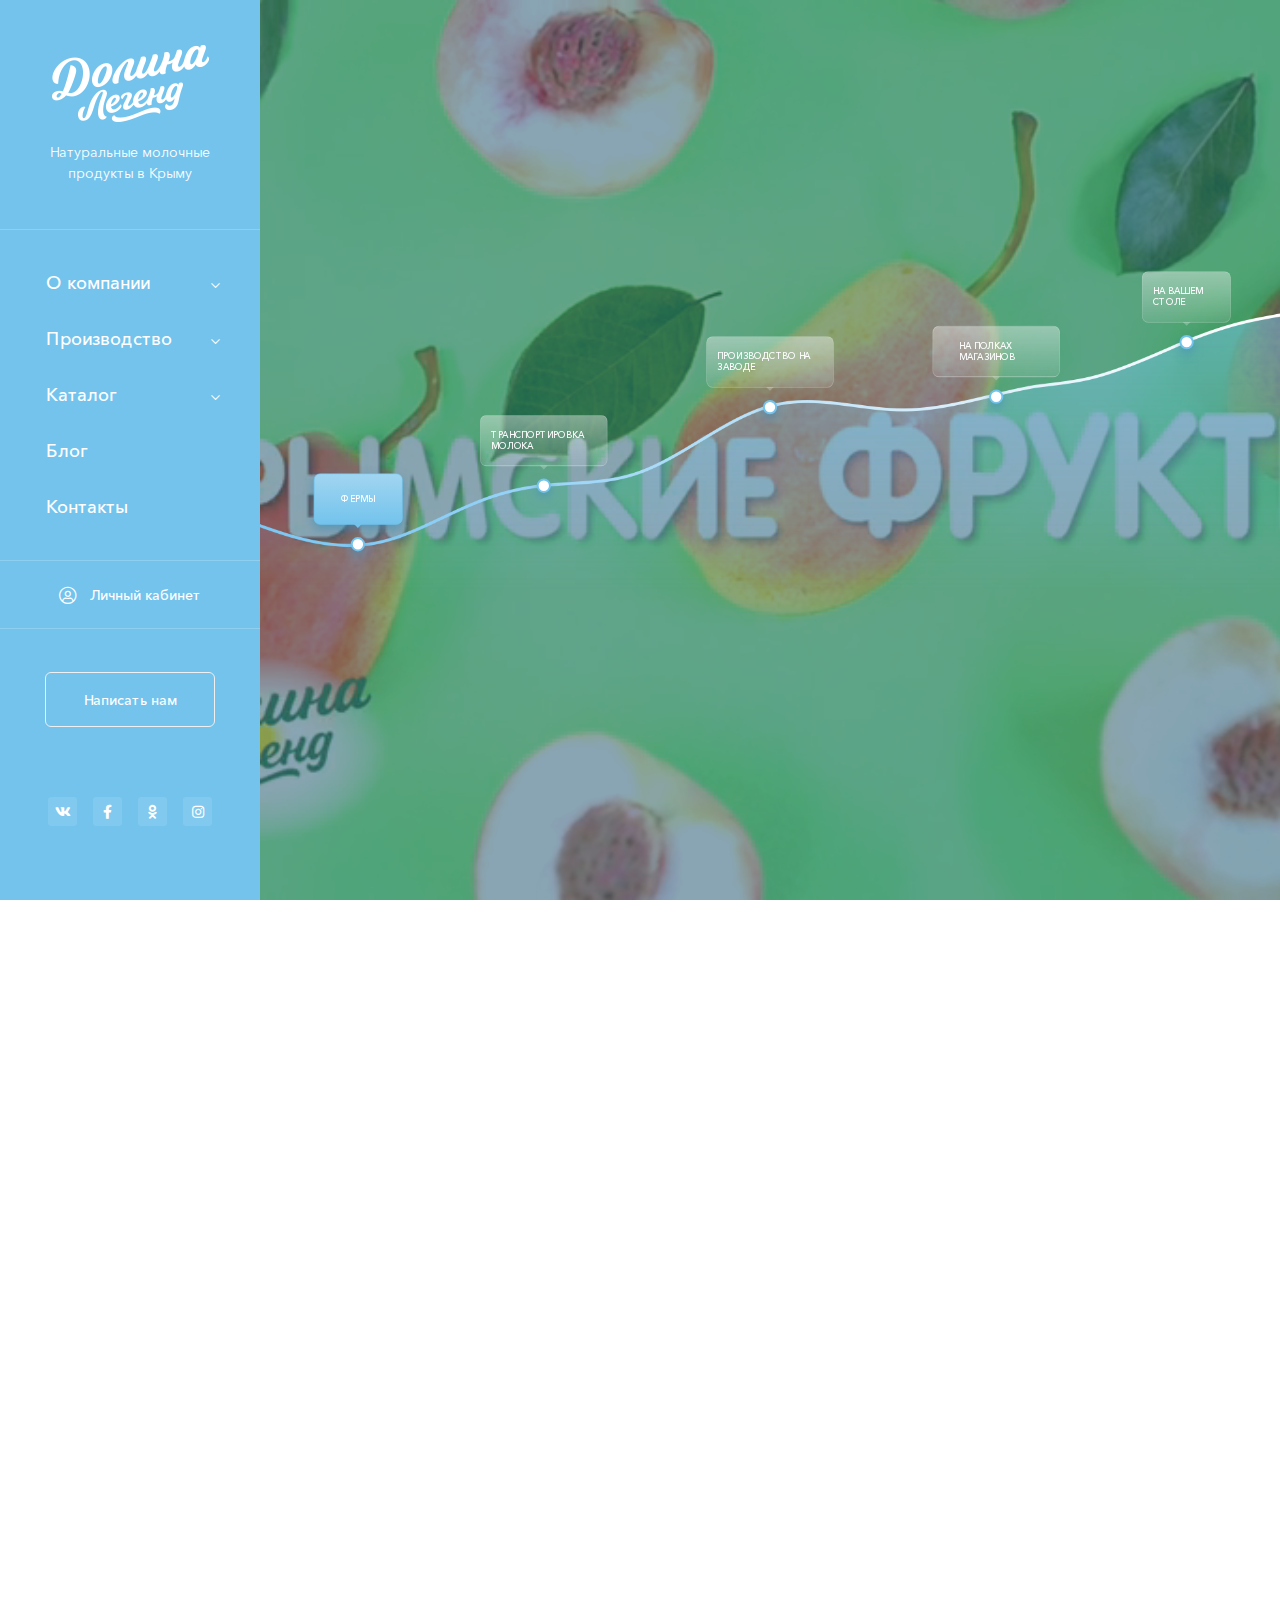
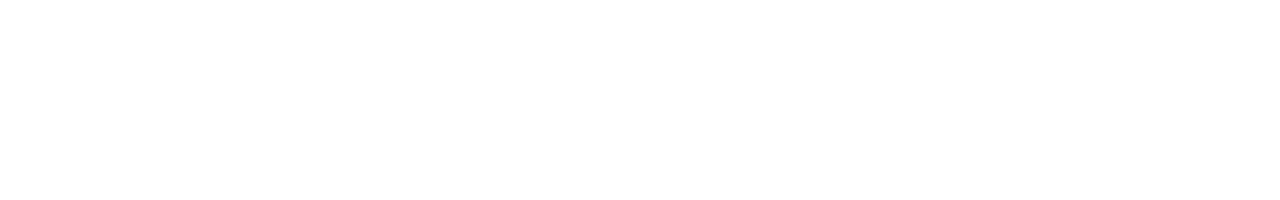
<file: index.html>
<!DOCTYPE html>
<!--[if lt IE 7]><html lang="ru" class="lt-ie9 lt-ie8 lt-ie7"><![endif]-->
<!--[if IE 7]><html lang="ru" class="lt-ie9 lt-ie8"><![endif]-->
<!--[if IE 8]><html lang="ru" class="lt-ie9"><![endif]-->
<!--[if gt IE 8]><!-->
<html lang="ru">
<!--<![endif]-->
<head>
	<meta charset="utf-8" />
	<title>Заголовок</title>
	<meta name="description" content="" />
	<meta http-equiv="X-UA-Compatible" content="IE=edge" />
	<meta name="viewport" content="width=device-width, initial-scale=1.0" />
	<meta name="format-detection" content="telephone=no" />
	<link rel="shortcut icon" href="favicon.png" />
	<link rel="stylesheet" href="libs/bootstrap/bootstrap-grid.css" />
	<link rel="stylesheet" href="libs/fontawesome-free-5.12.0-web/css/all.min.css" />
	<link rel="stylesheet" href="libs/fullPage.js-master/jquery.fullPage.css" />
	<link rel="stylesheet" href="libs/fancybox/jquery.fancybox.css" />
	<link rel="stylesheet" href="libs/slick-1.5.9/slick/slick.css" />
	<link rel="stylesheet" href="libs/slick-1.5.9/slick/slick-theme.css" />
	<link rel="stylesheet" href="css/fonts.css" />
	<link rel="stylesheet" href="css/main.css?ver=1.3" />
	<link rel="stylesheet" href="css/media.css?ver=1.3" />
</head>
<body>

	<div class="wrapper">
 
		<div class="sidebar">
			<div class="sidebar__top">
				<a href="tel:+79789416809" class="phone-mob"><i class="fas fa-phone-alt"></i></a>
				<a href="#" class="logo">
					<img src="img/logo.png" alt="alt">
				</a>
				<div class="logo-descr"> Натуральные молочные продукты в Крыму</div>
				<span class="btn_nav">
					<span class='sandwich'>
						<span class='sw-topper'></span>
						<span class='sw-bottom'></span>
						<span class='sw-footer'></span>
					</span>
				</span>
			</div>
			<div class="sidebar-content">
				<ul class="menu">
					<li class="has_child">
						<a href="#">О компании</a>
						<ul>
							<li><a href="#">О Нас</a></li>
							<li><a href="#">Партнерам</a></li>
							<li><a href="#">Где купить</a></li>
							<li><a href="#">Вакансии</a></li>
						</ul>
					</li>
					<li class="has_child">
						<a href="#">Производство</a>
						<ul>
							<li><a href="#">Молочное производство</a></li>
							<li><a href="#">Сыроварня</a></li>
							<li><a href="#">Напитки</a></li>
						</ul>
					</li>
					<li class="has_child">
						<a href="#">Каталог</a>
						<ul>
							<li><a href="#">Молоко</a></li>
							<li><a href="#">Кефир</a></li>
							<li><a href="#">Сметана</a></li>
							<li><a href="#">Творог</a></li>
							<li><a href="#">Масло</a></li>
							<li><a href="#">Ряженка</a></li>
							<li><a href="#">Бифилайф</a></li>
							<li><a href="#"> Глазированные сырки</a></li>
							<li><a href="#">Десерты</a></li>
							<li><a href="#">Сыры твердые</a></li>
							<li><a href="#">Сыры плавленые</a></li>
							<li><a href="#">Холодный чай</a></li>
							<li><a href="#">Вода</a></li>
						</ul>
					</li>
					<li><a href="#">Блог</a></li>
					<li><a href="#">Контакты</a></li>
				</ul>
				<a href="#" class="btn-personal"><i class="fal fa-user-circle"></i>Личный кабинет</a>
				<a href="#" class="btn-white">Написать нам</a>
				<ul class="list-social">
					<li><a href="#"><i class="fab fa-vk"></i></a></li>
					<li><a href="#"><i class="fab fa-facebook-f"></i></a></li>
					<li><a href="#"><i class="fab fa-odnoklassniki"></i></a></li>
					<li><a href="#"><i class="fab fa-instagram"></i></a></li>
				</ul>
			</div>
		</div>

		<div id="fullpage">
			
			<section class="section">
				<ul class="tabs-video">
					<li class="active"><a href="#tab_video1">Фермы</a></li>
					<li><a href="#tab_video2">Транспортировка молока</a></li>
					<li><a href="#tab_video3">Производство на заводе</a></li>
					<li><a href="#tab_video4">На полках магазинов</a></li>
					<li><a href="#tab_video5">На Вашем столе</a></li>
				</ul>
				<div class="tab-container-video">
					<div class="tab-pane-video active" id="tab_video1">
						<img src="img/bg_video.jpg" alt="alt">
						<video width="100%" data-keepplaying height="auto" preload="auto" autoplay="autoplay" poster="" autoplay muted>
							<source src="img/video1.mp4" type="video/mp4"></source> 
						</video>
					</div>
					<div class="tab-pane-video" id="tab_video2">
						<img src="img/bg_video.jpg" alt="alt">
						<video width="100%" data-keepplaying height="auto" preload="auto" autoplay="autoplay" poster="" autoplay muted>
							<source src="img/video1.mp4" type="video/mp4"></source> 
						</video>
					</div>
					<div class="tab-pane-video" id="tab_video3">
						<img src="img/bg_video.jpg" alt="alt">
						<video width="100%" data-keepplaying height="auto" preload="auto" autoplay="autoplay" poster="" autoplay muted>
							<source src="img/video1.mp4" type="video/mp4"></source> 
						</video>
					</div>
					<div class="tab-pane-video" id="tab_video4">
						<img src="img/bg_video.jpg" alt="alt">
						<video width="100%" data-keepplaying height="auto" preload="auto" autoplay="autoplay" poster="" autoplay muted>
							<source src="img/video1.mp4" type="video/mp4"></source> 
						</video>
					</div>
					<div class="tab-pane-video" id="tab_video5">
						<img src="img/bg_video.jpg" alt="alt">
						<video width="100%" data-keepplaying height="auto" preload="auto" autoplay="autoplay" poster="" autoplay muted>
							<source src="img/video1.mp4" type="video/mp4"></source> 
						</video>
					</div>
				</div>				
			</section>

			<section class="section">
				<div class="wrap-sections">
					<div class="categories">
						<div class="container">
							<div class="row row_categories">
								<div class="col-lg-3">
									<div class="item-category">
										<a href="#" class="item-category__image">
											<img src="img/category1.jpg" alt="alt">
										</a>
										<div class="item-category__content">
											<a href="#" class="item-category__title">О Нас</a>
										</div>
									</div>
								</div>
								<div class="col-lg-4">
									<div class="item-category">
										<a href="#" class="item-category__image">
											<img src="img/category2.jpg" alt="alt">
										</a>
										<div class="item-category__content">
											<a href="#" class="item-category__title">Молочное производство</a>
										</div>
									</div>
									<div class="item-category">
										<a href="#" class="item-category__image">
											<img src="img/category3.jpg" alt="alt">
										</a>
										<div class="item-category__content">
											<a href="#" class="item-category__title">Сыроварня</a>
										</div>
									</div>
								</div>
								<div class="col-lg-5">
									<div class="item-category">
										<a href="#" class="item-category__image">
											<img src="img/category4.jpg" alt="alt">
										</a>
										<div class="item-category__content">
											<a href="#" class="item-category__title">Наша продукция</a>
											<ul>
												<li><a href="#">Молоко</a></li>
												<li><a href="#">Кефир</a></li>
												<li><a href="#">Сметана</a></li>
												<li><a href="#">Творог</a></li>
												<li><a href="#">Масло</a></li>
												<li><a href="#">Ряженка</a></li>
												<li><a href="#">Бифилайф</a></li>
												<li><a href="#">Глазированные сырки</a></li>
												<li><a href="#">Десерты</a></li>
												<li><a href="#">Сыры твердые</a></li>
												<li><a href="#">Сыры плавленые</a></li>
											</ul>
										</div>
									</div>
								</div>
							</div>
						</div>
					</div>
					<footer class="footer">
						<div class="container">
							<div class="row row_footer">
								<div class="col-lg-3 col-md-3">
									<div class="footer__title footer__title_mob">О Компании <i class="fal fa-plus"></i></div>
									<div class="footer__content">
										<ul class="footer__nav">
											<li><a href="#">О Нас</a></li>
											<li><a href="#">Партнерам</a></li>
											<li><a href="#">Где купить</a></li>
											<li><a href="#">Вакансии</a></li>
										</ul>
									</div>
									<div class="footer__title footer__title_mob">Производство <i class="fal fa-plus"></i></div>
									<div class="footer__content">
										<ul class="footer__nav">
											<li><a href="#">Молочное производство</a></li>
											<li><a href="#">Сыроварня</a></li>
										</ul>
									</div>
								</div>
								<div class="col-lg-4 col-md-4 col_pr">
									<div class="footer__title footer__title_mob">Наша продукция <i class="fal fa-plus"></i></div>
									<div class="footer__content">
										<ul class="footer__nav">
											<li><a href="#">Молоко</a></li>
											<li><a href="#">Кефир</a></li>
											<li><a href="#">Сметана</a></li>
											<li><a href="#">Творог</a></li>
											<li><a href="#">Масло</a></li>
											<li><a href="#">Ряженка</a></li>
											<li><a href="#">Бифилайф</a></li>
											<li><a href="#"> Глазированные сырки</a></li>
											<li><a href="#">Десерты</a></li>
											<li><a href="#">Сыры твердые</a></li>
											<li><a href="#"> Сыры плавленые</a></li>
										</ul>
									</div>
								</div>
								<div class="col-lg-2 offset-lg-1 col-md-2">
									<div class="footer__title footer__title_mob">Личный кабинет <i class="fal fa-plus"></i></div>
									<div class="footer__content">
										<ul class="footer__nav">
											<li><a href="#">Вход</a></li>
											<li><a href="#">Регистрация</a></li>
											<li><a href="#">Мои заказы</a></li>
										</ul>
									</div>
									<a href="#" class="footer__title">Блог</a>
									<br>
									<a href="#" class="footer__title">Контакты</a>
								</div>
								<div class="col-lg-2 col-md-2">
									<div class="footer__title footer__title_mob">Наши контакты <i class="fal fa-plus"></i></div>
									<div class="footer__content">
										<div class="footer__title">Офис:</div>
										<p>Офис: г. Симферополь,</p>
										<p>ул. Винницкая, 138, 3 этаж</p>
										<br>
										<div class="footer__title">Телефон:</div>
										<p><a href="tel:+79789416809">+7 (978) 941-68-09</a></p>
										<br>
										<div class="footer__title">Эл. почта:</div>
										<p><a href="mailto:contact@yug-moloko.com">contact@yug-moloko.com</a></p>
									</div>
								</div>
							</div>
						</div>
						<div class="footer-bottom">
							<div class="container">
								<div class="row align-items-center">
									<div class="col-lg-3 col-md-4">
										<a href="#">Политика конфиденциальности</a>
									</div>
									<div class="col-lg-3 col-md-4">
										<p>г. Симферополь © Copyright 2021 г.</p>
									</div>
									<div class="col-lg-3 col-md-4">
										<div class="create">Сделано в <img src="img/copy.svg" alt="alt"></div>
									</div>
								</div>
							</div>
						</div>
					</footer>
				</div>
			</section>

		</div>
		
	</div>

	<!--[if lt IE 9]>
	<script src="libs/html5shiv/es5-shim.min.js"></script>
	<script src="libs/html5shiv/html5shiv.min.js"></script>
	<script src="libs/html5shiv/html5shiv-printshiv.min.js"></script>
	<script src="libs/respond/respond.min.js"></script>
<![endif]-->
<script src="libs/jquery/jquery-1.11.1.min.js"></script>
<script src="libs/jquery-mousewheel/jquery.mousewheel.min.js"></script>
<script src="libs/fancybox/jquery.fancybox.pack.js"></script>
<script src="libs/slick-1.5.9/slick/slick.min.js"></script>
<script src="libs/scroll2id/PageScroll2id.min.js"></script>
<script src="libs/mask/jquery.maskedinput.js"></script>
<script src="libs/fullPage.js-master/vendors/jquery.easings.min.js"></script>
<script src="libs/fullPage.js-master/vendors/scrolloverflow.min.js"></script>
<script src="libs/fullPage.js-master/jquery.fullPage.js"></script>
<script src="libs/jQueryFormStyler-master/jquery.formstyler.min.js"></script>
<script src="js/common.js?ver=1.3"></script>
<!-- Yandex.Metrika counter --><!-- /Yandex.Metrika counter -->
<!-- Google Analytics counter --><!-- /Google Analytics counter -->
</body>
</html>
</file>
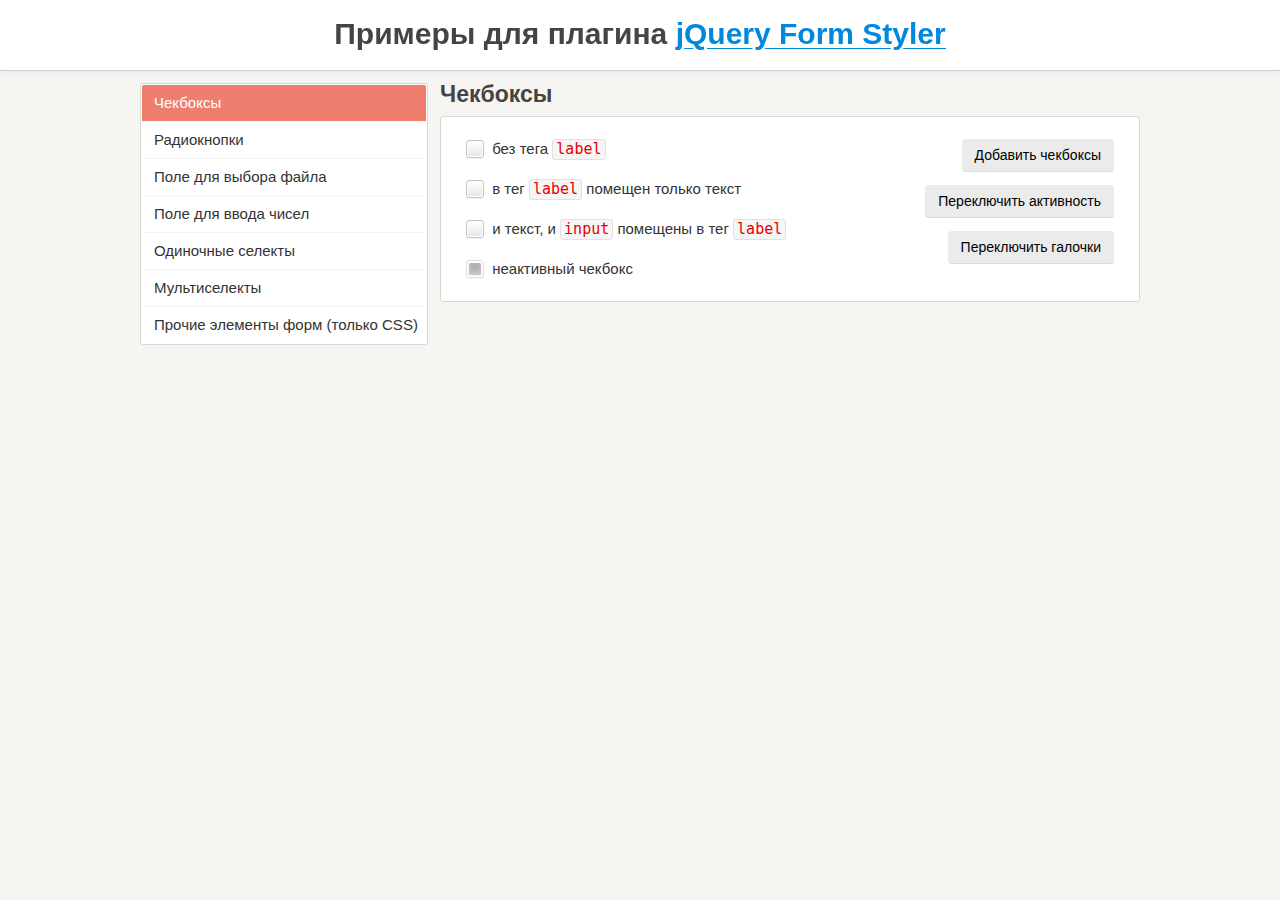
<file: libs/jQueryFormStyler-master/demo/index.html>
<!DOCTYPE html>
<html>
<head>
	<meta charset="utf-8" />
	<meta name="viewport" content="width=device-width, initial-scale=1.0" />
	<title>Примеры для плагина jQuery Form Styler</title>
	<link href="demo.css" rel="stylesheet" />
	<link href="../jquery.formstyler.css" rel="stylesheet" />
	<script src="http://ajax.googleapis.com/ajax/libs/jquery/1.11.3/jquery.min.js"></script>
	<script src="../jquery.formstyler.js"></script>
	<script>
		(function($) {
		$(function() {
			$('input, select').styler({
				selectSearch: true
			});
		});
		})(jQuery);
	</script>
	<script src="demo.js"></script>
</head>

<body>

<h1>Примеры для плагина <a href="http://dimox.name/jquery-form-styler/">jQuery Form Styler</a></h1>

<form method="post">
<div class="wrapper">

	<ul class="menu">
		<li class="current" data-hash="checkbox">Чекбоксы</li>
		<li data-hash="radio">Радиокнопки</li>
		<li data-hash="file">Поле для выбора файла</li>
		<li data-hash="number">Поле для ввода чисел</li>
		<li data-hash="select">Одиночные селекты</li>
		<li data-hash="multiselect">Мультиселекты</li>
		<li data-hash="css">Прочие элементы форм (только CSS)</li>
	</ul>

	<div class="content">

		<div class="box visible">
			<h2>Чекбоксы</h2>

			<div class="section lh">
				<div class="buttons">
					<button type="submit" class="button  add-checkbox">Добавить чекбоксы</button>
					<button type="submit" class="button  disable-input">Переключить активность</button>
					<button type="submit" class="button  check">Переключить галочки</button>
				</div>
				<input type="checkbox" /> без тега <code>label</code><br />
				<span id="r"><input type="checkbox" id="checkbox1" /></span> <label for="checkbox1"> в тег <code>label</code> помещен только текст</label><br />
				<label><input type="checkbox" /> и текст, и <code>input</code> помещены в тег <code>label</code></label><br />
				<label><input type="checkbox" disabled checked /> неактивный чекбокс</label>
			</div><!-- .section -->
		</div><!-- .box -->

		<div class="box">
			<h2>Радиокнопки</h2>

			<div class="section lh">
				<div class="buttons">
					<button type="submit" class="button  add-radio">Добавить радиокнопки</button>
					<button type="submit" class="button  disable-input">Переключить активность</button>
				</div>
				<input type="radio" name="radio" /> без тега <code>label</code><br />
				<input type="radio" name="radio" id="radio1" /> <label for="radio1"> в тег <code>label</code> помещен только текст</label><br />
				<label><input type="radio" name="radio" /> и текст, и <code>input</code> помещены в тег <code>label</code></label><br />
				<label><input type="radio" name="radio" disabled /> неактивная радиокнопка</label>
			</div><!-- .section -->
		</div><!-- .box -->

		<div class="box">
			<h2>Поле для выбора файла</h2>

			<div class="section">
				<div class="buttons">
					<button type="submit" class="button  add-file">Добавить поле</button>
					<button type="submit" class="button  disable-input">Переключить активность</button>
				</div>
				<input type="file" />
			</div><!-- .section -->
		</div><!-- .box -->

		<div class="box">
			<h2>Поле для ввода чисел</h2>

			<div class="section">
				<div class="buttons">
					<button type="submit" class="button  add-number">Добавить поле</button>
					<button type="submit" class="button  disable-input">Переключить активность</button>
				</div>
				<p>Поле без атрибутов.</p>
				<input type="number" />
			</div><!-- .section -->

			<div class="section">
				<p>Поле с атрибутами <code>min="0" max="100" step="5"</code>.</p>
				<input type="number" min="0" max="100" step="5" />
			</div><!-- .section -->

			<div class="section  number-plus-minus">
			<p>Другой вид переключателей.</p>
				<input type="number" />
			</div><!-- .section -->
		</div><!-- .box -->

		<div class="box">

			<h2>Одиночные селекты</h2>

			<p style="color: #43C617">По умолчанию ширина селекта на этой странице установлена 250 пикселей.</p>

			<div class="section">
				<div class="buttons">
					<button type="submit" class="button  add-select">Добавить селект</button>
					<button type="submit" class="button  add-options">Добавить пункты в список</button>
					<button type="submit" class="button  disable-select">Переключить активность селекта</button>
					<button type="submit" class="button  disable-options">Переключить активность пунктов</button>
				</div>
				<p><strong>Простой селект</strong> с несколькими пунктами, <br />один из них неактивный.</p>
				<select>
					<option>-- Выберите --</option>
					<option>Пункт 1</option>
					<option>Пункт 2</option>
					<option disabled>Пункт 3</option>
					<option>Пункт 4</option>
					<option>Пункт 5</option>
				</select>
			</div><!-- .section -->

			<div class="section">

				<p>Селект <strong>без заданной ширины</strong>, имеющий пункт <strong>с длинным текстом</strong>.</p>
				<select class="width-auto">
					<option>-- Выберите --</option>
					<option>Пункт 1</option>
					<option>Пункт 2</option>
					<option>Какой-то пункт с очень-очень-очень длинным-длинным-длинным текстом</option>
					<option>Пункт 4</option>
					<option>Пункт 5</option>
				</select>

				<br /><br />

				<p>Селект <strong>с шириной 200 пикселей</strong>, имеющий пункт <strong>с длинным текстом</strong>.</p>
				<select class="width-200">
					<option>-- Выберите --</option>
					<option>Пункт 1</option>
					<option>Пункт 2</option>
					<option>Какой-то пункт с очень-очень-очень длинным-длинным-длинным текстом</option>
					<option>Пункт 4</option>
					<option>Пункт 5</option>
				</select>

			</div><!-- .section -->

			<div class="section">

				<div class="sec maxheight">
					<p>Выпадающий список этого селекта <br /><strong>органичен по высоте</strong>.</p>
					<select>
						<option>-- Выберите --</option>
						<option>Пункт 1</option>
						<option>Пункт 2</option>
						<option>Пункт 3</option>
						<option>Пункт 4</option>
						<option>Пункт 5</option>
						<option>Пункт 6</option>
						<option>Пункт 7</option>
						<option>Пункт 8</option>
						<option>Пункт 9</option>
						<option>Пункт 10</option>
						<option>Пункт 11</option>
						<option>Пункт 12</option>
						<option>Пункт 13</option>
						<option>Пункт 14</option>
						<option>Пункт 15</option>
						<option>Пункт 16</option>
						<option>Пункт 17</option>
						<option>Пункт 18</option>
						<option>Пункт 19</option>
						<option>Пункт 20</option>
						<option>Пункт 21</option>
						<option>Пункт 22</option>
						<option>Пункт 23</option>
						<option>Пункт 24</option>
						<option>Пункт 25</option>
						<option>Пункт 26</option>
						<option>Пункт 27</option>
						<option>Пункт 28</option>
						<option>Пункт 29</option>
						<option>Пункт 30</option>
					</select>
				</div><!-- .sec -->

				<div class="sec">
					<p>Селект <strong>с длинным списком</strong>, не ограниченным максимальной высотой.</p>
					<select>
						<option>-- Выберите --</option>
						<option>Пункт 1</option>
						<option>Пункт 2</option>
						<option>Пункт 3</option>
						<option>Пункт 4</option>
						<option>Пункт 5</option>
						<option>Пункт 6</option>
						<option>Пункт 7</option>
						<option>Пункт 8</option>
						<option>Пункт 9</option>
						<option>Пункт 10</option>
						<option>Пункт 11</option>
						<option>Пункт 12</option>
						<option>Пункт 13</option>
						<option>Пункт 14</option>
						<option>Пункт 15</option>
						<option>Пункт 16</option>
						<option>Пункт 17</option>
						<option>Пункт 18</option>
						<option>Пункт 19</option>
						<option>Пункт 20</option>
						<option>Пункт 21</option>
						<option>Пункт 22</option>
						<option>Пункт 23</option>
						<option>Пункт 24</option>
						<option>Пункт 25</option>
						<option>Пункт 26</option>
						<option>Пункт 27</option>
						<option>Пункт 28</option>
						<option>Пункт 29</option>
						<option>Пункт 30</option>
						<option>Пункт 31</option>
						<option>Пункт 32</option>
						<option>Пункт 33</option>
						<option>Пункт 34</option>
						<option>Пункт 35</option>
						<option>Пункт 36</option>
						<option>Пункт 37</option>
						<option>Пункт 38</option>
						<option>Пункт 39</option>
						<option>Пункт 40</option>
						<option>Пункт 41</option>
						<option>Пункт 42</option>
						<option>Пункт 43</option>
						<option>Пункт 44</option>
						<option>Пункт 45</option>
						<option>Пункт 46</option>
						<option>Пункт 47</option>
						<option>Пункт 48</option>
						<option>Пункт 49</option>
						<option>Пункт 50</option>
						<option>Пункт 51</option>
						<option>Пункт 52</option>
						<option>Пункт 53</option>
						<option>Пункт 54</option>
						<option>Пункт 55</option>
						<option>Пункт 56</option>
						<option>Пункт 57</option>
						<option>Пункт 58</option>
						<option>Пункт 59</option>
						<option>Пункт 60</option>
						<option>Пункт 61</option>
						<option>Пункт 62</option>
						<option>Пункт 63</option>
						<option>Пункт 64</option>
						<option>Пункт 65</option>
						<option>Пункт 66</option>
						<option>Пункт 67</option>
						<option>Пункт 68</option>
						<option>Пункт 69</option>
						<option>Пункт 70</option>
						<option>Пункт 71</option>
						<option>Пункт 72</option>
						<option>Пункт 73</option>
						<option>Пункт 74</option>
						<option>Пункт 75</option>
						<option>Пункт 76</option>
						<option>Пункт 77</option>
						<option>Пункт 78</option>
						<option>Пункт 79</option>
						<option>Пункт 80</option>
						<option>Пункт 81</option>
						<option>Пункт 82</option>
						<option>Пункт 83</option>
						<option>Пункт 84</option>
						<option>Пункт 85</option>
						<option>Пункт 86</option>
						<option>Пункт 87</option>
						<option>Пункт 88</option>
						<option>Пункт 89</option>
						<option>Пункт 90</option>
						<option>Пункт 91</option>
						<option>Пункт 92</option>
						<option>Пункт 93</option>
						<option>Пункт 94</option>
						<option>Пункт 95</option>
						<option>Пункт 96</option>
						<option>Пункт 97</option>
						<option>Пункт 98</option>
						<option>Пункт 99</option>
						<option>Пункт 100</option>
					</select>
				</div><!-- .sec -->

			</div><!-- .section -->

			<div class="section">

				<div class="sec">
					<p>Проверяем, правильное ли значение передается при изменении. У оригинального селекта прописано: <code>onchange="alert(this.value)"</code>.</p>
					<select onchange="alert(this.value)">
						<option>-- Выберите --</option>
						<option>Пункт 1</option>
						<option>Пункт 2</option>
						<option>Пункт 3</option>
						<option>Пункт 4</option>
						<option>Пункт 5</option>
					</select>
				</div><!-- .sec -->

				<div class="sec">
					<p>Селект <strong>с замещающим текстом</strong> (placeholder). Текст "-- Выберите --" задан не через тег <code>option</code>, а через атрибут <code>data-placeholder</code>.</p>
					<select data-placeholder="-- Выберите --">
						<option label="-"></option>
						<option>Пункт 1</option>
						<option>Пункт 2</option>
						<option>Пункт 3</option>
						<option>Пункт 4</option>
						<option>Пункт 5</option>
					</select>
				</div><!-- .sec -->

			</div><!-- .section -->

			<div class="section">

				<div class="sec">
					<p>Селект <strong>с группировкой пунктов</strong> <br />(используется тег <code>optgroup</code>), один из них неактивный.</p>
					<select>
						<option>-- Выберите --</option>
						<optgroup label="Группа 1">
							<option>Пункт 1.1</option>
							<option>Пункт 1.2</option>
							<option>Пункт 1.3</option>
						</optgroup>
						<optgroup label="Группа 2">
							<option>Пункт 2.1</option>
							<option disabled>Пункт 2.2</option>
							<option>Пункт 2.3</option>
						</optgroup>
					</select>
				</div><!-- .sec -->

				<div class="sec">
					<p>Селект с выделением групп <strong>разными цветами</strong> (указаны классы <code>.color1</code> и <code>.color2</code> для <code>optgroup</code>).</p>
					<select>
						<option>-- Выберите --</option>
						<optgroup label="Группа 1" class="color1">
							<option>Пункт 1.1</option>
							<option>Пункт 1.2</option>
							<option>Пункт 1.3</option>
						</optgroup>
						<optgroup label="Группа 2" class="color2">
							<option>Пункт 2.1</option>
							<option>Пункт 2.2</option>
							<option>Пункт 2.3</option>
						</optgroup>
					</select>
				</div><!-- .sec -->

			</div><!-- .section -->

			<div class="section">

				<div class="sec showChanged">
					<p>Показываем, что селект изменен, используя класс <code>.changed</code> (появляется зеленая обводка).</p>
					<select>
						<option>-- Выберите --</option>
						<option>Пункт 1</option>
						<option>Пункт 2</option>
						<option>Пункт 3</option>
						<option>Пункт 4</option>
						<option>Пункт 5</option>
					</select>
				</div><!-- .sec -->

				<div class="sec lang">
					<p>Класс, указаннный для <code>option</code>, передается свернутом селекту, благодаря чему мы в нем видим флаг.</p>
					<select>
						<option>-- Выберите язык --</option>
						<option class="lang-en">Английский</option>
						<option class="lang-es">Испанский</option>
						<option class="lang-de">Немецкий</option>
						<option class="lang-ru">Русский</option>
						<option class="lang-fr">Французский</option>
					</select>
				</div><!-- .sec -->

			</div><!-- .section -->

			<br /><br /><br /><br /><br /><br /><br /><br /><br /><br />

		</div><!-- .box -->

		<div class="box">

			<h2>Мультиселекты</h2>

			<div class="section">
				<div class="buttons">
					<button type="submit" class="button  add-select  multiple">Добавить селект</button>
					<button type="submit" class="button  add-options">Добавить пункты в список</button>
					<button type="submit" class="button  disable-select">Переключить активность селекта</button>
					<button type="submit" class="button  disable-options">Переключить активность пунктов</button>
				</div>
				<p><strong>Мультиселект</strong>, один из пунктов неактивный, <br />параметр <code>size</code> не указан.</p>
				<select multiple>
					<option>-- Выберите --</option>
					<option>Пункт 1</option>
					<option>Пункт 2</option>
					<option disabled>Пункт 3</option>
					<option>Пункт 4</option>
					<option>Пункт 5</option>
				</select>
			</div><!-- .section -->

			<div class="section">
				<p>Мультиселект <strong>с параметром</strong> <code>size</code> <strong>равным</strong> <code>6</code> и <strong>с заданной шириной</strong> (400 пикселей).</p>
				<select multiple size="6" class="width-400">
					<option>-- Выберите один или несколько пунктов --</option>
					<option>Пункт 1</option>
					<option>Пункт 2</option>
					<option>Пункт 3</option>
					<option>Пункт 4</option>
					<option>Пункт 5</option>
				</select>
			</div><!-- .section -->

			<div class="section">

				<div class="sec">
					<p>Мультиселект <strong>с группировкой пунктов</strong> (используется тег <code>optgroup</code>), один из них неактивный.</p>
					<select multiple size="9">
						<option>-- Выберите --</option>
						<optgroup label="Группа 1">
							<option>Пункт 1.1</option>
							<option>Пункт 1.2</option>
							<option>Пункт 1.3</option>
						</optgroup>
						<optgroup label="Группа 2">
							<option>Пункт 2.1</option>
							<option disabled>Пункт 2.2</option>
							<option>Пункт 2.3</option>
						</optgroup>
					</select>
				</div><!-- .sec -->

				<div class="sec">
					<p>Мультиселект с выделением групп <strong>разными цветами</strong> (указаны классы <code>.color1</code> и <code>.color2</code> для <code>optgroup</code>).</p>
					<select multiple size="9">
						<option>-- Выберите --</option>
						<optgroup label="Группа 1" class="color1">
							<option>Пункт 1.1</option>
							<option>Пункт 1.2</option>
							<option>Пункт 1.3</option>
						</optgroup>
						<optgroup label="Группа 2" class="color2">
							<option>Пункт 2.1</option>
							<option>Пункт 2.2</option>
							<option>Пункт 2.3</option>
						</optgroup>
					</select>
				</div><!-- .sec -->

			</div><!-- .section -->

		</div><!-- .box -->

		<div class="box">

			<h2>Прочие элементы форм (только CSS)</h2>

			<div class="section css">
				<p>Стилизация данных элементов <strong>не требует наличия плагина</strong>.</p>

				<input class="styler" type="text" size="60" placeholder="Однострочное текстовое поле..." /> <code>&lt;input type="text"></code>

				<input class="styler" type="password" size="60" placeholder="Поле для ввода пароля..." /> <code>&lt;input type="password"></code>

				<textarea class="styler" cols="60" rows="5" placeholder="Многострочное текстовое поле..."></textarea> <code>&lt;textarea>&lt;/textarea></code><br />

				<input class="styler" type="button" value="Кнопка" /> <code>&lt;input type="button"></code><br />

				<button class="styler" type="submit">Кнопка</button> <code>&lt;button>&lt;/button></code><br />

				<input class="styler" type="reset" value="Сброс" /> <code>&lt;input type="reset"></code><br />

				<input class="styler" type="button" value="Кнопка неактивная" disabled /> <code>&lt;input type="button" disabled></code><br />
				<button class="styler" type="submit" disabled>Кнопка неактивная</button> <code>&lt;button disabled>&lt;/button></code>

			</div><!-- .section -->

		</div><!-- .box -->

	</div><!-- .content -->

</div><!-- .wrapper -->
</form>

</body>
</html>
</file>
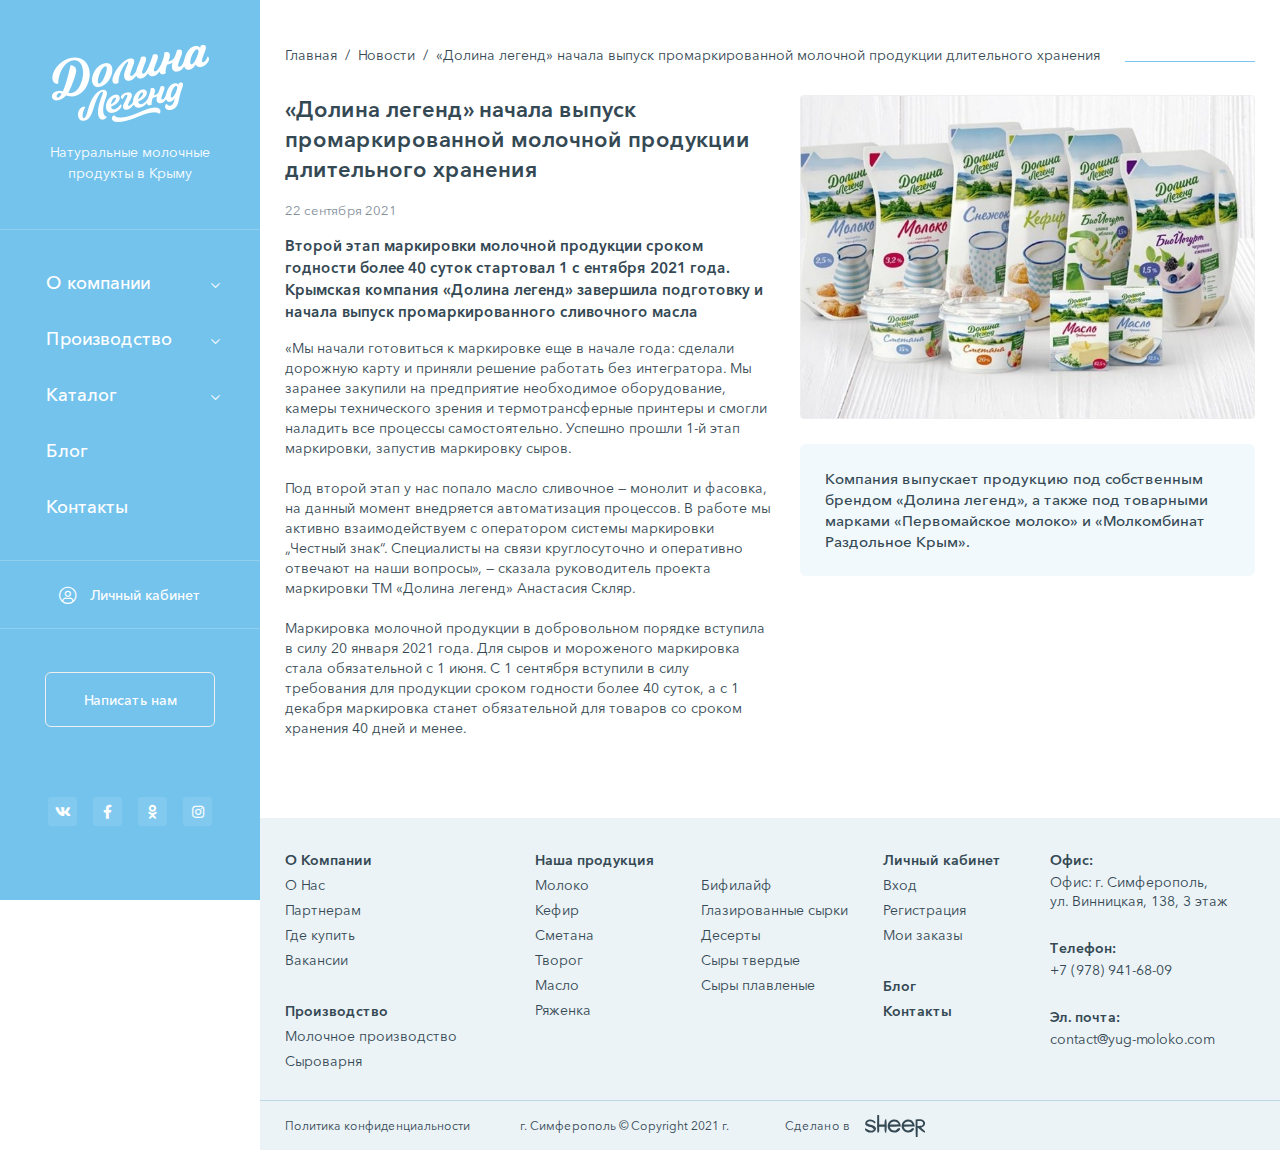
<file: article.html>
<!DOCTYPE html>
<!--[if lt IE 7]><html lang="ru" class="lt-ie9 lt-ie8 lt-ie7"><![endif]-->
<!--[if IE 7]><html lang="ru" class="lt-ie9 lt-ie8"><![endif]-->
<!--[if IE 8]><html lang="ru" class="lt-ie9"><![endif]-->
<!--[if gt IE 8]><!-->
<html lang="ru">
<!--<![endif]-->
<head>
	<meta charset="utf-8" />
	<title>Заголовок</title>
	<meta name="description" content="" />
	<meta http-equiv="X-UA-Compatible" content="IE=edge" />
	<meta name="viewport" content="width=device-width, initial-scale=1.0" />
	<meta name="format-detection" content="telephone=no" />
	<link rel="shortcut icon" href="favicon.png" />
	<link rel="stylesheet" href="libs/bootstrap/bootstrap-grid.css" />
	<link rel="stylesheet" href="libs/fontawesome-free-5.12.0-web/css/all.min.css" />
	<link rel="stylesheet" href="libs/fullPage.js-master/jquery.fullPage.css" />
	<link rel="stylesheet" href="libs/fancybox/jquery.fancybox.css" />
	<link rel="stylesheet" href="libs/slick-1.5.9/slick/slick.css" />
	<link rel="stylesheet" href="libs/slick-1.5.9/slick/slick-theme.css" />
	<link rel="stylesheet" href="css/fonts.css" />
	<link rel="stylesheet" href="css/main.css?ver=1.12" />
	<link rel="stylesheet" href="css/media.css?ver=1.12" />
</head>
<body>

	<div class="wrapper">

		<div class="sidebar">
			<div class="sidebar__top"> 
				<a href="tel:+79789416809" class="phone-mob"><i class="fas fa-phone-alt"></i></a>
				<a href="#" class="logo">
					<img src="img/logo.png" alt="alt">
				</a>
				<div class="logo-descr"> Натуральные молочные продукты в Крыму</div>
				<span class="btn_nav">
					<span class='sandwich'>
						<span class='sw-topper'></span>
						<span class='sw-bottom'></span>
						<span class='sw-footer'></span>
					</span>
				</span>
			</div>
			<div class="sidebar-content">
				<ul class="menu">
					<li class="has_child">
						<a href="#">О компании</a>
						<ul>
							<li><a href="#">О Нас</a></li>
							<li><a href="#">Партнерам</a></li>
							<li><a href="#">Где купить</a></li>
							<li><a href="#">Вакансии</a></li>
						</ul>
					</li>
					<li class="has_child">
						<a href="#">Производство</a>
						<ul>
							<li><a href="#">Молочное производство</a></li>
							<li><a href="#">Сыроварня</a></li>
						</ul>
					</li>
					<li class="has_child">
						<a href="#">Каталог</a>
						<ul>
							<li><a href="#">Молоко</a></li>
							<li><a href="#">Кефир</a></li>
							<li><a href="#">Сметана</a></li>
							<li><a href="#">Творог</a></li>
							<li><a href="#">Масло</a></li>
							<li><a href="#">Ряженка</a></li>
							<li><a href="#">Бифилайф</a></li>
							<li><a href="#"> Глазированные сырки</a></li>
							<li><a href="#">Десерты</a></li>
							<li><a href="#">Сыры твердые</a></li>
							<li><a href="#"> Сыры плавленые</a></li>
						</ul>
					</li>
					<li><a href="#">Блог</a></li>
					<li><a href="#">Контакты</a></li>
				</ul>
				<a href="#" class="btn-personal"><i class="fal fa-user-circle"></i>Личный кабинет</a>
				<a href="#" class="btn-white">Написать нам</a>
				<ul class="list-social">
					<li><a href="#"><i class="fab fa-vk"></i></a></li>
					<li><a href="#"><i class="fab fa-facebook-f"></i></a></li>
					<li><a href="#"><i class="fab fa-odnoklassniki"></i></a></li>
					<li><a href="#"><i class="fab fa-instagram"></i></a></li>
				</ul>
			</div>
		</div>

		<div class="fullpage-wrapper">
			
			<section class="article">
				<div class="container">
					<div class="breadcrumbs-wrap">
						<ul class="breadcrumbs">
							<li><a href="#">Главная</a><span>/</span></li>
							<li><a href="#">Новости</a><span>/</span></li>
							<li>«Долина легенд» начала выпуск промаркированной молочной продукции длительного хранения</li>
						</ul>
					</div>
					<div class="row">
						<div class="col-lg-6 article__left">
							<h1>«Долина легенд» начала выпуск промаркированной молочной продукции длительного хранения</h1>
							<time>22 сентября 2021</time>
							<h2>Второй этап маркировки молочной продукции сроком годности более 40 суток стартовал 1 с ентября 2021 года. Крымская компания «Долина легенд» завершила подготовку и начала выпуск промаркированного сливочного масла</h2>
							<p>«Мы начали готовиться к маркировке еще в начале года: сделали дорожную карту и приняли решение работать без интегратора. Мы заранее закупили на предприятие необходимое оборудование, камеры технического зрения и термотрансферные принтеры и смогли наладить все процессы самостоятельно. Успешно прошли 1-й этап маркировки, запустив маркировку сыров. </p>
							<p>Под второй этап у нас попало масло сливочное — монолит и фасовка, на данный момент внедряется автоматизация процессов. В работе мы активно взаимодействуем с оператором системы маркировки „Честный знак“. Специалисты на связи круглосуточно и оперативно отвечают на наши вопросы», — сказала руководитель проекта маркировки ТМ «Долина легенд» Анастасия Скляр.</p>
							<p>Маркировка молочной продукции в добровольном порядке вступила в силу 20 января 2021 года. Для сыров и мороженого маркировка стала обязательной с 1 июня. С 1 сентября вступили в силу требования для продукции сроком годности более 40 суток, а с 1 декабря маркировка станет обязательной для товаров со сроком хранения 40 дней и менее.</p>
						</div>
						<div class="col-lg-6 article__right">
							<img src="img/article.jpg" alt="alt">
							<blockquote>
								<p>Компания выпускает продукцию под собственным брендом «Долина легенд», а также под товарными марками «Первомайское молоко» и «Молкомбинат Раздольное Крым».</p>
							</blockquote>
						</div>
					</div>
				</div>
			</section>

			<section class="section">
				<div class="wrap-sections">
					
					<footer class="footer">
						<div class="container">
							<div class="row row_footer">
								<div class="col-lg-3 col-md-3">
									<div class="footer__title footer__title_mob">О Компании <i class="fal fa-plus"></i></div>
									<div class="footer__content">
										<ul class="footer__nav">
											<li><a href="#">О Нас</a></li>
											<li><a href="#">Партнерам</a></li>
											<li><a href="#">Где купить</a></li>
											<li><a href="#">Вакансии</a></li>
										</ul>
									</div>
									<div class="footer__title footer__title_mob">Производство <i class="fal fa-plus"></i></div>
									<div class="footer__content">
										<ul class="footer__nav">
											<li><a href="#">Молочное производство</a></li>
											<li><a href="#">Сыроварня</a></li>
										</ul>
									</div>
								</div>
								<div class="col-lg-4 col-md-4 col_pr">
									<div class="footer__title footer__title_mob">Наша продукция <i class="fal fa-plus"></i></div>
									<div class="footer__content">
										<ul class="footer__nav">
											<li><a href="#">Молоко</a></li>
											<li><a href="#">Кефир</a></li>
											<li><a href="#">Сметана</a></li>
											<li><a href="#">Творог</a></li>
											<li><a href="#">Масло</a></li>
											<li><a href="#">Ряженка</a></li>
											<li><a href="#">Бифилайф</a></li>
											<li><a href="#"> Глазированные сырки</a></li>
											<li><a href="#">Десерты</a></li>
											<li><a href="#">Сыры твердые</a></li>
											<li><a href="#"> Сыры плавленые</a></li>
										</ul>
									</div>
								</div>
								<div class="col-lg-2 offset-lg-1 col-md-2">
									<div class="footer__title footer__title_mob">Личный кабинет <i class="fal fa-plus"></i></div>
									<div class="footer__content">
										<ul class="footer__nav">
											<li><a href="#">Вход</a></li>
											<li><a href="#">Регистрация</a></li>
											<li><a href="#">Мои заказы</a></li>
										</ul>
									</div>
									<a href="#" class="footer__title">Блог</a>
									<br>
									<a href="#" class="footer__title">Контакты</a>
								</div>
								<div class="col-lg-2 col-md-2">
									<div class="footer__title footer__title_mob">Наши контакты <i class="fal fa-plus"></i></div>
									<div class="footer__content">
										<div class="footer__title">Офис:</div>
										<p>Офис: г. Симферополь,</p>
										<p>ул. Винницкая, 138, 3 этаж</p>
										<br>
										<div class="footer__title">Телефон:</div>
										<p><a href="tel:+79789416809">+7 (978) 941-68-09</a></p>
										<br>
										<div class="footer__title">Эл. почта:</div>
										<p><a href="mailto:contact@yug-moloko.com">contact@yug-moloko.com</a></p>
									</div>
								</div>
							</div>
						</div>
						<div class="footer-bottom">
							<div class="container">
								<div class="row align-items-center">
									<div class="col-lg-3 col-md-4">
										<a href="#">Политика конфиденциальности</a>
									</div>
									<div class="col-lg-3 col-md-4">
										<p>г. Симферополь © Copyright 2021 г.</p>
									</div>
									<div class="col-lg-3 col-md-4">
										<div class="create">Сделано в <img src="img/copy.svg" alt="alt"></div>
									</div>
								</div>
							</div>
						</div>
					</footer>
				</div>
			</section>

		</div>
		
	</div>

	<!--[if lt IE 9]>
	<script src="libs/html5shiv/es5-shim.min.js"></script>
	<script src="libs/html5shiv/html5shiv.min.js"></script>
	<script src="libs/html5shiv/html5shiv-printshiv.min.js"></script>
	<script src="libs/respond/respond.min.js"></script>
<![endif]-->
<script src="libs/jquery/jquery-1.11.1.min.js"></script>
<script src="libs/jquery-mousewheel/jquery.mousewheel.min.js"></script>
<script src="libs/fancybox/jquery.fancybox.pack.js"></script>
<script src="libs/slick-1.5.9/slick/slick.min.js"></script>
<script src="libs/scroll2id/PageScroll2id.min.js"></script>
<script src="libs/mask/jquery.maskedinput.js"></script>
<script src="libs/fullPage.js-master/vendors/jquery.easings.min.js"></script>
<script src="libs/fullPage.js-master/vendors/scrolloverflow.min.js"></script>
<script src="libs/fullPage.js-master/jquery.fullPage.js"></script>
<script src="libs/jQueryFormStyler-master/jquery.formstyler.min.js"></script>
<script src="js/common.js?ver=1.12"></script>
<!-- Yandex.Metrika counter --><!-- /Yandex.Metrika counter -->
<!-- Google Analytics counter --><!-- /Google Analytics counter -->
</body>
</html>
</file>
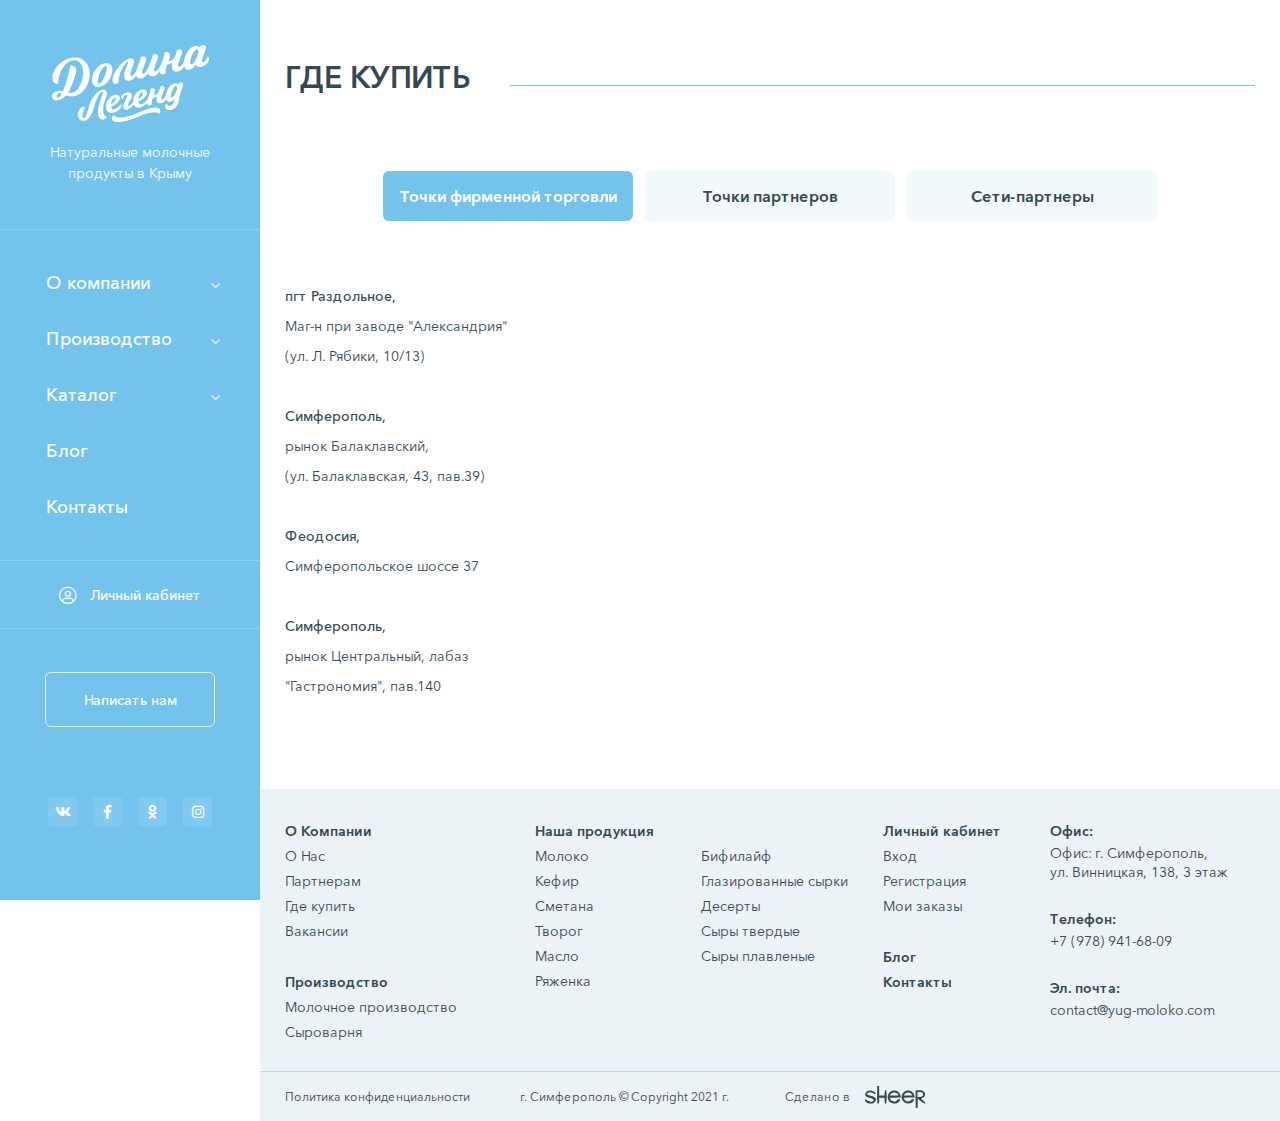
<file: buy.html>
<!DOCTYPE html>
<!--[if lt IE 7]><html lang="ru" class="lt-ie9 lt-ie8 lt-ie7"><![endif]-->
<!--[if IE 7]><html lang="ru" class="lt-ie9 lt-ie8"><![endif]-->
<!--[if IE 8]><html lang="ru" class="lt-ie9"><![endif]-->
<!--[if gt IE 8]><!-->
<html lang="ru">
<!--<![endif]-->
<head>
	<meta charset="utf-8" />
	<title>Заголовок</title>
	<meta name="description" content="" />
	<meta http-equiv="X-UA-Compatible" content="IE=edge" />
	<meta name="viewport" content="width=device-width, initial-scale=1.0" />
	<meta name="format-detection" content="telephone=no" />
	<link rel="shortcut icon" href="favicon.png" />
	<link rel="stylesheet" href="libs/bootstrap/bootstrap-grid.css" />
	<link rel="stylesheet" href="libs/fontawesome-free-5.12.0-web/css/all.min.css" />
	<link rel="stylesheet" href="libs/fullPage.js-master/jquery.fullPage.css" />
	<link rel="stylesheet" href="libs/fancybox/jquery.fancybox.css" />
	<link rel="stylesheet" href="libs/slick-1.5.9/slick/slick.css" />
	<link rel="stylesheet" href="libs/slick-1.5.9/slick/slick-theme.css" />
	<link rel="stylesheet" href="css/fonts.css" />
	<link rel="stylesheet" href="css/main.css?ver=1.10" />
	<link rel="stylesheet" href="css/media.css?ver=1.10" />
</head>
<body>

	<div class="wrapper">

		<div class="sidebar">
			<div class="sidebar__top">
				<a href="tel:+79789416809" class="phone-mob"><i class="fas fa-phone-alt"></i></a>
				<a href="#" class="logo">
					<img src="img/logo.png" alt="alt">
				</a>
				<div class="logo-descr"> Натуральные молочные продукты в Крыму</div>
				<span class="btn_nav">
					<span class='sandwich'>
						<span class='sw-topper'></span>
						<span class='sw-bottom'></span>
						<span class='sw-footer'></span>
					</span> 
				</span>
			</div>
			<div class="sidebar-content">
				<ul class="menu">
					<li class="has_child">
						<a href="#">О компании</a>
						<ul>
							<li><a href="#">О Нас</a></li>
							<li><a href="#">Партнерам</a></li>
							<li><a href="#">Где купить</a></li>
							<li><a href="#">Вакансии</a></li>
						</ul>
					</li>
					<li class="has_child">
						<a href="#">Производство</a>
						<ul>
							<li><a href="#">Молочное производство</a></li>
							<li><a href="#">Сыроварня</a></li>
							<li><a href="#">Напитки</a></li>
						</ul>
					</li>
					<li class="has_child">
						<a href="#">Каталог</a>
						<ul>
							<li><a href="#">Молоко</a></li>
							<li><a href="#">Кефир</a></li>
							<li><a href="#">Сметана</a></li>
							<li><a href="#">Творог</a></li>
							<li><a href="#">Масло</a></li>
							<li><a href="#">Ряженка</a></li>
							<li><a href="#">Бифилайф</a></li>
							<li><a href="#"> Глазированные сырки</a></li>
							<li><a href="#">Десерты</a></li>
							<li><a href="#">Сыры твердые</a></li>
							<li><a href="#">Сыры плавленые</a></li>
							<li><a href="#">Холодный чай</a></li>
							<li><a href="#">Вода</a></li>
						</ul>
					</li>
					<li><a href="#">Блог</a></li>
					<li><a href="#">Контакты</a></li>
				</ul>
				<a href="#" class="btn-personal"><i class="fal fa-user-circle"></i>Личный кабинет</a>
				<a href="#" class="btn-white">Написать нам</a>
				<ul class="list-social">
					<li><a href="#"><i class="fab fa-vk"></i></a></li>
					<li><a href="#"><i class="fab fa-facebook-f"></i></a></li>
					<li><a href="#"><i class="fab fa-odnoklassniki"></i></a></li>
					<li><a href="#"><i class="fab fa-instagram"></i></a></li>
				</ul>
			</div>
		</div>

		<div class="fullpage-wrapper">
			
			<section class="contacts">
				<div class="container">
					<div class="title-section"><span>Где купить</span></div>
					<ul class="tabs-contacts">
						<li class="active"><a href="#tab_contact1">Точки фирменной торговли</a></li>
						<li><a href="#tab_contact2">Точки партнеров</a></li>
						<li><a href="#tab_contact3">Сети-партнеры</a></li>
					</ul>
					<div class="tab-container-contacts">
						<div class="tab-pane-contacts" id="tab_contact1">
							<div class="row">
								<div class="col-lg-2">
									<ul class="list-map">
										<li class="map-item1_1">
											<p><span><strong>пгт Раздольное,</strong></span></p>
											<p><span>Маг-н при заводе "Александрия"</span> </p>
											<p><span>(ул. Л. Рябики, 10/13)</span></p>
										</li>
										<li class="map-item1_2">
											<p><span><strong>Симферополь, </strong></span></p>
											<p><span>рынок Балаклавский,</span> </p>
											<p><span>(ул. Балаклавская, 43, пав.39)</span></p>
										</li>
										<li class="map-item1_3">
											<p><span><strong>Феодосия, </strong></span></p>
											<p><span>Симферопольское шоссе 37</span></p>
										</li>
										<li class="map-item1_4">
											<p><span><strong>Симферополь, </strong></span></p>
											<p><span>рынок Центральный, лабаз </span></p>
											<p><span>"Гастрономия", пав.140</span></p>
										</li>
										<li class="map-item1_1">
											<p><span><strong>пгт Раздольное,</strong></span></p>
											<p><span>Маг-н при заводе "Александрия"</span> </p>
											<p><span>(ул. Л. Рябики, 10/13)</span></p>
										</li>
										<li class="map-item1_2">
											<p><span><strong>Симферополь, </strong></span></p>
											<p><span>рынок Балаклавский,</span> </p>
											<p><span>(ул. Балаклавская, 43, пав.39)</span></p>
										</li>
										<li class="map-item1_3">
											<p><span><strong>Феодосия, </strong></span></p>
											<p><span>Симферопольское шоссе 37</span></p>
										</li>
										<li class="map-item1_4">
											<p><span><strong>Симферополь, </strong></span></p>
											<p><span>рынок Центральный, лабаз </span></p>
											<p><span>"Гастрономия", пав.140</span></p>
										</li>
									</ul>
								</div>
								<div class="col-lg-10">
									<div id="map1" class="map-contact"></div>
								</div>
							</div>
						</div>
						<div class="tab-pane-contacts" id="tab_contact2">
							<div class="row">
								<div class="col-lg-2">
									<ul class="list-map">
										<li class="map-item2_1">
											<p><span><strong>пгт Раздольное,</strong></span></p>
											<p><span>Маг-н при заводе "Александрия"</span> </p>
											<p><span>(ул. Л. Рябики, 10/13)</span></p>
										</li>
										<li class="map-item2_2">
											<p><span><strong>Симферополь, </strong></span></p>
											<p><span>рынок Балаклавский,</span> </p>
											<p><span>(ул. Балаклавская, 43, пав.39)</span></p>
										</li>
										<li class="map-item2_3">
											<p><span><strong>Феодосия, </strong></span></p>
											<p><span>Симферопольское шоссе 37</span></p>
										</li>
										<li class="map-item2_4">
											<p><span><strong>Симферополь, </strong></span></p>
											<p><span>рынок Центральный, лабаз </span></p>
											<p><span>"Гастрономия", пав.140</span></p>
										</li>
										<li class="map-item2_1">
											<p><span><strong>пгт Раздольное,</strong></span></p>
											<p><span>Маг-н при заводе "Александрия"</span> </p>
											<p><span>(ул. Л. Рябики, 10/13)</span></p>
										</li>
										<li class="map-item2_2">
											<p><span><strong>Симферополь, </strong></span></p>
											<p><span>рынок Балаклавский,</span> </p>
											<p><span>(ул. Балаклавская, 43, пав.39)</span></p>
										</li>
										<li class="map-item2_3">
											<p><span><strong>Феодосия, </strong></span></p>
											<p><span>Симферопольское шоссе 37</span></p>
										</li>
										<li class="map-item2_4">
											<p><span><strong>Симферополь, </strong></span></p>
											<p><span>рынок Центральный, лабаз </span></p>
											<p><span>"Гастрономия", пав.140</span></p>
										</li>
									</ul>
								</div>
								<div class="col-lg-10">
									<div id="map2" class="map-contact"></div>
								</div>
							</div>
						</div>
						<div class="tab-pane-contacts" id="tab_contact3">
							<div class="row">
								<div class="col-lg-2">
									<ul class="list-map">
										<li class="map-item3_1">
											<p><span><strong>пгт Раздольное,</strong></span></p>
											<p><span>Маг-н при заводе "Александрия"</span> </p>
											<p><span>(ул. Л. Рябики, 10/13)</span></p>
										</li>
										<li class="map-item3_2">
											<p><span><strong>Симферополь, </strong></span></p>
											<p><span>рынок Балаклавский,</span> </p>
											<p><span>(ул. Балаклавская, 43, пав.39)</span></p>
										</li>
										<li class="map-item3_3">
											<p><span><strong>Феодосия, </strong></span></p>
											<p><span>Симферопольское шоссе 37</span></p>
										</li>
										<li class="map-item3_4">
											<p><span><strong>Симферополь, </strong></span></p>
											<p><span>рынок Центральный, лабаз </span></p>
											<p><span>"Гастрономия", пав.140</span></p>
										</li>
										<li class="map-item3_1">
											<p><span><strong>пгт Раздольное,</strong></span></p>
											<p><span>Маг-н при заводе "Александрия"</span> </p>
											<p><span>(ул. Л. Рябики, 10/13)</span></p>
										</li>
										<li class="map-item3_2">
											<p><span><strong>Симферополь, </strong></span></p>
											<p><span>рынок Балаклавский,</span> </p>
											<p><span>(ул. Балаклавская, 43, пав.39)</span></p>
										</li>
										<li class="map-item3_3">
											<p><span><strong>Феодосия, </strong></span></p>
											<p><span>Симферопольское шоссе 37</span></p>
										</li>
										<li class="map-item3_4">
											<p><span><strong>Симферополь, </strong></span></p>
											<p><span>рынок Центральный, лабаз </span></p>
											<p><span>"Гастрономия", пав.140</span></p>
										</li>
									</ul>
								</div>
								<div class="col-lg-10">
									<div id="map3" class="map-contact"></div>
								</div>
							</div>
						</div>
					</div>
				</div>
			</section>

			<section class="section">
				<div class="wrap-sections">
					
					<footer class="footer">
						<div class="container">
							<div class="row row_footer">
								<div class="col-lg-3 col-md-3">
									<div class="footer__title footer__title_mob">О Компании <i class="fal fa-plus"></i></div>
									<div class="footer__content">
										<ul class="footer__nav">
											<li><a href="#">О Нас</a></li>
											<li><a href="#">Партнерам</a></li>
											<li><a href="#">Где купить</a></li>
											<li><a href="#">Вакансии</a></li>
										</ul>
									</div>
									<div class="footer__title footer__title_mob">Производство <i class="fal fa-plus"></i></div>
									<div class="footer__content">
										<ul class="footer__nav">
											<li><a href="#">Молочное производство</a></li>
											<li><a href="#">Сыроварня</a></li>
										</ul>
									</div>
								</div>
								<div class="col-lg-4 col-md-4 col_pr">
									<div class="footer__title footer__title_mob">Наша продукция <i class="fal fa-plus"></i></div>
									<div class="footer__content">
										<ul class="footer__nav">
											<li><a href="#">Молоко</a></li>
											<li><a href="#">Кефир</a></li>
											<li><a href="#">Сметана</a></li>
											<li><a href="#">Творог</a></li>
											<li><a href="#">Масло</a></li>
											<li><a href="#">Ряженка</a></li>
											<li><a href="#">Бифилайф</a></li>
											<li><a href="#"> Глазированные сырки</a></li>
											<li><a href="#">Десерты</a></li>
											<li><a href="#">Сыры твердые</a></li>
											<li><a href="#"> Сыры плавленые</a></li>
										</ul>
									</div>
								</div>
								<div class="col-lg-2 offset-lg-1 col-md-2">
									<div class="footer__title footer__title_mob">Личный кабинет <i class="fal fa-plus"></i></div>
									<div class="footer__content">
										<ul class="footer__nav">
											<li><a href="#">Вход</a></li>
											<li><a href="#">Регистрация</a></li>
											<li><a href="#">Мои заказы</a></li>
										</ul>
									</div>
									<a href="#" class="footer__title">Блог</a>
									<br>
									<a href="#" class="footer__title">Контакты</a>
								</div>
								<div class="col-lg-2 col-md-2">
									<div class="footer__title footer__title_mob">Наши контакты <i class="fal fa-plus"></i></div>
									<div class="footer__content">
										<div class="footer__title">Офис:</div>
										<p>Офис: г. Симферополь,</p>
										<p>ул. Винницкая, 138, 3 этаж</p>
										<br>
										<div class="footer__title">Телефон:</div>
										<p><a href="tel:+79789416809">+7 (978) 941-68-09</a></p>
										<br>
										<div class="footer__title">Эл. почта:</div>
										<p><a href="mailto:contact@yug-moloko.com">contact@yug-moloko.com</a></p>
									</div>
								</div>
							</div>
						</div>
						<div class="footer-bottom">
							<div class="container">
								<div class="row align-items-center">
									<div class="col-lg-3 col-md-4">
										<a href="#">Политика конфиденциальности</a>
									</div>
									<div class="col-lg-3 col-md-4">
										<p>г. Симферополь © Copyright 2021 г.</p>
									</div>
									<div class="col-lg-3 col-md-4">
										<div class="create">Сделано в <img src="img/copy.svg" alt="alt"></div>
									</div>
								</div>
							</div>
						</div>
					</footer>
				</div>
			</section>

		</div>
		
	</div>

	<!--[if lt IE 9]>
	<script src="libs/html5shiv/es5-shim.min.js"></script>
	<script src="libs/html5shiv/html5shiv.min.js"></script>
	<script src="libs/html5shiv/html5shiv-printshiv.min.js"></script>
	<script src="libs/respond/respond.min.js"></script>
<![endif]-->
<script src="libs/jquery/jquery-1.11.1.min.js"></script>
<script src="libs/jquery-mousewheel/jquery.mousewheel.min.js"></script>
<script src="libs/fancybox/jquery.fancybox.pack.js"></script>
<script src="libs/slick-1.5.9/slick/slick.min.js"></script>
<script src="libs/scroll2id/PageScroll2id.min.js"></script>
<script src="libs/mask/jquery.maskedinput.js"></script>
<script src="libs/fullPage.js-master/vendors/jquery.easings.min.js"></script>
<script src="libs/fullPage.js-master/vendors/scrolloverflow.min.js"></script>
<script src="libs/fullPage.js-master/jquery.fullPage.js"></script>
<script src="libs/jQueryFormStyler-master/jquery.formstyler.min.js"></script>
<script src="js/common.js?ver=1.10"></script>
<script src="https://api-maps.yandex.ru/2.1/?lang=ru_RU"></script>
<script>
		$(document).ready(function() {
		ymaps.ready(init);

		function init() {
			var myMap_1 = new ymaps.Map('map1', {
				center: [44.929892, 34.108618],
				zoom: 13
			}, {
				searchControlProvider: 'yandex#search'
			});		
			{
				if ($(window).width() < 768) {
					myMap_1.setZoom(13);
				}
			}
			myPlacemark1_1 = new ymaps.Placemark([45.770275, 33.480988], {
				balloonContent: '<p class="text-map">Маг-н при заводе "Александрия" (ул. Л. Рябики, 10/13)</p>'
			}, {
				iconLayout: 'default#image',
				iconImageHref: 'img/pin.svg',
				hideIconOnBalloonOpen: false,
				iconImageSize: [30, 39],
				iconImageOffset: [-15, -39],
				balloonOffset: [ 0, -39 ]
			});
			myPlacemark2_1 = new ymaps.Placemark([44.919812, 34.109468], {
				balloonContent: '<p class="text-map">рынок Балаклавский, (ул. Балаклавская, 43, пав.39)</p>'
			}, {
				iconLayout: 'default#image',
				iconImageHref: 'img/pin.svg',
				hideIconOnBalloonOpen: false,
				iconImageSize: [30, 39],
				iconImageOffset: [-15, -39],
				balloonOffset: [ 0, -39 ]
			});
			myPlacemark3_1 = new ymaps.Placemark([45.045724, 35.361633], {
				balloonContent: '<p class="text-map">Симферопольское шоссе 37</p>'
			}, {
				iconLayout: 'default#image',
				iconImageHref: 'img/pin.svg',
				hideIconOnBalloonOpen: false,
				iconImageSize: [30, 39],
				iconImageOffset: [-15, -39],
				balloonOffset: [ 0, -39 ]
			});
			myPlacemark4_1 = new ymaps.Placemark([44.951442, 34.107286], {
				balloonContent: '<p class="text-map">рынок Центральный, лабаз "Гастрономия", пав.140</p>'
			}, {
				iconLayout: 'default#image',
				iconImageHref: 'img/pin.svg',
				hideIconOnBalloonOpen: false,
				iconImageSize: [30, 39],
				iconImageOffset: [-15, -39],
				balloonOffset: [ 0, -39 ]
			});
			myMap_1.controls.remove('searchControl');
			myMap_1.behaviors.disable('scrollZoom');
			myMap_1.geoObjects.add(myPlacemark1_1);
			myMap_1.geoObjects.add(myPlacemark2_1);
			myMap_1.geoObjects.add(myPlacemark3_1);
			myMap_1.geoObjects.add(myPlacemark4_1);

			$( ".list-map li" ).click(function() {
				$(this).siblings().removeClass("active");
				$(this).addClass("active");
			})

			$( ".map-item1_1" ).click(function() {
				myMap_1.setCenter([45.770275, 33.480988]);
				myPlacemark1_1.balloon.open();
				myPlacemark1_1.options.set({iconImageHref: 'img/pin2.svg'});
				myPlacemark2_1.options.set({iconImageHref: 'img/pin.svg'});
				myPlacemark3_1.options.set({iconImageHref: 'img/pin.svg'});
				myPlacemark4_1.options.set({iconImageHref: 'img/pin.svg'});
			})

			$( ".map-item1_2" ).click(function() {
				myMap_1.setCenter([44.919812, 34.109468]);
				myPlacemark2_1.balloon.open();
				myPlacemark2_1.options.set({iconImageHref: 'img/pin2.svg'});
				myPlacemark1_1.options.set({iconImageHref: 'img/pin.svg'});
				myPlacemark3_1.options.set({iconImageHref: 'img/pin.svg'});
				myPlacemark4_1.options.set({iconImageHref: 'img/pin.svg'});
			})

			$( ".map-item1_3" ).click(function() {
				myMap_1.setCenter([45.045724, 35.361633]);
				myPlacemark3_1.balloon.open();
				myPlacemark3_1.options.set({iconImageHref: 'img/pin2.svg'});
				myPlacemark2_1.options.set({iconImageHref: 'img/pin.svg'});
				myPlacemark1_1.options.set({iconImageHref: 'img/pin.svg'});
				myPlacemark4_1.options.set({iconImageHref: 'img/pin.svg'});
			})

			$( ".map-item1_4" ).click(function() {
				myMap_1.setCenter([44.951442, 34.107286]);
				myPlacemark4_1.balloon.open();
				myPlacemark4_1.options.set({iconImageHref: 'img/pin2.svg'});
				myPlacemark2_1.options.set({iconImageHref: 'img/pin.svg'});
				myPlacemark3_1.options.set({iconImageHref: 'img/pin.svg'});
				myPlacemark1_1.options.set({iconImageHref: 'img/pin.svg'});
			})

			myPlacemark1_1.events.add('click', function (e) {
				e.get('target').options.set('iconImageHref', 'img/pin2.svg'); 
				myPlacemark2_1.options.set({iconImageHref: 'img/pin.svg'});
				myPlacemark3_1.options.set({iconImageHref: 'img/pin.svg'});
				myPlacemark4_1.options.set({iconImageHref: 'img/pin.svg'});
			});

			myPlacemark2_1.events.add('click', function (e) {
				e.get('target').options.set('iconImageHref', 'img/pin2.svg'); 
				myPlacemark1_1.options.set({iconImageHref: 'img/pin.svg'});
				myPlacemark3_1.options.set({iconImageHref: 'img/pin.svg'});
				myPlacemark4_1.options.set({iconImageHref: 'img/pin.svg'});
			});

			myPlacemark3_1.events.add('click', function (e) {
				e.get('target').options.set('iconImageHref', 'img/pin2.svg'); 
				myPlacemark2_1.options.set({iconImageHref: 'img/pin.svg'});
				myPlacemark1_1.options.set({iconImageHref: 'img/pin.svg'});
				myPlacemark4_1.options.set({iconImageHref: 'img/pin.svg'});
			});

			myPlacemark4_1.events.add('click', function (e) {
				e.get('target').options.set('iconImageHref', 'img/pin2.svg'); 
				myPlacemark2_1.options.set({iconImageHref: 'img/pin.svg'});
				myPlacemark3_1.options.set({iconImageHref: 'img/pin.svg'});
				myPlacemark1_1.options.set({iconImageHref: 'img/pin.svg'});
			});
		}
	});

	$(document).ready(function() {
		ymaps.ready(init);

		function init() {
			var myMap_2 = new ymaps.Map('map2', {
				center: [44.929892, 34.108618],
				zoom: 13
			}, {
				searchControlProvider: 'yandex#search'
			});		
			{
				if ($(window).width() < 768) {
					myMap_2.setZoom(13);
				}
			}
			myPlacemark1_2 = new ymaps.Placemark([45.770275, 33.480988], {
				balloonContent: '<p class="text-map">Маг-н при заводе "Александрия" (ул. Л. Рябики, 10/13)</p>'
			}, {
				iconLayout: 'default#image',
				iconImageHref: 'img/pin.svg',
				hideIconOnBalloonOpen: false,
				iconImageSize: [30, 39],
				iconImageOffset: [-15, -39],
				balloonOffset: [ 0, -39 ]
			});
			myPlacemark2_2 = new ymaps.Placemark([44.919812, 34.109468], {
				balloonContent: '<p class="text-map">рынок Балаклавский, (ул. Балаклавская, 43, пав.39)</p>'
			}, {
				iconLayout: 'default#image',
				iconImageHref: 'img/pin.svg',
				hideIconOnBalloonOpen: false,
				iconImageSize: [30, 39],
				iconImageOffset: [-15, -39],
				balloonOffset: [ 0, -39 ]
			});
			myPlacemark3_2 = new ymaps.Placemark([45.045724, 35.361633], {
				balloonContent: '<p class="text-map">Симферопольское шоссе 37</p>'
			}, {
				iconLayout: 'default#image',
				iconImageHref: 'img/pin.svg',
				hideIconOnBalloonOpen: false,
				iconImageSize: [30, 39],
				iconImageOffset: [-15, -39],
				balloonOffset: [ 0, -39 ]
			});
			myPlacemark4_2 = new ymaps.Placemark([44.951442, 34.107286], {
				balloonContent: '<p class="text-map">рынок Центральный, лабаз "Гастрономия", пав.140</p>'
			}, {
				iconLayout: 'default#image',
				iconImageHref: 'img/pin.svg',
				hideIconOnBalloonOpen: false,
				iconImageSize: [30, 39],
				iconImageOffset: [-15, -39],
				balloonOffset: [ 0, -39 ]
			});
			myMap_2.controls.remove('searchControl');
			myMap_2.behaviors.disable('scrollZoom');
			myMap_2.geoObjects.add(myPlacemark1_2);
			myMap_2.geoObjects.add(myPlacemark2_2);
			myMap_2.geoObjects.add(myPlacemark3_2);
			myMap_2.geoObjects.add(myPlacemark4_2);

			$( ".list-map li" ).click(function() {
				$(this).siblings().removeClass("active");
				$(this).addClass("active");
			})

			$( ".map-item2_1" ).click(function() {
				myMap_2.setCenter([45.770275, 33.480988]);
				myPlacemark1_2.balloon.open();
				myPlacemark1_2.options.set({iconImageHref: 'img/pin2.svg'});
				myPlacemark2_2.options.set({iconImageHref: 'img/pin.svg'});
				myPlacemark3_2.options.set({iconImageHref: 'img/pin.svg'});
				myPlacemark4_2.options.set({iconImageHref: 'img/pin.svg'});
			})

			$( ".map-item2_2" ).click(function() {
				myMap_2.setCenter([44.919812, 34.109468]);
				myPlacemark2_2.balloon.open();
				myPlacemark2_2.options.set({iconImageHref: 'img/pin2.svg'});
				myPlacemark1_2.options.set({iconImageHref: 'img/pin.svg'});
				myPlacemark3_2.options.set({iconImageHref: 'img/pin.svg'});
				myPlacemark4_2.options.set({iconImageHref: 'img/pin.svg'});
			})

			$( ".map-item2_3" ).click(function() {
				myMap_2.setCenter([45.045724, 35.361633]);
				myPlacemark3_2.balloon.open();
				myPlacemark3_2.options.set({iconImageHref: 'img/pin2.svg'});
				myPlacemark2_2.options.set({iconImageHref: 'img/pin.svg'});
				myPlacemark1_2.options.set({iconImageHref: 'img/pin.svg'});
				myPlacemark4_2.options.set({iconImageHref: 'img/pin.svg'});
			})

			$( ".map-item2_4" ).click(function() {
				myMap_2.setCenter([44.951442, 34.107286]);
				myPlacemark4_2.balloon.open();
				myPlacemark4_2.options.set({iconImageHref: 'img/pin2.svg'});
				myPlacemark2_2.options.set({iconImageHref: 'img/pin.svg'});
				myPlacemark3_2.options.set({iconImageHref: 'img/pin.svg'});
				myPlacemark1_2.options.set({iconImageHref: 'img/pin.svg'});
			})

			myPlacemark1_2.events.add('click', function (e) {
				e.get('target').options.set('iconImageHref', 'img/pin2.svg'); 
				myPlacemark2_2.options.set({iconImageHref: 'img/pin.svg'});
				myPlacemark3_2.options.set({iconImageHref: 'img/pin.svg'});
				myPlacemark4_2.options.set({iconImageHref: 'img/pin.svg'});
			});

			myPlacemark2_2.events.add('click', function (e) {
				e.get('target').options.set('iconImageHref', 'img/pin2.svg'); 
				myPlacemark1_2.options.set({iconImageHref: 'img/pin.svg'});
				myPlacemark3_2.options.set({iconImageHref: 'img/pin.svg'});
				myPlacemark4_2.options.set({iconImageHref: 'img/pin.svg'});
			});

			myPlacemark3_2.events.add('click', function (e) {
				e.get('target').options.set('iconImageHref', 'img/pin2.svg'); 
				myPlacemark2_2.options.set({iconImageHref: 'img/pin.svg'});
				myPlacemark1_2.options.set({iconImageHref: 'img/pin.svg'});
				myPlacemark4_2.options.set({iconImageHref: 'img/pin.svg'});
			});

			myPlacemark4_2.events.add('click', function (e) {
				e.get('target').options.set('iconImageHref', 'img/pin2.svg'); 
				myPlacemark2_2.options.set({iconImageHref: 'img/pin.svg'});
				myPlacemark3_2.options.set({iconImageHref: 'img/pin.svg'});
				myPlacemark1_2.options.set({iconImageHref: 'img/pin.svg'});
			});
		}
	});
	
$(document).ready(function() {
		ymaps.ready(init);

		function init() {
			var myMap_3 = new ymaps.Map('map3', {
				center: [44.929892, 34.108618],
				zoom: 13
			}, {
				searchControlProvider: 'yandex#search'
			});		
			{
				if ($(window).width() < 768) {
					myMap_3.setZoom(13);
				}
			}
			myPlacemark1_3 = new ymaps.Placemark([45.770275, 33.480988], {
				balloonContent: '<p class="text-map">Маг-н при заводе "Александрия" (ул. Л. Рябики, 10/13)</p>'
			}, {
				iconLayout: 'default#image',
				iconImageHref: 'img/pin.svg',
				hideIconOnBalloonOpen: false,
				iconImageSize: [30, 39],
				iconImageOffset: [-15, -39],
				balloonOffset: [ 0, -39 ]
			});
			myPlacemark2_3 = new ymaps.Placemark([44.919812, 34.109468], {
				balloonContent: '<p class="text-map">рынок Балаклавский, (ул. Балаклавская, 43, пав.39)</p>'
			}, {
				iconLayout: 'default#image',
				iconImageHref: 'img/pin.svg',
				hideIconOnBalloonOpen: false,
				iconImageSize: [30, 39],
				iconImageOffset: [-15, -39],
				balloonOffset: [ 0, -39 ]
			});
			myPlacemark3_3 = new ymaps.Placemark([45.045724, 35.361633], {
				balloonContent: '<p class="text-map">Симферопольское шоссе 37</p>'
			}, {
				iconLayout: 'default#image',
				iconImageHref: 'img/pin.svg',
				hideIconOnBalloonOpen: false,
				iconImageSize: [30, 39],
				iconImageOffset: [-15, -39],
				balloonOffset: [ 0, -39 ]
			});
			myPlacemark4_3 = new ymaps.Placemark([44.951442, 34.107286], {
				balloonContent: '<p class="text-map">рынок Центральный, лабаз "Гастрономия", пав.140</p>'
			}, {
				iconLayout: 'default#image',
				iconImageHref: 'img/pin.svg',
				hideIconOnBalloonOpen: false,
				iconImageSize: [30, 39],
				iconImageOffset: [-15, -39],
				balloonOffset: [ 0, -39 ]
			});
			myMap_3.controls.remove('searchControl');
			myMap_3.behaviors.disable('scrollZoom');
			myMap_3.geoObjects.add(myPlacemark1_3);
			myMap_3.geoObjects.add(myPlacemark2_3);
			myMap_3.geoObjects.add(myPlacemark3_3);
			myMap_3.geoObjects.add(myPlacemark4_3);

			$( ".list-map li" ).click(function() {
				$(this).siblings().removeClass("active");
				$(this).addClass("active");
			})

			$( ".map-item3_1" ).click(function() {
				myMap_3.setCenter([45.770275, 33.480988]);
				myPlacemark1_3.balloon.open();
				myPlacemark1_3.options.set({iconImageHref: 'img/pin2.svg'});
				myPlacemark2_3.options.set({iconImageHref: 'img/pin.svg'});
				myPlacemark3_3.options.set({iconImageHref: 'img/pin.svg'});
				myPlacemark4_3.options.set({iconImageHref: 'img/pin.svg'});
			})

			$( ".map-item3_2" ).click(function() {
				myMap_3.setCenter([44.919812, 34.109468]);
				myPlacemark2_3.balloon.open();
				myPlacemark2_3.options.set({iconImageHref: 'img/pin2.svg'});
				myPlacemark1_3.options.set({iconImageHref: 'img/pin.svg'});
				myPlacemark3_3.options.set({iconImageHref: 'img/pin.svg'});
				myPlacemark4_3.options.set({iconImageHref: 'img/pin.svg'});
			})

			$( ".map-item3_3" ).click(function() {
				myMap_3.setCenter([45.045724, 35.361633]);
				myPlacemark3_3.balloon.open();
				myPlacemark3_3.options.set({iconImageHref: 'img/pin2.svg'});
				myPlacemark2_3.options.set({iconImageHref: 'img/pin.svg'});
				myPlacemark1_3.options.set({iconImageHref: 'img/pin.svg'});
				myPlacemark4_3.options.set({iconImageHref: 'img/pin.svg'});
			})

			$( ".map-item3_4" ).click(function() {
				myMap_3.setCenter([44.951442, 34.107286]);
				myPlacemark4_3.balloon.open();
				myPlacemark4_3.options.set({iconImageHref: 'img/pin2.svg'});
				myPlacemark2_3.options.set({iconImageHref: 'img/pin.svg'});
				myPlacemark3_3.options.set({iconImageHref: 'img/pin.svg'});
				myPlacemark1_3.options.set({iconImageHref: 'img/pin.svg'});
			})

			myPlacemark1_3.events.add('click', function (e) {
				e.get('target').options.set('iconImageHref', 'img/pin2.svg'); 
				myPlacemark2_3.options.set({iconImageHref: 'img/pin.svg'});
				myPlacemark3_3.options.set({iconImageHref: 'img/pin.svg'});
				myPlacemark4_3.options.set({iconImageHref: 'img/pin.svg'});
			});

			myPlacemark2_3.events.add('click', function (e) {
				e.get('target').options.set('iconImageHref', 'img/pin2.svg'); 
				myPlacemark1_3.options.set({iconImageHref: 'img/pin.svg'});
				myPlacemark3_3.options.set({iconImageHref: 'img/pin.svg'});
				myPlacemark4_3.options.set({iconImageHref: 'img/pin.svg'});
			});

			myPlacemark3_3.events.add('click', function (e) {
				e.get('target').options.set('iconImageHref', 'img/pin2.svg'); 
				myPlacemark2_3.options.set({iconImageHref: 'img/pin.svg'});
				myPlacemark1_3.options.set({iconImageHref: 'img/pin.svg'});
				myPlacemark4_3.options.set({iconImageHref: 'img/pin.svg'});
			});

			myPlacemark4_3.events.add('click', function (e) {
				e.get('target').options.set('iconImageHref', 'img/pin2.svg'); 
				myPlacemark2_3.options.set({iconImageHref: 'img/pin.svg'});
				myPlacemark3_3.options.set({iconImageHref: 'img/pin.svg'});
				myPlacemark1_3.options.set({iconImageHref: 'img/pin.svg'});
			});
		}
	});


</script> 
<script>
	
</script>
<!-- Yandex.Metrika counter --><!-- /Yandex.Metrika counter -->
<!-- Google Analytics counter --><!-- /Google Analytics counter -->
</body>
</html>
</file>
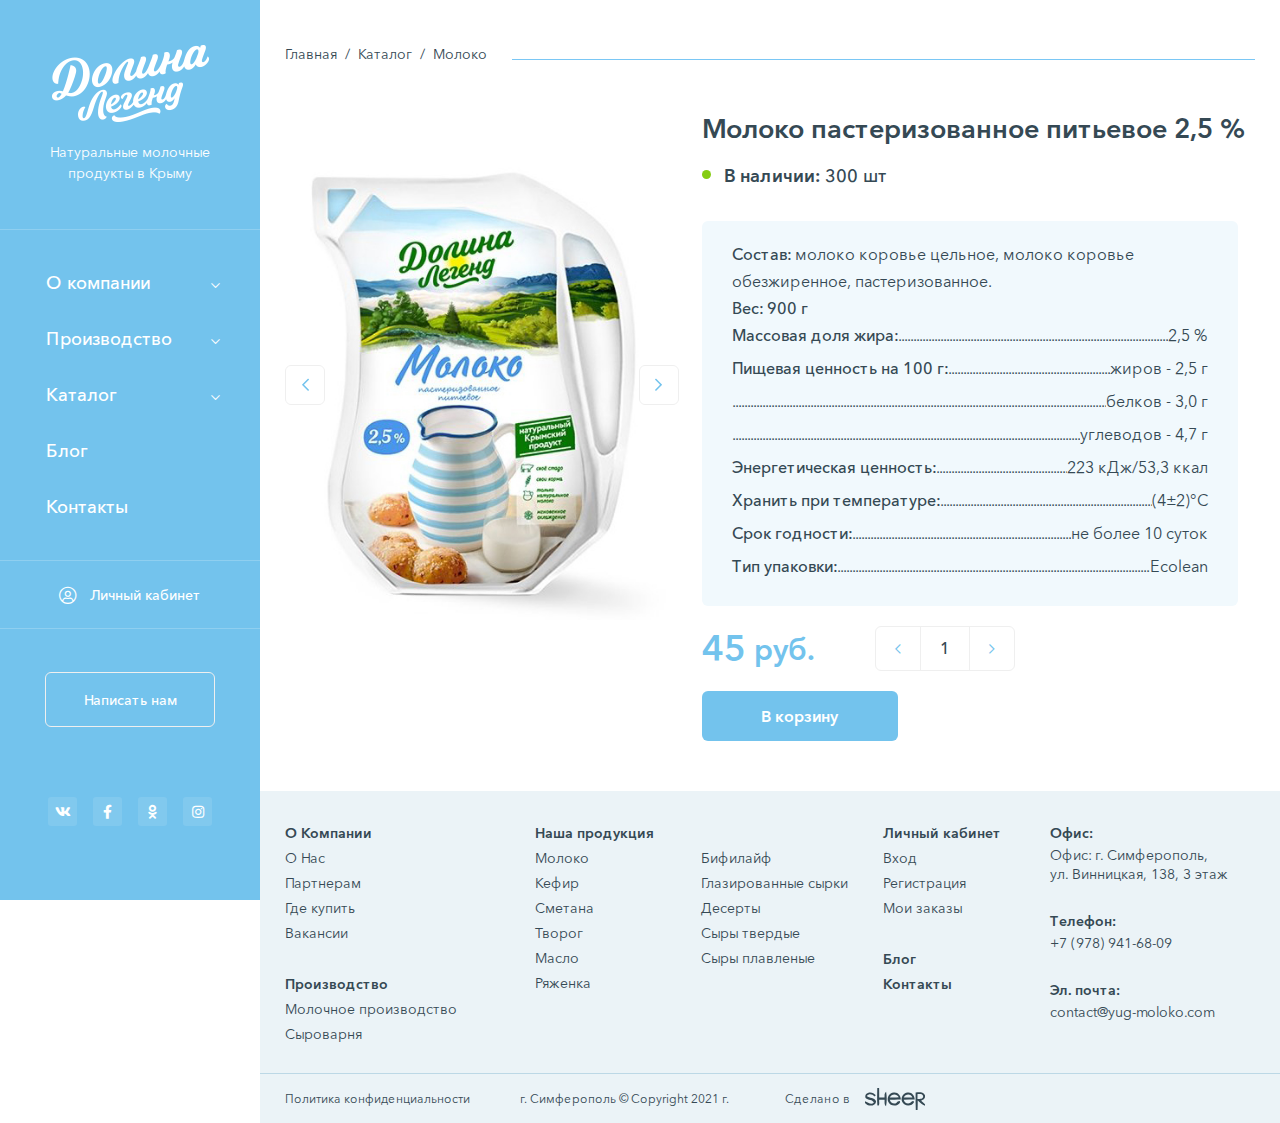
<file: card-authorized.html>
<!DOCTYPE html>
<!--[if lt IE 7]><html lang="ru" class="lt-ie9 lt-ie8 lt-ie7"><![endif]-->
<!--[if IE 7]><html lang="ru" class="lt-ie9 lt-ie8"><![endif]-->
<!--[if IE 8]><html lang="ru" class="lt-ie9"><![endif]-->
<!--[if gt IE 8]><!-->
<html lang="ru">
<!--<![endif]-->
<head>
	<meta charset="utf-8" />
	<title>Заголовок</title>
	<meta name="description" content="" />
	<meta http-equiv="X-UA-Compatible" content="IE=edge" />
	<meta name="viewport" content="width=device-width, initial-scale=1.0" />
	<meta name="format-detection" content="telephone=no" />
	<link rel="shortcut icon" href="favicon.png" />
	<link rel="stylesheet" href="libs/bootstrap/bootstrap-grid.css" />
	<link rel="stylesheet" href="libs/fontawesome-free-5.12.0-web/css/all.min.css" />
	<link rel="stylesheet" href="libs/fullPage.js-master/jquery.fullPage.css" />
	<link rel="stylesheet" href="libs/fancybox/jquery.fancybox.css" />
	<link rel="stylesheet" href="libs/slick-1.5.9/slick/slick.css" />
	<link rel="stylesheet" href="libs/slick-1.5.9/slick/slick-theme.css" />
	<link rel="stylesheet" href="css/fonts.css" />
	<link rel="stylesheet" href="css/main.css?ver=1.10" />
	<link rel="stylesheet" href="css/media.css?ver=1.10" />
</head>
<body>

	<div class="wrapper">

		<div class="sidebar">
			<div class="sidebar__top">
				<a href="tel:+79789416809" class="phone-mob"><i class="fas fa-phone-alt"></i></a>
				<a href="#" class="logo">
					<img src="img/logo.png" alt="alt">
				</a>
				<div class="logo-descr"> Натуральные молочные продукты в Крыму</div>
				<span class="btn_nav">
					<span class='sandwich'>
						<span class='sw-topper'></span>
						<span class='sw-bottom'></span>
						<span class='sw-footer'></span>
					</span>
				</span>
			</div> 
			<div class="sidebar-content">
				<ul class="menu">
					<li class="has_child">
						<a href="#">О компании</a>
						<ul>
							<li><a href="#">О Нас</a></li>
							<li><a href="#">Партнерам</a></li>
							<li><a href="#">Где купить</a></li>
							<li><a href="#">Вакансии</a></li>
						</ul>
					</li>
					<li class="has_child">
						<a href="#">Производство</a>
						<ul>
							<li><a href="#">Молочное производство</a></li>
							<li><a href="#">Сыроварня</a></li>
							<li><a href="#">Напитки</a></li>
						</ul>
					</li>
					<li class="has_child">
						<a href="#">Каталог</a>
						<ul>
							<li><a href="#">Молоко</a></li>
							<li><a href="#">Кефир</a></li>
							<li><a href="#">Сметана</a></li>
							<li><a href="#">Творог</a></li>
							<li><a href="#">Масло</a></li>
							<li><a href="#">Ряженка</a></li>
							<li><a href="#">Бифилайф</a></li>
							<li><a href="#"> Глазированные сырки</a></li>
							<li><a href="#">Десерты</a></li>
							<li><a href="#">Сыры твердые</a></li>
							<li><a href="#">Сыры плавленые</a></li>
							<li><a href="#">Холодный чай</a></li>
							<li><a href="#">Вода</a></li>
						</ul>
					</li>
					<li><a href="#">Блог</a></li>
					<li><a href="#">Контакты</a></li>
				</ul>
				<a href="#" class="btn-personal"><i class="fal fa-user-circle"></i>Личный кабинет</a>
				<a href="#" class="btn-white">Написать нам</a>
				<ul class="list-social">
					<li><a href="#"><i class="fab fa-vk"></i></a></li>
					<li><a href="#"><i class="fab fa-facebook-f"></i></a></li>
					<li><a href="#"><i class="fab fa-odnoklassniki"></i></a></li>
					<li><a href="#"><i class="fab fa-instagram"></i></a></li>
				</ul>
			</div>
		</div>

		<div class="fullpage-wrapper">
			
			<section class="card">
				<div class="container">
					<div class="breadcrumbs-wrap">
						<ul class="breadcrumbs">
							<li><a href="#">Главная</a><span>/</span></li>
							<li><a href="#">Каталог</a><span>/</span></li>
							<li>Молоко</li>
						</ul>
					</div>
					<div class="row row_card">
						<div class="col-lg-5">
							<ul class="slider-card">
								<li>
									<div class="slider-card__image">
										<img src="img/card1.jpg" alt="alt">
									</div>
								</li>
								<li>
									<div class="slider-card__image">
										<img src="img/card1.jpg" alt="alt">
									</div>
								</li>
								<li>
									<div class="slider-card__image">
										<img src="img/card1.jpg" alt="alt">
									</div>
								</li>
							</ul>
						</div>
						<div class="col-lg-7">
							<div class="title-page">Молоко пастеризованное питьевое 2,5 %</div>
							<div class="availability"><strong>В наличии:</strong> 300 шт</div>
							<div class="card-block">
								<p><strong>Состав:</strong> молоко коровье цельное, молоко коровье обезжиренное, пастеризованное.</p>
								<p><strong>Вес: 900 г</strong></p>
								<div class="line-feature">
									<strong>Массовая доля жира:</strong> 
									<span>2,5 %</span>
								</div>
								<div class="line-feature">
									<strong>Пищевая ценность на 100 г:</strong> 
									<span>жиров - 2,5 г </span>
								</div>
								<div class="line-feature">
									<span>белков - 3,0 г</span>
								</div>
								<div class="line-feature">
									<span>углеводов - 4,7 г</span>
								</div>
								<div class="line-feature">
									<strong>Энергетическая ценность:</strong> 
									<span>223 кДж/53,3 ккал</span>
								</div>
								<div class="line-feature">
									<strong>Хранить при температуре:</strong> 
									<span>(4±2)°С</span>
								</div>
								<div class="line-feature">
									<strong>Срок годности:</strong> 
									<span>не более 10 суток</span>
								</div>
								<div class="line-feature">
									<strong>Тип упаковки:</strong> 
									<span>Ecolean</span>
								</div>
							</div>
							<div class="card__line">
								<div class="price-main"><span>45</span> руб.</div>
								<div class="quantity">
									<div class="quantity-button quantity-down"><i class="far fa-chevron-left"></i></div>
									<input type="number" min="1" step="1" value="1">
									<div class="quantity-button quantity-up"><i class="far fa-chevron-right"></i></div>
								</div>
							</div>
							<a href="#" class="btn-main">В корзину</a>
						</div>
					</div>
				</div>
			</section>

			<section class="section">
				<div class="wrap-sections">
					
					<footer class="footer">
						<div class="container">
							<div class="row row_footer">
								<div class="col-lg-3 col-md-3">
									<div class="footer__title footer__title_mob">О Компании <i class="fal fa-plus"></i></div>
									<div class="footer__content">
										<ul class="footer__nav">
											<li><a href="#">О Нас</a></li>
											<li><a href="#">Партнерам</a></li>
											<li><a href="#">Где купить</a></li>
											<li><a href="#">Вакансии</a></li>
										</ul>
									</div>
									<div class="footer__title footer__title_mob">Производство <i class="fal fa-plus"></i></div>
									<div class="footer__content">
										<ul class="footer__nav">
											<li><a href="#">Молочное производство</a></li>
											<li><a href="#">Сыроварня</a></li>
										</ul>
									</div>
								</div>
								<div class="col-lg-4 col-md-4 col_pr">
									<div class="footer__title footer__title_mob">Наша продукция <i class="fal fa-plus"></i></div>
									<div class="footer__content">
										<ul class="footer__nav">
											<li><a href="#">Молоко</a></li>
											<li><a href="#">Кефир</a></li>
											<li><a href="#">Сметана</a></li>
											<li><a href="#">Творог</a></li>
											<li><a href="#">Масло</a></li>
											<li><a href="#">Ряженка</a></li>
											<li><a href="#">Бифилайф</a></li>
											<li><a href="#"> Глазированные сырки</a></li>
											<li><a href="#">Десерты</a></li>
											<li><a href="#">Сыры твердые</a></li>
											<li><a href="#"> Сыры плавленые</a></li>
										</ul>
									</div>
								</div>
								<div class="col-lg-2 offset-lg-1 col-md-2">
									<div class="footer__title footer__title_mob">Личный кабинет <i class="fal fa-plus"></i></div>
									<div class="footer__content">
										<ul class="footer__nav">
											<li><a href="#">Вход</a></li>
											<li><a href="#">Регистрация</a></li>
											<li><a href="#">Мои заказы</a></li>
										</ul>
									</div>
									<a href="#" class="footer__title">Блог</a>
									<br>
									<a href="#" class="footer__title">Контакты</a>
								</div>
								<div class="col-lg-2 col-md-2">
									<div class="footer__title footer__title_mob">Наши контакты <i class="fal fa-plus"></i></div>
									<div class="footer__content">
										<div class="footer__title">Офис:</div>
										<p>Офис: г. Симферополь,</p>
										<p>ул. Винницкая, 138, 3 этаж</p>
										<br>
										<div class="footer__title">Телефон:</div>
										<p><a href="tel:+79789416809">+7 (978) 941-68-09</a></p>
										<br>
										<div class="footer__title">Эл. почта:</div>
										<p><a href="mailto:contact@yug-moloko.com">contact@yug-moloko.com</a></p>
									</div>
								</div>
							</div>
						</div>
						<div class="footer-bottom">
							<div class="container">
								<div class="row align-items-center">
									<div class="col-lg-3 col-md-4">
										<a href="#">Политика конфиденциальности</a>
									</div>
									<div class="col-lg-3 col-md-4">
										<p>г. Симферополь © Copyright 2021 г.</p>
									</div>
									<div class="col-lg-3 col-md-4">
										<div class="create">Сделано в <img src="img/copy.svg" alt="alt"></div>
									</div>
								</div>
							</div>
						</div>
					</footer>
				</div>
			</section>

		</div>
		
	</div>

	<!--[if lt IE 9]>
	<script src="libs/html5shiv/es5-shim.min.js"></script>
	<script src="libs/html5shiv/html5shiv.min.js"></script>
	<script src="libs/html5shiv/html5shiv-printshiv.min.js"></script>
	<script src="libs/respond/respond.min.js"></script>
<![endif]-->
<script src="libs/jquery/jquery-1.11.1.min.js"></script>
<script src="libs/jquery-mousewheel/jquery.mousewheel.min.js"></script>
<script src="libs/fancybox/jquery.fancybox.pack.js"></script>
<script src="libs/slick-1.5.9/slick/slick.min.js"></script>
<script src="libs/scroll2id/PageScroll2id.min.js"></script>
<script src="libs/mask/jquery.maskedinput.js"></script>
<script src="libs/fullPage.js-master/vendors/jquery.easings.min.js"></script>
<script src="libs/fullPage.js-master/vendors/scrolloverflow.min.js"></script>
<script src="libs/fullPage.js-master/jquery.fullPage.js"></script>
<script src="libs/jQueryFormStyler-master/jquery.formstyler.min.js"></script>
<script src="js/common.js?ver=1.10"></script>
<!-- Yandex.Metrika counter --><!-- /Yandex.Metrika counter -->
<!-- Google Analytics counter --><!-- /Google Analytics counter -->
</body>
</html>
</file>
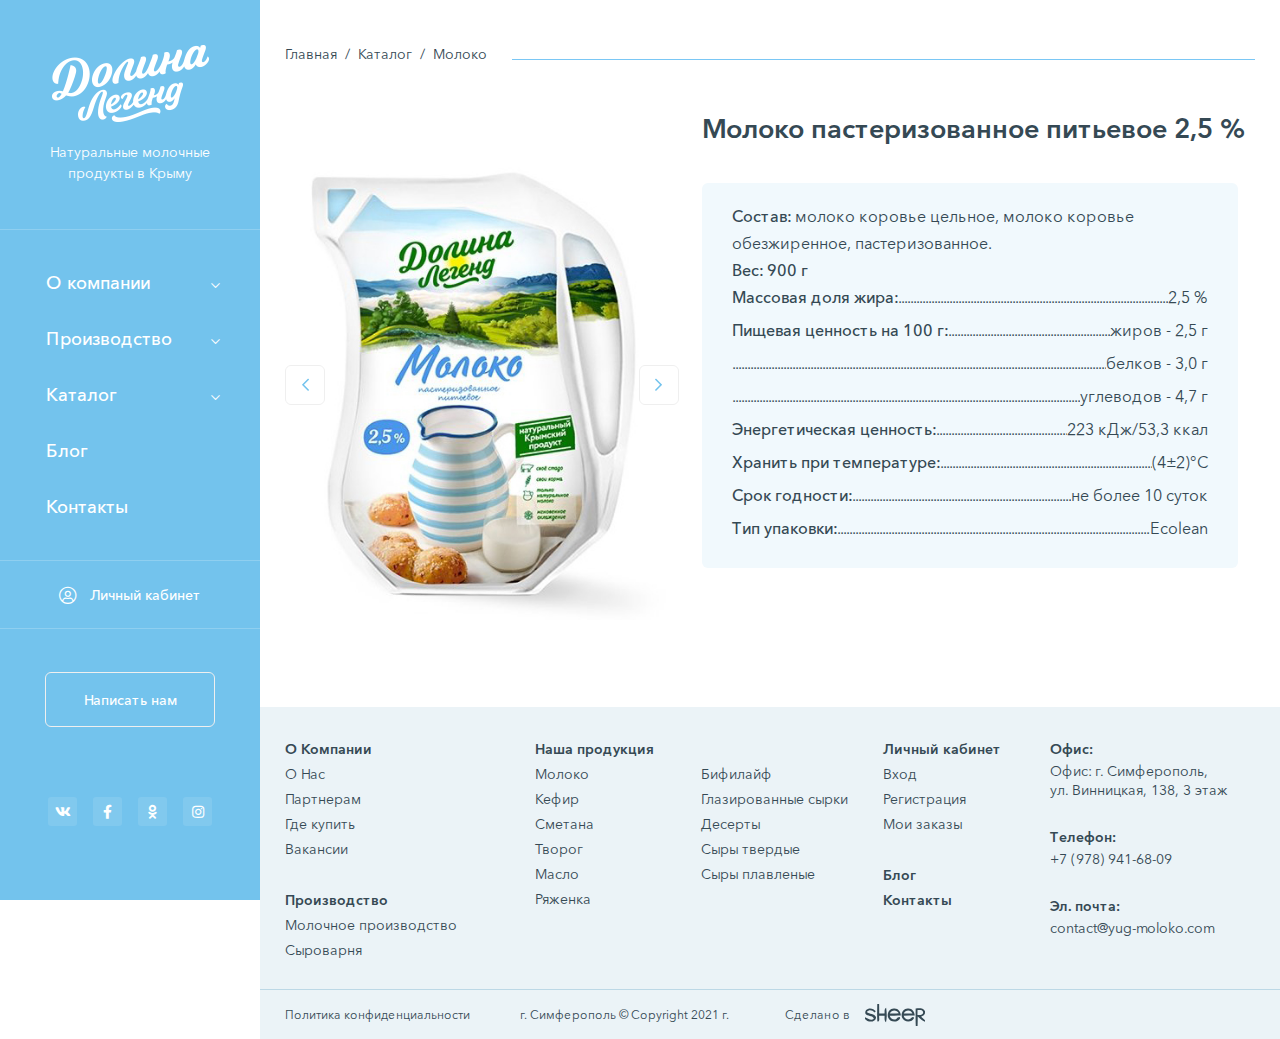
<file: card.html>
<!DOCTYPE html>
<!--[if lt IE 7]><html lang="ru" class="lt-ie9 lt-ie8 lt-ie7"><![endif]-->
<!--[if IE 7]><html lang="ru" class="lt-ie9 lt-ie8"><![endif]-->
<!--[if IE 8]><html lang="ru" class="lt-ie9"><![endif]-->
<!--[if gt IE 8]><!-->
<html lang="ru">
<!--<![endif]-->
<head>
	<meta charset="utf-8" />
	<title>Заголовок</title>
	<meta name="description" content="" />
	<meta http-equiv="X-UA-Compatible" content="IE=edge" />
	<meta name="viewport" content="width=device-width, initial-scale=1.0" />
	<meta name="format-detection" content="telephone=no" />
	<link rel="shortcut icon" href="favicon.png" />
	<link rel="stylesheet" href="libs/bootstrap/bootstrap-grid.css" />
	<link rel="stylesheet" href="libs/fontawesome-free-5.12.0-web/css/all.min.css" />
	<link rel="stylesheet" href="libs/fullPage.js-master/jquery.fullPage.css" />
	<link rel="stylesheet" href="libs/fancybox/jquery.fancybox.css" />
	<link rel="stylesheet" href="libs/slick-1.5.9/slick/slick.css" />
	<link rel="stylesheet" href="libs/slick-1.5.9/slick/slick-theme.css" />
	<link rel="stylesheet" href="css/fonts.css" />
	<link rel="stylesheet" href="css/main.css?ver=1.10" />
	<link rel="stylesheet" href="css/media.css?ver=1.10" />
</head>
<body>

	<div class="wrapper">

		<div class="sidebar">
			<div class="sidebar__top">
				<a href="tel:+79789416809" class="phone-mob"><i class="fas fa-phone-alt"></i></a>
				<a href="#" class="logo">
					<img src="img/logo.png" alt="alt">
				</a>
				<div class="logo-descr"> Натуральные молочные продукты в Крыму</div>
				<span class="btn_nav">
					<span class='sandwich'>
						<span class='sw-topper'></span>
						<span class='sw-bottom'></span>
						<span class='sw-footer'></span>
					</span>
				</span>
			</div>
			<div class="sidebar-content">
				<ul class="menu">
					<li class="has_child">
						<a href="#">О компании</a>
						<ul>
							<li><a href="#">О Нас</a></li>
							<li><a href="#">Партнерам</a></li>
							<li><a href="#">Где купить</a></li>
							<li><a href="#">Вакансии</a></li>
						</ul>
					</li>
					<li class="has_child">
						<a href="#">Производство</a>
						<ul>
							<li><a href="#">Молочное производство</a></li>
							<li><a href="#">Сыроварня</a></li>
							<li><a href="#">Напитки</a></li>
						</ul>
					</li>
					<li class="has_child">
						<a href="#">Каталог</a>
						<ul>
							<li><a href="#">Молоко</a></li>
							<li><a href="#">Кефир</a></li>
							<li><a href="#">Сметана</a></li>
							<li><a href="#">Творог</a></li>
							<li><a href="#">Масло</a></li>
							<li><a href="#">Ряженка</a></li>
							<li><a href="#">Бифилайф</a></li>
							<li><a href="#"> Глазированные сырки</a></li>
							<li><a href="#">Десерты</a></li>
							<li><a href="#">Сыры твердые</a></li>
							<li><a href="#">Сыры плавленые</a></li>
							<li><a href="#">Холодный чай</a></li>
							<li><a href="#">Вода</a></li>
						</ul>
					</li>
					<li><a href="#">Блог</a></li>
					<li><a href="#">Контакты</a></li>
				</ul>
				<a href="#" class="btn-personal"><i class="fal fa-user-circle"></i>Личный кабинет</a>
				<a href="#" class="btn-white">Написать нам</a>
				<ul class="list-social">
					<li><a href="#"><i class="fab fa-vk"></i></a></li>
					<li><a href="#"><i class="fab fa-facebook-f"></i></a></li>
					<li><a href="#"><i class="fab fa-odnoklassniki"></i></a></li>
					<li><a href="#"><i class="fab fa-instagram"></i></a></li>
				</ul>
			</div>
		</div>

		<div class="fullpage-wrapper">
			
			<section class="card">
				<div class="container">
					<div class="breadcrumbs-wrap">
						<ul class="breadcrumbs">
							<li><a href="#">Главная</a><span>/</span></li>
							<li><a href="#">Каталог</a><span>/</span></li>
							<li>Молоко</li>
						</ul>
					</div>
					<div class="row row_card">
						<div class="col-lg-5">
							<ul class="slider-card">
								<li>
									<div class="slider-card__image">
										<img src="img/card1.jpg" alt="alt">
									</div>
								</li>
								<li>
									<div class="slider-card__image">
										<img src="img/card1.jpg" alt="alt">
									</div>
								</li>
								<li>
									<div class="slider-card__image">
										<img src="img/card1.jpg" alt="alt">
									</div>
								</li>
							</ul>
						</div>
						<div class="col-lg-7">
							<div class="title-page">Молоко пастеризованное питьевое 2,5 %</div>
							<div class="card-block">
								<p><strong>Состав:</strong> молоко коровье цельное, молоко коровье обезжиренное, пастеризованное.</p>
								<p><strong>Вес: 900 г</strong></p>
								<div class="line-feature">
									<strong>Массовая доля жира:</strong> 
									<span>2,5 %</span>
								</div>
								<div class="line-feature">
									<strong>Пищевая ценность на 100 г:</strong> 
									<span>жиров - 2,5 г </span>
								</div>
								<div class="line-feature">
									<span>белков - 3,0 г</span>
								</div>
								<div class="line-feature">
									<span>углеводов - 4,7 г</span>
								</div>
								<div class="line-feature">
									<strong>Энергетическая ценность:</strong> 
									<span>223 кДж/53,3 ккал</span>
								</div>
								<div class="line-feature">
									<strong>Хранить при температуре:</strong> 
									<span>(4±2)°С</span>
								</div>
								<div class="line-feature">
									<strong>Срок годности:</strong> 
									<span>не более 10 суток</span>
								</div>
								<div class="line-feature">
									<strong>Тип упаковки:</strong> 
									<span>Ecolean</span>
								</div>
							</div>
						</div>
					</div>
				</div>
			</section>

			<section class="section">
				<div class="wrap-sections">
					
					<footer class="footer">
						<div class="container">
							<div class="row row_footer">
								<div class="col-lg-3 col-md-3">
									<div class="footer__title footer__title_mob">О Компании <i class="fal fa-plus"></i></div>
									<div class="footer__content">
										<ul class="footer__nav">
											<li><a href="#">О Нас</a></li>
											<li><a href="#">Партнерам</a></li>
											<li><a href="#">Где купить</a></li>
											<li><a href="#">Вакансии</a></li>
										</ul>
									</div>
									<div class="footer__title footer__title_mob">Производство <i class="fal fa-plus"></i></div>
									<div class="footer__content">
										<ul class="footer__nav">
											<li><a href="#">Молочное производство</a></li>
											<li><a href="#">Сыроварня</a></li>
										</ul>
									</div>
								</div>
								<div class="col-lg-4 col-md-4 col_pr">
									<div class="footer__title footer__title_mob">Наша продукция <i class="fal fa-plus"></i></div>
									<div class="footer__content">
										<ul class="footer__nav">
											<li><a href="#">Молоко</a></li>
											<li><a href="#">Кефир</a></li>
											<li><a href="#">Сметана</a></li>
											<li><a href="#">Творог</a></li>
											<li><a href="#">Масло</a></li>
											<li><a href="#">Ряженка</a></li>
											<li><a href="#">Бифилайф</a></li>
											<li><a href="#"> Глазированные сырки</a></li>
											<li><a href="#">Десерты</a></li>
											<li><a href="#">Сыры твердые</a></li>
											<li><a href="#"> Сыры плавленые</a></li>
										</ul>
									</div>
								</div>
								<div class="col-lg-2 offset-lg-1 col-md-2">
									<div class="footer__title footer__title_mob">Личный кабинет <i class="fal fa-plus"></i></div>
									<div class="footer__content">
										<ul class="footer__nav">
											<li><a href="#">Вход</a></li>
											<li><a href="#">Регистрация</a></li>
											<li><a href="#">Мои заказы</a></li>
										</ul>
									</div>
									<a href="#" class="footer__title">Блог</a>
									<br>
									<a href="#" class="footer__title">Контакты</a>
								</div>
								<div class="col-lg-2 col-md-2">
									<div class="footer__title footer__title_mob">Наши контакты <i class="fal fa-plus"></i></div>
									<div class="footer__content">
										<div class="footer__title">Офис:</div>
										<p>Офис: г. Симферополь,</p>
										<p>ул. Винницкая, 138, 3 этаж</p>
										<br>
										<div class="footer__title">Телефон:</div>
										<p><a href="tel:+79789416809">+7 (978) 941-68-09</a></p>
										<br>
										<div class="footer__title">Эл. почта:</div>
										<p><a href="mailto:contact@yug-moloko.com">contact@yug-moloko.com</a></p>
									</div>
								</div>
							</div>
						</div>
						<div class="footer-bottom">
							<div class="container">
								<div class="row align-items-center">
									<div class="col-lg-3 col-md-4">
										<a href="#">Политика конфиденциальности</a>
									</div>
									<div class="col-lg-3 col-md-4">
										<p>г. Симферополь © Copyright 2021 г.</p>
									</div>
									<div class="col-lg-3 col-md-4">
										<div class="create">Сделано в <img src="img/copy.svg" alt="alt"></div>
									</div>
								</div>
							</div>
						</div>
					</footer>
				</div>
			</section>

		</div>
		
	</div>

	<!--[if lt IE 9]>
	<script src="libs/html5shiv/es5-shim.min.js"></script>
	<script src="libs/html5shiv/html5shiv.min.js"></script>
	<script src="libs/html5shiv/html5shiv-printshiv.min.js"></script>
	<script src="libs/respond/respond.min.js"></script>
<![endif]-->
<script src="libs/jquery/jquery-1.11.1.min.js"></script>
<script src="libs/jquery-mousewheel/jquery.mousewheel.min.js"></script>
<script src="libs/fancybox/jquery.fancybox.pack.js"></script>
<script src="libs/slick-1.5.9/slick/slick.min.js"></script>
<script src="libs/scroll2id/PageScroll2id.min.js"></script>
<script src="libs/mask/jquery.maskedinput.js"></script>
<script src="libs/fullPage.js-master/vendors/jquery.easings.min.js"></script>
<script src="libs/fullPage.js-master/vendors/scrolloverflow.min.js"></script>
<script src="libs/fullPage.js-master/jquery.fullPage.js"></script>
<script src="libs/jQueryFormStyler-master/jquery.formstyler.min.js"></script>
<script src="js/common.js?ver=1.10"></script>
<!-- Yandex.Metrika counter --><!-- /Yandex.Metrika counter -->
<!-- Google Analytics counter --><!-- /Google Analytics counter -->
</body>
</html>
</file>
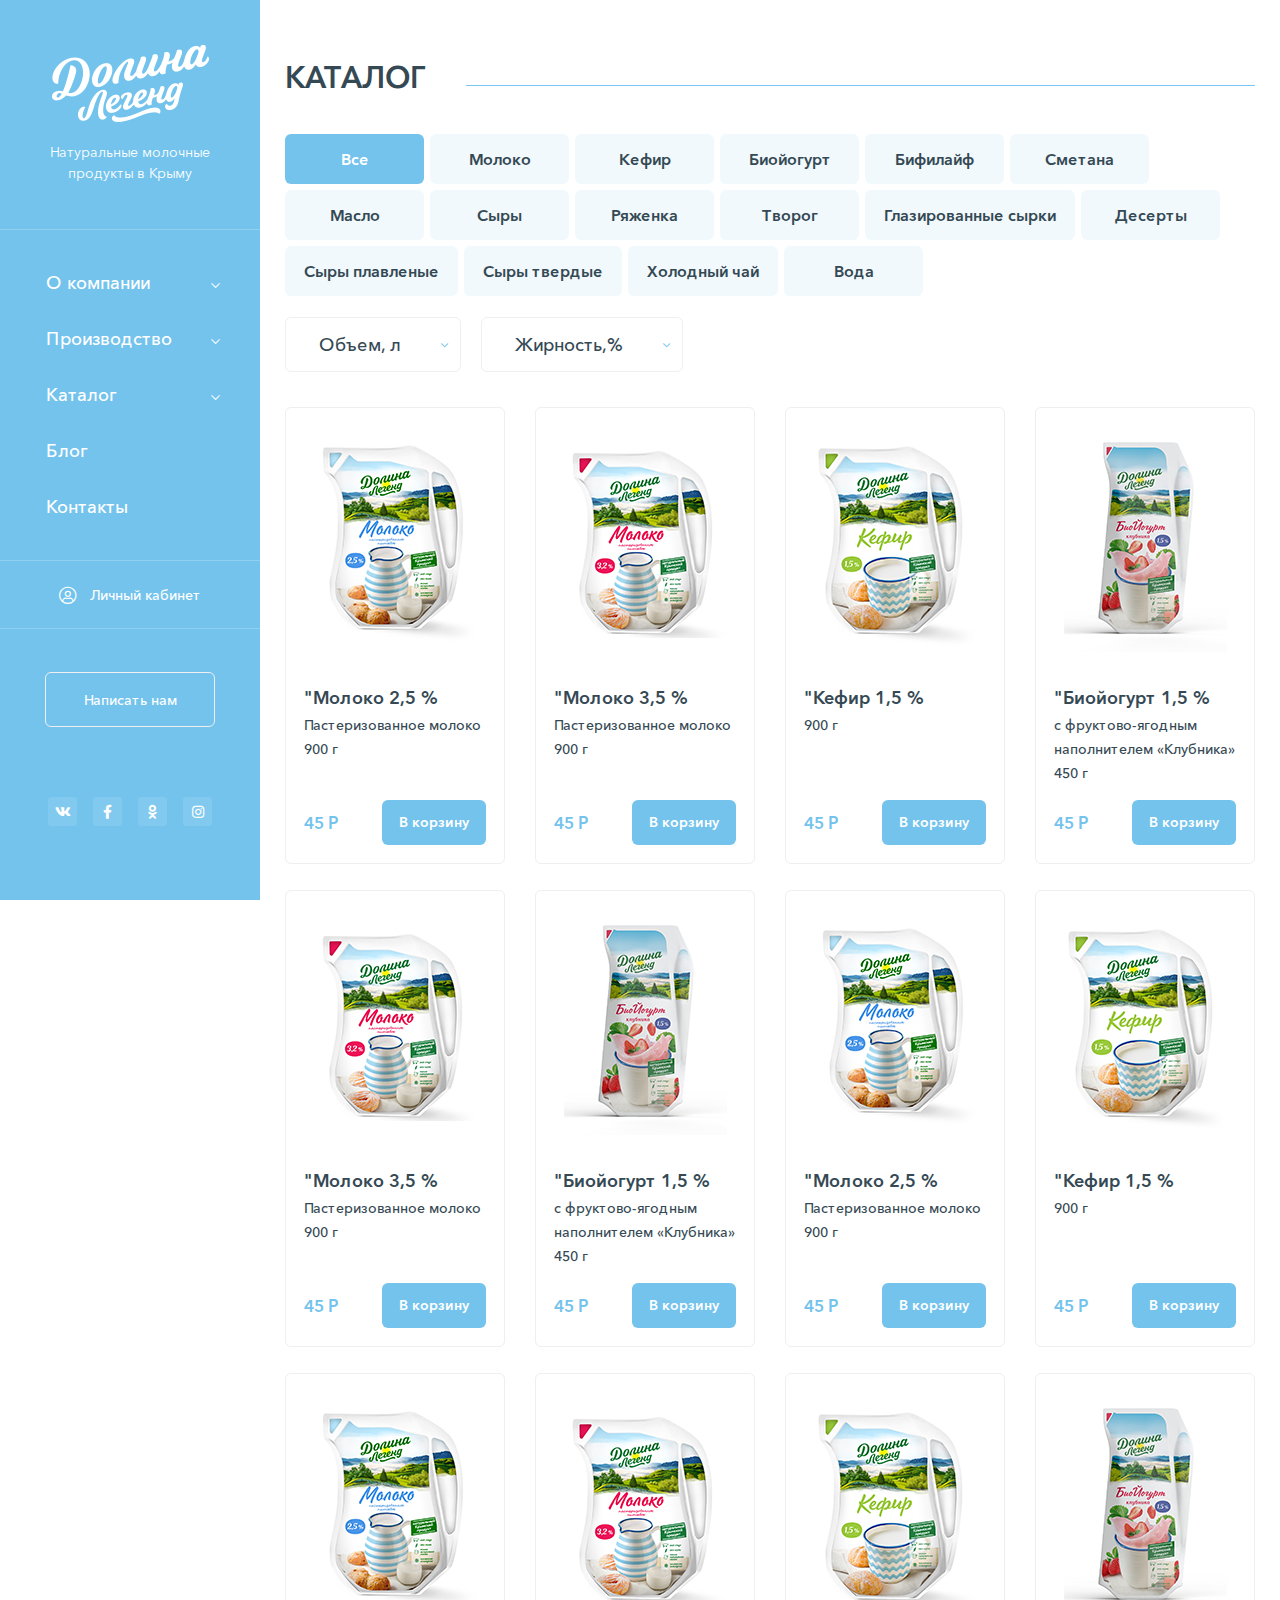
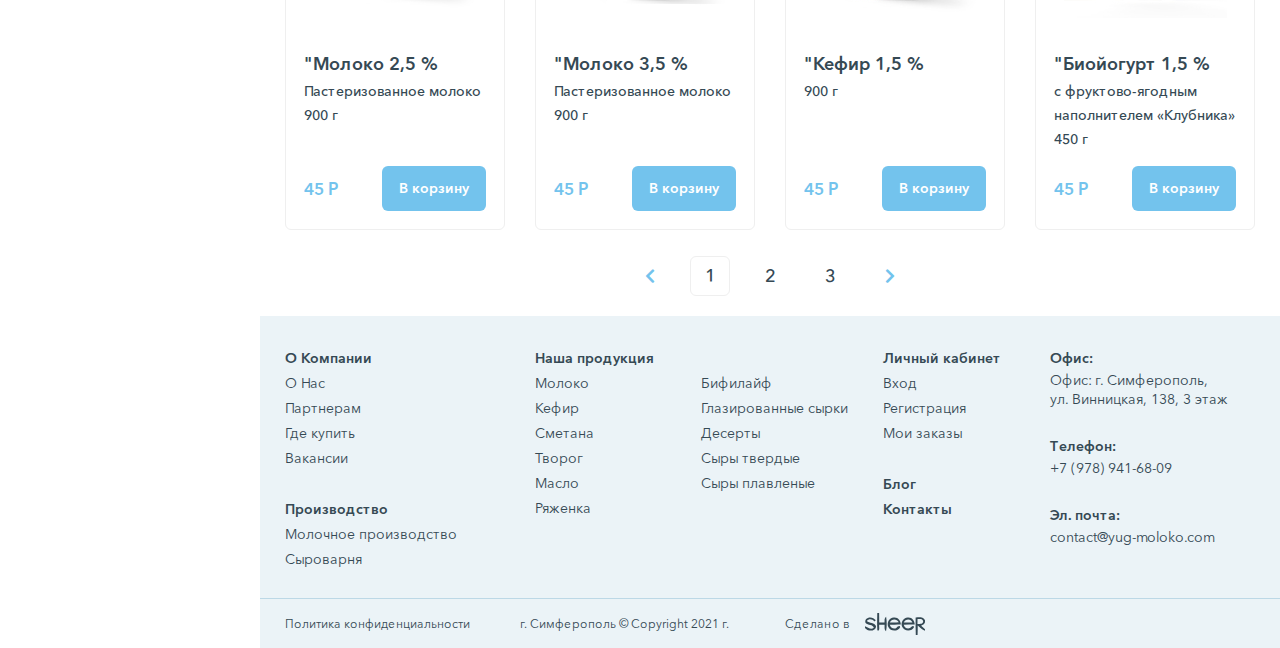
<file: catalog-distributor.html>
<!DOCTYPE html>
<!--[if lt IE 7]><html lang="ru" class="lt-ie9 lt-ie8 lt-ie7"><![endif]-->
<!--[if IE 7]><html lang="ru" class="lt-ie9 lt-ie8"><![endif]-->
<!--[if IE 8]><html lang="ru" class="lt-ie9"><![endif]-->
<!--[if gt IE 8]><!-->
<html lang="ru">
<!--<![endif]-->
<head>
	<meta charset="utf-8" />
	<title>Заголовок</title>
	<meta name="description" content="" />
	<meta http-equiv="X-UA-Compatible" content="IE=edge" />
	<meta name="viewport" content="width=device-width, initial-scale=1.0" />
	<meta name="format-detection" content="telephone=no" />
	<link rel="shortcut icon" href="favicon.png" />
	<link rel="stylesheet" href="libs/bootstrap/bootstrap-grid.css" />
	<link rel="stylesheet" href="libs/fontawesome-free-5.12.0-web/css/all.min.css" />
	<link rel="stylesheet" href="libs/fullPage.js-master/jquery.fullPage.css" />
	<link rel="stylesheet" href="libs/fancybox/jquery.fancybox.css" />
	<link rel="stylesheet" href="libs/slick-1.5.9/slick/slick.css" />
	<link rel="stylesheet" href="libs/slick-1.5.9/slick/slick-theme.css" />
	<link rel="stylesheet" href="css/fonts.css" />
	<link rel="stylesheet" href="css/main.css?ver=1.7" />
	<link rel="stylesheet" href="css/media.css?ver=1.7" />
</head>
<body>

	<div class="wrapper">

		<div class="sidebar">
			<div class="sidebar__top">
				<a href="tel:+79789416809" class="phone-mob"><i class="fas fa-phone-alt"></i></a>
				<a href="#" class="logo">
					<img src="img/logo.png" alt="alt">
				</a>
				<div class="logo-descr"> Натуральные молочные продукты в Крыму</div>
				<span class="btn_nav">
					<span class='sandwich'>
						<span class='sw-topper'></span>
						<span class='sw-bottom'></span>
						<span class='sw-footer'></span>
					</span>
				</span>
			</div>
			<div class="sidebar-content">
				<ul class="menu">
					<li class="has_child">
						<a href="#">О компании</a>
						<ul>
							<li><a href="#">О Нас</a></li>
							<li><a href="#">Партнерам</a></li>
							<li><a href="#">Где купить</a></li>
							<li><a href="#">Вакансии</a></li>
						</ul>
					</li>
					<li class="has_child">
						<a href="#">Производство</a>
						<ul>
							<li><a href="#">Молочное производство</a></li>
							<li><a href="#">Сыроварня</a></li>
							<li><a href="#">Напитки</a></li>
						</ul>
					</li>
					<li class="has_child">
						<a href="#">Каталог</a>
						<ul>
							<li><a href="#">Молоко</a></li>
							<li><a href="#">Кефир</a></li>
							<li><a href="#">Сметана</a></li>
							<li><a href="#">Творог</a></li>
							<li><a href="#">Масло</a></li>
							<li><a href="#">Ряженка</a></li>
							<li><a href="#">Бифилайф</a></li>
							<li><a href="#"> Глазированные сырки</a></li>
							<li><a href="#">Десерты</a></li>
							<li><a href="#">Сыры твердые</a></li>
							<li><a href="#">Сыры плавленые</a></li>
							<li><a href="#">Холодный чай</a></li>
							<li><a href="#">Вода</a></li>
						</ul>
					</li>
					<li><a href="#">Блог</a></li>
					<li><a href="#">Контакты</a></li>
				</ul>
				<a href="#" class="btn-personal"><i class="fal fa-user-circle"></i>Личный кабинет</a>
				<a href="#" class="btn-white">Написать нам</a>
				<ul class="list-social">
					<li><a href="#"><i class="fab fa-vk"></i></a></li>
					<li><a href="#"><i class="fab fa-facebook-f"></i></a></li>
					<li><a href="#"><i class="fab fa-odnoklassniki"></i></a></li>
					<li><a href="#"><i class="fab fa-instagram"></i></a></li>
				</ul>
			</div>
		</div>

		<div class="fullpage-wrapper">
			
			<section class="catalog">
				<div class="container">
					<div class="title-section"><span>каталог</span></div>
					<ul class="tags-catalog">
						<li class="active"><a href="#">Все</a></li>
						<li><a href="#">Молоко</a></li>
						<li><a href="#">Кефир</a></li>
						<li><a href="#">Биойогурт</a></li>
						<li><a href="#">Бифилайф</a></li>
						<li><a href="#">Сметана</a></li>
						<li><a href="#">Масло</a></li>
						<li><a href="#">Сыры</a></li>
						<li><a href="#">Ряженка</a></li>
						<li><a href="#">Творог</a></li>
						<li><a href="#">Глазированные сырки</a></li>
						<li><a href="#">Десерты</a></li>
						<li><a href="#">Сыры плавленые</a></li>
						<li><a href="#">Сыры твердые</a></li>
						<li><a href="#">Холодный чай</a></li>
						<li><a href="#">Вода</a></li>
					</ul>
					<div class="sortings-wrap">
						<select>
							<option value="1">Объем, л</option>
							<option value="1">Объем, л</option>
							<option value="1">Объем, л</option>
							<option value="1">Объем, л</option>
						</select>
						<select>
							<option value="1">Жирность,%</option>
							<option value="1">Жирность,%</option>
							<option value="1">Жирность,%</option>
							<option value="1">Жирность,%</option>
						</select>
					</div>
					<div class="row row_catalog">
						<div class="col-xl-3 col-lg-4 col-sm-6">
							<div class="item-catalog">
								<a href="#" class="item-catalog__link"></a>
								<div class="item-catalog__image">
									<img src="img/catalog1.jpg" alt="alt">
								</div>
								<div class="item-catalog__title">"Молоко 2,5 %</div>
								<div class="item-catalog__descr">Пастеризованное молоко <br>900 г</div>
								<div class="item-catalog__bottom">
									<div class="item-catalog__price">45 Р</div>
									<a href="#" class="btn-main">В корзину</a>
								</div>
							</div>
						</div>
						<div class="col-xl-3 col-lg-4 col-sm-6">
							<div class="item-catalog">
								<a href="#" class="item-catalog__link"></a>
								<div class="item-catalog__image">
									<img src="img/catalog2.jpg" alt="alt">
								</div>
								<div class="item-catalog__title">"Молоко 3,5 %</div>
								<div class="item-catalog__descr">Пастеризованное молоко <br>900 г</div>
								<div class="item-catalog__bottom">
									<div class="item-catalog__price">45 Р</div>
									<a href="#" class="btn-main">В корзину</a>
								</div>
							</div>
						</div>
						<div class="col-xl-3 col-lg-4 col-sm-6">
							<div class="item-catalog">
								<a href="#" class="item-catalog__link"></a>
								<div class="item-catalog__image">
									<img src="img/catalog3.jpg" alt="alt">
								</div>
								<div class="item-catalog__title">"Кефир 1,5 %</div>
								<div class="item-catalog__descr">900 г</div>
								<div class="item-catalog__bottom">
									<div class="item-catalog__price">45 Р</div>
									<a href="#" class="btn-main">В корзину</a>
								</div>
							</div>
						</div>
						<div class="col-xl-3 col-lg-4 col-sm-6">
							<div class="item-catalog">
								<a href="#" class="item-catalog__link"></a>
								<div class="item-catalog__image">
									<img src="img/catalog4.jpg" alt="alt">
								</div>
								<div class="item-catalog__title">"Биойогурт 1,5 %</div>
								<div class="item-catalog__descr">с фруктово-ягодным наполнителем «Клубника» <br>450 г
								<div class="item-catalog__bottom">
									<div class="item-catalog__price">45 Р</div>
									<a href="#" class="btn-main">В корзину</a>
								</div></div>
							</div>
						</div>
						<div class="col-xl-3 col-lg-4 col-sm-6">
							<div class="item-catalog">
								<a href="#" class="item-catalog__link"></a>
								<div class="item-catalog__image">
									<img src="img/catalog2.jpg" alt="alt">
								</div>
								<div class="item-catalog__title">"Молоко 3,5 %</div>
								<div class="item-catalog__descr">Пастеризованное молоко <br>900 г</div>
								<div class="item-catalog__bottom">
									<div class="item-catalog__price">45 Р</div>
									<a href="#" class="btn-main">В корзину</a>
								</div>
							</div>
						</div>
						<div class="col-xl-3 col-lg-4 col-sm-6">
							<div class="item-catalog">
								<a href="#" class="item-catalog__link"></a>
								<div class="item-catalog__image">
									<img src="img/catalog4.jpg" alt="alt">
								</div>
								<div class="item-catalog__title">"Биойогурт 1,5 %</div>
								<div class="item-catalog__descr">с фруктово-ягодным наполнителем «Клубника» <br>450 г
								<div class="item-catalog__bottom">
									<div class="item-catalog__price">45 Р</div>
									<a href="#" class="btn-main">В корзину</a>
								</div></div>
							</div>
						</div>
						<div class="col-xl-3 col-lg-4 col-sm-6">
							<div class="item-catalog">
								<a href="#" class="item-catalog__link"></a>
								<div class="item-catalog__image">
									<img src="img/catalog1.jpg" alt="alt">
								</div>
								<div class="item-catalog__title">"Молоко 2,5 %</div>
								<div class="item-catalog__descr">Пастеризованное молоко <br>900 г</div>
								<div class="item-catalog__bottom">
									<div class="item-catalog__price">45 Р</div>
									<a href="#" class="btn-main">В корзину</a>
								</div>
							</div>
						</div>
						<div class="col-xl-3 col-lg-4 col-sm-6">
							<div class="item-catalog">
								<a href="#" class="item-catalog__link"></a>
								<div class="item-catalog__image">
									<img src="img/catalog3.jpg" alt="alt">
								</div>
								<div class="item-catalog__title">"Кефир 1,5 %</div>
								<div class="item-catalog__descr">900 г</div>
								<div class="item-catalog__bottom">
									<div class="item-catalog__price">45 Р</div>
									<a href="#" class="btn-main">В корзину</a>
								</div>
							</div>
						</div>
						<div class="col-xl-3 col-lg-4 col-sm-6">
							<div class="item-catalog">
								<a href="#" class="item-catalog__link"></a>
								<div class="item-catalog__image">
									<img src="img/catalog1.jpg" alt="alt">
								</div>
								<div class="item-catalog__title">"Молоко 2,5 %</div>
								<div class="item-catalog__descr">Пастеризованное молоко <br>900 г</div>
								<div class="item-catalog__bottom">
									<div class="item-catalog__price">45 Р</div>
									<a href="#" class="btn-main">В корзину</a>
								</div>
							</div>
						</div>
						<div class="col-xl-3 col-lg-4 col-sm-6">
							<div class="item-catalog">
								<a href="#" class="item-catalog__link"></a>
								<div class="item-catalog__image">
									<img src="img/catalog2.jpg" alt="alt">
								</div>
								<div class="item-catalog__title">"Молоко 3,5 %</div>
								<div class="item-catalog__descr">Пастеризованное молоко <br>900 г</div>
								<div class="item-catalog__bottom">
									<div class="item-catalog__price">45 Р</div>
									<a href="#" class="btn-main">В корзину</a>
								</div>
							</div>
						</div>
						<div class="col-xl-3 col-lg-4 col-sm-6">
							<div class="item-catalog">
								<a href="#" class="item-catalog__link"></a>
								<div class="item-catalog__image">
									<img src="img/catalog3.jpg" alt="alt">
								</div>
								<div class="item-catalog__title">"Кефир 1,5 %</div>
								<div class="item-catalog__descr">900 г</div>
								<div class="item-catalog__bottom">
									<div class="item-catalog__price">45 Р</div>
									<a href="#" class="btn-main">В корзину</a>
								</div>
							</div>
						</div>
						<div class="col-xl-3 col-lg-4 col-sm-6">
							<div class="item-catalog">
								<a href="#" class="item-catalog__link"></a>
								<div class="item-catalog__image">
									<img src="img/catalog4.jpg" alt="alt">
								</div>
								<div class="item-catalog__title">"Биойогурт 1,5 %</div>
								<div class="item-catalog__descr">с фруктово-ягодным наполнителем «Клубника» <br>450 г
								<div class="item-catalog__bottom">
									<div class="item-catalog__price">45 Р</div>
									<a href="#" class="btn-main">В корзину</a>
								</div></div>
							</div>
						</div>
					</div>
					<div class="pager">
						<a class="prev page-numbers disabled" href="#"><i class="fas fa-chevron-left"></i></a>
						<span aria-current="page" class="page-numbers current" href="#">1</span>
						<a class="page-numbers" href="#">2</a>
						<a class="page-numbers" href="#">3</a>
						<a class="next page-numbers" href="#"><i class="fas fa-chevron-right"></i></a>
					</div>
				</div>
			</section>

			<section class="section">
				<div class="wrap-sections">
					
					<footer class="footer">
						<div class="container">
							<div class="row row_footer">
								<div class="col-lg-3 col-md-3">
									<div class="footer__title footer__title_mob">О Компании <i class="fal fa-plus"></i></div>
									<div class="footer__content">
										<ul class="footer__nav">
											<li><a href="#">О Нас</a></li>
											<li><a href="#">Партнерам</a></li>
											<li><a href="#">Где купить</a></li>
											<li><a href="#">Вакансии</a></li>
										</ul>
									</div>
									<div class="footer__title footer__title_mob">Производство <i class="fal fa-plus"></i></div>
									<div class="footer__content">
										<ul class="footer__nav">
											<li><a href="#">Молочное производство</a></li>
											<li><a href="#">Сыроварня</a></li>
										</ul>
									</div>
								</div>
								<div class="col-lg-4 col-md-4 col_pr">
									<div class="footer__title footer__title_mob">Наша продукция <i class="fal fa-plus"></i></div>
									<div class="footer__content">
										<ul class="footer__nav">
											<li><a href="#">Молоко</a></li>
											<li><a href="#">Кефир</a></li>
											<li><a href="#">Сметана</a></li>
											<li><a href="#">Творог</a></li>
											<li><a href="#">Масло</a></li>
											<li><a href="#">Ряженка</a></li>
											<li><a href="#">Бифилайф</a></li>
											<li><a href="#"> Глазированные сырки</a></li>
											<li><a href="#">Десерты</a></li>
											<li><a href="#">Сыры твердые</a></li>
											<li><a href="#"> Сыры плавленые</a></li>
										</ul>
									</div>
								</div>
								<div class="col-lg-2 offset-lg-1 col-md-2">
									<div class="footer__title footer__title_mob">Личный кабинет <i class="fal fa-plus"></i></div>
									<div class="footer__content">
										<ul class="footer__nav">
											<li><a href="#">Вход</a></li>
											<li><a href="#">Регистрация</a></li>
											<li><a href="#">Мои заказы</a></li>
										</ul>
									</div>
									<a href="#" class="footer__title">Блог</a>
									<br>
									<a href="#" class="footer__title">Контакты</a>
								</div>
								<div class="col-lg-2 col-md-2">
									<div class="footer__title footer__title_mob">Наши контакты <i class="fal fa-plus"></i></div>
									<div class="footer__content">
										<div class="footer__title">Офис:</div>
										<p>Офис: г. Симферополь,</p>
										<p>ул. Винницкая, 138, 3 этаж</p>
										<br>
										<div class="footer__title">Телефон:</div>
										<p><a href="tel:+79789416809">+7 (978) 941-68-09</a></p>
										<br>
										<div class="footer__title">Эл. почта:</div>
										<p><a href="mailto:contact@yug-moloko.com">contact@yug-moloko.com</a></p>
									</div>
								</div>
							</div>
						</div>
						<div class="footer-bottom">
							<div class="container">
								<div class="row align-items-center">
									<div class="col-lg-3 col-md-4">
										<a href="#">Политика конфиденциальности</a>
									</div>
									<div class="col-lg-3 col-md-4">
										<p>г. Симферополь © Copyright 2021 г.</p>
									</div>
									<div class="col-lg-3 col-md-4">
										<div class="create">Сделано в <img src="img/copy.svg" alt="alt"></div>
									</div>
								</div>
							</div>
						</div>
					</footer>
				</div>
			</section>

		</div>
		
	</div>

	<!--[if lt IE 9]>
	<script src="libs/html5shiv/es5-shim.min.js"></script>
	<script src="libs/html5shiv/html5shiv.min.js"></script>
	<script src="libs/html5shiv/html5shiv-printshiv.min.js"></script>
	<script src="libs/respond/respond.min.js"></script>
<![endif]-->
<script src="libs/jquery/jquery-1.11.1.min.js"></script>
<script src="libs/jquery-mousewheel/jquery.mousewheel.min.js"></script>
<script src="libs/fancybox/jquery.fancybox.pack.js"></script>
<script src="libs/slick-1.5.9/slick/slick.min.js"></script>
<script src="libs/scroll2id/PageScroll2id.min.js"></script>
<script src="libs/mask/jquery.maskedinput.js"></script>
<script src="libs/fullPage.js-master/vendors/jquery.easings.min.js"></script>
<script src="libs/fullPage.js-master/vendors/scrolloverflow.min.js"></script>
<script src="libs/fullPage.js-master/jquery.fullPage.js"></script>
<script src="libs/jQueryFormStyler-master/jquery.formstyler.min.js"></script>
<script src="js/common.js?ver=1.7"></script>
<!-- Yandex.Metrika counter --><!-- /Yandex.Metrika counter -->
<!-- Google Analytics counter --><!-- /Google Analytics counter -->
</body>
</html>
</file>
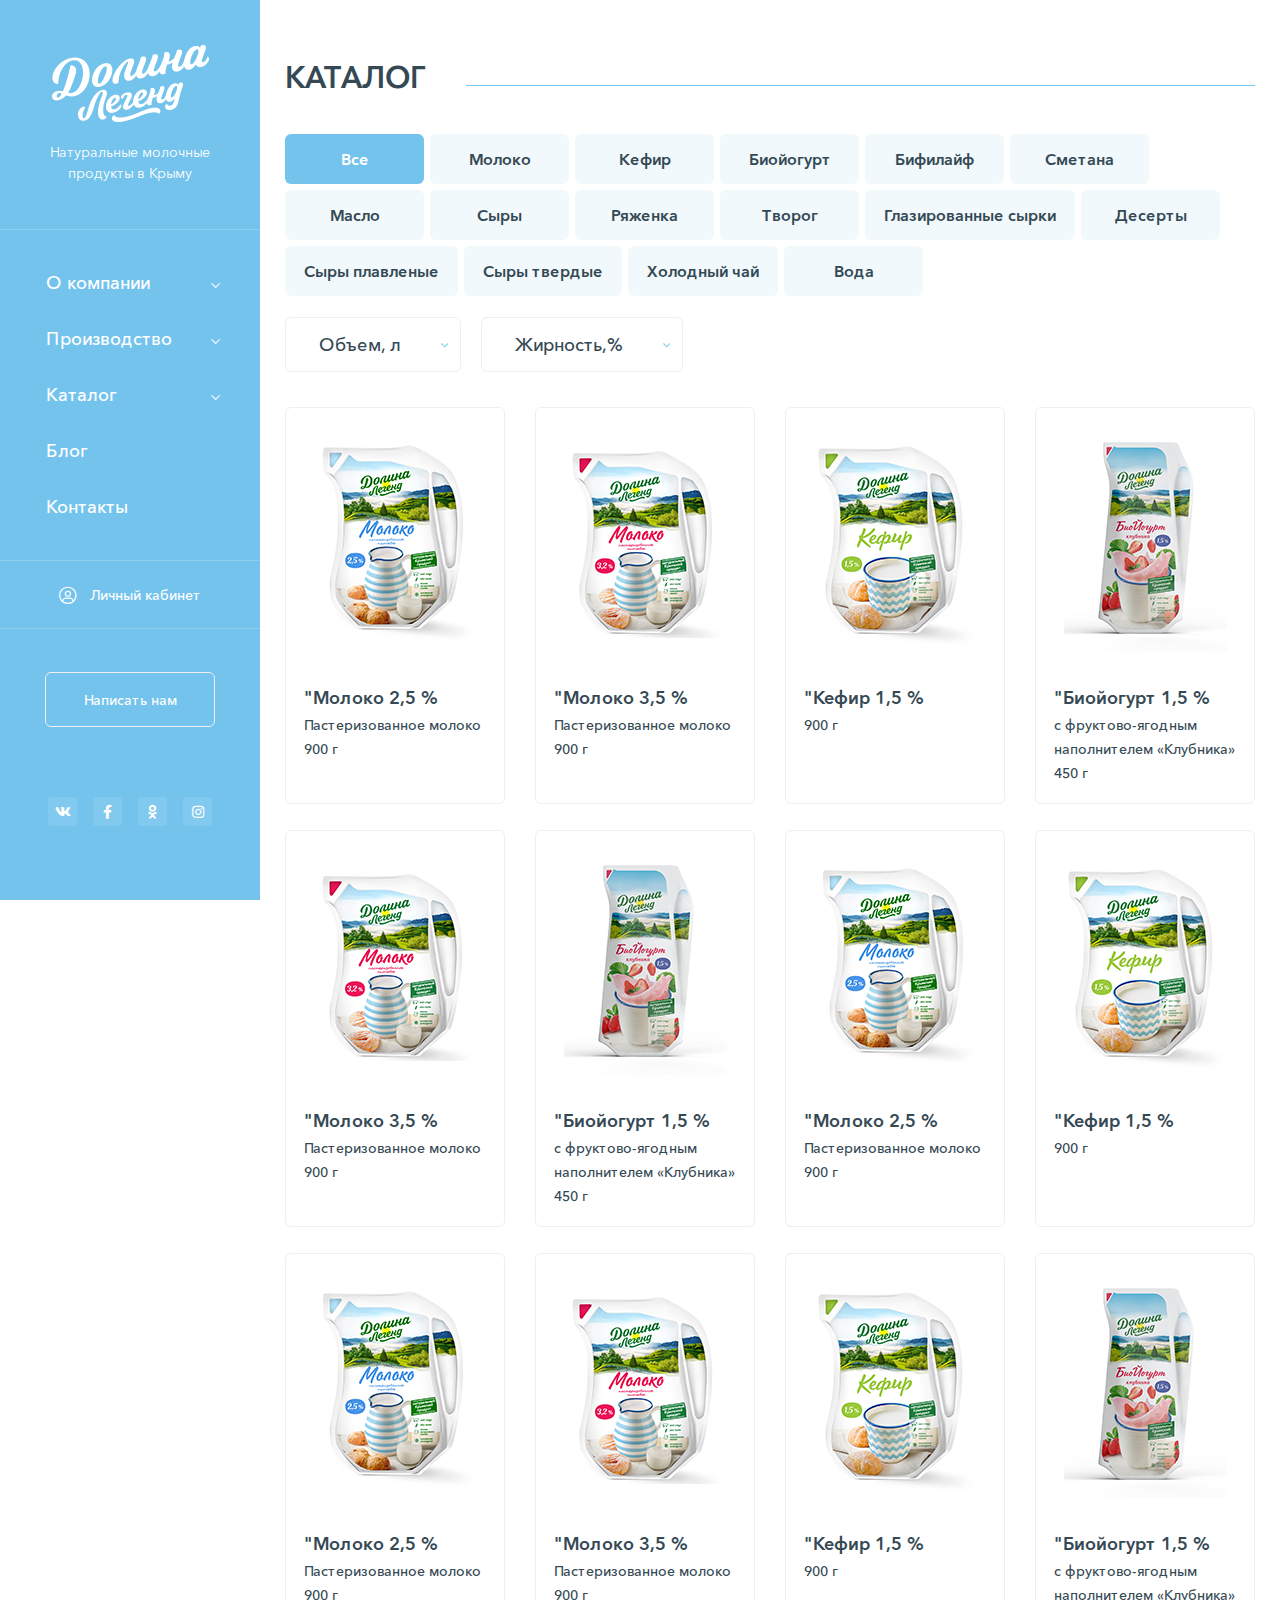
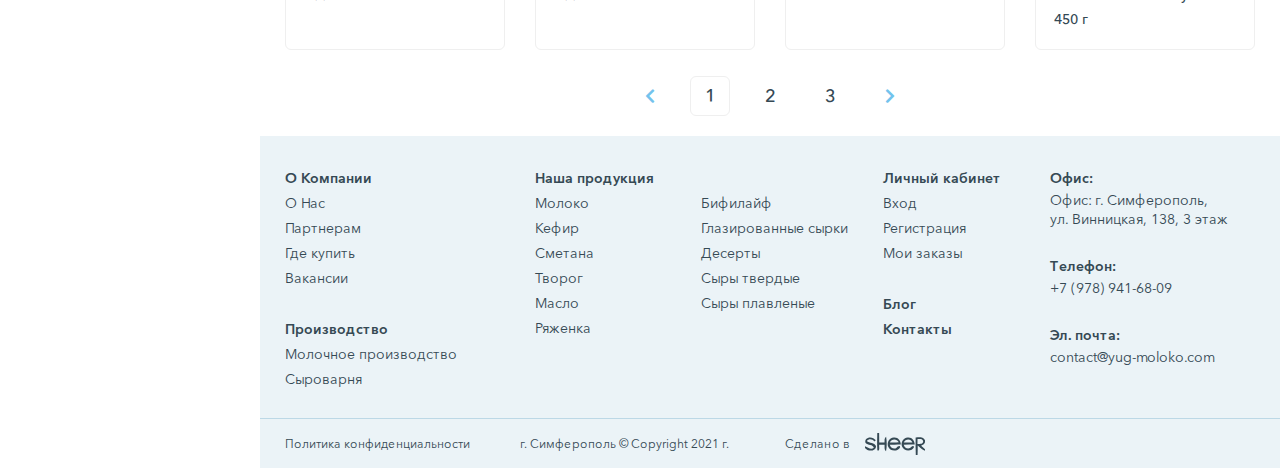
<file: catalog.html>
<!DOCTYPE html>
<!--[if lt IE 7]><html lang="ru" class="lt-ie9 lt-ie8 lt-ie7"><![endif]-->
<!--[if IE 7]><html lang="ru" class="lt-ie9 lt-ie8"><![endif]-->
<!--[if IE 8]><html lang="ru" class="lt-ie9"><![endif]-->
<!--[if gt IE 8]><!-->
<html lang="ru">
<!--<![endif]-->
<head>
	<meta charset="utf-8" />
	<title>Заголовок</title>
	<meta name="description" content="" />
	<meta http-equiv="X-UA-Compatible" content="IE=edge" />
	<meta name="viewport" content="width=device-width, initial-scale=1.0" />
	<meta name="format-detection" content="telephone=no" />
	<link rel="shortcut icon" href="favicon.png" />
	<link rel="stylesheet" href="libs/bootstrap/bootstrap-grid.css" />
	<link rel="stylesheet" href="libs/fontawesome-free-5.12.0-web/css/all.min.css" />
	<link rel="stylesheet" href="libs/fullPage.js-master/jquery.fullPage.css" />
	<link rel="stylesheet" href="libs/fancybox/jquery.fancybox.css" />
	<link rel="stylesheet" href="libs/slick-1.5.9/slick/slick.css" />
	<link rel="stylesheet" href="libs/slick-1.5.9/slick/slick-theme.css" />
	<link rel="stylesheet" href="css/fonts.css" />
	<link rel="stylesheet" href="css/main.css?ver=1.7" />
	<link rel="stylesheet" href="css/media.css?ver=1.7" />
</head>
<body>

	<div class="wrapper">

		<div class="sidebar">
			<div class="sidebar__top">
				<a href="tel:+79789416809" class="phone-mob"><i class="fas fa-phone-alt"></i></a>
				<a href="#" class="logo">
					<img src="img/logo.png" alt="alt">
				</a>
				<div class="logo-descr"> Натуральные молочные продукты в Крыму</div>
				<span class="btn_nav">
					<span class='sandwich'>
						<span class='sw-topper'></span>
						<span class='sw-bottom'></span>
						<span class='sw-footer'></span>
					</span>
				</span>
			</div>
			<div class="sidebar-content">
				<ul class="menu">
					<li class="has_child">
						<a href="#">О компании</a>
						<ul>
							<li><a href="#">О Нас</a></li>
							<li><a href="#">Партнерам</a></li>
							<li><a href="#">Где купить</a></li>
							<li><a href="#">Вакансии</a></li>
						</ul>
					</li>
					<li class="has_child">
						<a href="#">Производство</a>
						<ul>
							<li><a href="#">Молочное производство</a></li>
							<li><a href="#">Сыроварня</a></li>
							<li><a href="#">Напитки</a></li>
						</ul>
					</li>
					<li class="has_child">
						<a href="#">Каталог</a>
						<ul>
							<li><a href="#">Молоко</a></li>
							<li><a href="#">Кефир</a></li>
							<li><a href="#">Сметана</a></li>
							<li><a href="#">Творог</a></li>
							<li><a href="#">Масло</a></li>
							<li><a href="#">Ряженка</a></li>
							<li><a href="#">Бифилайф</a></li>
							<li><a href="#"> Глазированные сырки</a></li>
							<li><a href="#">Десерты</a></li>
							<li><a href="#">Сыры твердые</a></li>
							<li><a href="#">Сыры плавленые</a></li>
							<li><a href="#">Холодный чай</a></li>
							<li><a href="#">Вода</a></li>
						</ul>
					</li>
					<li><a href="#">Блог</a></li>
					<li><a href="#">Контакты</a></li>
				</ul>
				<a href="#" class="btn-personal"><i class="fal fa-user-circle"></i>Личный кабинет</a>
				<a href="#" class="btn-white">Написать нам</a>
				<ul class="list-social">
					<li><a href="#"><i class="fab fa-vk"></i></a></li>
					<li><a href="#"><i class="fab fa-facebook-f"></i></a></li>
					<li><a href="#"><i class="fab fa-odnoklassniki"></i></a></li>
					<li><a href="#"><i class="fab fa-instagram"></i></a></li>
				</ul>
			</div>
		</div>

		<div class="fullpage-wrapper">
			
			<section class="catalog">
				<div class="container">
					<div class="title-section"><span>каталог</span></div>
					<ul class="tags-catalog">
						<li class="active"><a href="#">Все</a></li>
						<li><a href="#">Молоко</a></li>
						<li><a href="#">Кефир</a></li>
						<li><a href="#">Биойогурт</a></li>
						<li><a href="#">Бифилайф</a></li>
						<li><a href="#">Сметана</a></li>
						<li><a href="#">Масло</a></li>
						<li><a href="#">Сыры</a></li>
						<li><a href="#">Ряженка</a></li>
						<li><a href="#">Творог</a></li>
						<li><a href="#">Глазированные сырки</a></li>
						<li><a href="#">Десерты</a></li>
						<li><a href="#">Сыры плавленые</a></li>
						<li><a href="#">Сыры твердые</a></li>
						<li><a href="#">Холодный чай</a></li>
						<li><a href="#">Вода</a></li>
					</ul>
					<div class="sortings-wrap">
						<select>
							<option value="1">Объем, л</option>
							<option value="1">Объем, л</option>
							<option value="1">Объем, л</option>
							<option value="1">Объем, л</option>
						</select>
						<select>
							<option value="1">Жирность,%</option>
							<option value="1">Жирность,%</option>
							<option value="1">Жирность,%</option>
							<option value="1">Жирность,%</option>
						</select>
					</div>
					<div class="row row_catalog">
						<div class="col-xl-3 col-lg-4 col-sm-6">
							<div class="item-catalog">
								<a href="#" class="item-catalog__link"></a>
								<div class="item-catalog__image">
									<img src="img/catalog1.jpg" alt="alt">
								</div>
								<div class="item-catalog__title">"Молоко 2,5 %</div>
								<div class="item-catalog__descr">Пастеризованное молоко <br>900 г</div>
							</div>
						</div>
						<div class="col-xl-3 col-lg-4 col-sm-6">
							<div class="item-catalog">
								<a href="#" class="item-catalog__link"></a>
								<div class="item-catalog__image">
									<img src="img/catalog2.jpg" alt="alt">
								</div>
								<div class="item-catalog__title">"Молоко 3,5 %</div>
								<div class="item-catalog__descr">Пастеризованное молоко <br>900 г</div>
							</div>
						</div>
						<div class="col-xl-3 col-lg-4 col-sm-6">
							<div class="item-catalog">
								<a href="#" class="item-catalog__link"></a>
								<div class="item-catalog__image">
									<img src="img/catalog3.jpg" alt="alt">
								</div>
								<div class="item-catalog__title">"Кефир 1,5 %</div>
								<div class="item-catalog__descr">900 г</div>
							</div>
						</div>
						<div class="col-xl-3 col-lg-4 col-sm-6">
							<div class="item-catalog">
								<a href="#" class="item-catalog__link"></a>
								<div class="item-catalog__image">
									<img src="img/catalog4.jpg" alt="alt">
								</div>
								<div class="item-catalog__title">"Биойогурт 1,5 %</div>
								<div class="item-catalog__descr">с фруктово-ягодным наполнителем «Клубника» <br>450 г</div>
							</div>
						</div>
						<div class="col-xl-3 col-lg-4 col-sm-6">
							<div class="item-catalog">
								<a href="#" class="item-catalog__link"></a>
								<div class="item-catalog__image">
									<img src="img/catalog2.jpg" alt="alt">
								</div>
								<div class="item-catalog__title">"Молоко 3,5 %</div>
								<div class="item-catalog__descr">Пастеризованное молоко <br>900 г</div>
							</div>
						</div>
						<div class="col-xl-3 col-lg-4 col-sm-6">
							<div class="item-catalog">
								<a href="#" class="item-catalog__link"></a>
								<div class="item-catalog__image">
									<img src="img/catalog4.jpg" alt="alt">
								</div>
								<div class="item-catalog__title">"Биойогурт 1,5 %</div>
								<div class="item-catalog__descr">с фруктово-ягодным наполнителем «Клубника» <br>450 г</div>
							</div>
						</div>
						<div class="col-xl-3 col-lg-4 col-sm-6">
							<div class="item-catalog">
								<a href="#" class="item-catalog__link"></a>
								<div class="item-catalog__image">
									<img src="img/catalog1.jpg" alt="alt">
								</div>
								<div class="item-catalog__title">"Молоко 2,5 %</div>
								<div class="item-catalog__descr">Пастеризованное молоко <br>900 г</div>
							</div>
						</div>
						<div class="col-xl-3 col-lg-4 col-sm-6">
							<div class="item-catalog">
								<a href="#" class="item-catalog__link"></a>
								<div class="item-catalog__image">
									<img src="img/catalog3.jpg" alt="alt">
								</div>
								<div class="item-catalog__title">"Кефир 1,5 %</div>
								<div class="item-catalog__descr">900 г</div>
							</div>
						</div>
						<div class="col-xl-3 col-lg-4 col-sm-6">
							<div class="item-catalog">
								<a href="#" class="item-catalog__link"></a>
								<div class="item-catalog__image">
									<img src="img/catalog1.jpg" alt="alt">
								</div>
								<div class="item-catalog__title">"Молоко 2,5 %</div>
								<div class="item-catalog__descr">Пастеризованное молоко <br>900 г</div>
							</div>
						</div>
						<div class="col-xl-3 col-lg-4 col-sm-6">
							<div class="item-catalog">
								<a href="#" class="item-catalog__link"></a>
								<div class="item-catalog__image">
									<img src="img/catalog2.jpg" alt="alt">
								</div>
								<div class="item-catalog__title">"Молоко 3,5 %</div>
								<div class="item-catalog__descr">Пастеризованное молоко <br>900 г</div>
							</div>
						</div>
						<div class="col-xl-3 col-lg-4 col-sm-6">
							<div class="item-catalog">
								<a href="#" class="item-catalog__link"></a>
								<div class="item-catalog__image">
									<img src="img/catalog3.jpg" alt="alt">
								</div>
								<div class="item-catalog__title">"Кефир 1,5 %</div>
								<div class="item-catalog__descr">900 г</div>
							</div>
						</div>
						<div class="col-xl-3 col-lg-4 col-sm-6">
							<div class="item-catalog">
								<a href="#" class="item-catalog__link"></a>
								<div class="item-catalog__image">
									<img src="img/catalog4.jpg" alt="alt">
								</div>
								<div class="item-catalog__title">"Биойогурт 1,5 %</div>
								<div class="item-catalog__descr">с фруктово-ягодным наполнителем «Клубника» <br>450 г</div>
							</div>
						</div>
					</div>
					<div class="pager">
						<a class="prev page-numbers disabled" href="#"><i class="fas fa-chevron-left"></i></a>
						<span aria-current="page" class="page-numbers current" href="#">1</span>
						<a class="page-numbers" href="#">2</a>
						<a class="page-numbers" href="#">3</a>
						<a class="next page-numbers" href="#"><i class="fas fa-chevron-right"></i></a>
					</div>
				</div>
			</section>

			<section class="section">
				<div class="wrap-sections">
					
					<footer class="footer">
						<div class="container">
							<div class="row row_footer">
								<div class="col-lg-3 col-md-3">
									<div class="footer__title footer__title_mob">О Компании <i class="fal fa-plus"></i></div>
									<div class="footer__content">
										<ul class="footer__nav">
											<li><a href="#">О Нас</a></li>
											<li><a href="#">Партнерам</a></li>
											<li><a href="#">Где купить</a></li>
											<li><a href="#">Вакансии</a></li>
										</ul>
									</div>
									<div class="footer__title footer__title_mob">Производство <i class="fal fa-plus"></i></div>
									<div class="footer__content">
										<ul class="footer__nav">
											<li><a href="#">Молочное производство</a></li>
											<li><a href="#">Сыроварня</a></li>
										</ul>
									</div>
								</div>
								<div class="col-lg-4 col-md-4 col_pr">
									<div class="footer__title footer__title_mob">Наша продукция <i class="fal fa-plus"></i></div>
									<div class="footer__content">
										<ul class="footer__nav">
											<li><a href="#">Молоко</a></li>
											<li><a href="#">Кефир</a></li>
											<li><a href="#">Сметана</a></li>
											<li><a href="#">Творог</a></li>
											<li><a href="#">Масло</a></li>
											<li><a href="#">Ряженка</a></li>
											<li><a href="#">Бифилайф</a></li>
											<li><a href="#"> Глазированные сырки</a></li>
											<li><a href="#">Десерты</a></li>
											<li><a href="#">Сыры твердые</a></li>
											<li><a href="#"> Сыры плавленые</a></li>
										</ul>
									</div>
								</div>
								<div class="col-lg-2 offset-lg-1 col-md-2">
									<div class="footer__title footer__title_mob">Личный кабинет <i class="fal fa-plus"></i></div>
									<div class="footer__content">
										<ul class="footer__nav">
											<li><a href="#">Вход</a></li>
											<li><a href="#">Регистрация</a></li>
											<li><a href="#">Мои заказы</a></li>
										</ul>
									</div>
									<a href="#" class="footer__title">Блог</a>
									<br>
									<a href="#" class="footer__title">Контакты</a>
								</div>
								<div class="col-lg-2 col-md-2">
									<div class="footer__title footer__title_mob">Наши контакты <i class="fal fa-plus"></i></div>
									<div class="footer__content">
										<div class="footer__title">Офис:</div>
										<p>Офис: г. Симферополь,</p>
										<p>ул. Винницкая, 138, 3 этаж</p>
										<br>
										<div class="footer__title">Телефон:</div>
										<p><a href="tel:+79789416809">+7 (978) 941-68-09</a></p>
										<br>
										<div class="footer__title">Эл. почта:</div>
										<p><a href="mailto:contact@yug-moloko.com">contact@yug-moloko.com</a></p>
									</div>
								</div>
							</div>
						</div>
						<div class="footer-bottom">
							<div class="container">
								<div class="row align-items-center">
									<div class="col-lg-3 col-md-4">
										<a href="#">Политика конфиденциальности</a>
									</div>
									<div class="col-lg-3 col-md-4">
										<p>г. Симферополь © Copyright 2021 г.</p>
									</div>
									<div class="col-lg-3 col-md-4">
										<div class="create">Сделано в <img src="img/copy.svg" alt="alt"></div>
									</div>
								</div>
							</div>
						</div>
					</footer>
				</div>
			</section>

		</div>
		
	</div>

	<!--[if lt IE 9]>
	<script src="libs/html5shiv/es5-shim.min.js"></script>
	<script src="libs/html5shiv/html5shiv.min.js"></script>
	<script src="libs/html5shiv/html5shiv-printshiv.min.js"></script>
	<script src="libs/respond/respond.min.js"></script>
<![endif]-->
<script src="libs/jquery/jquery-1.11.1.min.js"></script>
<script src="libs/jquery-mousewheel/jquery.mousewheel.min.js"></script>
<script src="libs/fancybox/jquery.fancybox.pack.js"></script>
<script src="libs/slick-1.5.9/slick/slick.min.js"></script>
<script src="libs/scroll2id/PageScroll2id.min.js"></script>
<script src="libs/mask/jquery.maskedinput.js"></script>
<script src="libs/fullPage.js-master/vendors/jquery.easings.min.js"></script>
<script src="libs/fullPage.js-master/vendors/scrolloverflow.min.js"></script>
<script src="libs/fullPage.js-master/jquery.fullPage.js"></script>
<script src="libs/jQueryFormStyler-master/jquery.formstyler.min.js"></script>
<script src="js/common.js?ver=1.7"></script>
<!-- Yandex.Metrika counter --><!-- /Yandex.Metrika counter -->
<!-- Google Analytics counter --><!-- /Google Analytics counter -->
</body>
</html>
</file>
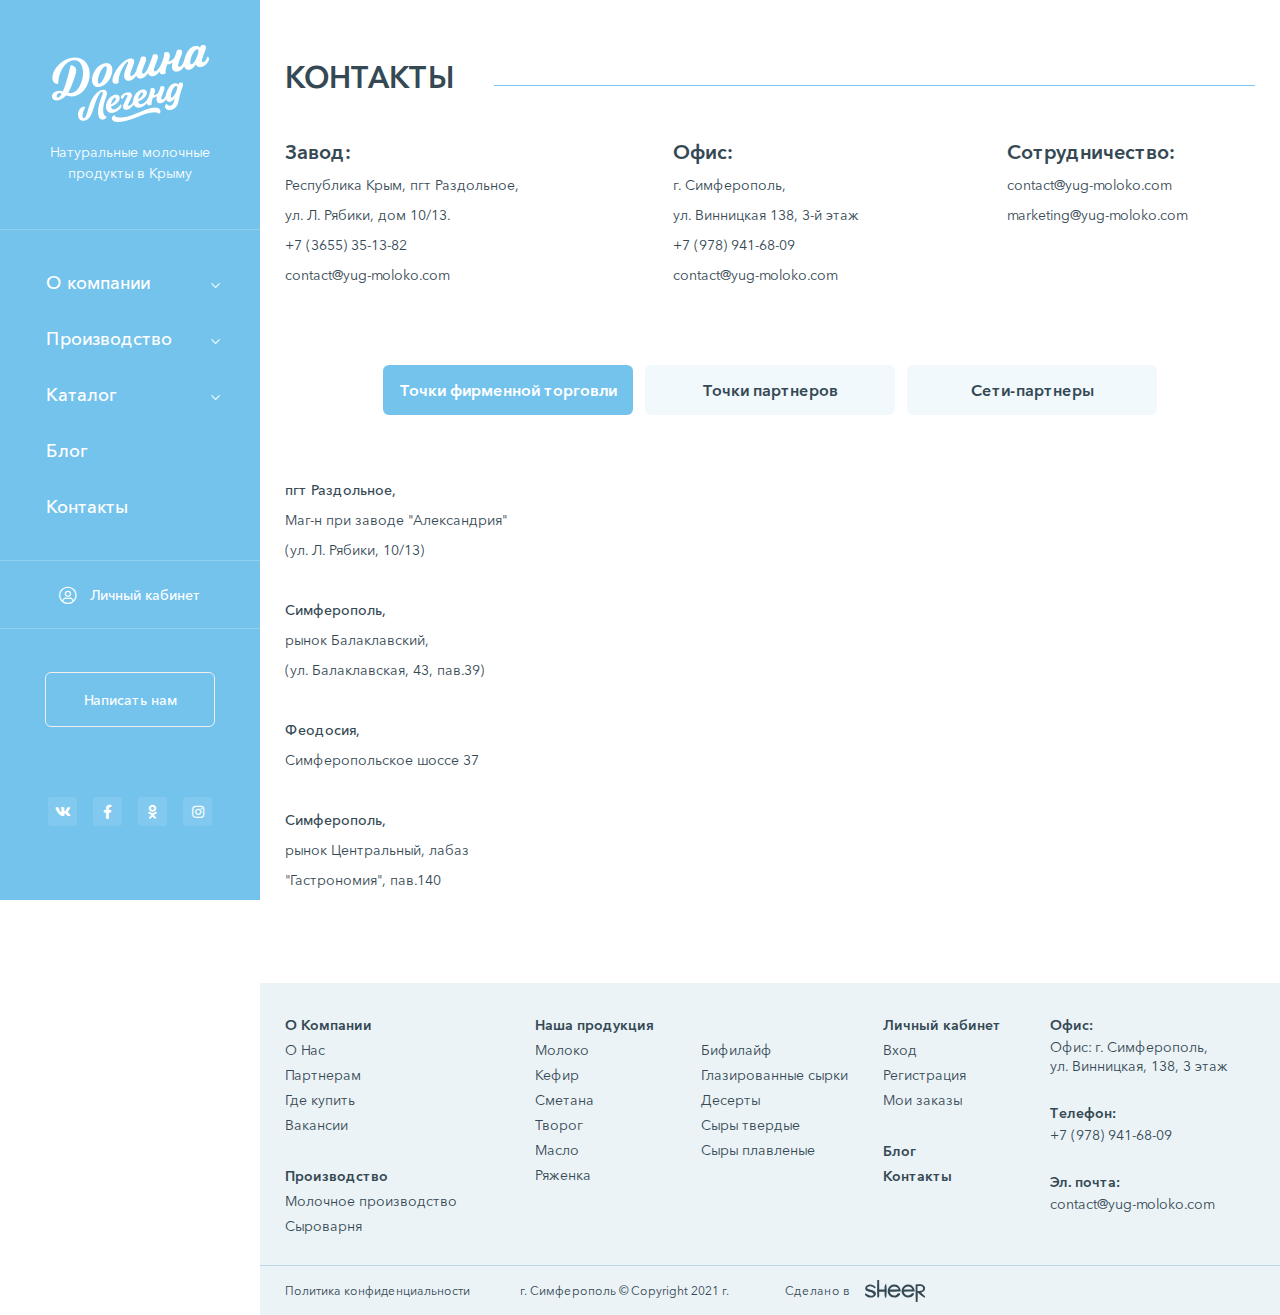
<file: contacts.html>
<!DOCTYPE html>
<!--[if lt IE 7]><html lang="ru" class="lt-ie9 lt-ie8 lt-ie7"><![endif]-->
<!--[if IE 7]><html lang="ru" class="lt-ie9 lt-ie8"><![endif]-->
<!--[if IE 8]><html lang="ru" class="lt-ie9"><![endif]-->
<!--[if gt IE 8]><!-->
<html lang="ru">
<!--<![endif]-->
<head>
	<meta charset="utf-8" />
	<title>Заголовок</title>
	<meta name="description" content="" />
	<meta http-equiv="X-UA-Compatible" content="IE=edge" />
	<meta name="viewport" content="width=device-width, initial-scale=1.0" />
	<meta name="format-detection" content="telephone=no" />
	<link rel="shortcut icon" href="favicon.png" />
	<link rel="stylesheet" href="libs/bootstrap/bootstrap-grid.css" />
	<link rel="stylesheet" href="libs/fontawesome-free-5.12.0-web/css/all.min.css" />
	<link rel="stylesheet" href="libs/fullPage.js-master/jquery.fullPage.css" />
	<link rel="stylesheet" href="libs/fancybox/jquery.fancybox.css" />
	<link rel="stylesheet" href="libs/slick-1.5.9/slick/slick.css" />
	<link rel="stylesheet" href="libs/slick-1.5.9/slick/slick-theme.css" />
	<link rel="stylesheet" href="css/fonts.css" />
	<link rel="stylesheet" href="css/main.css?ver=1.7" />
	<link rel="stylesheet" href="css/media.css?ver=1.7" />
</head>
<body>

	<div class="wrapper">

		<div class="sidebar">
			<div class="sidebar__top">
				<a href="tel:+79789416809" class="phone-mob"><i class="fas fa-phone-alt"></i></a>
				<a href="#" class="logo">
					<img src="img/logo.png" alt="alt">
				</a>
				<div class="logo-descr"> Натуральные молочные продукты в Крыму</div>
				<span class="btn_nav">
					<span class='sandwich'>
						<span class='sw-topper'></span>
						<span class='sw-bottom'></span>
						<span class='sw-footer'></span>
					</span>
				</span>
			</div>
			<div class="sidebar-content">
				<ul class="menu">
					<li class="has_child">
						<a href="#">О компании</a>
						<ul>
							<li><a href="#">О Нас</a></li>
							<li><a href="#">Партнерам</a></li>
							<li><a href="#">Где купить</a></li>
							<li><a href="#">Вакансии</a></li>
						</ul>
					</li>
					<li class="has_child">
						<a href="#">Производство</a>
						<ul>
							<li><a href="#">Молочное производство</a></li>
							<li><a href="#">Сыроварня</a></li>
							<li><a href="#">Напитки</a></li>
						</ul>
					</li>
					<li class="has_child">
						<a href="#">Каталог</a>
						<ul>
							<li><a href="#">Молоко</a></li>
							<li><a href="#">Кефир</a></li>
							<li><a href="#">Сметана</a></li>
							<li><a href="#">Творог</a></li>
							<li><a href="#">Масло</a></li>
							<li><a href="#">Ряженка</a></li>
							<li><a href="#">Бифилайф</a></li>
							<li><a href="#"> Глазированные сырки</a></li>
							<li><a href="#">Десерты</a></li>
							<li><a href="#">Сыры твердые</a></li>
							<li><a href="#">Сыры плавленые</a></li>
							<li><a href="#">Холодный чай</a></li>
							<li><a href="#">Вода</a></li>
						</ul>
					</li>
					<li><a href="#">Блог</a></li>
					<li><a href="#">Контакты</a></li>
				</ul>
				<a href="#" class="btn-personal"><i class="fal fa-user-circle"></i>Личный кабинет</a>
				<a href="#" class="btn-white">Написать нам</a>
				<ul class="list-social">
					<li><a href="#"><i class="fab fa-vk"></i></a></li>
					<li><a href="#"><i class="fab fa-facebook-f"></i></a></li>
					<li><a href="#"><i class="fab fa-odnoklassniki"></i></a></li>
					<li><a href="#"><i class="fab fa-instagram"></i></a></li>
				</ul>
			</div>
		</div>

		<div class="fullpage-wrapper">
			
			<section class="contacts">
				<div class="container">
					<div class="title-section"><span>контакты</span></div>
					<div class="row row_contacts">
						<div class="col-md-4">
							<div class="contact-unit">
								<div class="contact-unit__title">Завод:</div>
								<p>Республика Крым, пгт Раздольное, </p>
								<p>ул. Л. Рябики, дом 10/13. </p>
								<p><a href="tel:+73655351382">+7 (3655) 35-13-82</a></p>
								<p><a href="mailto:contact@yug-moloko.com">contact@yug-moloko.com</a></p>
							</div>
						</div>
						<div class="col-md-4">
							<div class="contact-unit">
								<div class="contact-unit__title">Офис:</div>
								<p>г. Симферополь,</p>
								<p>ул. Винницкая 138, 3-й этаж</p>
								<p><a href="tel:+79789416809">+7 (978) 941-68-09</a></p>
								<p><a href="mailto:contact@yug-moloko.com">contact@yug-moloko.com</a></p>
							</div>
						</div>
						<div class="col-md-4">
							<div class="contact-unit">
								<div class="contact-unit__title">Сотрудничество:</div>
								<p><a href="mailto:contact@yug-moloko.com">contact@yug-moloko.com</a></p>
								<p><a href="mailto:marketing@yug-moloko.com">marketing@yug-moloko.com</a></p>
							</div>
						</div>
					</div>
					<ul class="tabs-contacts">
						<li class="active"><a href="#tab_contact1">Точки фирменной торговли</a></li>
						<li><a href="#tab_contact2">Точки партнеров</a></li>
						<li><a href="#tab_contact3">Сети-партнеры</a></li>
					</ul>
					<div class="tab-container-contacts">
						<div class="tab-pane-contacts" id="tab_contact1">
							<div class="row">
								<div class="col-lg-2">
									<ul class="list-map">
										<li class="map-item1_1">
											<p><span><strong>пгт Раздольное,</strong></span></p>
											<p><span>Маг-н при заводе "Александрия"</span> </p>
											<p><span>(ул. Л. Рябики, 10/13)</span></p>
										</li>
										<li class="map-item1_2">
											<p><span><strong>Симферополь, </strong></span></p>
											<p><span>рынок Балаклавский,</span> </p>
											<p><span>(ул. Балаклавская, 43, пав.39)</span></p>
										</li>
										<li class="map-item1_3">
											<p><span><strong>Феодосия, </strong></span></p>
											<p><span>Симферопольское шоссе 37</span></p>
										</li>
										<li class="map-item1_4">
											<p><span><strong>Симферополь, </strong></span></p>
											<p><span>рынок Центральный, лабаз </span></p>
											<p><span>"Гастрономия", пав.140</span></p>
										</li>
										<li class="map-item1_1">
											<p><span><strong>пгт Раздольное,</strong></span></p>
											<p><span>Маг-н при заводе "Александрия"</span> </p>
											<p><span>(ул. Л. Рябики, 10/13)</span></p>
										</li>
										<li class="map-item1_2">
											<p><span><strong>Симферополь, </strong></span></p>
											<p><span>рынок Балаклавский,</span> </p>
											<p><span>(ул. Балаклавская, 43, пав.39)</span></p>
										</li>
										<li class="map-item1_3">
											<p><span><strong>Феодосия, </strong></span></p>
											<p><span>Симферопольское шоссе 37</span></p>
										</li>
										<li class="map-item1_4">
											<p><span><strong>Симферополь, </strong></span></p>
											<p><span>рынок Центральный, лабаз </span></p>
											<p><span>"Гастрономия", пав.140</span></p>
										</li>
									</ul>
								</div>
								<div class="col-lg-10">
									<div id="map1" class="map-contact"></div>
								</div>
							</div>
						</div>
						<div class="tab-pane-contacts" id="tab_contact2">
							<div class="row">
								<div class="col-lg-2">
									<ul class="list-map">
										<li class="map-item2_1">
											<p><span><strong>пгт Раздольное,</strong></span></p>
											<p><span>Маг-н при заводе "Александрия"</span> </p>
											<p><span>(ул. Л. Рябики, 10/13)</span></p>
										</li>
										<li class="map-item2_2">
											<p><span><strong>Симферополь, </strong></span></p>
											<p><span>рынок Балаклавский,</span> </p>
											<p><span>(ул. Балаклавская, 43, пав.39)</span></p>
										</li>
										<li class="map-item2_3">
											<p><span><strong>Феодосия, </strong></span></p>
											<p><span>Симферопольское шоссе 37</span></p>
										</li>
										<li class="map-item2_4">
											<p><span><strong>Симферополь, </strong></span></p>
											<p><span>рынок Центральный, лабаз </span></p>
											<p><span>"Гастрономия", пав.140</span></p>
										</li>
										<li class="map-item2_1">
											<p><span><strong>пгт Раздольное,</strong></span></p>
											<p><span>Маг-н при заводе "Александрия"</span> </p>
											<p><span>(ул. Л. Рябики, 10/13)</span></p>
										</li>
										<li class="map-item2_2">
											<p><span><strong>Симферополь, </strong></span></p>
											<p><span>рынок Балаклавский,</span> </p>
											<p><span>(ул. Балаклавская, 43, пав.39)</span></p>
										</li>
										<li class="map-item2_3">
											<p><span><strong>Феодосия, </strong></span></p>
											<p><span>Симферопольское шоссе 37</span></p>
										</li>
										<li class="map-item2_4">
											<p><span><strong>Симферополь, </strong></span></p>
											<p><span>рынок Центральный, лабаз </span></p>
											<p><span>"Гастрономия", пав.140</span></p>
										</li>
									</ul>
								</div>
								<div class="col-lg-10">
									<div id="map2" class="map-contact"></div>
								</div>
							</div>
						</div>
						<div class="tab-pane-contacts" id="tab_contact3">
							<div class="row">
								<div class="col-lg-2">
									<ul class="list-map">
										<li class="map-item3_1">
											<p><span><strong>пгт Раздольное,</strong></span></p>
											<p><span>Маг-н при заводе "Александрия"</span> </p>
											<p><span>(ул. Л. Рябики, 10/13)</span></p>
										</li>
										<li class="map-item3_2">
											<p><span><strong>Симферополь, </strong></span></p>
											<p><span>рынок Балаклавский,</span> </p>
											<p><span>(ул. Балаклавская, 43, пав.39)</span></p>
										</li>
										<li class="map-item3_3">
											<p><span><strong>Феодосия, </strong></span></p>
											<p><span>Симферопольское шоссе 37</span></p>
										</li>
										<li class="map-item3_4">
											<p><span><strong>Симферополь, </strong></span></p>
											<p><span>рынок Центральный, лабаз </span></p>
											<p><span>"Гастрономия", пав.140</span></p>
										</li>
										<li class="map-item3_1">
											<p><span><strong>пгт Раздольное,</strong></span></p>
											<p><span>Маг-н при заводе "Александрия"</span> </p>
											<p><span>(ул. Л. Рябики, 10/13)</span></p>
										</li>
										<li class="map-item3_2">
											<p><span><strong>Симферополь, </strong></span></p>
											<p><span>рынок Балаклавский,</span> </p>
											<p><span>(ул. Балаклавская, 43, пав.39)</span></p>
										</li>
										<li class="map-item3_3">
											<p><span><strong>Феодосия, </strong></span></p>
											<p><span>Симферопольское шоссе 37</span></p>
										</li>
										<li class="map-item3_4">
											<p><span><strong>Симферополь, </strong></span></p>
											<p><span>рынок Центральный, лабаз </span></p>
											<p><span>"Гастрономия", пав.140</span></p>
										</li>
									</ul>
								</div>
								<div class="col-lg-10">
									<div id="map3" class="map-contact"></div>
								</div>
							</div>
						</div>
					</div>
				</div>
			</section>

			<section class="section">
				<div class="wrap-sections">
					
					<footer class="footer">
						<div class="container">
							<div class="row row_footer">
								<div class="col-lg-3 col-md-3">
									<div class="footer__title footer__title_mob">О Компании <i class="fal fa-plus"></i></div>
									<div class="footer__content">
										<ul class="footer__nav">
											<li><a href="#">О Нас</a></li>
											<li><a href="#">Партнерам</a></li>
											<li><a href="#">Где купить</a></li>
											<li><a href="#">Вакансии</a></li>
										</ul>
									</div>
									<div class="footer__title footer__title_mob">Производство <i class="fal fa-plus"></i></div>
									<div class="footer__content">
										<ul class="footer__nav">
											<li><a href="#">Молочное производство</a></li>
											<li><a href="#">Сыроварня</a></li>
										</ul>
									</div>
								</div>
								<div class="col-lg-4 col-md-4 col_pr">
									<div class="footer__title footer__title_mob">Наша продукция <i class="fal fa-plus"></i></div>
									<div class="footer__content">
										<ul class="footer__nav">
											<li><a href="#">Молоко</a></li>
											<li><a href="#">Кефир</a></li>
											<li><a href="#">Сметана</a></li>
											<li><a href="#">Творог</a></li>
											<li><a href="#">Масло</a></li>
											<li><a href="#">Ряженка</a></li>
											<li><a href="#">Бифилайф</a></li>
											<li><a href="#"> Глазированные сырки</a></li>
											<li><a href="#">Десерты</a></li>
											<li><a href="#">Сыры твердые</a></li>
											<li><a href="#"> Сыры плавленые</a></li>
										</ul>
									</div>
								</div>
								<div class="col-lg-2 offset-lg-1 col-md-2">
									<div class="footer__title footer__title_mob">Личный кабинет <i class="fal fa-plus"></i></div>
									<div class="footer__content">
										<ul class="footer__nav">
											<li><a href="#">Вход</a></li>
											<li><a href="#">Регистрация</a></li>
											<li><a href="#">Мои заказы</a></li>
										</ul>
									</div>
									<a href="#" class="footer__title">Блог</a>
									<br>
									<a href="#" class="footer__title">Контакты</a>
								</div>
								<div class="col-lg-2 col-md-2">
									<div class="footer__title footer__title_mob">Наши контакты <i class="fal fa-plus"></i></div>
									<div class="footer__content">
										<div class="footer__title">Офис:</div>
										<p>Офис: г. Симферополь,</p>
										<p>ул. Винницкая, 138, 3 этаж</p>
										<br>
										<div class="footer__title">Телефон:</div>
										<p><a href="tel:+79789416809">+7 (978) 941-68-09</a></p>
										<br>
										<div class="footer__title">Эл. почта:</div>
										<p><a href="mailto:contact@yug-moloko.com">contact@yug-moloko.com</a></p>
									</div>
								</div>
							</div>
						</div>
						<div class="footer-bottom">
							<div class="container">
								<div class="row align-items-center">
									<div class="col-lg-3 col-md-4">
										<a href="#">Политика конфиденциальности</a>
									</div>
									<div class="col-lg-3 col-md-4">
										<p>г. Симферополь © Copyright 2021 г.</p>
									</div>
									<div class="col-lg-3 col-md-4">
										<div class="create">Сделано в <img src="img/copy.svg" alt="alt"></div>
									</div>
								</div>
							</div>
						</div>
					</footer>
				</div>
			</section>

		</div>
		
	</div>

	<!--[if lt IE 9]>
	<script src="libs/html5shiv/es5-shim.min.js"></script>
	<script src="libs/html5shiv/html5shiv.min.js"></script>
	<script src="libs/html5shiv/html5shiv-printshiv.min.js"></script>
	<script src="libs/respond/respond.min.js"></script>
<![endif]-->
<script src="libs/jquery/jquery-1.11.1.min.js"></script>
<script src="libs/jquery-mousewheel/jquery.mousewheel.min.js"></script>
<script src="libs/fancybox/jquery.fancybox.pack.js"></script>
<script src="libs/slick-1.5.9/slick/slick.min.js"></script>
<script src="libs/scroll2id/PageScroll2id.min.js"></script>
<script src="libs/mask/jquery.maskedinput.js"></script>
<script src="libs/fullPage.js-master/vendors/jquery.easings.min.js"></script>
<script src="libs/fullPage.js-master/vendors/scrolloverflow.min.js"></script>
<script src="libs/fullPage.js-master/jquery.fullPage.js"></script>
<script src="libs/jQueryFormStyler-master/jquery.formstyler.min.js"></script>
<script src="js/common.js?ver=1.7"></script>
<script src="https://api-maps.yandex.ru/2.1/?lang=ru_RU"></script>
<script>
		$(document).ready(function() {
		ymaps.ready(init);

		function init() {
			var myMap_1 = new ymaps.Map('map1', {
				center: [44.929892, 34.108618],
				zoom: 13
			}, {
				searchControlProvider: 'yandex#search'
			});		
			{
				if ($(window).width() < 768) {
					myMap_1.setZoom(13);
				}
			}
			myPlacemark1_1 = new ymaps.Placemark([45.770275, 33.480988], {
				balloonContent: '<p class="text-map">Маг-н при заводе "Александрия" (ул. Л. Рябики, 10/13)</p>'
			}, {
				iconLayout: 'default#image',
				iconImageHref: 'img/pin.svg',
				hideIconOnBalloonOpen: false,
				iconImageSize: [30, 39],
				iconImageOffset: [-15, -39],
				balloonOffset: [ 0, -39 ]
			});
			myPlacemark2_1 = new ymaps.Placemark([44.919812, 34.109468], {
				balloonContent: '<p class="text-map">рынок Балаклавский, (ул. Балаклавская, 43, пав.39)</p>'
			}, {
				iconLayout: 'default#image',
				iconImageHref: 'img/pin.svg',
				hideIconOnBalloonOpen: false,
				iconImageSize: [30, 39],
				iconImageOffset: [-15, -39],
				balloonOffset: [ 0, -39 ]
			});
			myPlacemark3_1 = new ymaps.Placemark([45.045724, 35.361633], {
				balloonContent: '<p class="text-map">Симферопольское шоссе 37</p>'
			}, {
				iconLayout: 'default#image',
				iconImageHref: 'img/pin.svg',
				hideIconOnBalloonOpen: false,
				iconImageSize: [30, 39],
				iconImageOffset: [-15, -39],
				balloonOffset: [ 0, -39 ]
			});
			myPlacemark4_1 = new ymaps.Placemark([44.951442, 34.107286], {
				balloonContent: '<p class="text-map">рынок Центральный, лабаз "Гастрономия", пав.140</p>'
			}, {
				iconLayout: 'default#image',
				iconImageHref: 'img/pin.svg',
				hideIconOnBalloonOpen: false,
				iconImageSize: [30, 39],
				iconImageOffset: [-15, -39],
				balloonOffset: [ 0, -39 ]
			});
			myMap_1.controls.remove('searchControl');
			myMap_1.behaviors.disable('scrollZoom');
			myMap_1.geoObjects.add(myPlacemark1_1);
			myMap_1.geoObjects.add(myPlacemark2_1);
			myMap_1.geoObjects.add(myPlacemark3_1);
			myMap_1.geoObjects.add(myPlacemark4_1);

			$( ".list-map li" ).click(function() {
				$(this).siblings().removeClass("active");
				$(this).addClass("active");
			})

			$( ".map-item1_1" ).click(function() {
				myMap_1.setCenter([45.770275, 33.480988]);
				myPlacemark1_1.balloon.open();
				myPlacemark1_1.options.set({iconImageHref: 'img/pin2.svg'});
				myPlacemark2_1.options.set({iconImageHref: 'img/pin.svg'});
				myPlacemark3_1.options.set({iconImageHref: 'img/pin.svg'});
				myPlacemark4_1.options.set({iconImageHref: 'img/pin.svg'});
			})

			$( ".map-item1_2" ).click(function() {
				myMap_1.setCenter([44.919812, 34.109468]);
				myPlacemark2_1.balloon.open();
				myPlacemark2_1.options.set({iconImageHref: 'img/pin2.svg'});
				myPlacemark1_1.options.set({iconImageHref: 'img/pin.svg'});
				myPlacemark3_1.options.set({iconImageHref: 'img/pin.svg'});
				myPlacemark4_1.options.set({iconImageHref: 'img/pin.svg'});
			})

			$( ".map-item1_3" ).click(function() {
				myMap_1.setCenter([45.045724, 35.361633]);
				myPlacemark3_1.balloon.open();
				myPlacemark3_1.options.set({iconImageHref: 'img/pin2.svg'});
				myPlacemark2_1.options.set({iconImageHref: 'img/pin.svg'});
				myPlacemark1_1.options.set({iconImageHref: 'img/pin.svg'});
				myPlacemark4_1.options.set({iconImageHref: 'img/pin.svg'});
			})

			$( ".map-item1_4" ).click(function() {
				myMap_1.setCenter([44.951442, 34.107286]);
				myPlacemark4_1.balloon.open();
				myPlacemark4_1.options.set({iconImageHref: 'img/pin2.svg'});
				myPlacemark2_1.options.set({iconImageHref: 'img/pin.svg'});
				myPlacemark3_1.options.set({iconImageHref: 'img/pin.svg'});
				myPlacemark1_1.options.set({iconImageHref: 'img/pin.svg'});
			})

			myPlacemark1_1.events.add('click', function (e) {
				e.get('target').options.set('iconImageHref', 'img/pin2.svg'); 
				myPlacemark2_1.options.set({iconImageHref: 'img/pin.svg'});
				myPlacemark3_1.options.set({iconImageHref: 'img/pin.svg'});
				myPlacemark4_1.options.set({iconImageHref: 'img/pin.svg'});
			});

			myPlacemark2_1.events.add('click', function (e) {
				e.get('target').options.set('iconImageHref', 'img/pin2.svg'); 
				myPlacemark1_1.options.set({iconImageHref: 'img/pin.svg'});
				myPlacemark3_1.options.set({iconImageHref: 'img/pin.svg'});
				myPlacemark4_1.options.set({iconImageHref: 'img/pin.svg'});
			});

			myPlacemark3_1.events.add('click', function (e) {
				e.get('target').options.set('iconImageHref', 'img/pin2.svg'); 
				myPlacemark2_1.options.set({iconImageHref: 'img/pin.svg'});
				myPlacemark1_1.options.set({iconImageHref: 'img/pin.svg'});
				myPlacemark4_1.options.set({iconImageHref: 'img/pin.svg'});
			});

			myPlacemark4_1.events.add('click', function (e) {
				e.get('target').options.set('iconImageHref', 'img/pin2.svg'); 
				myPlacemark2_1.options.set({iconImageHref: 'img/pin.svg'});
				myPlacemark3_1.options.set({iconImageHref: 'img/pin.svg'});
				myPlacemark1_1.options.set({iconImageHref: 'img/pin.svg'});
			});
		}
	});

	$(document).ready(function() {
		ymaps.ready(init);

		function init() {
			var myMap_2 = new ymaps.Map('map2', {
				center: [44.929892, 34.108618],
				zoom: 13
			}, {
				searchControlProvider: 'yandex#search'
			});		
			{
				if ($(window).width() < 768) {
					myMap_2.setZoom(13);
				}
			}
			myPlacemark1_2 = new ymaps.Placemark([45.770275, 33.480988], {
				balloonContent: '<p class="text-map">Маг-н при заводе "Александрия" (ул. Л. Рябики, 10/13)</p>'
			}, {
				iconLayout: 'default#image',
				iconImageHref: 'img/pin.svg',
				hideIconOnBalloonOpen: false,
				iconImageSize: [30, 39],
				iconImageOffset: [-15, -39],
				balloonOffset: [ 0, -39 ]
			});
			myPlacemark2_2 = new ymaps.Placemark([44.919812, 34.109468], {
				balloonContent: '<p class="text-map">рынок Балаклавский, (ул. Балаклавская, 43, пав.39)</p>'
			}, {
				iconLayout: 'default#image',
				iconImageHref: 'img/pin.svg',
				hideIconOnBalloonOpen: false,
				iconImageSize: [30, 39],
				iconImageOffset: [-15, -39],
				balloonOffset: [ 0, -39 ]
			});
			myPlacemark3_2 = new ymaps.Placemark([45.045724, 35.361633], {
				balloonContent: '<p class="text-map">Симферопольское шоссе 37</p>'
			}, {
				iconLayout: 'default#image',
				iconImageHref: 'img/pin.svg',
				hideIconOnBalloonOpen: false,
				iconImageSize: [30, 39],
				iconImageOffset: [-15, -39],
				balloonOffset: [ 0, -39 ]
			});
			myPlacemark4_2 = new ymaps.Placemark([44.951442, 34.107286], {
				balloonContent: '<p class="text-map">рынок Центральный, лабаз "Гастрономия", пав.140</p>'
			}, {
				iconLayout: 'default#image',
				iconImageHref: 'img/pin.svg',
				hideIconOnBalloonOpen: false,
				iconImageSize: [30, 39],
				iconImageOffset: [-15, -39],
				balloonOffset: [ 0, -39 ]
			});
			myMap_2.controls.remove('searchControl');
			myMap_2.behaviors.disable('scrollZoom');
			myMap_2.geoObjects.add(myPlacemark1_2);
			myMap_2.geoObjects.add(myPlacemark2_2);
			myMap_2.geoObjects.add(myPlacemark3_2);
			myMap_2.geoObjects.add(myPlacemark4_2);

			$( ".list-map li" ).click(function() {
				$(this).siblings().removeClass("active");
				$(this).addClass("active");
			})

			$( ".map-item2_1" ).click(function() {
				myMap_2.setCenter([45.770275, 33.480988]);
				myPlacemark1_2.balloon.open();
				myPlacemark1_2.options.set({iconImageHref: 'img/pin2.svg'});
				myPlacemark2_2.options.set({iconImageHref: 'img/pin.svg'});
				myPlacemark3_2.options.set({iconImageHref: 'img/pin.svg'});
				myPlacemark4_2.options.set({iconImageHref: 'img/pin.svg'});
			})

			$( ".map-item2_2" ).click(function() {
				myMap_2.setCenter([44.919812, 34.109468]);
				myPlacemark2_2.balloon.open();
				myPlacemark2_2.options.set({iconImageHref: 'img/pin2.svg'});
				myPlacemark1_2.options.set({iconImageHref: 'img/pin.svg'});
				myPlacemark3_2.options.set({iconImageHref: 'img/pin.svg'});
				myPlacemark4_2.options.set({iconImageHref: 'img/pin.svg'});
			})

			$( ".map-item2_3" ).click(function() {
				myMap_2.setCenter([45.045724, 35.361633]);
				myPlacemark3_2.balloon.open();
				myPlacemark3_2.options.set({iconImageHref: 'img/pin2.svg'});
				myPlacemark2_2.options.set({iconImageHref: 'img/pin.svg'});
				myPlacemark1_2.options.set({iconImageHref: 'img/pin.svg'});
				myPlacemark4_2.options.set({iconImageHref: 'img/pin.svg'});
			})

			$( ".map-item2_4" ).click(function() {
				myMap_2.setCenter([44.951442, 34.107286]);
				myPlacemark4_2.balloon.open();
				myPlacemark4_2.options.set({iconImageHref: 'img/pin2.svg'});
				myPlacemark2_2.options.set({iconImageHref: 'img/pin.svg'});
				myPlacemark3_2.options.set({iconImageHref: 'img/pin.svg'});
				myPlacemark1_2.options.set({iconImageHref: 'img/pin.svg'});
			})

			myPlacemark1_2.events.add('click', function (e) {
				e.get('target').options.set('iconImageHref', 'img/pin2.svg'); 
				myPlacemark2_2.options.set({iconImageHref: 'img/pin.svg'});
				myPlacemark3_2.options.set({iconImageHref: 'img/pin.svg'});
				myPlacemark4_2.options.set({iconImageHref: 'img/pin.svg'});
			});

			myPlacemark2_2.events.add('click', function (e) {
				e.get('target').options.set('iconImageHref', 'img/pin2.svg'); 
				myPlacemark1_2.options.set({iconImageHref: 'img/pin.svg'});
				myPlacemark3_2.options.set({iconImageHref: 'img/pin.svg'});
				myPlacemark4_2.options.set({iconImageHref: 'img/pin.svg'});
			});

			myPlacemark3_2.events.add('click', function (e) {
				e.get('target').options.set('iconImageHref', 'img/pin2.svg'); 
				myPlacemark2_2.options.set({iconImageHref: 'img/pin.svg'});
				myPlacemark1_2.options.set({iconImageHref: 'img/pin.svg'});
				myPlacemark4_2.options.set({iconImageHref: 'img/pin.svg'});
			});

			myPlacemark4_2.events.add('click', function (e) {
				e.get('target').options.set('iconImageHref', 'img/pin2.svg'); 
				myPlacemark2_2.options.set({iconImageHref: 'img/pin.svg'});
				myPlacemark3_2.options.set({iconImageHref: 'img/pin.svg'});
				myPlacemark1_2.options.set({iconImageHref: 'img/pin.svg'});
			});
		}
	});
	
$(document).ready(function() {
		ymaps.ready(init);

		function init() {
			var myMap_3 = new ymaps.Map('map3', {
				center: [44.929892, 34.108618],
				zoom: 13
			}, {
				searchControlProvider: 'yandex#search'
			});		
			{
				if ($(window).width() < 768) {
					myMap_3.setZoom(13);
				}
			}
			myPlacemark1_3 = new ymaps.Placemark([45.770275, 33.480988], {
				balloonContent: '<p class="text-map">Маг-н при заводе "Александрия" (ул. Л. Рябики, 10/13)</p>'
			}, {
				iconLayout: 'default#image',
				iconImageHref: 'img/pin.svg',
				hideIconOnBalloonOpen: false,
				iconImageSize: [30, 39],
				iconImageOffset: [-15, -39],
				balloonOffset: [ 0, -39 ]
			});
			myPlacemark2_3 = new ymaps.Placemark([44.919812, 34.109468], {
				balloonContent: '<p class="text-map">рынок Балаклавский, (ул. Балаклавская, 43, пав.39)</p>'
			}, {
				iconLayout: 'default#image',
				iconImageHref: 'img/pin.svg',
				hideIconOnBalloonOpen: false,
				iconImageSize: [30, 39],
				iconImageOffset: [-15, -39],
				balloonOffset: [ 0, -39 ]
			});
			myPlacemark3_3 = new ymaps.Placemark([45.045724, 35.361633], {
				balloonContent: '<p class="text-map">Симферопольское шоссе 37</p>'
			}, {
				iconLayout: 'default#image',
				iconImageHref: 'img/pin.svg',
				hideIconOnBalloonOpen: false,
				iconImageSize: [30, 39],
				iconImageOffset: [-15, -39],
				balloonOffset: [ 0, -39 ]
			});
			myPlacemark4_3 = new ymaps.Placemark([44.951442, 34.107286], {
				balloonContent: '<p class="text-map">рынок Центральный, лабаз "Гастрономия", пав.140</p>'
			}, {
				iconLayout: 'default#image',
				iconImageHref: 'img/pin.svg',
				hideIconOnBalloonOpen: false,
				iconImageSize: [30, 39],
				iconImageOffset: [-15, -39],
				balloonOffset: [ 0, -39 ]
			});
			myMap_3.controls.remove('searchControl');
			myMap_3.behaviors.disable('scrollZoom');
			myMap_3.geoObjects.add(myPlacemark1_3);
			myMap_3.geoObjects.add(myPlacemark2_3);
			myMap_3.geoObjects.add(myPlacemark3_3);
			myMap_3.geoObjects.add(myPlacemark4_3);

			$( ".list-map li" ).click(function() {
				$(this).siblings().removeClass("active");
				$(this).addClass("active");
			})

			$( ".map-item3_1" ).click(function() {
				myMap_3.setCenter([45.770275, 33.480988]);
				myPlacemark1_3.balloon.open();
				myPlacemark1_3.options.set({iconImageHref: 'img/pin2.svg'});
				myPlacemark2_3.options.set({iconImageHref: 'img/pin.svg'});
				myPlacemark3_3.options.set({iconImageHref: 'img/pin.svg'});
				myPlacemark4_3.options.set({iconImageHref: 'img/pin.svg'});
			})

			$( ".map-item3_2" ).click(function() {
				myMap_3.setCenter([44.919812, 34.109468]);
				myPlacemark2_3.balloon.open();
				myPlacemark2_3.options.set({iconImageHref: 'img/pin2.svg'});
				myPlacemark1_3.options.set({iconImageHref: 'img/pin.svg'});
				myPlacemark3_3.options.set({iconImageHref: 'img/pin.svg'});
				myPlacemark4_3.options.set({iconImageHref: 'img/pin.svg'});
			})

			$( ".map-item3_3" ).click(function() {
				myMap_3.setCenter([45.045724, 35.361633]);
				myPlacemark3_3.balloon.open();
				myPlacemark3_3.options.set({iconImageHref: 'img/pin2.svg'});
				myPlacemark2_3.options.set({iconImageHref: 'img/pin.svg'});
				myPlacemark1_3.options.set({iconImageHref: 'img/pin.svg'});
				myPlacemark4_3.options.set({iconImageHref: 'img/pin.svg'});
			})

			$( ".map-item3_4" ).click(function() {
				myMap_3.setCenter([44.951442, 34.107286]);
				myPlacemark4_3.balloon.open();
				myPlacemark4_3.options.set({iconImageHref: 'img/pin2.svg'});
				myPlacemark2_3.options.set({iconImageHref: 'img/pin.svg'});
				myPlacemark3_3.options.set({iconImageHref: 'img/pin.svg'});
				myPlacemark1_3.options.set({iconImageHref: 'img/pin.svg'});
			})

			myPlacemark1_3.events.add('click', function (e) {
				e.get('target').options.set('iconImageHref', 'img/pin2.svg'); 
				myPlacemark2_3.options.set({iconImageHref: 'img/pin.svg'});
				myPlacemark3_3.options.set({iconImageHref: 'img/pin.svg'});
				myPlacemark4_3.options.set({iconImageHref: 'img/pin.svg'});
			});

			myPlacemark2_3.events.add('click', function (e) {
				e.get('target').options.set('iconImageHref', 'img/pin2.svg'); 
				myPlacemark1_3.options.set({iconImageHref: 'img/pin.svg'});
				myPlacemark3_3.options.set({iconImageHref: 'img/pin.svg'});
				myPlacemark4_3.options.set({iconImageHref: 'img/pin.svg'});
			});

			myPlacemark3_3.events.add('click', function (e) {
				e.get('target').options.set('iconImageHref', 'img/pin2.svg'); 
				myPlacemark2_3.options.set({iconImageHref: 'img/pin.svg'});
				myPlacemark1_3.options.set({iconImageHref: 'img/pin.svg'});
				myPlacemark4_3.options.set({iconImageHref: 'img/pin.svg'});
			});

			myPlacemark4_3.events.add('click', function (e) {
				e.get('target').options.set('iconImageHref', 'img/pin2.svg'); 
				myPlacemark2_3.options.set({iconImageHref: 'img/pin.svg'});
				myPlacemark3_3.options.set({iconImageHref: 'img/pin.svg'});
				myPlacemark1_3.options.set({iconImageHref: 'img/pin.svg'});
			});
		}
	});


</script> 
<script>
	
</script>
<!-- Yandex.Metrika counter --><!-- /Yandex.Metrika counter -->
<!-- Google Analytics counter --><!-- /Google Analytics counter -->
</body>
</html>
</file>
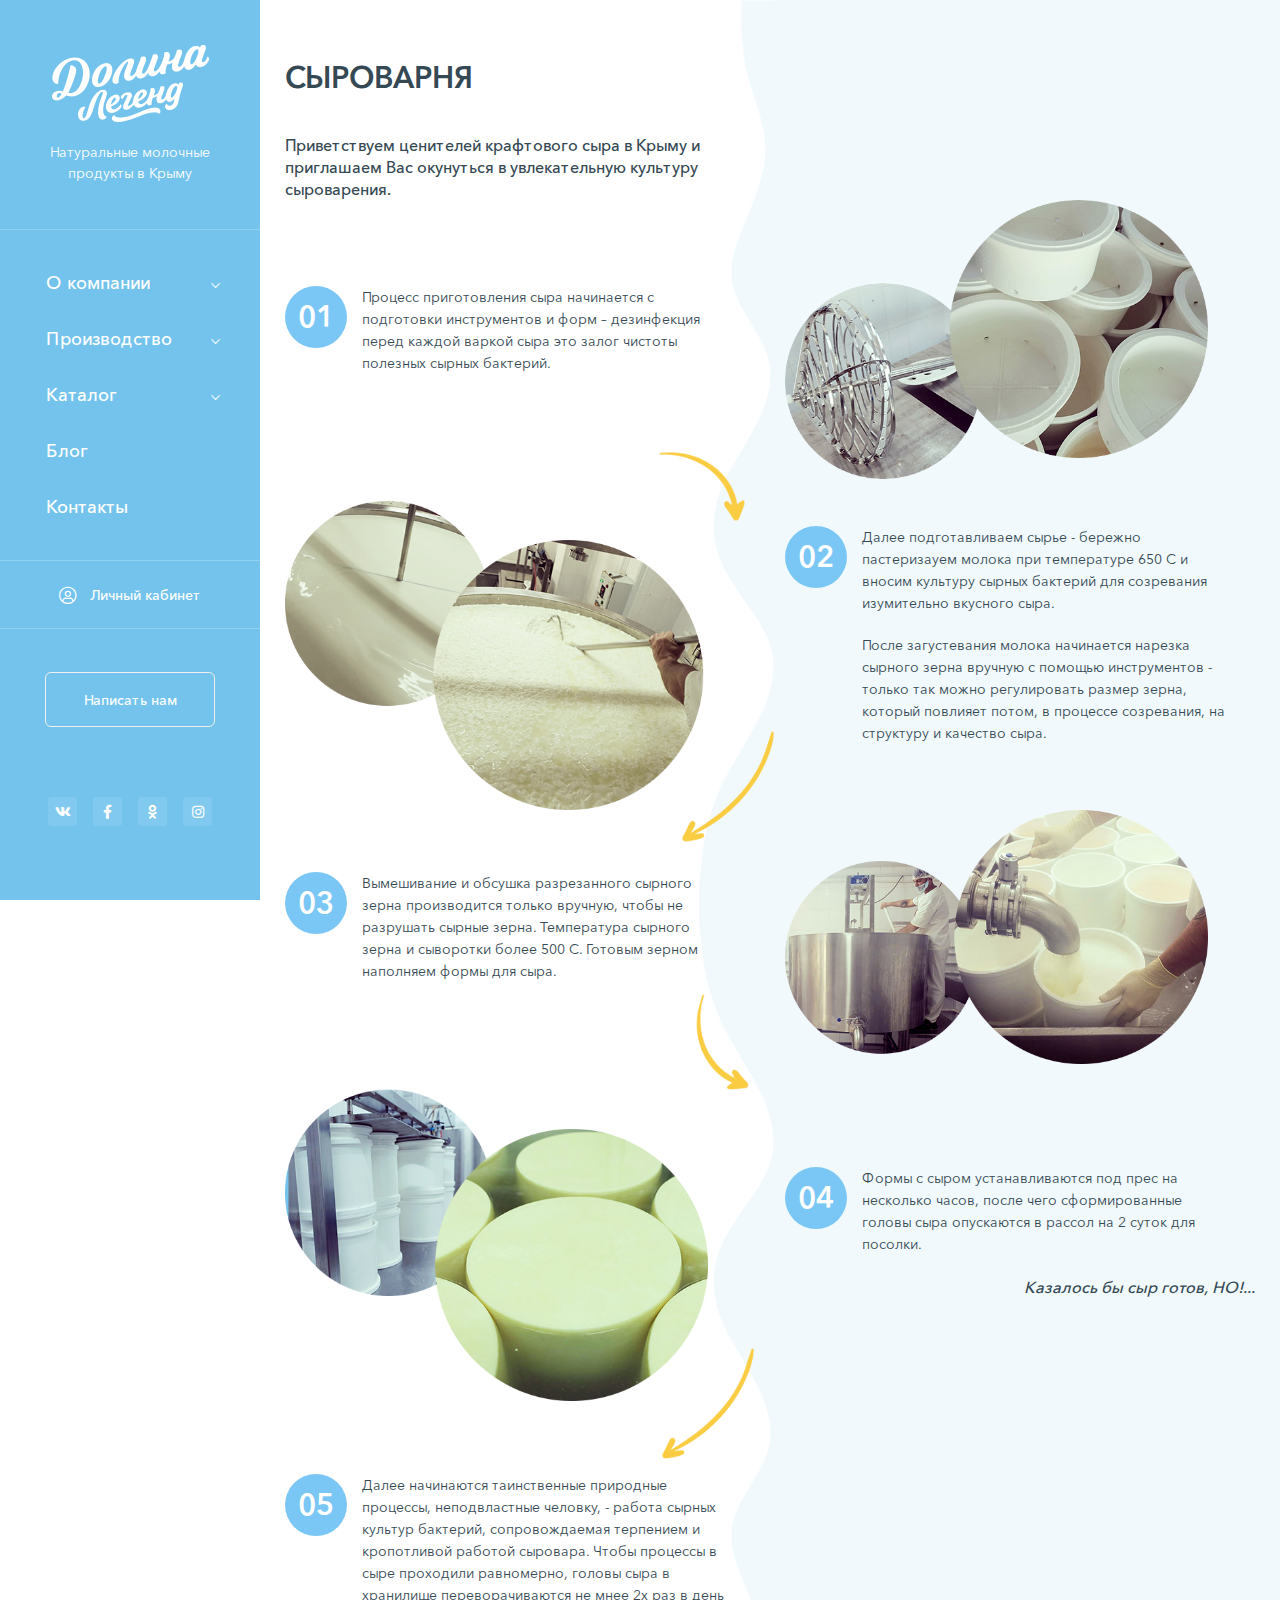
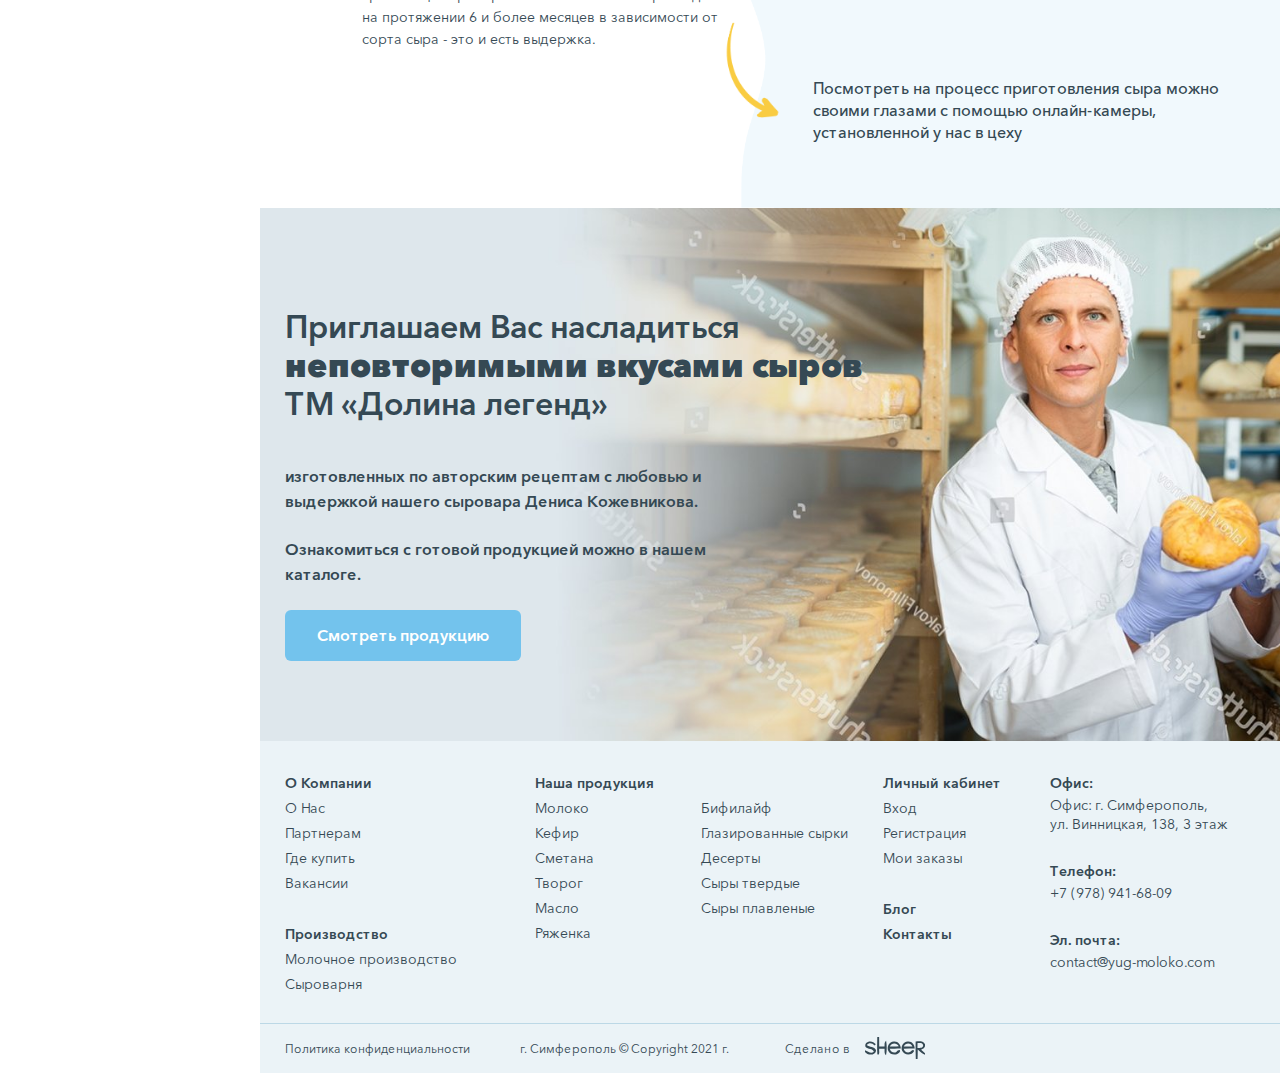
<file: dairy.html>
<!DOCTYPE html>
<!--[if lt IE 7]><html lang="ru" class="lt-ie9 lt-ie8 lt-ie7"><![endif]-->
<!--[if IE 7]><html lang="ru" class="lt-ie9 lt-ie8"><![endif]-->
<!--[if IE 8]><html lang="ru" class="lt-ie9"><![endif]-->
<!--[if gt IE 8]><!-->
<html lang="ru">
<!--<![endif]-->
<head>
	<meta charset="utf-8" />
	<title>Заголовок</title>
	<meta name="description" content="" />
	<meta http-equiv="X-UA-Compatible" content="IE=edge" />
	<meta name="viewport" content="width=device-width, initial-scale=1.0" />
	<meta name="format-detection" content="telephone=no" />
	<link rel="shortcut icon" href="favicon.png" />
	<link rel="stylesheet" href="libs/bootstrap/bootstrap-grid.css" />
	<link rel="stylesheet" href="libs/fontawesome-free-5.12.0-web/css/all.min.css" />
	<link rel="stylesheet" href="libs/fullPage.js-master/jquery.fullPage.css" />
	<link rel="stylesheet" href="libs/fancybox/jquery.fancybox.css" />
	<link rel="stylesheet" href="libs/slick-1.5.9/slick/slick.css" />
	<link rel="stylesheet" href="libs/slick-1.5.9/slick/slick-theme.css" />
	<link rel="stylesheet" href="css/fonts.css" />
	<link rel="stylesheet" href="css/main.css?ver=1.7" />
	<link rel="stylesheet" href="css/media.css?ver=1.7" />
</head>
<body>

	<div class="wrapper">

		<div class="sidebar">
			<div class="sidebar__top">
				<a href="tel:+79789416809" class="phone-mob"><i class="fas fa-phone-alt"></i></a>
				<a href="#" class="logo">
					<img src="img/logo.png" alt="alt">
				</a>
				<div class="logo-descr"> Натуральные молочные продукты в Крыму</div>
				<span class="btn_nav">
					<span class='sandwich'>
						<span class='sw-topper'></span>
						<span class='sw-bottom'></span>
						<span class='sw-footer'></span>
					</span>
				</span>
			</div>
			<div class="sidebar-content">
				<ul class="menu">
					<li class="has_child">
						<a href="#">О компании</a>
						<ul>
							<li><a href="#">О Нас</a></li>
							<li><a href="#">Партнерам</a></li>
							<li><a href="#">Где купить</a></li>
							<li><a href="#">Вакансии</a></li>
						</ul>
					</li>
					<li class="has_child">
						<a href="#">Производство</a>
						<ul>
							<li><a href="#">Молочное производство</a></li>
							<li><a href="#">Сыроварня</a></li>
						</ul>
					</li>
					<li class="has_child">
						<a href="#">Каталог</a>
						<ul>
							<li><a href="#">Молоко</a></li>
							<li><a href="#">Кефир</a></li>
							<li><a href="#">Сметана</a></li>
							<li><a href="#">Творог</a></li>
							<li><a href="#">Масло</a></li>
							<li><a href="#">Ряженка</a></li>
							<li><a href="#">Бифилайф</a></li>
							<li><a href="#"> Глазированные сырки</a></li>
							<li><a href="#">Десерты</a></li>
							<li><a href="#">Сыры твердые</a></li>
							<li><a href="#"> Сыры плавленые</a></li>
						</ul>
					</li>
					<li><a href="#">Блог</a></li>
					<li><a href="#">Контакты</a></li>
				</ul>
				<a href="#" class="btn-personal"><i class="fal fa-user-circle"></i>Личный кабинет</a>
				<a href="#" class="btn-white">Написать нам</a>
				<ul class="list-social">
					<li><a href="#"><i class="fab fa-vk"></i></a></li>
					<li><a href="#"><i class="fab fa-facebook-f"></i></a></li>
					<li><a href="#"><i class="fab fa-odnoklassniki"></i></a></li>
					<li><a href="#"><i class="fab fa-instagram"></i></a></li>
				</ul>
			</div>
		</div>

		<div class="fullpage-wrapper">
			
			<section class="dairy">
				<div class="container">
					<div class="title-section"><span>Сыроварня</span></div>
					<div class="descr-section">Приветствуем ценителей крафтового сыра в Крыму и приглашаем Вас окунуться в увлекательную культуру сыроварения.</div>
					<div class="dairies-wrap">
						<div class="item-dairy">
							<div class="row">
								<div class="col-md-6">
									<div class="item-dairy__text">
										<div class="item-dairy__number">01</div>
										<p> Процесс приготовления сыра начинается с подготовки инструментов и форм – дезинфекция перед каждой варкой сыра это залог чистоты полезных сырных бактерий.</p>
									</div>
								</div>
								<div class="col-md-6">
									<div class="item-dairy__image">
										<img src="img/dairy1.png" alt="alt">
									</div>
								</div>
							</div>
						</div>
						<div class="item-dairy">
							<div class="row">
								<div class="col-md-6">
									<div class="item-dairy__text">
										<div class="item-dairy__number">02</div>
										<p>Далее подготавливаем сырье - бережно пастеризауем молока при температуре 650 С и вносим культуру сырных бактерий для созревания изумительно вкусного сыра. </p>
										<p>После загустевания молока начинается нарезка сырного зерна вручную с помощью инструментов - только так можно регулировать размер зерна, который повлияет потом, в процессе созревания, на структуру и качество сыра.</p>
									</div>
								</div>
								<div class="col-md-6">
									<div class="item-dairy__image">
										<img src="img/dairy2.png" alt="alt">
									</div>
								</div>
							</div>
						</div>
						<div class="item-dairy">
							<div class="row">
								<div class="col-md-6">
									<div class="item-dairy__text">
										<div class="item-dairy__number">03</div>
										<p>Вымешивание и обсушка разрезанного сырного зерна производится только вручную, чтобы не разрушать сырные зерна. Температура сырного зерна и сыворотки более 500 С. Готовым зерном наполняем формы для сыра.</p>
									</div>
								</div>
								<div class="col-md-6">
									<div class="item-dairy__image">
										<img src="img/dairy3.png" alt="alt">
									</div>
								</div>
							</div>
						</div>
						<div class="item-dairy">
							<div class="row">
								<div class="col-md-6">
									<div class="item-dairy__text">
										<div class="item-dairy__number">04</div>
										<p> Формы с сыром устанавливаются под прес на несколько часов, после чего сформированные головы сыра опускаются в рассол на 2 суток для посолки.</p>
									</div>
									<div class="descr-italic">Казалось бы сыр готов, НО!...</div>
								</div>
								<div class="col-md-6">
									<div class="item-dairy__image">
										<img src="img/dairy4.png" alt="alt">
									</div>
								</div>
							</div>
						</div>
						<div class="item-dairy">
							<div class="row">
								<div class="col-md-6">
									<div class="item-dairy__text">
										<div class="item-dairy__number">05</div>
										<p>Далее начинаются таинственные природные процессы, неподвластные человку, - работа сырных культур бактерий, сопровождаемая терпением и кропотливой работой сыровара. Чтобы процессы в сыре проходили равномерно, головы сыра в хранилище переворачиваются не мнее 2х раз в день на протяжении 6 и более месяцев в зависимости от сорта сыра - это и есть выдержка.</p>
									</div>
								</div>
								<div class="col-md-6">
									<iframe width="560" height="315" src="https://www.youtube.com/embed/U6CdbM73yJY" title="YouTube video player" frameborder="0" allow="accelerometer; autoplay; clipboard-write; encrypted-media; gyroscope; picture-in-picture" allowfullscreen></iframe>
									<div class="descr-section">Посмотреть на процесс приготовления сыра можно своими глазами с помощью онлайн-камеры, установленной у нас в цеху</div>
								</div>
							</div>
						</div>
					</div>
				</div>
			</section>

			<div class="presentation">
				<div class="container">
					<div class="title-big">Приглашаем Вас насладиться <strong>неповторимыми вкусами сыров</strong> ТМ «Долина легенд»</div>
					<div class="descr-big">
						<p>изготовленных по авторским рецептам с любовью и выдержкой нашего сыровара Дениса Кожевникова.  </p>
						<p>Ознакомиться с готовой продукцией можно в нашем каталоге.</p>
					</div>
					<a href="#" class="btn-main">Смотреть продукцию</a>
				</div>
			</div>

			<section class="section">
				<div class="wrap-sections">
					
					<footer class="footer">
						<div class="container">
							<div class="row row_footer">
								<div class="col-lg-3 col-md-3">
									<div class="footer__title footer__title_mob">О Компании <i class="fal fa-plus"></i></div>
									<div class="footer__content">
										<ul class="footer__nav">
											<li><a href="#">О Нас</a></li>
											<li><a href="#">Партнерам</a></li>
											<li><a href="#">Где купить</a></li>
											<li><a href="#">Вакансии</a></li>
										</ul>
									</div>
									<div class="footer__title footer__title_mob">Производство <i class="fal fa-plus"></i></div>
									<div class="footer__content">
										<ul class="footer__nav">
											<li><a href="#">Молочное производство</a></li>
											<li><a href="#">Сыроварня</a></li>
										</ul>
									</div>
								</div>
								<div class="col-lg-4 col-md-4 col_pr">
									<div class="footer__title footer__title_mob">Наша продукция <i class="fal fa-plus"></i></div>
									<div class="footer__content">
										<ul class="footer__nav">
											<li><a href="#">Молоко</a></li>
											<li><a href="#">Кефир</a></li>
											<li><a href="#">Сметана</a></li>
											<li><a href="#">Творог</a></li>
											<li><a href="#">Масло</a></li>
											<li><a href="#">Ряженка</a></li>
											<li><a href="#">Бифилайф</a></li>
											<li><a href="#"> Глазированные сырки</a></li>
											<li><a href="#">Десерты</a></li>
											<li><a href="#">Сыры твердые</a></li>
											<li><a href="#"> Сыры плавленые</a></li>
										</ul>
									</div>
								</div>
								<div class="col-lg-2 offset-lg-1 col-md-2">
									<div class="footer__title footer__title_mob">Личный кабинет <i class="fal fa-plus"></i></div>
									<div class="footer__content">
										<ul class="footer__nav">
											<li><a href="#">Вход</a></li>
											<li><a href="#">Регистрация</a></li>
											<li><a href="#">Мои заказы</a></li>
										</ul>
									</div>
									<a href="#" class="footer__title">Блог</a>
									<br>
									<a href="#" class="footer__title">Контакты</a>
								</div>
								<div class="col-lg-2 col-md-2">
									<div class="footer__title footer__title_mob">Наши контакты <i class="fal fa-plus"></i></div>
									<div class="footer__content">
										<div class="footer__title">Офис:</div>
										<p>Офис: г. Симферополь,</p>
										<p>ул. Винницкая, 138, 3 этаж</p>
										<br>
										<div class="footer__title">Телефон:</div>
										<p><a href="tel:+79789416809">+7 (978) 941-68-09</a></p>
										<br>
										<div class="footer__title">Эл. почта:</div>
										<p><a href="mailto:contact@yug-moloko.com">contact@yug-moloko.com</a></p>
									</div>
								</div>
							</div>
						</div>
						<div class="footer-bottom">
							<div class="container">
								<div class="row align-items-center">
									<div class="col-lg-3 col-md-4">
										<a href="#">Политика конфиденциальности</a>
									</div>
									<div class="col-lg-3 col-md-4">
										<p>г. Симферополь © Copyright 2021 г.</p>
									</div>
									<div class="col-lg-3 col-md-4">
										<div class="create">Сделано в <img src="img/copy.svg" alt="alt"></div>
									</div>
								</div>
							</div>
						</div>
					</footer>
				</div>
			</section>

		</div>
		
	</div>

	<!--[if lt IE 9]>
	<script src="libs/html5shiv/es5-shim.min.js"></script>
	<script src="libs/html5shiv/html5shiv.min.js"></script>
	<script src="libs/html5shiv/html5shiv-printshiv.min.js"></script>
	<script src="libs/respond/respond.min.js"></script>
<![endif]-->
<script src="libs/jquery/jquery-1.11.1.min.js"></script>
<script src="libs/jquery-mousewheel/jquery.mousewheel.min.js"></script>
<script src="libs/fancybox/jquery.fancybox.pack.js"></script>
<script src="libs/slick-1.5.9/slick/slick.min.js"></script>
<script src="libs/scroll2id/PageScroll2id.min.js"></script>
<script src="libs/mask/jquery.maskedinput.js"></script>
<script src="libs/fullPage.js-master/vendors/jquery.easings.min.js"></script>
<script src="libs/fullPage.js-master/vendors/scrolloverflow.min.js"></script>
<script src="libs/fullPage.js-master/jquery.fullPage.js"></script>
<script src="libs/jQueryFormStyler-master/jquery.formstyler.min.js"></script>
<script src="js/common.js?ver=1.7"></script>
<!-- Yandex.Metrika counter --><!-- /Yandex.Metrika counter -->
<!-- Google Analytics counter --><!-- /Google Analytics counter -->
</body>
</html>
</file>
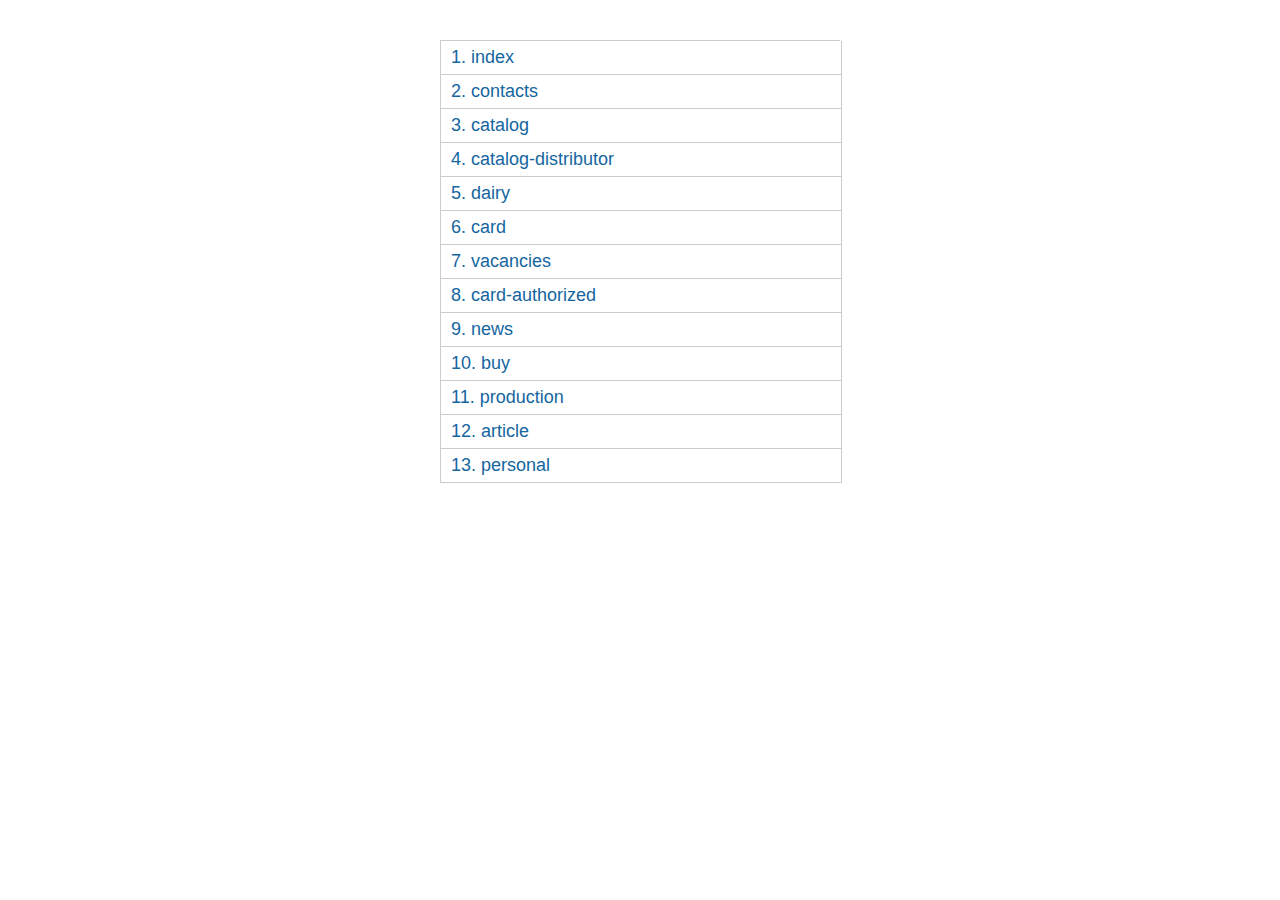
<file: map.html>
<!DOCTYPE html>
<!--[if lt IE 7]><html lang="ru" class="lt-ie9 lt-ie8 lt-ie7"><![endif]-->
<!--[if IE 7]><html lang="ru" class="lt-ie9 lt-ie8"><![endif]-->
<!--[if IE 8]><html lang="ru" class="lt-ie9"><![endif]-->
<!--[if gt IE 8]><!-->
<html lang="ru">
<!--<![endif]-->
<head>
	<meta charset="utf-8" />
	<title>Заголовок</title>
	<meta name="description" content="" />
	<meta http-equiv="X-UA-Compatible" content="IE=edge" />
	<meta name="viewport" content="width=device-width, initial-scale=1.0" />
</head>
<body>

	<div class="wrapper">
		<div class="count_pages">
			<ul> 
				<li><a href="index.html" target="_blanck">index</a></li>
				<li><a href="contacts.html" target="_blanck">contacts</a></li>
				<li><a href="catalog.html" target="_blanck">catalog</a></li>
				<li><a href="catalog-distributor.html" target="_blanck">catalog-distributor</a></li>
				<li><a href="dairy.html" target="_blanck">dairy</a></li>
				<li><a href="card.html" target="_blanck">card</a></li>
				<li><a href="vacancies.html" target="_blanck">vacancies</a></li>
				<li><a href="card-authorized.html" target="_blanck">card-authorized</a></li>
				<li><a href="news.html" target="_blanck">news</a></li>
				<li><a href="buy.html" target="_blanck">buy</a></li> 
				<li><a href="production.html" target="_blanck">production</a></li> 
				<li><a href="article.html" target="_blanck">article</a></li> 
				<li><a href="personal.html" target="_blanck">personal</a></li> 
			</ul>  
		</div>  
	</div> 

	<style> 
		.count_pages a:before {
			counter-increment: list1;
			content: counter(list1) ". "; 
		}
		.count_pages li {
			list-style: none;
			margin-bottom: 0px;
			border: 1px solid #ccc;
			border-top: none;
			width: 100%; 
		}
		.count_pages {
			margin: 0;
			width: 400px;
			margin: auto;
			font-family: sans-serif;
			margin-top: 40px;
			max-width: 100%;
			border-top: 1px solid #ccc;
			counter-reset: list1;
			margin-bottom: 40px;
		}
		.count_pages ul {
			margin: 0;
			padding: 0;
		}
		.count_pages a {
			font-size: 18px;
			color: #15669F;
			text-decoration: none;
			display: block;
			padding: 6px 10px;
		}
	</style>
</body>
</html>
</file>
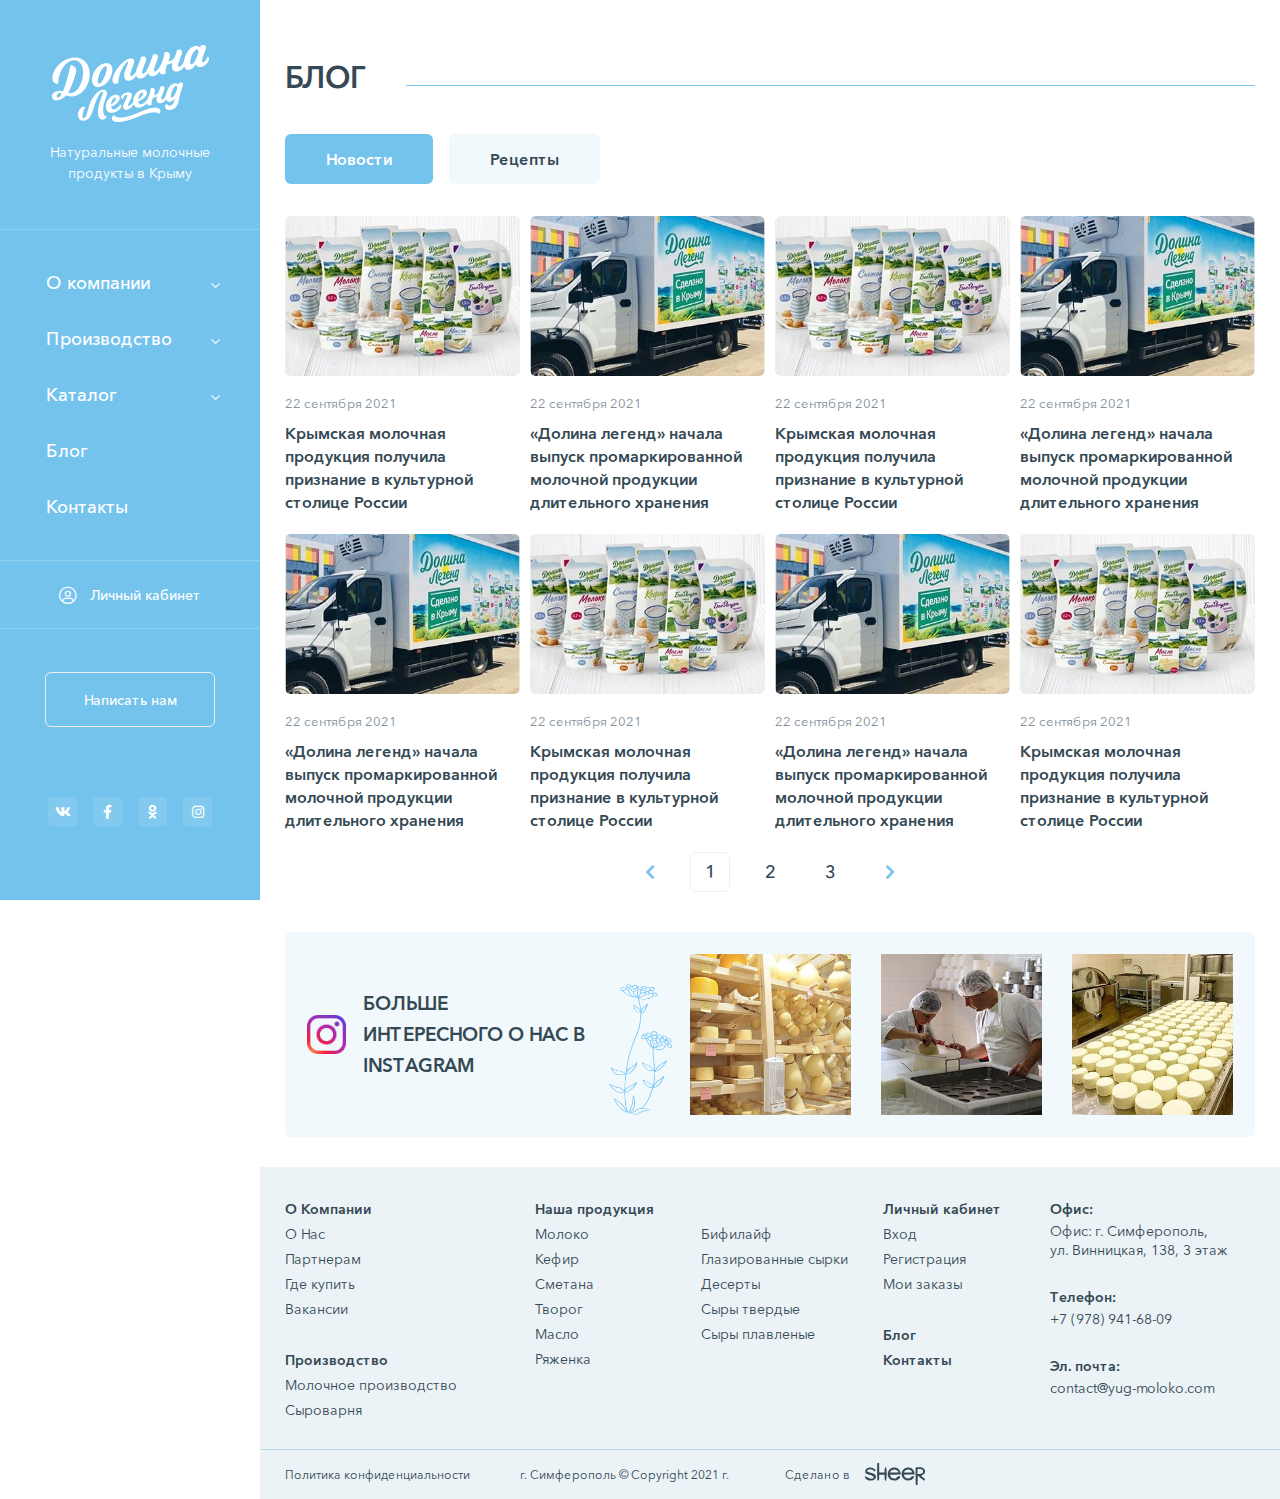
<file: news.html>
<!DOCTYPE html>
<!--[if lt IE 7]><html lang="ru" class="lt-ie9 lt-ie8 lt-ie7"><![endif]-->
<!--[if IE 7]><html lang="ru" class="lt-ie9 lt-ie8"><![endif]-->
<!--[if IE 8]><html lang="ru" class="lt-ie9"><![endif]-->
<!--[if gt IE 8]><!-->
<html lang="ru">
<!--<![endif]-->
<head>
	<meta charset="utf-8" />
	<title>Заголовок</title>
	<meta name="description" content="" />
	<meta http-equiv="X-UA-Compatible" content="IE=edge" />
	<meta name="viewport" content="width=device-width, initial-scale=1.0" />
	<meta name="format-detection" content="telephone=no" />
	<link rel="shortcut icon" href="favicon.png" />
	<link rel="stylesheet" href="libs/bootstrap/bootstrap-grid.css" />
	<link rel="stylesheet" href="libs/fontawesome-free-5.12.0-web/css/all.min.css" />
	<link rel="stylesheet" href="libs/fullPage.js-master/jquery.fullPage.css" />
	<link rel="stylesheet" href="libs/fancybox/jquery.fancybox.css" />
	<link rel="stylesheet" href="libs/slick-1.5.9/slick/slick.css" />
	<link rel="stylesheet" href="libs/slick-1.5.9/slick/slick-theme.css" />
	<link rel="stylesheet" href="css/fonts.css" />
	<link rel="stylesheet" href="css/main.css?ver=1.10" />
	<link rel="stylesheet" href="css/media.css?ver=1.10" />
</head>
<body>

	<div class="wrapper">

		<div class="sidebar">
			<div class="sidebar__top">
				<a href="tel:+79789416809" class="phone-mob"><i class="fas fa-phone-alt"></i></a>
				<a href="#" class="logo">
					<img src="img/logo.png" alt="alt">
				</a>
				<div class="logo-descr"> Натуральные молочные продукты в Крыму</div>
				<span class="btn_nav">
					<span class='sandwich'>
						<span class='sw-topper'></span>
						<span class='sw-bottom'></span>
						<span class='sw-footer'></span>
					</span>
				</span>
			</div>
			<div class="sidebar-content">
				<ul class="menu">
					<li class="has_child">
						<a href="#">О компании</a>
						<ul>
							<li><a href="#">О Нас</a></li>
							<li><a href="#">Партнерам</a></li>
							<li><a href="#">Где купить</a></li>
							<li><a href="#">Вакансии</a></li>
						</ul>
					</li>
					<li class="has_child">
						<a href="#">Производство</a>
						<ul>
							<li><a href="#">Молочное производство</a></li>
							<li><a href="#">Сыроварня</a></li>
							<li><a href="#">Напитки</a></li>
						</ul>
					</li>
					<li class="has_child">
						<a href="#">Каталог</a>
						<ul>
							<li><a href="#">Молоко</a></li>
							<li><a href="#">Кефир</a></li>
							<li><a href="#">Сметана</a></li>
							<li><a href="#">Творог</a></li>
							<li><a href="#">Масло</a></li>
							<li><a href="#">Ряженка</a></li>
							<li><a href="#">Бифилайф</a></li>
							<li><a href="#"> Глазированные сырки</a></li>
							<li><a href="#">Десерты</a></li>
							<li><a href="#">Сыры твердые</a></li>
							<li><a href="#">Сыры плавленые</a></li>
							<li><a href="#">Холодный чай</a></li>
							<li><a href="#">Вода</a></li>
						</ul>
					</li>
					<li><a href="#">Блог</a></li>
					<li><a href="#">Контакты</a></li>
				</ul>
				<a href="#" class="btn-personal"><i class="fal fa-user-circle"></i>Личный кабинет</a>
				<a href="#" class="btn-white">Написать нам</a>
				<ul class="list-social">
					<li><a href="#"><i class="fab fa-vk"></i></a></li>
					<li><a href="#"><i class="fab fa-facebook-f"></i></a></li>
					<li><a href="#"><i class="fab fa-odnoklassniki"></i></a></li>
					<li><a href="#"><i class="fab fa-instagram"></i></a></li>
				</ul>
			</div>
		</div>

		<div class="fullpage-wrapper">
			
			<section class="news">
				<div class="container">
					<div class="title-section"><span>блог</span></div>
					<ul class="tabs-page">
						<li class="active"><a href="#tab_page1">Новости</a></li>
						<li><a href="#tab_page2">Рецепты</a></li>
					</ul>
					<div class="tabs-container-page">
						<div class="tabs-pane-page" id="tab_page1">
							<div class="row row_news">
								<div class="col-xl-3 col-md-4 col-sm-6">
									<a href="#" class="item-news">
										<span class="item-news__image">
											<img src="img/news1.jpg" alt="alt">
										</span>
										<span class="item-news__date">22 сентября 2021</span>
										<span class="item-news__title">Крымская молочная продукция получила признание в культурной столице России</span>
									</a>
								</div>
								<div class="col-xl-3 col-md-4 col-sm-6">
									<a href="#" class="item-news">
										<span class="item-news__image">
											<img src="img/news2.jpg" alt="alt">
										</span>
										<span class="item-news__date">22 сентября 2021</span>
										<span class="item-news__title">«Долина легенд» начала выпуск промаркированной молочной продукции длительного хранения</span>
									</a>
								</div>
								<div class="col-xl-3 col-md-4 col-sm-6">
									<a href="#" class="item-news">
										<span class="item-news__image">
											<img src="img/news1.jpg" alt="alt">
										</span>
										<span class="item-news__date">22 сентября 2021</span>
										<span class="item-news__title">Крымская молочная продукция получила признание в культурной столице России</span>
									</a>
								</div>
								<div class="col-xl-3 col-md-4 col-sm-6">
									<a href="#" class="item-news">
										<span class="item-news__image">
											<img src="img/news2.jpg" alt="alt">
										</span>
										<span class="item-news__date">22 сентября 2021</span>
										<span class="item-news__title">«Долина легенд» начала выпуск промаркированной молочной продукции длительного хранения</span>
									</a>
								</div>
								<div class="col-xl-3 col-md-4 col-sm-6">
									<a href="#" class="item-news">
										<span class="item-news__image">
											<img src="img/news2.jpg" alt="alt">
										</span>
										<span class="item-news__date">22 сентября 2021</span>
										<span class="item-news__title">«Долина легенд» начала выпуск промаркированной молочной продукции длительного хранения</span>
									</a>
								</div>
								<div class="col-xl-3 col-md-4 col-sm-6">
									<a href="#" class="item-news">
										<span class="item-news__image">
											<img src="img/news1.jpg" alt="alt">
										</span>
										<span class="item-news__date">22 сентября 2021</span>
										<span class="item-news__title">Крымская молочная продукция получила признание в культурной столице России</span>
									</a>
								</div>
								<div class="col-xl-3 col-md-4 col-sm-6">
									<a href="#" class="item-news">
										<span class="item-news__image">
											<img src="img/news2.jpg" alt="alt">
										</span>
										<span class="item-news__date">22 сентября 2021</span>
										<span class="item-news__title">«Долина легенд» начала выпуск промаркированной молочной продукции длительного хранения</span>
									</a>
								</div>
								<div class="col-xl-3 col-md-4 col-sm-6">
									<a href="#" class="item-news">
										<span class="item-news__image">
											<img src="img/news1.jpg" alt="alt">
										</span>
										<span class="item-news__date">22 сентября 2021</span>
										<span class="item-news__title">Крымская молочная продукция получила признание в культурной столице России</span>
									</a>
								</div>
							</div>
							<div class="pager">
								<a class="prev page-numbers disabled" href="#"><i class="fas fa-chevron-left"></i></a>
								<span aria-current="page" class="page-numbers current" href="#">1</span>
								<a class="page-numbers" href="#">2</a>
								<a class="page-numbers" href="#">3</a>
								<a class="next page-numbers" href="#"><i class="fas fa-chevron-right"></i></a>
							</div>
						</div>
						<div class="tabs-pane-page" id="tab_page2">
							<div class="row row_news">
								<div class="col-xl-3 col-md-4 col-sm-6">
									<a href="#" class="item-news">
										<span class="item-news__image">
											<img src="img/news1.jpg" alt="alt">
										</span>
										<span class="item-news__date">22 сентября 2021</span>
										<span class="item-news__title">Крымская молочная продукция получила признание в культурной столице России</span>
									</a>
								</div>
								<div class="col-xl-3 col-md-4 col-sm-6">
									<a href="#" class="item-news">
										<span class="item-news__image">
											<img src="img/news2.jpg" alt="alt">
										</span>
										<span class="item-news__date">22 сентября 2021</span>
										<span class="item-news__title">«Долина легенд» начала выпуск промаркированной молочной продукции длительного хранения</span>
									</a>
								</div>
								<div class="col-xl-3 col-md-4 col-sm-6">
									<a href="#" class="item-news">
										<span class="item-news__image">
											<img src="img/news1.jpg" alt="alt">
										</span>
										<span class="item-news__date">22 сентября 2021</span>
										<span class="item-news__title">Крымская молочная продукция получила признание в культурной столице России</span>
									</a>
								</div>
								<div class="col-xl-3 col-md-4 col-sm-6">
									<a href="#" class="item-news">
										<span class="item-news__image">
											<img src="img/news2.jpg" alt="alt">
										</span>
										<span class="item-news__date">22 сентября 2021</span>
										<span class="item-news__title">«Долина легенд» начала выпуск промаркированной молочной продукции длительного хранения</span>
									</a>
								</div>
								<div class="col-xl-3 col-md-4 col-sm-6">
									<a href="#" class="item-news">
										<span class="item-news__image">
											<img src="img/news2.jpg" alt="alt">
										</span>
										<span class="item-news__date">22 сентября 2021</span>
										<span class="item-news__title">«Долина легенд» начала выпуск промаркированной молочной продукции длительного хранения</span>
									</a>
								</div>
								<div class="col-xl-3 col-md-4 col-sm-6">
									<a href="#" class="item-news">
										<span class="item-news__image">
											<img src="img/news1.jpg" alt="alt">
										</span>
										<span class="item-news__date">22 сентября 2021</span>
										<span class="item-news__title">Крымская молочная продукция получила признание в культурной столице России</span>
									</a>
								</div>
								<div class="col-xl-3 col-md-4 col-sm-6">
									<a href="#" class="item-news">
										<span class="item-news__image">
											<img src="img/news2.jpg" alt="alt">
										</span>
										<span class="item-news__date">22 сентября 2021</span>
										<span class="item-news__title">«Долина легенд» начала выпуск промаркированной молочной продукции длительного хранения</span>
									</a>
								</div>
								<div class="col-xl-3 col-md-4 col-sm-6">
									<a href="#" class="item-news">
										<span class="item-news__image">
											<img src="img/news1.jpg" alt="alt">
										</span>
										<span class="item-news__date">22 сентября 2021</span>
										<span class="item-news__title">Крымская молочная продукция получила признание в культурной столице России</span>
									</a>
								</div>
							</div>
							<div class="pager">
								<a class="prev page-numbers disabled" href="#"><i class="fas fa-chevron-left"></i></a>
								<span aria-current="page" class="page-numbers current" href="#">1</span>
								<a class="page-numbers" href="#">2</a>
								<a class="page-numbers" href="#">3</a>
								<a class="next page-numbers" href="#"><i class="fas fa-chevron-right"></i></a>
							</div>
						</div>
					</div>
				</div>
			</section>

			<section class="section-instagram">
				<div class="container">
					<div class="instagram-block">
						<div class="row align-items-center">
							<div class="col-lg-5">
								<div class="title-page"><img src="img/insta.png" alt="alt">Больше интересного о нас в Instagram</div>
							</div>
							<div class="col-lg-7 col_pl">
								<div class="instagram-block__plant">
									<img src="img/plant.png" alt="alt">
								</div>
								<div class="row row_insta">
									<div class="col-sm-4 col-6">
										<a href="#" class="item-insta">
											<span class="item-insta__image">
												<img src="img/insta1.jpg" alt="alt">
											</span>
										</a>
									</div>
									<div class="col-sm-4 col-6">
										<a href="#" class="item-insta">
											<span class="item-insta__image">
												<img src="img/insta2.jpg" alt="alt">
											</span>
										</a>
									</div>
									<div class="col-sm-4 col-6">
										<a href="#" class="item-insta">
											<span class="item-insta__image">
												<img src="img/insta3.jpg" alt="alt">
											</span>
										</a>
									</div>
								</div>
							</div>
						</div>
					</div>
				</div>
			</section>

			<section class="section">
				<div class="wrap-sections">
					
					<footer class="footer">
						<div class="container">
							<div class="row row_footer">
								<div class="col-lg-3 col-md-3">
									<div class="footer__title footer__title_mob">О Компании <i class="fal fa-plus"></i></div>
									<div class="footer__content">
										<ul class="footer__nav">
											<li><a href="#">О Нас</a></li>
											<li><a href="#">Партнерам</a></li>
											<li><a href="#">Где купить</a></li>
											<li><a href="#">Вакансии</a></li>
										</ul>
									</div>
									<div class="footer__title footer__title_mob">Производство <i class="fal fa-plus"></i></div>
									<div class="footer__content">
										<ul class="footer__nav">
											<li><a href="#">Молочное производство</a></li>
											<li><a href="#">Сыроварня</a></li>
										</ul>
									</div>
								</div>
								<div class="col-lg-4 col-md-4 col_pr">
									<div class="footer__title footer__title_mob">Наша продукция <i class="fal fa-plus"></i></div>
									<div class="footer__content">
										<ul class="footer__nav">
											<li><a href="#">Молоко</a></li>
											<li><a href="#">Кефир</a></li>
											<li><a href="#">Сметана</a></li>
											<li><a href="#">Творог</a></li>
											<li><a href="#">Масло</a></li>
											<li><a href="#">Ряженка</a></li>
											<li><a href="#">Бифилайф</a></li>
											<li><a href="#"> Глазированные сырки</a></li>
											<li><a href="#">Десерты</a></li>
											<li><a href="#">Сыры твердые</a></li>
											<li><a href="#"> Сыры плавленые</a></li>
										</ul>
									</div>
								</div>
								<div class="col-lg-2 offset-lg-1 col-md-2">
									<div class="footer__title footer__title_mob">Личный кабинет <i class="fal fa-plus"></i></div>
									<div class="footer__content">
										<ul class="footer__nav">
											<li><a href="#">Вход</a></li>
											<li><a href="#">Регистрация</a></li>
											<li><a href="#">Мои заказы</a></li>
										</ul>
									</div>
									<a href="#" class="footer__title">Блог</a>
									<br>
									<a href="#" class="footer__title">Контакты</a>
								</div>
								<div class="col-lg-2 col-md-2">
									<div class="footer__title footer__title_mob">Наши контакты <i class="fal fa-plus"></i></div>
									<div class="footer__content">
										<div class="footer__title">Офис:</div>
										<p>Офис: г. Симферополь,</p>
										<p>ул. Винницкая, 138, 3 этаж</p>
										<br>
										<div class="footer__title">Телефон:</div>
										<p><a href="tel:+79789416809">+7 (978) 941-68-09</a></p>
										<br>
										<div class="footer__title">Эл. почта:</div>
										<p><a href="mailto:contact@yug-moloko.com">contact@yug-moloko.com</a></p>
									</div>
								</div>
							</div>
						</div>
						<div class="footer-bottom">
							<div class="container">
								<div class="row align-items-center">
									<div class="col-lg-3 col-md-4">
										<a href="#">Политика конфиденциальности</a>
									</div>
									<div class="col-lg-3 col-md-4">
										<p>г. Симферополь © Copyright 2021 г.</p>
									</div>
									<div class="col-lg-3 col-md-4">
										<div class="create">Сделано в <img src="img/copy.svg" alt="alt"></div>
									</div>
								</div>
							</div>
						</div>
					</footer>
				</div>
			</section>

		</div>
		
	</div>

	<!--[if lt IE 9]>
	<script src="libs/html5shiv/es5-shim.min.js"></script>
	<script src="libs/html5shiv/html5shiv.min.js"></script>
	<script src="libs/html5shiv/html5shiv-printshiv.min.js"></script>
	<script src="libs/respond/respond.min.js"></script>
<![endif]-->
<script src="libs/jquery/jquery-1.11.1.min.js"></script>
<script src="libs/jquery-mousewheel/jquery.mousewheel.min.js"></script>
<script src="libs/fancybox/jquery.fancybox.pack.js"></script>
<script src="libs/slick-1.5.9/slick/slick.min.js"></script>
<script src="libs/scroll2id/PageScroll2id.min.js"></script>
<script src="libs/mask/jquery.maskedinput.js"></script>
<script src="libs/fullPage.js-master/vendors/jquery.easings.min.js"></script>
<script src="libs/fullPage.js-master/vendors/scrolloverflow.min.js"></script>
<script src="libs/fullPage.js-master/jquery.fullPage.js"></script>
<script src="libs/jQueryFormStyler-master/jquery.formstyler.min.js"></script>
<script src="js/common.js?ver=1.10"></script>
<!-- Yandex.Metrika counter --><!-- /Yandex.Metrika counter -->
<!-- Google Analytics counter --><!-- /Google Analytics counter -->
</body>
</html>
</file>
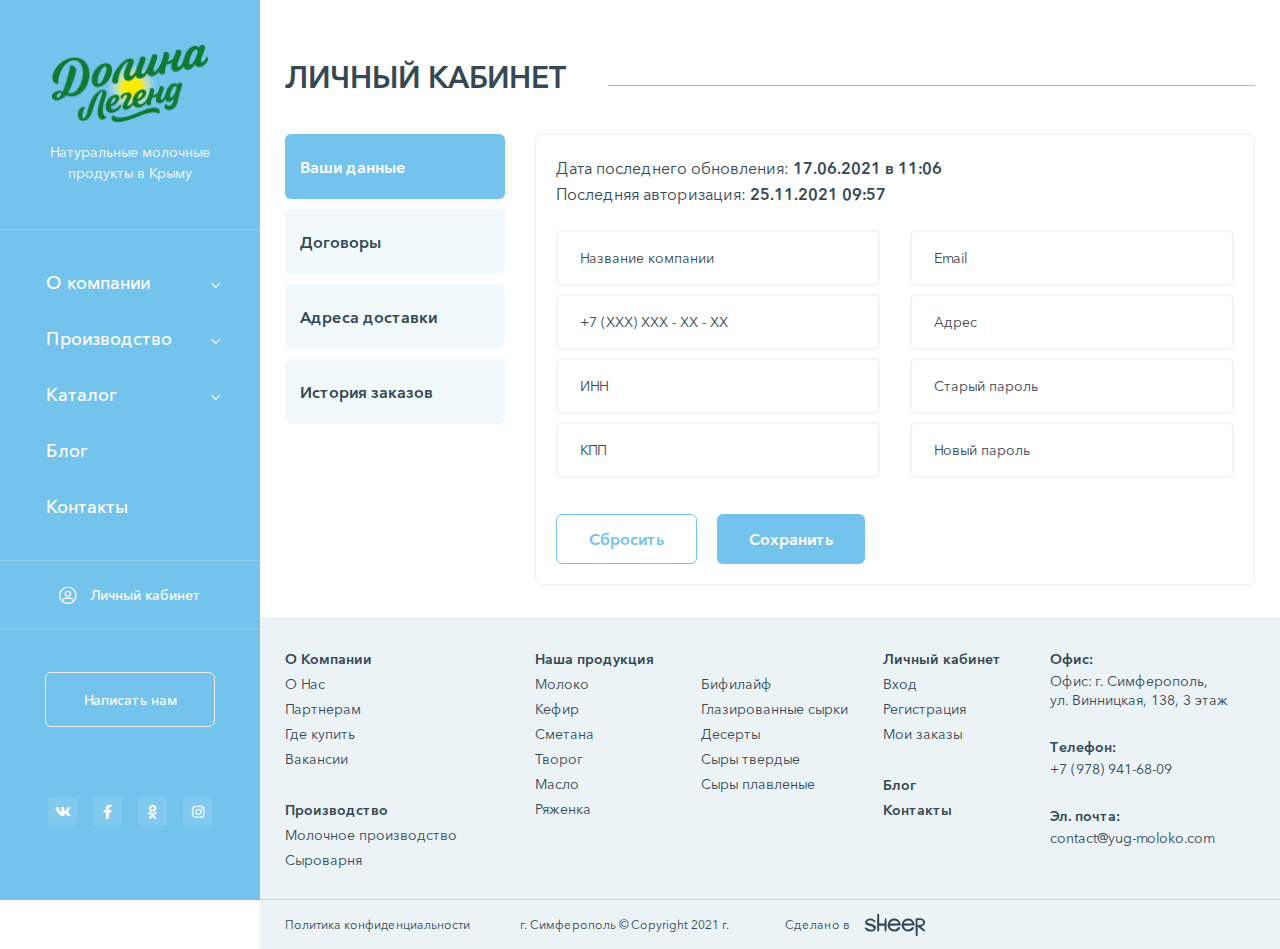
<file: personal.html>
<!DOCTYPE html>
<!--[if lt IE 7]><html lang="ru" class="lt-ie9 lt-ie8 lt-ie7"><![endif]-->
<!--[if IE 7]><html lang="ru" class="lt-ie9 lt-ie8"><![endif]-->
<!--[if IE 8]><html lang="ru" class="lt-ie9"><![endif]-->
<!--[if gt IE 8]><!-->
<html lang="ru">
<!--<![endif]-->
<head>
	<meta charset="utf-8" />
	<title>Заголовок</title>
	<meta name="description" content="" />
	<meta http-equiv="X-UA-Compatible" content="IE=edge" />
	<meta name="viewport" content="width=device-width, initial-scale=1.0" />
	<meta name="format-detection" content="telephone=no" />
	<link rel="shortcut icon" href="favicon.png" />
	<link rel="stylesheet" href="libs/bootstrap/bootstrap-grid.css" />
	<link rel="stylesheet" href="libs/fontawesome-free-5.12.0-web/css/all.min.css" />
	<link rel="stylesheet" href="libs/fullPage.js-master/jquery.fullPage.css" />
	<link rel="stylesheet" href="libs/fancybox/jquery.fancybox.css" />
	<link rel="stylesheet" href="libs/slick-1.5.9/slick/slick.css" />
	<link rel="stylesheet" href="libs/slick-1.5.9/slick/slick-theme.css" />
	<link rel="stylesheet" href="css/fonts.css" />
	<link rel="stylesheet" href="css/main.css?ver=1.10" />
	<link rel="stylesheet" href="css/media.css?ver=1.10" />
</head>
<body>

	<div class="wrapper">

		<div class="sidebar">
			<div class="sidebar__top">
				<a href="tel:+79789416809" class="phone-mob"><i class="fas fa-phone-alt"></i></a>
				<a href="#" class="logo">
					<img src="img/logo2.png" alt="alt">
				</a>
				<div class="logo-descr"> Натуральные молочные продукты в Крыму</div>
				<span class="btn_nav">
					<span class='sandwich'>
						<span class='sw-topper'></span>
						<span class='sw-bottom'></span> 
						<span class='sw-footer'></span>
					</span> 
				</span>
			</div>
			<div class="sidebar-content">
				<ul class="menu">
					<li class="has_child">
						<a href="#">О компании</a>
						<ul>
							<li><a href="#">О Нас</a></li>
							<li><a href="#">Партнерам</a></li>
							<li><a href="#">Где купить</a></li>
							<li><a href="#">Вакансии</a></li>
						</ul>
					</li>
					<li class="has_child">
						<a href="#">Производство</a>
						<ul>
							<li><a href="#">Молочное производство</a></li>
							<li><a href="#">Сыроварня</a></li>
							<li><a href="#">Напитки</a></li>
						</ul>
					</li>
					<li class="has_child">
						<a href="#">Каталог</a>
						<ul>
							<li><a href="#">Молоко</a></li>
							<li><a href="#">Кефир</a></li>
							<li><a href="#">Сметана</a></li>
							<li><a href="#">Творог</a></li>
							<li><a href="#">Масло</a></li>
							<li><a href="#">Ряженка</a></li>
							<li><a href="#">Бифилайф</a></li>
							<li><a href="#"> Глазированные сырки</a></li>
							<li><a href="#">Десерты</a></li>
							<li><a href="#">Сыры твердые</a></li>
							<li><a href="#">Сыры плавленые</a></li>
							<li><a href="#">Холодный чай</a></li>
							<li><a href="#">Вода</a></li>
						</ul>
					</li>
					<li><a href="#">Блог</a></li>
					<li><a href="#">Контакты</a></li>
				</ul>
				<a href="#" class="btn-personal"><i class="fal fa-user-circle"></i>Личный кабинет</a>
				<a href="#" class="btn-white">Написать нам</a>
				<ul class="list-social">
					<li><a href="#"><i class="fab fa-vk"></i></a></li>
					<li><a href="#"><i class="fab fa-facebook-f"></i></a></li>
					<li><a href="#"><i class="fab fa-odnoklassniki"></i></a></li>
					<li><a href="#"><i class="fab fa-instagram"></i></a></li>
				</ul>
			</div>
		</div>

		<div class="fullpage-wrapper">
			
			<section class="personal">
				<div class="container">
					<div class="title-section"><span>Личный кабинет</span></div>
					<div class="row">
						<div class="col-lg-3">
							<ul class="tabs-personal">
								<li class="active"><a href="#tab_personal1">Ваши данные</a></li>
								<li><a href="#tab_personal2">Договоры</a></li>
								<li><a href="#tab_personal3">Адреса доставки</a></li>
								<li><a href="#tab_personal4">История заказов</a></li>
							</ul>
						</div>
						<div class="col-lg-9">
							<div class="tab-container-personal">
								<div class="tab-pane-personal" id="tab_personal1">
									<div class="text-personal">
										<p>Дата последнего обновления: <strong>17.06.2021 в 11:06 </strong></p>
										<p>Последняя авторизация: <strong>25.11.2021 09:57</strong></p>
									</div>
									<form>
										<div class="row">
											<div class="col-lg-6">
												<div class="item-form">
													<input type="text" placeholder="Название компании" required="required">
												</div>
												<div class="item-form">
													<input type="text" placeholder="+7 (ХХХ) ХХХ - ХХ - ХХ" required="required" class="input-phone">
												</div>
												<div class="item-form">
													<input type="text" placeholder="ИНН" required="required">
												</div>
												<div class="item-form">
													<input type="text" placeholder="КПП" required="required">
												</div>
											</div>
											<div class="col-lg-6">
												<div class="item-form">
													<input type="email" placeholder="Email" required="required">
												</div>
												<div class="item-form">
													<input type="text" placeholder="Адрес" required="required">
												</div>
												<div class="item-form">
													<input type="password" placeholder="Старый пароль" required="required">
												</div>
												<div class="item-form">
													<input type="password" placeholder="Новый пароль" required="required">
												</div>
											</div>
										</div>
										<div class="buttons-form">
											<button class="btn-main btn-main_page">Сбросить</button>
											<button class="btn-main">Сохранить</button>
										</div>
									</form>
								</div>
								<div class="tab-pane-personal" id="tab_personal2">
									<div class="table-treaty">
										<table>
											<tbody>
												<tr>
													<td><a href="#" class="link-treaty link-treaty_bold"><i class="fas fa-arrow-alt-down"></i><span>Договор № ИП-01-2411-12 от 24.11.2021 г.</span></a></td>
													<td>до 21.11.2022 г.</td>
													<td></td>
													<td>мин.сумма заказа: <strong>10 000 руб.</strong></td>
												</tr>
												<tr>
													<td><a href="#" class="link-treaty"><i class="fas fa-arrow-alt-down"></i><span>Счет № 113 от 24.11.2021 г.</span></a></td>
													<td>сумма : <strong>11 200 руб.</strong></td>
													<td><div class="c_green">оплачен</div></td>
													<td><a href="#" class="btn-main btn-main_page">Перейти к заказу</a></td>
												</tr>
												<tr>
													<td><a href="#" class="link-treaty"><i class="fas fa-arrow-alt-down"></i><span>Счет № 113 от 24.11.2021 г.</span></a></td>
													<td>сумма : <strong>11 200 руб.</strong></td>
													<td><div>не оплачен</div></td>
													<td><a href="#" class="btn-main btn-main_page">Перейти к заказу</a></td>
												</tr>
											</tbody>
										</table>
									</div>
									<div class="table-treaty">
										<table>
											<tbody>
												<tr>
													<td><a href="#" class="link-treaty link-treaty_bold"><i class="fas fa-arrow-alt-down"></i><span>Договор № ИП-01-2411-12 от 24.11.2021 г.</span></a></td>
													<td>до 21.11.2022 г.</td>
													<td></td>
													<td>мин.сумма заказа: <strong>10 000 руб.</strong></td>
												</tr>
												<tr>
													<td><a href="#" class="link-treaty"><i class="fas fa-arrow-alt-down"></i><span>Счет № 113 от 24.11.2021 г.</span></a></td>
													<td>сумма : <strong>11 200 руб.</strong></td>
													<td><div class="c_green">оплачен</div></td>
													<td><a href="#" class="btn-main btn-main_page">Перейти к заказу</a></td>
												</tr>
												<tr>
													<td><a href="#" class="link-treaty"><i class="fas fa-arrow-alt-down"></i><span>Счет № 113 от 24.11.2021 г.</span></a></td>
													<td>сумма : <strong>11 200 руб.</strong></td>
													<td><div>не оплачен</div></td>
													<td><a href="#" class="btn-main btn-main_page">Перейти к заказу</a></td>
												</tr>
											</tbody>
										</table>
									</div>
								</div>
								<div class="tab-pane-personal" id="tab_personal3">
									<div class="table-adress">
										<table>
											<thead>
												<tr>
													<th></th>
													<th>Город</th>
													<th>Адрес</th>
													<th>Телефон</th>
													<th>Примечание</th>
													<th></th>
												</tr>
											</thead>
											<tbody>
												<tr>
													<td>
														<a href="#" class="clear-td"><i class="far fa-times"></i></a>
													</td>
													<td>г.Симферополь</td>
													<td>ул.Пушкина, 13</td>
													<td>+7 (978) 111-22-33</td>
													<td></td>
													<td><a href="#" class="link-main">Изменить</a></td>
												</tr>
												<tr>
													<td>
														<a href="#" class="clear-td"><i class="far fa-times"></i></a>
													</td>
													<td>г.Алушта</td>
													<td>ул.Ленина, 11</td>
													<td>+7 (978) 111-22-33</td>
													<td>В субботу до 15:00</td>
													<td><a href="#" class="link-main">Изменить</a></td>
												</tr>
												<tr>
													<td>
														<a href="#" class="clear-td"><i class="far fa-times"></i></a>
													</td>
													<td>г.Севастооль</td>
													<td>ул.Камышовая, 2</td>
													<td>+7 (978) 111-22-33</td>
													<td></td>
													<td><a href="#" class="link-main">Изменить</a></td>
												</tr>
											</tbody>
										</table>
									</div>
									<form>
										<div class="row">
											<div class="col-lg-4">
												<div class="item-form">
													<input type="text" placeholder="Город" required="required">
												</div>
												<div class="item-form">
													<input type="text" placeholder="+7 (ХХХ) ХХХ - ХХ - ХХ" class="input-phone" required="required">
												</div>
											</div>
											<div class="col-lg-8">
												<div class="item-form">
													<input type="text" placeholder="Улица, номер дома" required="required">
												</div>
												<div class="item-form">
													<input type="text" placeholder="Примечание" required="required">
												</div>
											</div>
										</div>
										<button class="btn-main">Добавить</button>
									</form>
								</div>
								<div class="tab-pane-personal" id="tab_personal4">
									<div class="table-history">
										<table>
											<thead>
												<tr>
													<th>Номер заказа</th>
													<th>Кол-во товаров</th>
													<th>Сумма</th>
													<th>Тип оплаты</th>
													<th>Статус</th>
													<th>Ост. по счету</th>
													<th>Ост. по счету</th>
												</tr>
											</thead>
											<tbody>
												<tr>
													<td><a href="#" class="link-main">000123</a> от 24.11.2021 г.</td>
													<td>15</td>
													<td><strong>12 000 руб.</strong></td>
													<td>нал.</td>
													<td><div class="c_green">оплачен</div></td>
													<td><strong>12 000 руб.</strong></td>
													<td><strong>12 000 руб.</strong></td>
												</tr>
												<tr>
													<td><a href="#" class="link-main">000148</a> от 24.11.2021 г.</td>
													<td>6</td>
													<td><strong>10 199 руб.</strong></td>
													<td>без нал.</td>
													<td><div>не оплачен</div></td>
													<td>0 руб.</td>
													<td><strong>10 199 руб.</strong></td>
												</tr>
												<tr>
													<td><a href="#" class="link-main">000258</a> от 24.11.2021 г.</td>
													<td>155</td>
													<td><strong>117 051 руб.</strong></td>
													<td>на Р/С</td>
													<td><div>не оплачен</div></td>
													<td><strong>117 051 руб.</strong></td>
													<td><strong>1117 051 руб.</strong></td>
												</tr>
												<tr>
													<td><a href="#" class="link-main">000123</a> от 24.11.2021 г.</td>
													<td>15</td>
													<td><strong>12 000 руб.</strong></td>
													<td>нал.</td>
													<td><div class="c_green">оплачен</div></td>
													<td><strong>12 000 руб.</strong></td>
													<td><strong>12 000 руб.</strong></td>
												</tr>
												<tr>
													<td><a href="#" class="link-main">000148</a> от 24.11.2021 г.</td>
													<td>6</td>
													<td><strong>10 199 руб.</strong></td>
													<td>без нал.</td>
													<td><div>не оплачен</div></td>
													<td>0 руб.</td>
													<td><strong>10 199 руб.</strong></td>
												</tr>
												<tr>
													<td><a href="#" class="link-main">000258</a> от 24.11.2021 г.</td>
													<td>155</td>
													<td><strong>117 051 руб.</strong></td>
													<td>на Р/С</td>
													<td><div>не оплачен</div></td>
													<td><strong>117 051 руб.</strong></td>
													<td><strong>1117 051 руб.</strong></td>
												</tr>
											</tbody>
										</table>
									</div>
								</div>
							</div>
						</div>
					</div>
				</div>
			</section>

			<section class="section">
				<div class="wrap-sections">
					
					<footer class="footer">
						<div class="container">
							<div class="row row_footer">
								<div class="col-lg-3 col-md-3">
									<div class="footer__title footer__title_mob">О Компании <i class="fal fa-plus"></i></div>
									<div class="footer__content">
										<ul class="footer__nav">
											<li><a href="#">О Нас</a></li>
											<li><a href="#">Партнерам</a></li>
											<li><a href="#">Где купить</a></li>
											<li><a href="#">Вакансии</a></li>
										</ul>
									</div>
									<div class="footer__title footer__title_mob">Производство <i class="fal fa-plus"></i></div>
									<div class="footer__content">
										<ul class="footer__nav">
											<li><a href="#">Молочное производство</a></li>
											<li><a href="#">Сыроварня</a></li>
										</ul>
									</div>
								</div>
								<div class="col-lg-4 col-md-4 col_pr">
									<div class="footer__title footer__title_mob">Наша продукция <i class="fal fa-plus"></i></div>
									<div class="footer__content">
										<ul class="footer__nav">
											<li><a href="#">Молоко</a></li>
											<li><a href="#">Кефир</a></li>
											<li><a href="#">Сметана</a></li>
											<li><a href="#">Творог</a></li>
											<li><a href="#">Масло</a></li>
											<li><a href="#">Ряженка</a></li>
											<li><a href="#">Бифилайф</a></li>
											<li><a href="#"> Глазированные сырки</a></li>
											<li><a href="#">Десерты</a></li>
											<li><a href="#">Сыры твердые</a></li>
											<li><a href="#"> Сыры плавленые</a></li>
										</ul>
									</div>
								</div>
								<div class="col-lg-2 offset-lg-1 col-md-2">
									<div class="footer__title footer__title_mob">Личный кабинет <i class="fal fa-plus"></i></div>
									<div class="footer__content">
										<ul class="footer__nav">
											<li><a href="#">Вход</a></li>
											<li><a href="#">Регистрация</a></li>
											<li><a href="#">Мои заказы</a></li>
										</ul>
									</div>
									<a href="#" class="footer__title">Блог</a>
									<br>
									<a href="#" class="footer__title">Контакты</a>
								</div>
								<div class="col-lg-2 col-md-2">
									<div class="footer__title footer__title_mob">Наши контакты <i class="fal fa-plus"></i></div>
									<div class="footer__content">
										<div class="footer__title">Офис:</div>
										<p>Офис: г. Симферополь,</p>
										<p>ул. Винницкая, 138, 3 этаж</p>
										<br>
										<div class="footer__title">Телефон:</div>
										<p><a href="tel:+79789416809">+7 (978) 941-68-09</a></p>
										<br>
										<div class="footer__title">Эл. почта:</div>
										<p><a href="mailto:contact@yug-moloko.com">contact@yug-moloko.com</a></p>
									</div>
								</div>
							</div>
						</div>
						<div class="footer-bottom">
							<div class="container">
								<div class="row align-items-center">
									<div class="col-lg-3 col-md-4">
										<a href="#">Политика конфиденциальности</a>
									</div>
									<div class="col-lg-3 col-md-4">
										<p>г. Симферополь © Copyright 2021 г.</p>
									</div>
									<div class="col-lg-3 col-md-4">
										<div class="create">Сделано в <img src="img/copy.svg" alt="alt"></div>
									</div>
								</div>
							</div>
						</div>
					</footer>
				</div>
			</section>

		</div>
		
	</div>

	<!--[if lt IE 9]>
	<script src="libs/html5shiv/es5-shim.min.js"></script>
	<script src="libs/html5shiv/html5shiv.min.js"></script>
	<script src="libs/html5shiv/html5shiv-printshiv.min.js"></script>
	<script src="libs/respond/respond.min.js"></script>
<![endif]-->
<script src="libs/jquery/jquery-1.11.1.min.js"></script>
<script src="libs/jquery-mousewheel/jquery.mousewheel.min.js"></script>
<script src="libs/fancybox/jquery.fancybox.pack.js"></script>
<script src="libs/slick-1.5.9/slick/slick.min.js"></script>
<script src="libs/scroll2id/PageScroll2id.min.js"></script>
<script src="libs/mask/jquery.maskedinput.js"></script>
<script src="libs/fullPage.js-master/vendors/jquery.easings.min.js"></script>
<script src="libs/fullPage.js-master/vendors/scrolloverflow.min.js"></script>
<script src="libs/fullPage.js-master/jquery.fullPage.js"></script>
<script src="libs/jQueryFormStyler-master/jquery.formstyler.min.js"></script>
<script src="js/common.js?ver=1.10"></script>
<!-- Yandex.Metrika counter --><!-- /Yandex.Metrika counter -->
<!-- Google Analytics counter --><!-- /Google Analytics counter -->
</body>
</html>
</file>
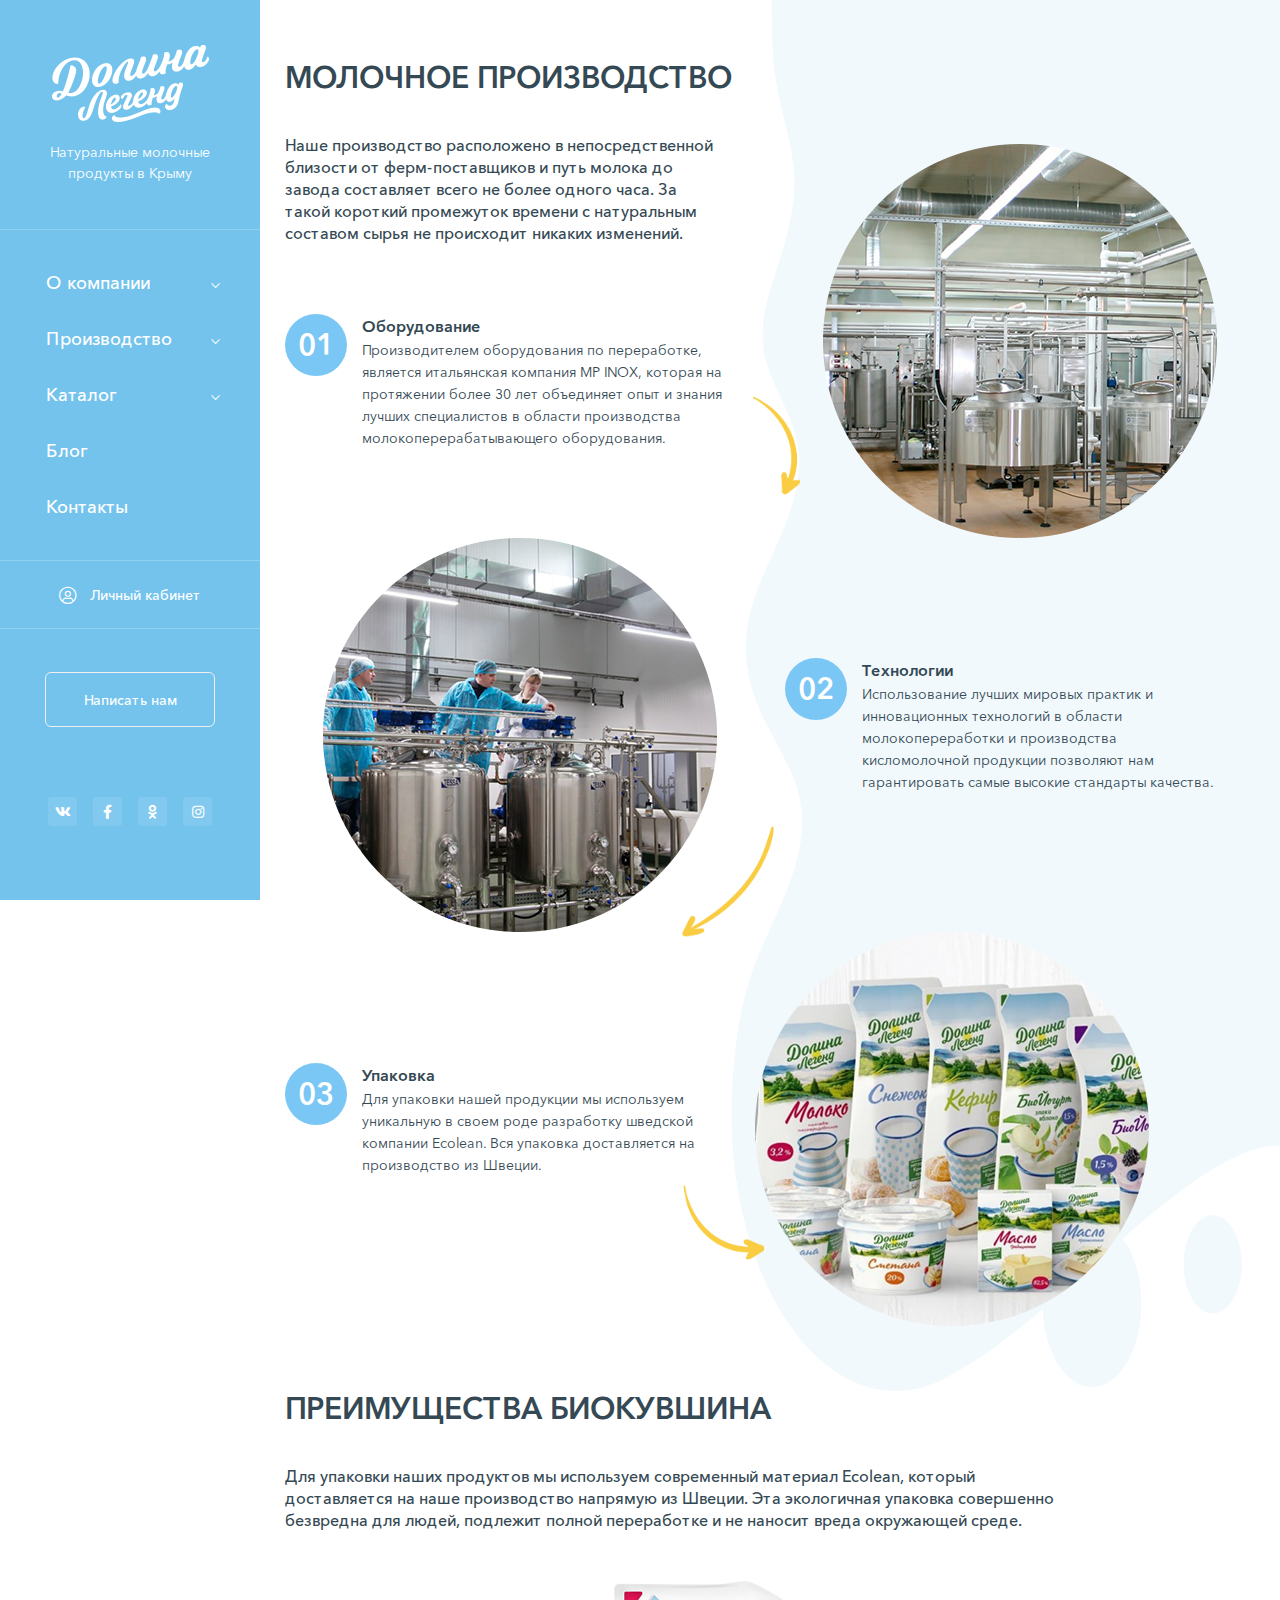
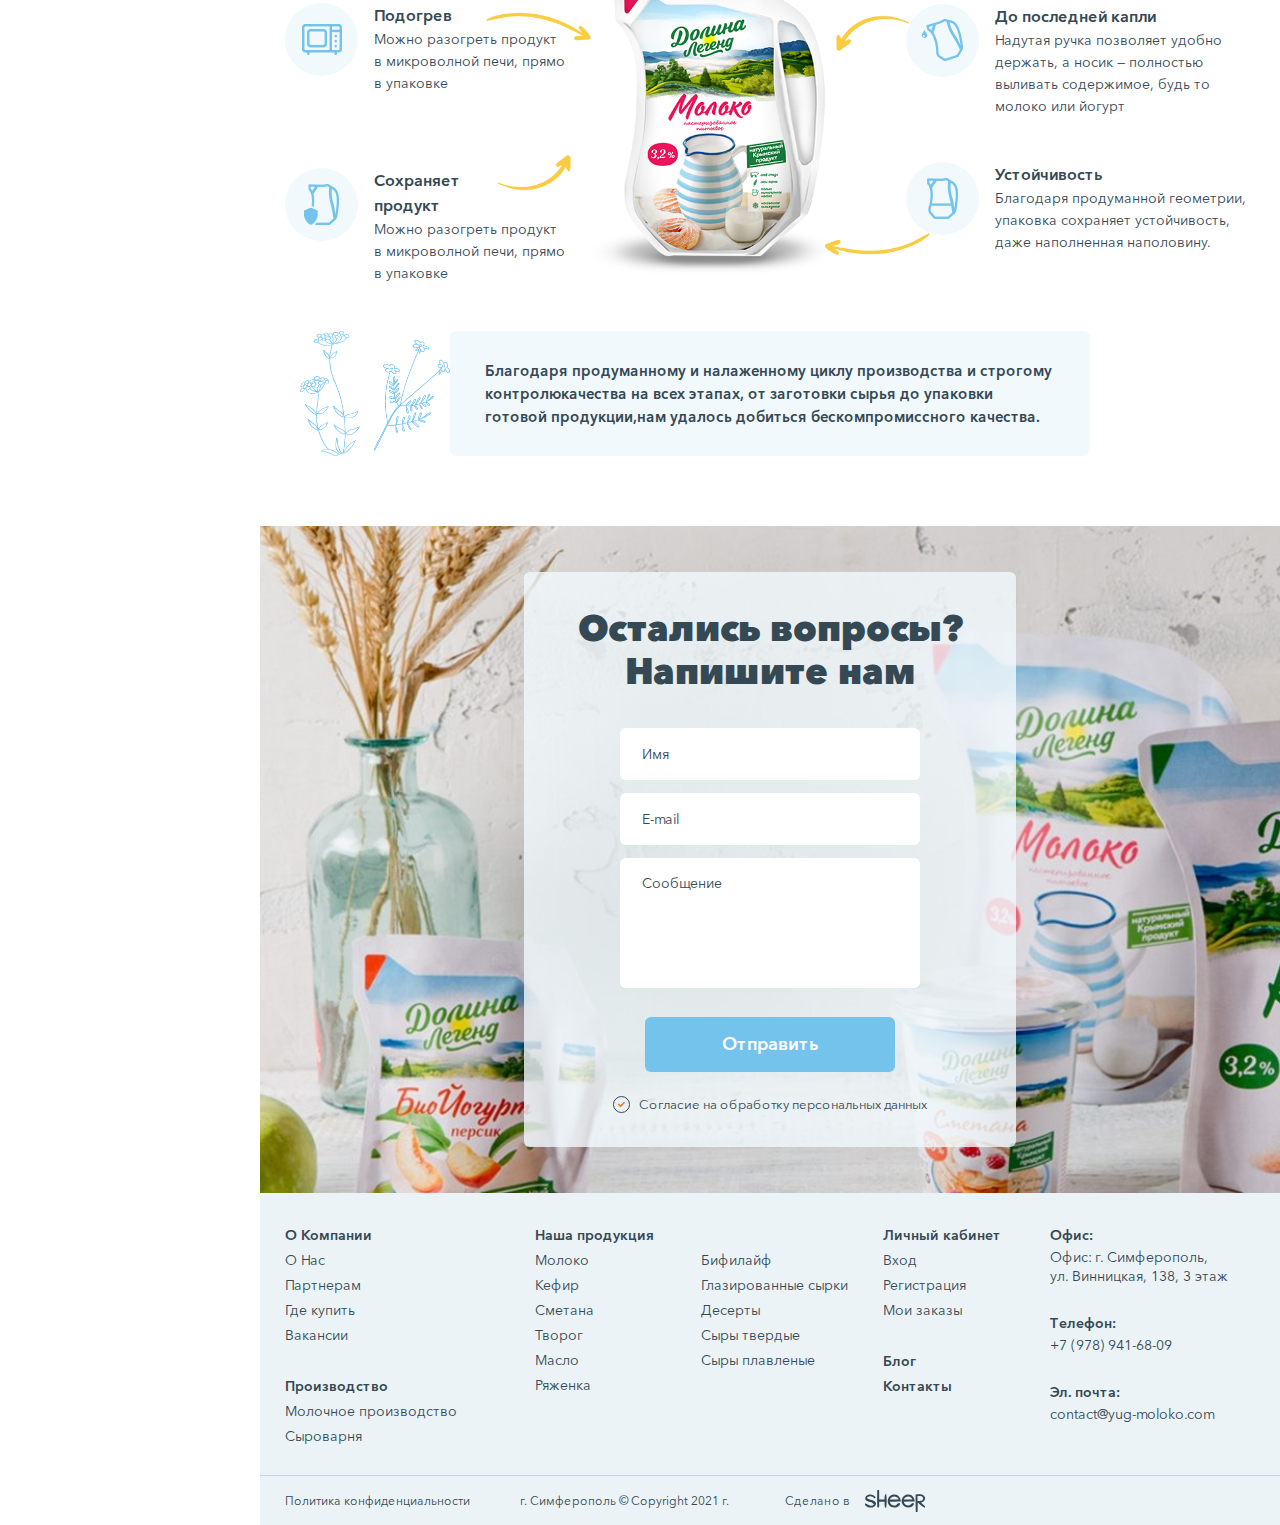
<file: production.html>
<!DOCTYPE html>
<!--[if lt IE 7]><html lang="ru" class="lt-ie9 lt-ie8 lt-ie7"><![endif]-->
<!--[if IE 7]><html lang="ru" class="lt-ie9 lt-ie8"><![endif]-->
<!--[if IE 8]><html lang="ru" class="lt-ie9"><![endif]-->
<!--[if gt IE 8]><!-->
<html lang="ru">
<!--<![endif]-->
<head>
	<meta charset="utf-8" />
	<title>Заголовок</title>
	<meta name="description" content="" />
	<meta http-equiv="X-UA-Compatible" content="IE=edge" />
	<meta name="viewport" content="width=device-width, initial-scale=1.0" />
	<meta name="format-detection" content="telephone=no" />
	<link rel="shortcut icon" href="favicon.png" />
	<link rel="stylesheet" href="libs/bootstrap/bootstrap-grid.css" />
	<link rel="stylesheet" href="libs/fontawesome-free-5.12.0-web/css/all.min.css" />
	<link rel="stylesheet" href="libs/fullPage.js-master/jquery.fullPage.css" />
	<link rel="stylesheet" href="libs/fancybox/jquery.fancybox.css" />
	<link rel="stylesheet" href="libs/slick-1.5.9/slick/slick.css" />
	<link rel="stylesheet" href="libs/slick-1.5.9/slick/slick-theme.css" />
	<link rel="stylesheet" href="css/fonts.css" />
	<link rel="stylesheet" href="css/main.css?ver=1.12" />
	<link rel="stylesheet" href="css/media.css?ver=1.12" />
</head>
<body>

	<div class="wrapper">

		<div class="sidebar">
			<div class="sidebar__top">
				<a href="tel:+79789416809" class="phone-mob"><i class="fas fa-phone-alt"></i></a>
				<a href="#" class="logo">
					<img src="img/logo.png" alt="alt">
				</a>
				<div class="logo-descr"> Натуральные молочные продукты в Крыму</div>
				<span class="btn_nav"> 
					<span class='sandwich'>
						<span class='sw-topper'></span>
						<span class='sw-bottom'></span>
						<span class='sw-footer'></span>
					</span>
				</span>
			</div>
			<div class="sidebar-content">
				<ul class="menu">
					<li class="has_child">
						<a href="#">О компании</a>
						<ul>
							<li><a href="#">О Нас</a></li>
							<li><a href="#">Партнерам</a></li>
							<li><a href="#">Где купить</a></li>
							<li><a href="#">Вакансии</a></li>
						</ul>
					</li>
					<li class="has_child">
						<a href="#">Производство</a>
						<ul>
							<li><a href="#">Молочное производство</a></li>
							<li><a href="#">Сыроварня</a></li>
						</ul>
					</li>
					<li class="has_child">
						<a href="#">Каталог</a>
						<ul>
							<li><a href="#">Молоко</a></li>
							<li><a href="#">Кефир</a></li>
							<li><a href="#">Сметана</a></li>
							<li><a href="#">Творог</a></li>
							<li><a href="#">Масло</a></li>
							<li><a href="#">Ряженка</a></li>
							<li><a href="#">Бифилайф</a></li>
							<li><a href="#"> Глазированные сырки</a></li>
							<li><a href="#">Десерты</a></li>
							<li><a href="#">Сыры твердые</a></li>
							<li><a href="#"> Сыры плавленые</a></li>
						</ul>
					</li>
					<li><a href="#">Блог</a></li>
					<li><a href="#">Контакты</a></li>
				</ul>
				<a href="#" class="btn-personal"><i class="fal fa-user-circle"></i>Личный кабинет</a>
				<a href="#" class="btn-white">Написать нам</a>
				<ul class="list-social">
					<li><a href="#"><i class="fab fa-vk"></i></a></li>
					<li><a href="#"><i class="fab fa-facebook-f"></i></a></li>
					<li><a href="#"><i class="fab fa-odnoklassniki"></i></a></li>
					<li><a href="#"><i class="fab fa-instagram"></i></a></li>
				</ul>
			</div>
		</div>

		<div class="fullpage-wrapper">
			
			<section class="dairy dairy_production">
				<div class="container">
					<div class="title-section"><span>молочное Производство</span></div>
					<div class="descr-section"> Наше производство расположено в непосредственной близости от ферм-поставщиков и путь молока до завода составляет всего не более одного часа. За такой короткий промежуток времени с натуральным составом сырья не происходит никаких изменений.</div>
					<div class="dairies-wrap">
						<div class="item-dairy">
							<div class="row">
								<div class="col-md-6">
									<div class="item-dairy__text">
										<div class="item-dairy__number">01</div>
										<div class="descr-big">Оборудование</div>
										<p>Производителем оборудования по переработке, является итальянская компания МP INOX, которая на протяжении более 30 лет объединяет опыт и знания лучших специалистов в области производства молокоперерабатывающего оборудования.</p>
									</div>
								</div>
								<div class="col-md-6">
									<div class="item-dairy__image">
										<img src="img/production1.png" alt="alt">
									</div>
								</div>
							</div>
						</div>
						<div class="item-dairy">
							<div class="row">
								<div class="col-md-6">
									<div class="item-dairy__text">
										<div class="item-dairy__number">02</div>
										<div class="descr-big">Технологии</div>
										<p>Использование лучших мировых практик и инновационных технологий в области молокопереработки и производства кисломолочной продукции позволяют нам гарантировать самые высокие стандарты качества.</p>
									</div>
								</div>
								<div class="col-md-6">
									<div class="item-dairy__image">
										<img src="img/production2.png" alt="alt">
									</div>
								</div>
							</div>
						</div>
						<div class="item-dairy">
							<div class="row">
								<div class="col-md-6">
									<div class="item-dairy__text">
										<div class="item-dairy__number">03</div>
										<div class="descr-big">Упаковка</div>
										<p>Для упаковки нашей продукции мы используем уникальную в своем роде разработку шведской компании Ecolean. Вся упаковка доставляется на производство из Швеции.</p>
									</div>
								</div>
								<div class="col-md-6">
									<div class="item-dairy__image">
										<img src="img/production3.png" alt="alt">
									</div>
								</div>
							</div>
						</div>
					</div>
				</div>
			</section>

			<section class="advantages">
				<div class="container">
					<div class="title-section"><span>Преимущества биокувшина</span></div>
					<div class="descr-section">Для упаковки наших продуктов мы используем современный материал Ecolean, который доставляется на наше производство напрямую из Швеции. Эта экологичная упаковка совершенно безвредна для людей, подлежит полной переработке и не наносит вреда окружающей среде.</div>
					<div class="advantages-block">
						<div class="advantages-block__col">
							<div class="item-advantage">
								<div class="item-advantage__image">
									<img src="img/ic_avd1.png" alt="alt">
								</div>
								<div class="descr-big">Подогрев</div>
								<p>Можно разогреть продукт в микроволной печи, прямо в упаковке</p>
							</div>
							<div class="item-advantage">
								<div class="item-advantage__image">
									<img src="img/ic_avd2.png" alt="alt">
								</div>
								<div class="descr-big">Сохраняет продукт</div>
								<p>Можно разогреть продукт в микроволной печи, прямо в упаковке</p>
							</div>
						</div>
						<div class="advantages-block__image">
							<img src="img/avd.png" alt="alt">
						</div>
						<div class="advantages-block__col">
							<div class="item-advantage">
								<div class="item-advantage__image">
									<img src="img/ic_avd3.png" alt="alt">
								</div>
								<div class="descr-big">До последней капли</div>
								<p>Надутая ручка позволяет удобно держать, а носик — полностью выливать содержимое, будь то молоко или йогурт</p>
							</div>
							<div class="item-advantage">
								<div class="item-advantage__image">
									<img src="img/ic_avd4.png" alt="alt">
								</div>
								<div class="descr-big">Устойчивость</div>
								<p>Благодаря продуманной геометрии, упаковка сохраняет устойчивость, даже наполненная наполовину.</p>
							</div>
						</div>
					</div>
					<div class="text-advantage">
						<div class="text-advantage__image">
							<img src="img/plant_avd.png" alt="alt">
						</div>
						<p>Благодаря продуманному и налаженному циклу производства и строгому контролюкачества на всех этапах, от заготовки сырья до упаковки готовой продукции,нам удалось добиться бескомпромиссного качества.</p>
					</div>
				</div>
			</section>

			<section class="consultation">
				<div class="container">
					<div class="block-form">
						<div class="title-form">Остались вопросы? Напишите нам</div>
						<form>
							<div class="item-form">
								<input type="text" placeholder="Имя" required="required">
							</div>
							<div class="item-form">
								<input type="email" placeholder="E-mail" required="required">
							</div>
							<div class="item-form">
								<textarea placeholder="Сообщение" required="required"></textarea>
							</div>
							<button class="btn-main" type="submit">Отправить</button>
							<div class="checkbox-wrap">
								<div class="checkbox">
									<label>
										<input type="checkbox" required="required" checked="checked" />
										<span>Согласие на обработку персональных данных</span>
									</label>
								</div>
							</div>
						</form>
					</div>
				</div>
			</section>

			<section class="section">
				<div class="wrap-sections">
					
					<footer class="footer">
						<div class="container">
							<div class="row row_footer">
								<div class="col-lg-3 col-md-3">
									<div class="footer__title footer__title_mob">О Компании <i class="fal fa-plus"></i></div>
									<div class="footer__content">
										<ul class="footer__nav">
											<li><a href="#">О Нас</a></li>
											<li><a href="#">Партнерам</a></li>
											<li><a href="#">Где купить</a></li>
											<li><a href="#">Вакансии</a></li>
										</ul>
									</div>
									<div class="footer__title footer__title_mob">Производство <i class="fal fa-plus"></i></div>
									<div class="footer__content">
										<ul class="footer__nav">
											<li><a href="#">Молочное производство</a></li>
											<li><a href="#">Сыроварня</a></li>
										</ul>
									</div>
								</div>
								<div class="col-lg-4 col-md-4 col_pr">
									<div class="footer__title footer__title_mob">Наша продукция <i class="fal fa-plus"></i></div>
									<div class="footer__content">
										<ul class="footer__nav">
											<li><a href="#">Молоко</a></li>
											<li><a href="#">Кефир</a></li>
											<li><a href="#">Сметана</a></li>
											<li><a href="#">Творог</a></li>
											<li><a href="#">Масло</a></li>
											<li><a href="#">Ряженка</a></li>
											<li><a href="#">Бифилайф</a></li>
											<li><a href="#"> Глазированные сырки</a></li>
											<li><a href="#">Десерты</a></li>
											<li><a href="#">Сыры твердые</a></li>
											<li><a href="#"> Сыры плавленые</a></li>
										</ul>
									</div>
								</div>
								<div class="col-lg-2 offset-lg-1 col-md-2">
									<div class="footer__title footer__title_mob">Личный кабинет <i class="fal fa-plus"></i></div>
									<div class="footer__content">
										<ul class="footer__nav">
											<li><a href="#">Вход</a></li>
											<li><a href="#">Регистрация</a></li>
											<li><a href="#">Мои заказы</a></li>
										</ul>
									</div>
									<a href="#" class="footer__title">Блог</a>
									<br>
									<a href="#" class="footer__title">Контакты</a>
								</div>
								<div class="col-lg-2 col-md-2">
									<div class="footer__title footer__title_mob">Наши контакты <i class="fal fa-plus"></i></div>
									<div class="footer__content">
										<div class="footer__title">Офис:</div>
										<p>Офис: г. Симферополь,</p>
										<p>ул. Винницкая, 138, 3 этаж</p>
										<br>
										<div class="footer__title">Телефон:</div>
										<p><a href="tel:+79789416809">+7 (978) 941-68-09</a></p>
										<br>
										<div class="footer__title">Эл. почта:</div>
										<p><a href="mailto:contact@yug-moloko.com">contact@yug-moloko.com</a></p>
									</div>
								</div>
							</div>
						</div>
						<div class="footer-bottom">
							<div class="container">
								<div class="row align-items-center">
									<div class="col-lg-3 col-md-4">
										<a href="#">Политика конфиденциальности</a>
									</div>
									<div class="col-lg-3 col-md-4">
										<p>г. Симферополь © Copyright 2021 г.</p>
									</div>
									<div class="col-lg-3 col-md-4">
										<div class="create">Сделано в <img src="img/copy.svg" alt="alt"></div>
									</div>
								</div>
							</div>
						</div>
					</footer>
				</div>
			</section>

		</div>
		
	</div>

	<!--[if lt IE 9]>
	<script src="libs/html5shiv/es5-shim.min.js"></script>
	<script src="libs/html5shiv/html5shiv.min.js"></script>
	<script src="libs/html5shiv/html5shiv-printshiv.min.js"></script>
	<script src="libs/respond/respond.min.js"></script>
<![endif]-->
<script src="libs/jquery/jquery-1.11.1.min.js"></script>
<script src="libs/jquery-mousewheel/jquery.mousewheel.min.js"></script>
<script src="libs/fancybox/jquery.fancybox.pack.js"></script>
<script src="libs/slick-1.5.9/slick/slick.min.js"></script>
<script src="libs/scroll2id/PageScroll2id.min.js"></script>
<script src="libs/mask/jquery.maskedinput.js"></script>
<script src="libs/fullPage.js-master/vendors/jquery.easings.min.js"></script>
<script src="libs/fullPage.js-master/vendors/scrolloverflow.min.js"></script>
<script src="libs/fullPage.js-master/jquery.fullPage.js"></script>
<script src="libs/jQueryFormStyler-master/jquery.formstyler.min.js"></script>
<script src="js/common.js?ver=1.12"></script>
<!-- Yandex.Metrika counter --><!-- /Yandex.Metrika counter -->
<!-- Google Analytics counter --><!-- /Google Analytics counter -->
</body>
</html>
</file>
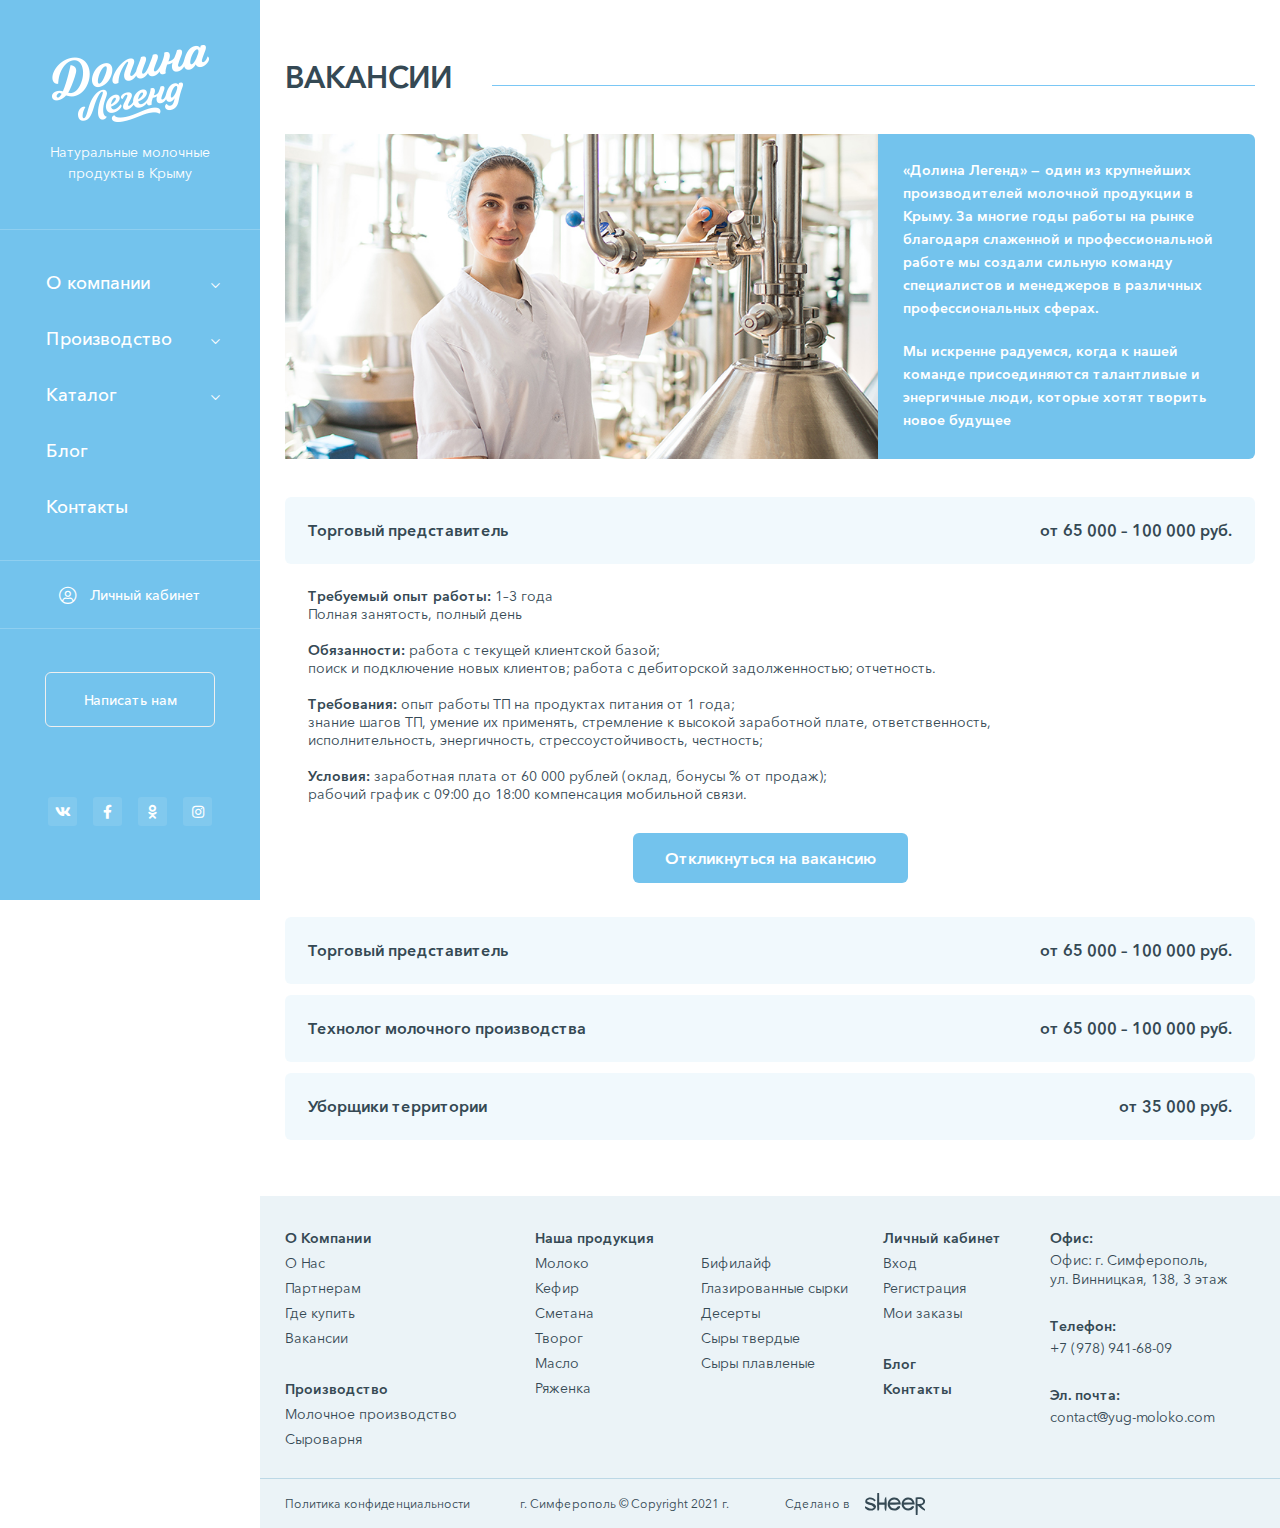
<file: vacancies.html>
<!DOCTYPE html>
<!--[if lt IE 7]><html lang="ru" class="lt-ie9 lt-ie8 lt-ie7"><![endif]-->
<!--[if IE 7]><html lang="ru" class="lt-ie9 lt-ie8"><![endif]-->
<!--[if IE 8]><html lang="ru" class="lt-ie9"><![endif]-->
<!--[if gt IE 8]><!-->
<html lang="ru">
<!--<![endif]-->
<head>
	<meta charset="utf-8" />
	<title>Заголовок</title>
	<meta name="description" content="" />
	<meta http-equiv="X-UA-Compatible" content="IE=edge" />
	<meta name="viewport" content="width=device-width, initial-scale=1.0" />
	<meta name="format-detection" content="telephone=no" />
	<link rel="shortcut icon" href="favicon.png" />
	<link rel="stylesheet" href="libs/bootstrap/bootstrap-grid.css" />
	<link rel="stylesheet" href="libs/fontawesome-free-5.12.0-web/css/all.min.css" />
	<link rel="stylesheet" href="libs/fullPage.js-master/jquery.fullPage.css" />
	<link rel="stylesheet" href="libs/fancybox/jquery.fancybox.css" />
	<link rel="stylesheet" href="libs/slick-1.5.9/slick/slick.css" />
	<link rel="stylesheet" href="libs/slick-1.5.9/slick/slick-theme.css" />
	<link rel="stylesheet" href="css/fonts.css" />
	<link rel="stylesheet" href="css/main.css?ver=1.10" />
	<link rel="stylesheet" href="css/media.css?ver=1.10" />
</head>
<body>

	<div class="wrapper">

		<div class="sidebar">
			<div class="sidebar__top">
				<a href="tel:+79789416809" class="phone-mob"><i class="fas fa-phone-alt"></i></a>
				<a href="#" class="logo">
					<img src="img/logo.png" alt="alt">
				</a>
				<div class="logo-descr"> Натуральные молочные продукты в Крыму</div>
				<span class="btn_nav">
					<span class='sandwich'>
						<span class='sw-topper'></span>
						<span class='sw-bottom'></span>
						<span class='sw-footer'></span>
					</span>
				</span>
			</div>
			<div class="sidebar-content">
				<ul class="menu">
					<li class="has_child">
						<a href="#">О компании</a>
						<ul>
							<li><a href="#">О Нас</a></li>
							<li><a href="#">Партнерам</a></li>
							<li><a href="#">Где купить</a></li>
							<li><a href="#">Вакансии</a></li>
						</ul>
					</li>
					<li class="has_child">
						<a href="#">Производство</a>
						<ul>
							<li><a href="#">Молочное производство</a></li>
							<li><a href="#">Сыроварня</a></li>
							<li><a href="#">Напитки</a></li>
						</ul>
					</li>
					<li class="has_child">
						<a href="#">Каталог</a>
						<ul>
							<li><a href="#">Молоко</a></li>
							<li><a href="#">Кефир</a></li>
							<li><a href="#">Сметана</a></li>
							<li><a href="#">Творог</a></li>
							<li><a href="#">Масло</a></li>
							<li><a href="#">Ряженка</a></li>
							<li><a href="#">Бифилайф</a></li>
							<li><a href="#"> Глазированные сырки</a></li>
							<li><a href="#">Десерты</a></li>
							<li><a href="#">Сыры твердые</a></li>
							<li><a href="#">Сыры плавленые</a></li>
							<li><a href="#">Холодный чай</a></li>
							<li><a href="#">Вода</a></li>
						</ul>
					</li>
					<li><a href="#">Блог</a></li>
					<li><a href="#">Контакты</a></li>
				</ul>
				<a href="#" class="btn-personal"><i class="fal fa-user-circle"></i>Личный кабинет</a>
				<a href="#" class="btn-white">Написать нам</a>
				<ul class="list-social">
					<li><a href="#"><i class="fab fa-vk"></i></a></li>
					<li><a href="#"><i class="fab fa-facebook-f"></i></a></li>
					<li><a href="#"><i class="fab fa-odnoklassniki"></i></a></li>
					<li><a href="#"><i class="fab fa-instagram"></i></a></li>
				</ul>
			</div>
		</div>

		<div class="fullpage-wrapper">
			
			<section class="vacancies">
				<div class="container">
					<div class="title-section"><span>вакансии</span></div>
					<div class="vacancies-block">
						<div class="vacancies-block__image">
							<img src="img/vacancies.jpg" alt="alt">
						</div>
						<div class="vacancies-block__content">
							<p>«Долина Легенд» — один из крупнейших производителей молочной продукции в Крыму. За многие годы работы на рынке благодаря слаженной и профессиональной работе мы создали сильную команду специалистов и менеджеров в различных профессиональных сферах.</p>
							<p>Мы искренне радуемся, когда к нашей команде присоединяются талантливые и энергичные люди, которые хотят творить новое будущее</p>
						</div>
					</div>
					<div class="item-vacancy">
						<div class="item-vacancy__head">Торговый представитель <span>от 65 000 – 100 000 руб.</span></div>
						<div class="item-vacancy__content" style="display: block;">
							<p><strong>Требуемый опыт работы:</strong> 1–3 года  </p>
							<p>Полная занятость, полный день</p>
							<br>
							<p><strong>Обязанности:</strong> работа с текущей клиентской базой;</p>
							<p> поиск и подключение новых клиентов; работа с дебиторской задолженностью; отчетность.</p>
							<br>
							<p><strong>Требования:</strong> опыт работы ТП на продуктах питания от 1 года;  </p>
							<p>знание шагов ТП, умение их применять, стремление к высокой заработной плате, ответственность, исполнительность, энергичность, стрессоустойчивость, честность;</p>
							<br>
							<p><strong>Условия:</strong> заработная плата от 60 000 рублей (оклад, бонусы % от продаж);</p>
							<p>рабочий график с 09:00 до 18:00 компенсация мобильной связи.</p>
							<div class="item-vacancy__bottom">
								<a href="#" class="btn-main">Откликнуться на вакансию</a>
							</div>
						</div>
					</div>
					<div class="item-vacancy">
						<div class="item-vacancy__head">Торговый представитель <span>от 65 000 – 100 000 руб.</span></div>
						<div class="item-vacancy__content">
							<p><strong>Требуемый опыт работы:</strong> 1–3 года  </p>
							<p>Полная занятость, полный день</p>
							<br>
							<p><strong>Обязанности:</strong> работа с текущей клиентской базой;</p>
							<p> поиск и подключение новых клиентов; работа с дебиторской задолженностью; отчетность.</p>
							<br>
							<p><strong>Требования:</strong> опыт работы ТП на продуктах питания от 1 года;  </p>
							<p>знание шагов ТП, умение их применять, стремление к высокой заработной плате, ответственность, исполнительность, энергичность, стрессоустойчивость, честность;</p>
							<br>
							<p><strong>Условия:</strong> заработная плата от 60 000 рублей (оклад, бонусы % от продаж);</p>
							<p>рабочий график с 09:00 до 18:00 компенсация мобильной связи.</p>
							<div class="item-vacancy__bottom">
								<a href="#" class="btn-main">Откликнуться на вакансию</a>
							</div>
						</div>
					</div>
					<div class="item-vacancy">
						<div class="item-vacancy__head">Технолог молочного производства <span>от 65 000 – 100 000 руб.</span></div>
						<div class="item-vacancy__content">
							<p><strong>Требуемый опыт работы:</strong> 1–3 года  </p>
							<p>Полная занятость, полный день</p>
							<br>
							<p><strong>Обязанности:</strong> работа с текущей клиентской базой;</p>
							<p> поиск и подключение новых клиентов; работа с дебиторской задолженностью; отчетность.</p>
							<br>
							<p><strong>Требования:</strong> опыт работы ТП на продуктах питания от 1 года;  </p>
							<p>знание шагов ТП, умение их применять, стремление к высокой заработной плате, ответственность, исполнительность, энергичность, стрессоустойчивость, честность;</p>
							<br>
							<p><strong>Условия:</strong> заработная плата от 60 000 рублей (оклад, бонусы % от продаж);</p>
							<p>рабочий график с 09:00 до 18:00 компенсация мобильной связи.</p>
							<div class="item-vacancy__bottom">
								<a href="#" class="btn-main">Откликнуться на вакансию</a>
							</div>
						</div>
					</div>
					<div class="item-vacancy">
						<div class="item-vacancy__head">Уборщики территории <span>от 35 000 руб.</span></div>
						<div class="item-vacancy__content">
							<p><strong>Требуемый опыт работы:</strong> 1–3 года  </p>
							<p>Полная занятость, полный день</p>
							<br>
							<p><strong>Обязанности:</strong> работа с текущей клиентской базой;</p>
							<p> поиск и подключение новых клиентов; работа с дебиторской задолженностью; отчетность.</p>
							<br>
							<p><strong>Требования:</strong> опыт работы ТП на продуктах питания от 1 года;  </p>
							<p>знание шагов ТП, умение их применять, стремление к высокой заработной плате, ответственность, исполнительность, энергичность, стрессоустойчивость, честность;</p>
							<br>
							<p><strong>Условия:</strong> заработная плата от 60 000 рублей (оклад, бонусы % от продаж);</p>
							<p>рабочий график с 09:00 до 18:00 компенсация мобильной связи.</p>
							<div class="item-vacancy__bottom">
								<a href="#" class="btn-main">Откликнуться на вакансию</a>
							</div>
						</div>
					</div>
				</div>
			</section>

			<section class="section">
				<div class="wrap-sections">
					
					<footer class="footer">
						<div class="container">
							<div class="row row_footer">
								<div class="col-lg-3 col-md-3">
									<div class="footer__title footer__title_mob">О Компании <i class="fal fa-plus"></i></div>
									<div class="footer__content">
										<ul class="footer__nav">
											<li><a href="#">О Нас</a></li>
											<li><a href="#">Партнерам</a></li>
											<li><a href="#">Где купить</a></li>
											<li><a href="#">Вакансии</a></li>
										</ul>
									</div>
									<div class="footer__title footer__title_mob">Производство <i class="fal fa-plus"></i></div>
									<div class="footer__content">
										<ul class="footer__nav">
											<li><a href="#">Молочное производство</a></li>
											<li><a href="#">Сыроварня</a></li>
										</ul>
									</div>
								</div>
								<div class="col-lg-4 col-md-4 col_pr">
									<div class="footer__title footer__title_mob">Наша продукция <i class="fal fa-plus"></i></div>
									<div class="footer__content">
										<ul class="footer__nav">
											<li><a href="#">Молоко</a></li>
											<li><a href="#">Кефир</a></li>
											<li><a href="#">Сметана</a></li>
											<li><a href="#">Творог</a></li>
											<li><a href="#">Масло</a></li>
											<li><a href="#">Ряженка</a></li>
											<li><a href="#">Бифилайф</a></li>
											<li><a href="#"> Глазированные сырки</a></li>
											<li><a href="#">Десерты</a></li>
											<li><a href="#">Сыры твердые</a></li>
											<li><a href="#"> Сыры плавленые</a></li>
										</ul>
									</div>
								</div>
								<div class="col-lg-2 offset-lg-1 col-md-2">
									<div class="footer__title footer__title_mob">Личный кабинет <i class="fal fa-plus"></i></div>
									<div class="footer__content">
										<ul class="footer__nav">
											<li><a href="#">Вход</a></li>
											<li><a href="#">Регистрация</a></li>
											<li><a href="#">Мои заказы</a></li>
										</ul>
									</div>
									<a href="#" class="footer__title">Блог</a>
									<br>
									<a href="#" class="footer__title">Контакты</a>
								</div>
								<div class="col-lg-2 col-md-2">
									<div class="footer__title footer__title_mob">Наши контакты <i class="fal fa-plus"></i></div>
									<div class="footer__content">
										<div class="footer__title">Офис:</div>
										<p>Офис: г. Симферополь,</p>
										<p>ул. Винницкая, 138, 3 этаж</p>
										<br>
										<div class="footer__title">Телефон:</div>
										<p><a href="tel:+79789416809">+7 (978) 941-68-09</a></p>
										<br>
										<div class="footer__title">Эл. почта:</div>
										<p><a href="mailto:contact@yug-moloko.com">contact@yug-moloko.com</a></p>
									</div>
								</div>
							</div>
						</div>
						<div class="footer-bottom">
							<div class="container">
								<div class="row align-items-center">
									<div class="col-lg-3 col-md-4">
										<a href="#">Политика конфиденциальности</a>
									</div>
									<div class="col-lg-3 col-md-4">
										<p>г. Симферополь © Copyright 2021 г.</p>
									</div>
									<div class="col-lg-3 col-md-4">
										<div class="create">Сделано в <img src="img/copy.svg" alt="alt"></div>
									</div>
								</div>
							</div>
						</div>
					</footer>
				</div>
			</section>

		</div>
		
	</div>

	<!--[if lt IE 9]>
	<script src="libs/html5shiv/es5-shim.min.js"></script>
	<script src="libs/html5shiv/html5shiv.min.js"></script>
	<script src="libs/html5shiv/html5shiv-printshiv.min.js"></script>
	<script src="libs/respond/respond.min.js"></script>
<![endif]-->
<script src="libs/jquery/jquery-1.11.1.min.js"></script>
<script src="libs/jquery-mousewheel/jquery.mousewheel.min.js"></script>
<script src="libs/fancybox/jquery.fancybox.pack.js"></script>
<script src="libs/slick-1.5.9/slick/slick.min.js"></script>
<script src="libs/scroll2id/PageScroll2id.min.js"></script>
<script src="libs/mask/jquery.maskedinput.js"></script>
<script src="libs/fullPage.js-master/vendors/jquery.easings.min.js"></script>
<script src="libs/fullPage.js-master/vendors/scrolloverflow.min.js"></script>
<script src="libs/fullPage.js-master/jquery.fullPage.js"></script>
<script src="libs/jQueryFormStyler-master/jquery.formstyler.min.js"></script>
<script src="js/common.js?ver=1.10"></script>
<!-- Yandex.Metrika counter --><!-- /Yandex.Metrika counter -->
<!-- Google Analytics counter --><!-- /Google Analytics counter -->
</body>
</html>
</file>
<file: css/fonts.css>
@font-face {
font-family: 'AvenirNextCyr';
src: url('../fonts/AvenirNextCyr-Regular.eot');
src: url('../fonts/AvenirNextCyr-Regular.eot?#iefix') format('embedded-opentype'),
url('../fonts/AvenirNextCyr-Regular.woff') format('woff'),
url('../fonts/AvenirNextCyr-Regular.ttf') format('truetype');
font-weight: normal;
font-style: normal;
}
@font-face {
font-family: 'AvenirNextCyr';
src: url('../fonts/AvenirNextCyr-Medium.eot');
src: url('../fonts/AvenirNextCyr-Medium.eot?#iefix') format('embedded-opentype'),
url('../fonts/AvenirNextCyr-Medium.woff') format('woff'),
url('../fonts/AvenirNextCyr-Medium.ttf') format('truetype');
font-weight: 500;
font-style: normal;
}
@font-face {
font-family: 'AvenirNextCyr';
src: url('../fonts/AvenirNextCyr-Demi.eot');
src: url('../fonts/AvenirNextCyr-Demi.eot?#iefix') format('embedded-opentype'),
url('../fonts/AvenirNextCyr-Demi.woff') format('woff'),
url('../fonts/AvenirNextCyr-Demi.ttf') format('truetype');
font-weight: 600;
font-style: normal;
}
@font-face {
font-family: 'AvenirNextCyr';
src: url('../fonts/AvenirNextCyr-Bold.eot');
src: url('../fonts/AvenirNextCyr-Bold.eot?#iefix') format('embedded-opentype'),
url('../fonts/AvenirNextCyr-Bold.woff') format('woff'),
url('../fonts/AvenirNextCyr-Bold.ttf') format('truetype');
font-weight: 700;
font-style: normal;
}
@font-face {
font-family: 'AvenirNextCyr';
src: url('../fonts/AvenirNextCyr-Heavy.eot');
src: url('../fonts/AvenirNextCyr-Heavy.eot?#iefix') format('embedded-opentype'),
url('../fonts/AvenirNextCyr-Heavy.woff') format('woff'),
url('../fonts/AvenirNextCyr-Heavy.ttf') format('truetype');
font-weight: 800;
font-style: normal;
}
</file>
<file: css/main.css>
*::-webkit-input-placeholder {
	color: #354954;
	opacity: 1;
}
*:-moz-placeholder {
	color: #354954;
	opacity: 1;
}
*::-moz-placeholder {
	color: #354954; 
	opacity: 1;
}
*:-ms-input-placeholder {
	color: #354954;
	opacity: 1;
}

body input:focus:required:invalid,
body textarea:focus:required:invalid {
	
}
body input:required:valid,
body textarea:required:valid {
	
}
body {
	font-family: 'AvenirNextCyr';
	font-size: 16px;
	overflow-x: hidden;
	margin: 0;
	color: #354954;
	background-color: #fff;
}
button { 
	cursor: pointer;
}
h1,h2,h3,h4,h5,h6 {
	padding: 0;
	margin: 0;
	font-weight: normal;
}
.wrapper {
	overflow: hidden;
}
a {
	text-decoration: none;
	outline: none;
}
* {
	outline: none !important;
}
ul {
	padding: 0;
	margin: 0;
}
ul li {
	list-style-type: none;
	outline: none;
}
img {
	outline: none;
	display: block;
}
p {
	padding: 0;
	margin: 0;
}
.tab-pane-video {
	height: 100vh;
	display: none;
	position: relative;
}
.tab-pane-video:first-child {
	display: block;
}
.tab-pane-video::after {
	position: absolute;
	display: block;
	content: " ";
	width: 100%;
	height: 100%;
	top: 0;
	left: 0;
	background-color: #3a677f;
	opacity: 0.6;
}
.tab-pane-video img {
	width: 100%;
	height: 100%;
	object-fit: cover;
	font-family: 'object-fit: cover;';
	-webkit-transition: all 0.3s; 
	-o-transition: all 0.3s;
	transition: all 0.3s;
}
.tab-pane-video video {
	position: absolute;
	left: 50%; /* % of surrounding element */
	top: 50%;
	min-width: 100%; 
	min-height: 100%; 
	object-fit: cover;
	transform: translate(-50%, -50%); /* % of current element */
}
.sidebar {
	width: 300px;
	height: 100vh;
	background-color: #73c3ed;
	position: fixed;
	top: 0;
	z-index: 300;
	left: 0;
	overflow: auto;
	color: #fff;
}
.sidebar::-webkit-scrollbar {
	-webkit-appearance: none;
}
.sidebar::-webkit-scrollbar:vertical {
	width: 6px;
}
.list-unit-wrap::-webkit-scrollbar:horizontal {
	height: 6px;
}
.sidebar::-webkit-scrollbar-thumb {
	background-color:#4aa7d8;
	border-radius: 20px;
}
.sidebar::-webkit-scrollbar-track {
	border-radius: 20px;
	background-color: rgba(255,255,255,0.4);
}
.fullpage-wrapper {
	padding-left: 300px;
}
.tabs-video {
	height: 430px;
	width: 1620px;
	transform: translateX(-50%);
	left: 50%;
	top: 0;
	bottom: 0;
	margin: auto;
	z-index: 3;
	display: flex;
	align-items: center;
	justify-content: space-around;
	position: absolute;
	background-image: url(../img/bg_line.png);
	background-repeat: no-repeat;
	background-position: center;
}
.tabs-video a {
	line-height: 1.2;
	font-weight: 500;
	text-transform: uppercase;
	color: #ffffff;
	min-width: 137px;
	padding: 0 16px;
	max-width: 196px;
	border-radius: 10px;
	height: 79px;
	display: flex;
	align-items: center;
	justify-content: center;
	background-color: rgba(255,255,255,0.1);
	background-image: linear-gradient(180.0deg, rgba(246,247,247,0.35) 0%, rgba(246,247,247,0.0) 100%);
	border: 1px solid rgba(255,255,255,0.24);
	position: relative;
}
.tabs-video a::before {
	position: absolute;
	display: block;
	content: " ";
	width: 12px;
	height: 12px;
	top: 100%;
	left: 0;
	right: 0;
	margin: 0 auto;
	margin-top: 0px;
	border: 6px solid transparent;
	border-top: 6px rgba(255,255,255,0.24) solid;
}
.tabs-video a::after {
	position: absolute;
	display: block;
	content: " ";
	width: 22px;
	height: 22px;
	background-color: #ffffff;
	border: 3px solid #73c3ed;
	box-shadow: 0px 7px 15px 0px rgba(66,144,184,0.6);
	border-radius: 50%;
	top: 100%;
	left: 0;
	right: 0;
	margin: 0 auto;
	margin-top: 20px;
}
.tabs-video li {
	position: relative;
}
.tabs-video li:nth-child(1) {
	top: 75px;
	left: 32px;
}
.tabs-video li:nth-child(2) {
	top: -15px;
}
.tabs-video li:nth-child(3) {
	top: -136px;
}
.tabs-video li:nth-child(4) {
	top: -152px;
}
.tabs-video li:nth-child(5) {
	top: -236px;
	left: -25px;
	max-width: 137px;
}
.tabs-video li:nth-child(4) a {
	padding-left: 40px;
}
.tabs-video .active a {
	background-color: #73c3ed;
	box-shadow: 0px 7px 15px 0px rgba(66,144,184,0.6);
	border-color: #73c3ed;
}
.tabs-video .active a::before {
	border-top-color: #73c3ed;
}
.logo {
	width: 157px;
	max-width: 100%;
	display: block;
	margin: 0 auto;
	margin-bottom: 20px;
}
.logo img {
	max-width: 100%;
	height: auto;
}
.logo-descr {
	font-size: 14px;
	line-height: 21px;
	width: 165px;
	max-width: 100%;
	margin: 0 auto;
	text-align: center;
}
.sidebar__top {
	padding: 45px 0;
	border-bottom: 1px solid rgba(255,255,255,0.2);
}
.menu {
	padding: 25px 45px;
	border-bottom: 1px solid rgba(255,255,255,0.2);
}
.menu a {
	height: 56px;
	font-size: 18px;
	line-height: 36px;
	font-weight: 500;
	color: #ffffff;
	padding: 0 26px;
	border-radius: 6px;
	position: relative;
	display: flex;
	align-items: center;
	transition: all 0.3s;
}
.menu .active > a,
.menu a:hover {
	background-color: rgba(255,255,255,0.1);
}
.menu ul {
	padding-left: 15px;
	display: none;
} 
.menu ul a {
	height: 48px;
	font-size: 14px;
	line-height: 19px;
	padding: 0 5px;
}
.menu .has_child > a::after {
	-moz-osx-font-smoothing: grayscale;
	-webkit-font-smoothing: antialiased;
	display: inline-block;
	font-style: normal;
	font-variant: normal;
	text-rendering: auto;
	line-height: 1;
	font-family: "Font Awesome 5 Pro";
	font-weight: 400;
	content: "\f078";
	font-size: 10px;
	position: absolute;
	right: 20px;
	top: 25px;
	transition: all 0.3s;
}
.menu .has_child.active > a::after {
	transform: rotate(180deg);
}
.btn-personal {
	color: #fff;
	height: 68px;
	margin-bottom: 43px;
	font-weight: 500;
	display: flex;
	align-items: center;
	transition: all 0.3s;
	justify-content: center;
	border-bottom: 1px solid rgba(255,255,255,0.2);
}
.btn-personal:hover {
	background-color: rgba(255,255,255,0.1);
}
.btn-personal i {
	margin-right: 14px;
	font-size: 18px;
}
.btn-white {
	width: 170px;
	height: 55px;
	background-color: rgba(110,187,0,0.0);
	border: 1px solid #efefef;
	border-radius: 6px;
	display: flex;
	align-items: center;
	justify-content: center;
	text-align: center;
	font-weight: 500;
	color: #ffffff;
	transition: all 0.3s;
	margin: 0 auto;
}
.btn-white:hover {
	background-color: #fff;
	color: #73c3ed;
}
.list-social {
	display: flex;
	align-items: center;
	justify-content: center;
}
.list-social a {
	width: 29px;
	height: 29px;
	margin: 0 8px;
	background-color: rgba(255,255,255,0.1);
	border-radius: 3px;
	display: flex;
	align-items: center;
	justify-content: center;
	color: #fff;
	transition: all 0.3s;
}
.list-social a:hover {
	background-color: rgba(255,255,255,0.3);
}
.tab-container-video {
	overflow: hidden;
}
.sidebar .btn-white {
	margin-bottom: 70px;
}
.categories {
	padding: 48px 0;
}
.footer {
	padding-top: 40px;
	background-color: #ebf3f7;
}
.wrap-sections {
	display: flex;
	min-height: 100%;
	justify-content: space-between;
	flex-direction: column;
}
.container {
	max-width:1620px;
	padding-left: 74px;
	padding-right: 74px;
}

.row_categories {
	margin: 0 -8px;
}
.row_categories > div {
	padding: 0 8px;
}
.item-category {
	height: 480px;
	position: relative;
	display: block;
}
.item-category__image {
	position: absolute;
	top: 0;
	left: 0;
	width: 100%;
	height: 100%;
	overflow: hidden;
}
.item-category:hover .item-category__image img {
	transform: scale(1.05);
}
.item-category:hover .item-category__image::after {
	opacity: 0;
}
.item-category__image img {
	width: 100%;
	height: 100%;
	object-fit: cover;
	font-family: 'object-fit: cover;';
	-webkit-transition: all 0.3s; 
	-o-transition: all 0.3s;
	transition: all 0.3s;
}
.col-lg-4 .item-category {
	height: 230px;
	margin-bottom: 20px;
}
.item-category__image::after {
	position: absolute;
	display: block;
	content: " ";
	width: 100%;
	height: 100%;
	top: 0;
	left: 0;
	background-color: #3a677f;
	opacity: 0.6;
	transition: all 0.3s;
}
.item-category__content {
	padding: 35px;
	top: 0;
	left: 0;
	width: 100%;
	height: 100%;
	position: absolute;
}
.item-category__title {
	font-size: 24px;
	line-height: 36px;
	font-weight: 600;
	text-transform: uppercase;
	color: #ffffff;
	display: block;
}
.item-category__content ul {
	columns: 2;
	margin-top: 20px;
	max-width: 400px;
}
.item-category__content li a {
	color: #fff;
	border-bottom: 1px solid transparent;
	font-weight: 500;
	transition: all 0.3s;
}
.item-category__content li a:hover {
	border-color: #fff;
}
.item-category__content li {
	margin-bottom: 20px;
}
.item-category__content li::before {
	content: "•";
	margin-right: 8px;
	color: #fff;
}
.footer {
	line-height: 30px;
	color: #354954;
}
.col-lg-4 .footer__nav {
	columns: 2;
}
.footer a {
	color: #354954;
	transition: all 0.3s;
}
.footer__title {
	font-weight: 600;
}
.col_pr {
	padding-right: 0;
}
.footer__content {
	margin-bottom: 35px;
}
.footer-bottom {
	font-size: 14px;
	padding: 12px 0;
	border-top: 1px solid rgba(1,109,165,0.2);
}
.create {
	letter-spacing: 0.25px;
	display: inline-flex;
	align-items: center;
}
.create img {
	max-width: 60px;
	margin-left: 15px;
}
.btn_top {
	font-size: 20px;
	position: relative;
	color: #354954 !important;
	width: 50px;
	height: 50px;
	text-align: center;
	display: -webkit-inline-flex;
	display: -moz-inline-flex;
	display: -ms-inline-flex;
	display: -o-inline-flex;
	display: inline-flex !important;
	align-items: center;
	justify-content: center;
	border-radius: 50%;
	border: 1px rgba(1,109,165,0.2) solid;
	background-color: transparent;
	z-index: 300;
	-webkit-transition: all 0.3s;
	-o-transition: all 0.3s;
	transition: all 0.3s;
}
.btn_top:hover {
	box-shadow: 0 0 3px #ccc;
}
.row_footer > div:last-child p {
	line-height: 24px;
}
/*Style Sandwich*/
.btn_nav {
	border: none;
	z-index: 60;
	display: none;
	-webkit-transition: all 0.3s;
	-o-transition: all 0.3s;
	transition: all 0.3s;
	vertical-align: middle;
	position: relative;
}
.btn_nav:hover {
	opacity: 1;
} 
.sandwich span {
	display: block;
}
.sandwich {
	width: 30px;
	height:28px;
	margin: auto;
	display: -webkit-flex;
	display: -moz-flex;
	display: -ms-flex;
	display: -o-flex;
	display: flex;
	flex-direction: column;
	align-items: flex-end;
	z-index: 20;
	cursor: pointer;
}
.sw-topper {
	position: relative;
	top: 4px;
	width: 29px;
	height: 2px;
	display: block;
	margin: 0 auto;
	background-color: #fff;
	border: medium none;
	transition: transform 0.5s, top 0.2s;
	/* transition-delay: 0.2s, 0s; */
}
.sw-bottom {
	position: relative;
	top: 10px;
	width: 29px;
	height: 2px;
	display: block;
	margin: 0 auto;
	background-color: #fff;
	border: medium none;
	transition: transform 0.5s, top 0.2s;
	transition-delay: 0.2s, 0s;
}
.sw-footer {
	position: relative;
	top: 17px;
	width: 29px;
	height: 2px;
	display: block;
	background-color: #fff;
	border: medium none;
	transition: all 0.5s;
	transition-delay: 0.1s;
}
.sandwich.active .sw-topper {
	top: 12px;
	transform: rotate(45deg);
}
.sandwich.active .sw-bottom {
	opacity: 0;
}
.sandwich.active .sw-footer {
	top:8px;
	width: 30px;
	transform: rotate(-45deg);
}

/*End Sandwich*/
.row_footer > div:last-child .footer__title_mob {
	display: none;
}
.footer__title i {
	display: none;
}
.title-section {
	font-size: 30px;
	line-height: 36px;
	margin-bottom: 38px;
	font-weight: 600;
	padding-top: 60px;
	text-transform: uppercase;
	position: relative;
}
.title-section::after {
	position: absolute;
	display: block;
	content: " ";
	height: 1px;
	left: 0;
	right: 0;
	bottom: 10px;
	background-color: #7ac7f5;
}
.title-section span {
	padding-right: 40px;
	background-color: #fff;
	position: relative;
	z-index: 2;
}
.tags-catalog {
	display: flex;
	align-items: center;
	flex-wrap: wrap;
}
.tags-catalog li {
	margin-right: 6px;
	margin-bottom: 6px;
}
.tags-catalog a {
	height: 56px;
	padding: 0 25px;
	min-width: 146px;
	display: flex;
	align-items: center;
	justify-content: center;
	text-align: center;
	background-color: rgba(115,195,237,0.1);
	border-radius: 6px;
	font-size: 18px;
	font-weight: 600;
	color: #354954;
	transition: all 0.3s;
}
.tags-catalog a:hover,
.tags-catalog .active a {
	background-color: #73c3ed;
	color: #fff;
}
select {
	opacity: 0;
}
.jq-selectbox__select-text {
	height: 55px;
	font-size: 18px;
	font-weight: 500;
	color: #354954;
	padding-left: 33px;
	padding-right: 59px;
	border: 1px solid #efefef;
	width: initial !important;
	display: flex;
	align-items: center;
	cursor: pointer;
	border-radius: 6px;
}
.jq-selectbox__trigger {
	-moz-osx-font-smoothing: grayscale;
	-webkit-font-smoothing: antialiased;
	display: inline-block;
	font-style: normal;
	font-variant: normal;
	text-rendering: auto;
	line-height: 1;
	font-family: "Font Awesome 5 Pro";
	font-weight: 400;
	font-size: 8px;
	color: #73c3ed;
	position: absolute;
	top: 0;
	right: 0;
	cursor: pointer;
	height: 100%;
	display: flex;
	align-items: center;
	width: 20px;
}
.jq-selectbox__trigger::after {
	content: "\f078";
}
.jq-selectbox__dropdown {
	width: 100%;
	border: 1px solid #efefef;
	background-color: #fff;
}
.jq-selectbox__dropdown li {
	padding: 5px 33px;
	transition: all 0.3s;
	cursor: pointer;
}
.jq-selectbox__dropdown li:hover {
	color: #73c3ed;
}
.sortings-wrap {
	margin-top: 15px;
	margin-bottom: 35px;
	display: flex;
	align-items: center;
	flex-wrap: wrap;
}
.catalog {
	padding-bottom: 20px;
}
.sortings-wrap .jqselect {
	margin-right: 20px;
}
.item-catalog__image {
	height: 265px;
	margin-bottom: 10px;
	display: flex;
	align-items: center;
	justify-content: center;
}
.item-catalog__image img {
	max-width: 100%;
	max-height: 100%;
}
.item-catalog {
	padding: 30px;
	padding-top: 0;
	display: block;
	min-height: 100%;
	border: 1px solid #efefef;
	border-radius: 6px;
	position: relative;
	transition: all 0.3s;
	display: flex;
	flex-direction: column;
}
.row_catalog > div {
	margin-bottom: 26px;
}
.item-catalog__title {
	font-size: 18px;
	line-height: 30px;
	font-weight: 600;
	max-width: 90%;
	color: #354954;
	display: block;
	width: 100%;
}
.item-catalog__descr {
	font-weight: 500;
	line-height: 24px;
	max-width: 90%;
}
.item-catalog__link {
	position: absolute;
	top: 0;
	left: 0;
	width: 100%;
	height: 100%;
}
.item-catalog:hover {
	box-shadow: 0 0 10px #ccc;
}
.pager {
	display: flex;
	align-items: center;
	justify-content: center;
}
.page-numbers {
	width: 40px;
	height: 40px;
	font-size: 18px;
	margin: 0 10px;
	font-weight: 500;
	color: #354954;
	border: 1px solid transparent;
	border-radius: 6px;
	display: flex;
	align-items: center;
	justify-content: center;
	transition: all 0.3s;
}
.page-numbers:hover,
.page-numbers.current {
	border-color: #efefef;
}
.prev.page-numbers,
.next.page-numbers {
	font-size: 16px;
	color: #73c3ed;
	border: none !important;
}
.item-catalog__bottom {
	padding-top: 15px;
	margin-top: auto;
	display: flex;
	align-items: center;
	justify-content: space-between;
	flex-wrap: wrap;
}
.item-catalog__price {
	font-size: 24px;
	line-height: 36px;
	font-weight: 600;
	color: #73c3ed;
}
.btn-main {
	height: 50px;
	padding: 0 32px;
	background-color: #73c3ed;
	border-radius: 6px;
	display: inline-flex;
	align-items: center;
	justify-content: center;
	border: none;
	text-align: center;
	font-size: 16px;
	line-height: 21px;
	font-weight: 600;
	font-family: 'AvenirNextCyr';
	color: #ffffff;
	transition: all 0.3s;
}
.item-catalog .btn-main {
	position: relative;
	z-index: 2;
}
.btn-main:hover {
	background-color: #46a0d0;
}
.contact-unit {
	line-height: 30px;
}
.contact-unit__title {
	font-size: 20px;
	font-weight: 600;
	line-height: 36px;
}
.contact-unit p {
	margin: 0;
}
.contact-unit p a {
	color: #354954;
}
.row_contacts > div:not(:first-child) {
	padding-left: 70px;
}
.tabs-contacts {
	margin-top: 75px;
	display: flex;
	align-items: center;
	justify-content: center;
}
.tabs-contacts a {
	height: 56px;
	font-size: 18px;
	margin: 0 6px;
	width: 281px;
	font-weight: 600;
	color: #354954;
	background-color: rgba(115,195,237,0.1);
	border-radius: 6px;
	display: inline-flex;
	align-items: center;
	justify-content: center;
	text-align: center;
	transition: all 0.3s;
}
.tabs-contacts a:hover,
.tabs-contacts .active a {
	background-color: #73c3ed;
	color: #fff;
}
.contacts {
	padding-bottom: 55px;
}
.tab-container-contacts {
	padding-top: 20px;
}
.tab-pane-contacts {
	display: none;
}
.tab-pane-contacts:first-child {
	display: block;
}
.map-contact {
	height: 493px;
	margin-left: 80px;
}
.list-map {
	height: 493px;
	padding-top: 25px;
	margin-right: -80px;
	overflow: auto;
}
.list-map::-webkit-scrollbar {
	-webkit-appearance: none;
}
.list-map::-webkit-scrollbar:vertical {
	width: 4px;
}
.list-map::-webkit-scrollbar-thumb {
	background-color: #7ac7f5;
	border-radius: 10px;
}
.list-map::-webkit-scrollbar-track {
	border-radius: 10px;
	background-color: #ebf3f7;
}
.list-map li {
	padding: 15px;

	padding-left: 0;
	padding-right: 5px;
	line-height: 30px;
	cursor: pointer;
}
.list-map li p {
	margin: 0;
}
.list-map li p span {
	border-bottom: 1px solid transparent;
	transition: all 0.3s;
}
.list-map li strong {
	font-weight: 500;
}
.list-map li.active span,
.list-map li:hover span {
	border-color: #354954;
}
.descr-section {
	font-size: 20px;
	line-height: 30px;
	font-weight: 500;
}
.dairy .title-section::after {
	display: none;
}
.item-dairy:nth-child(even) .row {
	flex-direction: row-reverse;
}
.item-dairy .row {
	align-items: center;
}
.item-dairy {
	font-size: 18px;
	line-height: 30px;
	margin-bottom: -60px;
}
.item-dairy p {
	margin-bottom: 20px;
}
.item-dairy__text {
	padding-right: 30px;
	position: relative;
	padding-left: 100px;
	max-width: 90%;
}
.item-dairy__number {
	width: 73px;
	height: 73px;
	background-color: #7ac7f5;
	border-radius: 50%;
	display: flex;
	align-items: center;
	justify-content: center;
	text-align: center;
	font-size: 36px;
	font-weight: 600;
	text-transform: uppercase;
	color: #ffffff;
	position: absolute;
	top: 0;
	left: 0;
}
.dairy .descr-section {
	max-width: 45%;
}
.dairy {
	padding-bottom: 65px;
	background-image: url(../img/bg_dairy.png);
	background-repeat: no-repeat;
	background-size: 57% 100%;
	background-position: right top;
}
.item-dairy iframe {
	height: 413px;
	width: 100%;
}
.item-dairy .descr-section {
	max-width: 100%;
}
.item-category__image {
	z-index: 1;
}
.item-category__title,
.item-category__content a {
	position: relative;
	z-index: 2;
}
.item-category__content li {
	z-index: 2;
}
.item-category__content ul {
	position: relative;
	z-index: 2;
}
.footer__nav a {
	border-bottom: 1px solid transparent;
}
.footer__nav a:hover {
	border-color: #354954;
}
.item-dairy:last-child {
	margin-bottom: 0;
}
.descr-italic {
	font-size: 24px;
	line-height: 30px;
	font-weight: 500;
	font-style: italic;
	text-align: right;
}
.item-dairy .descr-section {
	padding-left: 120px;
	padding-right: 30px;
	padding-top: 30px;
}
.item-dairy__image img {
	max-width: 100%;
}
.title-big {
	font-size: 48px;
	line-height: 1.2;
	font-weight: 600;
	color: #354954;
}
.title-big strong {
	font-weight: 800;
}
.descr-big {
	font-size: 24px;
	line-height: 34px;
	font-weight: 600;
}
.presentation {
	padding-top: 100px;
	padding-bottom: 80px;
	background-image: url(../img/bg_presentation.jpg);
	background-repeat: no-repeat;
	background-position: center;
	background-size: cover;
}
.presentation .title-big strong {
	display: block;
}
.presentation .title-big {
	max-width: 70%;
	margin-bottom: 40px;
}
.presentation .descr-big {
	max-width: 46%;
}
.descr-big p {
	margin-bottom: 30px;
}
.presentation .btn-main {
	font-size: 18px;
	height: 55px;
}
.vacancies-block__content {
	padding: 50px;
	width: 610px;
}
.vacancies-block__content p {
	margin-bottom: 20px;
}
.vacancies-block__content p:last-child {
	margin-bottom: 0;
}
.vacancies-block__image {
	min-height: 430px;
}
.vacancies-block__image img {
	width: 100%;
	height: 100%;
	object-fit: cover;
	border-radius: 0px 0px 0px 0;
	font-family: 'object-fit: cover;';
	-webkit-transition: all 0.3s; 
	-o-transition: all 0.3s;
	transition: all 0.3s;
}
.vacancies-block {
	font-size: 20px;
	line-height: 30px;
	color: #fff;
	font-weight: 600;
	display: flex;
	margin-bottom: 38px;
	background-color: #73c3ed;
	border-radius: 6px;
}
.item-vacancy__head {
	font-size: 18px;
	line-height: 30px;
	cursor: pointer;
	font-weight: 600;
	padding: 21px 23px;
	background-color: rgba(115,195,237,0.1);
	border-radius: 6px;
	display: flex;
	align-items: center;
	justify-content: space-between;
	transition: all 0.3s;
}
.item-vacancy__head:hover {
	background-color: rgba(115,195,237,0.2);	
}
.item-vacancy__content p {
	margin: 0;
	max-width: 773px;
}
.item-vacancy__content strong {
	font-weight: 600;
}
.item-vacancy__content {
	padding: 23px;
	display: none;
}
.item-vacancy {
	margin-bottom: 11px;
}
.item-vacancy__bottom {
	padding-top: 30px;
	text-align: center;
}
.vacancies {
	padding-bottom: 45px;
}
.item-vacancy__head span {
	text-align: right;
}
.breadcrumbs {
	font-size: 14px;
	display: inline-flex;
	align-items: center;
	flex-wrap: wrap;
}
.breadcrumbs a {
	color: #354954;
	transition: all 0.3s;
	border-bottom: 1px solid transparent;
}
.breadcrumbs a:hover {
	border-color: #354954;
}
.breadcrumbs span {
	margin: 0 8px;
}
.breadcrumbs-wrap {
	padding-top: 70px;
	margin-bottom: 30px;
	position: relative;
}
.breadcrumbs-wrap::after {
	position: absolute;
	display: block;
	content: " ";
	height: 1px;
	left: 0;
	right: 0;
	bottom: 3px;
	background-color: #7ac7f5;
}
.breadcrumbs-wrap .breadcrumbs {
	padding-right: 25px;
	background-color: #fff;
	position: relative;
	z-index: 2;
}
.slick-arrow {
	width: 40px;
	height: 40px;
	background-color: rgba(110,187,0,0.0);
	border: 1px solid #efefef;
	border-radius: 6px;
	color: #73c3ed !important;
	top: 50%;
	font-size: 14px !important;
	display: flex;
	align-items: center;
	justify-content: center;
	transition: all 0.3s;
}
.slick-arrow:hover {
	background-color: #efefef;	
}
.slick-arrow::before {
	display: none !important;
}
.slider-card__image {
	height: 544px;
	display: flex;
	align-items: center;
	justify-content: center;
}
.slider-card__image img {
	max-width: 100%;
	max-height: 100%;
}
.title-page {
	font-size: 30px;
	line-height: 36px;
	font-weight: 600;
}
.card-block {
	font-size: 18px;
	line-height: 30px;
	padding: 20px 30px;
	margin-top: 30px;
	background-color: #f1f9fd;
	border-radius: 6px;
	max-width: 536px;
}
.card-block strong {
	font-weight: 500;
}
.line-feature::after {
	display: block;
	white-space: nowrap;
	overflow: hidden;
	content: "...............................................................................................................................................................................................";
}
.line-feature > span {
	float: right;
}
.line-feature > strong  {
	font-weight: 500;
	float: left;
}
.line-feature {
	margin-bottom: 6px;
}
.card .title-page {
	padding-bottom: 8px;
}
.row_card {
	margin-top: 100px;
}
.card {
	padding-bottom: 70px;
}
.availability {
	font-size: 20px;
	line-height: 30px;
	margin-top: 8px;
	padding-left: 22px;
	font-weight: 500;
	position: relative;
}
.availability::before {
	position: absolute;
	display: block;
	content: " ";
	top: 9px;
	left: 0;
	width: 9px;
	height: 9px;
	background-color: #85cd12;
	border-radius: 50%;
}
.availability strong {
	font-weight: 600;
}
.price-main {
	font-size: 30px;
	line-height: 36px;
	font-weight: 600;
	color: #73c3ed;
}
.price-main span {
	font-size: 36px;
}
.card__line .price-main {
	margin-right: 60px;
}
.card__line {
	margin-top: 20px;
	margin-bottom: 20px;
	display: flex;
	align-items: center;
}
.quantity {
	width: 140px;
	height: 45px;
	background-color: rgba(110,187,0,0.0);
	border: 1px solid #efefef;
	border-radius: 6px;
	display: flex;
}
.quantity-button {
	width: 44px;
	border: none;
	flex: none;
	background-color: transparent;
	font-size: 11px;
	line-height: 21px;
	color: #73c3ed;
	display: flex;
	align-items: center;
	justify-content: center;
	cursor: pointer;
}
.quantity input {
	flex: 1;
	width: 100%;
	font-size: 18px;
	font-size: 16px;
	line-height: 21px;
	border: none;
	border-left: 1px solid #efefef;
	border-right: 1px solid #efefef;
	font-family: 'AvenirNextCyr';
	font-weight: 500;
	text-transform: uppercase;
	color: #354954;
	text-align: center;
	background-color: transparent;
}

input[type=number]::-webkit-inner-spin-button,
input[type=number]::-webkit-outer-spin-button
{
	-webkit-appearance: none;
	margin: 0;
}

input[type=number]
{
	-moz-appearance: textfield;
}
.card .btn-main {
	min-width: 196px;
}
.tabs-page {
	display: flex;
	align-items: center;
	flex-wrap: wrap;
}
.tabs-page a {
	font-size: 18px;
	line-height: 30px;
	padding: 0 46px;
	height: 56px;
	font-weight: 600;
	background-color: rgba(115,195,237,0.1);
	border-radius: 6px;
	transition: all 0.3s;
	color: #354954;
	display: inline-flex;
	align-items: center;
	justify-content: center;
	text-align: center;
}
.tabs-page a:hover,
.tabs-page .active a {
	background-color: #73c3ed;
	color: #fff;
}
.tabs-page li {
	margin-right: 16px;
}
.tabs-page li:last-child {
	margin-right: 0;
}
.tabs-container-page {
	padding-top: 32px;
}
.item-news {
	display: block;
}
.item-news__image {
	height: 248px;
	margin-bottom: 20px;
	border-radius: 6px;
	display: block;
}
.item-news__image img {
	width: 100%;
	height: 100%;
	object-fit: cover;
	font-family: 'object-fit: cover;';
	-webkit-transition: all 0.3s; 
	-o-transition: all 0.3s;
	transition: all 0.3s;
	border-radius: 6px;
}
.item-news__date {
	font-size: 14px;
	line-height: 24px;
	color: #848f9b;
	margin-bottom: 10px;
	display: block;
}
.item-news__title {
	font-size: 20px;
	line-height: 30px;
	font-weight: 600;
	color: #354954;
	display: block;
}
.row_news > div {
	margin-bottom: 50px;
}
.news {
	padding-bottom: 40px;
}
.item-insta {
	position: relative;
	display: block;
	padding-top: 100%;
}
.item-insta__image {
	position: absolute;
	top: 0;
	left: 0;
	width: 100%;
	height: 100%;
	overflow: hidden;
}
.item-insta__image img {
	width: 100%;
	height: 100%;
	object-fit: cover;
	font-family: 'object-fit: cover;';
	-webkit-transition: all 0.3s;
	-o-transition: all 0.3s;
	transition: all 0.3s;
}
.item-insta:hover .item-insta__image img {
	transform: scale(1.1);
}
.instagram-block {
	padding: 22px;
	background-color: #f1f9fd;
	border-radius: 6px;
}
.instagram-block .title-page {
	padding-right:110px;
	text-transform: uppercase;
	display: flex;
	align-items: center;
}
.instagram-block .title-page img {
	margin-right: 25px;
}
.instagram-block__plant {
	right: 100%;
	margin-right: 25px;
	bottom: 0;
	position: absolute;
}
.instagram-block__plant img {
	max-height: 240px;
}
.section-instagram {
	padding-bottom: 30px;
}
.col_pl {
	padding-left: 0;
}
.tabs-pane-page {
	display: none;
}
.tabs-pane-page:first-child {
	display: block;
}
.item-dairy__text::after {
	position: absolute;
	display: block;
	content: " ";
	width: 106px;
	height: 85px;
	top: 100%;
	right: 20px;
	margin-top: 70px;
	background-image: url(../img/ar1.png);
	background-repeat: no-repeat;
	background-position: center;
	background-size: 100% 100%;
}
.item-dairy:nth-child(even) .item-dairy__text::after {
	right: 100%;
}
.item-dairy:nth-child(2) .item-dairy__text::after {
	width: 114px;
	height: 137px;
	margin-top: 0;
	background-image: url(../img/ar2.png);
}
.item-dairy:nth-child(3) .item-dairy__text::after {
	width: 65px;
	height: 120px;
	background-image: url(../img/ar3.png);
}
.item-dairy:nth-child(4) .item-dairy__text::after {
	width: 114px;
	height: 137px;
	margin-top: 110px;
	margin-right: 20px;
	background-image: url(../img/ar4.png);
}
.item-dairy:nth-child(5) .item-dairy__text::after {
	width: 65px;
	height: 120px;
	margin: 0;
	right: -30px;
	background-image: url(../img/ar5.png);
}
.dairy_production {
	background-image: url(../img/bg_production.png);
}
.dairy_production .item-dairy__image img {
	margin: 0 auto;
}
.dairy_production .item-dairy { 
	margin-bottom: 0;
}
.dairy_production .dairies-wrap {
	margin-top: -100px;
}
.dairy_production .item-dairy:first-child .item-dairy__text {
	margin-top: 100px;
	margin-right: 0;
	max-width: 100%;
}
.dairy_production .item-dairy:last-child .item-dairy__image img {
	margin: 0;
}
.dairy_production .item-dairy:first-child .item-dairy__text::after {
	top: 0;
	left: 106%;
	right: auto;
	width: 61px;
	height: 123px;
	background-image: url(../img/ar1_1.png);
}
.dairy_production .item-dairy:nth-child(2) .item-dairy__text::after {
	margin-top:20px;
}
.dairy_production .item-dairy:nth-child(3) .item-dairy__text::after {
	width: 102px;
	height: 93px;
	margin: 0;
	right: -20px;
	background-image: url(../img/ar3_1.png);
}
.advantages .title-section {
	padding-top: 0;
}
.advantages .title-section::after {
	display: none !important;
}
.advantages .descr-section {
	max-width: 780px;
}
.advantages {
	padding-bottom: 85px;
}
.advantages-block {
	margin-top: 90px;
	display: flex;
	justify-content: space-between;
}
.item-advantage {
	font-size: 18px;
	line-height: 30px;
	padding-left: 107px;
	position: relative;
}
.item-advantage::after {
	position: absolute;
	display: block;
	content: " ";
	width: 175px;
	height: 47px;
	top: 0;
	left: 85%;
	background-image: url(../img/ar_avd1.png);
	background-repeat: no-repeat;
	background-position: center;
	background-size: 100% 100%;
}
.advantages-block__col:first-child .item-advantage:nth-child(2)::after {
	width: 122px;
	height: 59px;
	top: -15px;
	left: 99%;
	background-image: url(../img/ar_avd2.png);
}
.advantages-block__col:last-child .item-advantage:nth-child(1)::after {
	width: 122px;
height: 59px;
right: 102%;
left: auto;
	background-image: url(../img/ar_avd3.png);
}
.advantages-block__col:last-child .item-advantage:nth-child(2)::after {
width: 176px;
height: 36px;
right: 102%;
top: 80%;
left: auto;
	background-image: url(../img/ar_avd4.png);
}
.advantages-block__col:first-child {
	max-width: 25%;
}
.advantages-block__col:last-child {
	margin-left: auto;
}
.item-advantage__image {
	width: 73px;
	height: 73px;
	background-color: #f1f9fd;
	border-radius: 50%;
	position: absolute;
	top: 0;
	left: 0;
	display: flex;
	align-items: center;
	justify-content: center;
}
.item-advantage__image img {
	max-width: 100%;
	max-height: 100%;
}
.advantages-block__image {
	width: 40%;
	flex: none;
	display: flex;
	align-items: center;
	justify-content: center;
}
.advantages-block__image img {
	max-width: 100%;
	max-height: 100%;
}
.advantages-block__col {
	max-width: 32%;
	display: flex;
	flex-direction: column;
	justify-content: space-around;
}
.text-advantage {
	padding: 50px 65px;
	font-size: 20px;
	background-color: #f1f9fd;
border-radius: 6px;
position: relative;
max-width: 864px;
margin: 0 auto;
margin-top: 100px;
line-height: 30px;
font-weight: 600;
}
.text-advantage p {
	margin: 0;
}
.text-advantage__image {
	position: absolute;
	right: 100%;
	bottom: 0;
}
.consultation {
	padding: 46px 0;
	background-image: url(../img/bg_conuslt.jpg);
	background-repeat: no-repeat;
	background-position: center;
	background-size: cover;
}
.block-form {
	padding: 35px 53px;
	max-width: 492px;
	margin: 0 auto;
	text-align: center;
	background-color: rgba(241,249,253,0.8);
border-radius: 6px;
}
.title-form {
	font-size: 36px;
line-height: 1.2;
margin-bottom: 35px;
font-weight: 900;
	text-align: center;
}
.item-form input,
.item-form textarea {
	height: 52px;
background-color: #ffffff;
border-radius: 6px;
	width: 100%;
	resize: none;
	font-size: 14px;
line-height: 30px;
font-weight: 400;
color: #354954;
padding: 0 22px;
border: none;
font-family: 'AvenirNextCyr';
}
.item-form textarea {
	height: 130px;
	padding-top: 10px;
}
.item-form {
	margin-bottom: 13px;
}
.block-form .btn-main {
	height: 55px;
	font-size: 18px;
	margin-top: 12px;
	min-width: 250px;
}
.block-form .item-form {
	max-width: 300px;
	margin-left: auto;
	margin-right: auto;
}
.checkbox {
	font-size: 13px;
	margin-top: 20px;
	text-align: left;
}
.checkbox label input {
	position: absolute;
	z-index: -1;
	height: 1px !important;
	width: 1px !important;
	opacity: 0 !important;
	margin: 12px 2px 0 7px !important;
}
.checkbox label span {
	position: relative;
	padding: 4px 0 0 26px;
	display: block;
	cursor: pointer;
}
.checkbox label span:before {
	content: '';
	position: absolute;
	top: 4px;
	left: 0;
width: 17px;
height: 17px;
border: 1px solid #354954;
border-radius: 50%;
	transition: .2s;
}
.checkbox label span:after {
	content: '';
	position: absolute;
	top: 4px;
	left: 0px;
	width: 17px;
	height: 17px;
	content: "\f00c";
	display: -webkit-flex;
	display: -moz-flex;
	display: -ms-flex;
	display: -o-flex;
	display: flex;
	align-items: center;
	justify-content: center;
	-moz-osx-font-smoothing: grayscale;
	-webkit-font-smoothing: antialiased;
	font-style: normal;
	font-variant: normal;
	text-rendering: auto;
	line-height: 1;
	font-family: "Font Awesome 5 Pro";
	font-weight: 900;
	background-image: none;
	color: #ee6d15;
	font-size: 7px;
	opacity: 0;
	transition: .2s;
}
.checkbox label input:checked + span:after {
	opacity: 1;
}
.checkbox-wrap {
	display: flex;
	align-items: center;
	justify-content: center;
}
.dairy .title-section span {
	background-color: transparent;
}
.article h1 {
	font-size: 30px;
line-height: 40px;
margin-bottom: 15px;
font-weight: 600;
}
.article time {
	font-size: 14px;
line-height: 24px;
margin-bottom: 20px;
display: block;
color: #848f9b;
}
.article h2 {
	font-size: 20px;
line-height: 30px;
margin-bottom: 35px;
font-weight: 600;
}
.article {
	font-size: 14px;
line-height: 21px;
padding-bottom: 60px;
}
.article p {
	margin-bottom: 20px;
}
.article img {
	max-width: 100%;
	width: 100%;
	margin-bottom: 25px;
}
.article blockquote {
	font-size: 16px;
line-height: 24px;
padding: 28px 34px;
font-weight: 500;
	background-color: rgba(115,195,237,0.1);
border-radius: 6px;
margin: 0;
}
.article blockquote p {
	margin: 0;
}
.article__left {
	padding-right: 0;
}
.article__right {
	padding-left: 30px;
}

/*personal*/
.personal {
	padding-bottom: 32px;
}
.tab-container-personal {
	padding: 50px 70px;
	background-color: rgba(110,187,0,0.0);
border: 1px solid #efefef;
border-radius: 6px;
}
.tabs-personal a {
	font-size: 18px;
	height: 72px;
	padding: 0 24px;
	margin-bottom: 10px;
background-color: rgba(115,195,237,0.1);
border-radius: 6px;
display: flex;
align-items: center;
font-weight: 600;
color: #354954;
transition: all 0.3s;
}
.tabs-personal a:hover,
.tabs-personal .active a {
	background-color: #73c3ed;
	color: #fff;
}
.tabs-personal {
	max-width: 310px;
}
.text-personal {
	font-size: 18px;
line-height: 30px;
padding-bottom: 28px;
}
.text-personal p {
	margin: 0;
}
.text-personal strong {
	font-weight: 600;
}
.tab-container-personal .item-form input {
	height: 56px;
border: 2px solid rgba(232,241,246,0.69);
border-radius: 6px;
}
.tab-container-personal .item-form {
	margin-bottom: 8px;
}
.btn-main_page {
	color: #73c3ed;
	border: 1px solid #73c3ed;
	background-color: #fff;
}
.btn-main_page:hover {
	color: #fff;
	background-color: #73c3ed;
}
.buttons-form {
	padding-top: 28px;
	display: flex;
	align-items: center;
	flex-wrap: wrap;
}
.buttons-form .btn-main {
	margin-right: 20px;
}
.buttons-form .btn-main:last-child {
	margin-right: 0;
}
.tab-pane-personal {
	display: none;
}
.tab-pane-personal:nth-child(1) {
	display: block;
}
.link-treaty {
	color: #73c3ed;
}
.link-treaty span {
	border-bottom: 1px solid #73c3ed;
	transition: all 0.3s;
}
.link-treaty:hover span {
	border-color: transparent;
}
.link-treaty i {
	font-size: 12px;
	margin-right: 10px; 
	color: #354954;
}
.table-history table,
.table-adress table,
.table-treaty table {
	width: 100%;
	border-spacing: 0;
}
.c_green {
	color: #137e3c;
}
.table-treaty .btn-main {
	height: 38px;
	padding: 0 33px;
	font-weight: 500;
}
.table-treaty td:last-child {
	text-align: right;
}
.table-treaty td {
	padding: 8px 0;
}
.link-treaty_bold {
	font-weight: 600;
}
.table-treaty {
	margin-bottom: 40px;
}
.table-treaty:last-child {
	margin-bottom: 0;
}
.table-treaty td strong {
	white-space: nowrap;
}
.clear-td {
	font-size: 14px;
	margin-right: 10px;
	color: #354954;
	transition: all 0.3s;
	display: inline-block;
}
.clear-td:hover {
	color: #73c3ed;
}
.table-adress thead {
	font-weight: 600;
}
.link-main {
	color: #73c3ed;
	display: inline-block;
	border-bottom: 1px solid #73c3ed;
	transition: all 0.3s;
	font-weight: 500;
}
.link-main:hover {
	border-color: transparent;
}
.table-history th,
.table-history td,
.table-adress th,
.table-adress td {
	padding: 15px 0;
}
.table-adress td:last-child {
	text-align: right;
}
.table-history th,
.table-adress th {
	font-weight: 600;
	text-align: left;
}
.table-adress {
	margin-bottom: 30px;
}
#tab_personal3 .btn-main {
	font-size: 18px;
	height: 57px;
	padding: 0 38px;
	margin-top: 8px;
}
.table-adress td:nth-child(4) {
	white-space: nowrap;
}
.table-history strong {
	font-weight: 600;
}
.table-history th:nth-child(2),
.table-history td:nth-child(2) {
	width: 100px;
	text-align: center;
}
.table-history tr > *:nth-child(7),
.table-history tr > *:nth-child(6),
.table-history tr > *:nth-child(3) {
	text-align: right;
}

.table-history tr > *:first-child {
	width: 180px;
}
.table-history tr > *:nth-child(3) {
	padding-right: 30px;
}
.table-history .link-main {
	font-weight: 400;
}
</file>
<file: css/media.css>
/*==========  Desktop First Method  ==========*/
@media only screen and (max-height: 1040px) and (min-width: 992px) {
    .item-category {
        height: 400px;
    }
    .col-lg-4 .item-category {
        height: 189px;
    }
    .footer {
        padding-top: 30px;
        line-height: 25px;
    }
}
@media only screen and (max-height: 940px) and (min-width: 992px) {
    .item-category {
        height: 355px;
    }
    .col-lg-4 .item-category {
        height: 167px;
    }
    .item-category__content li { 
        margin-bottom: 15px;
    }
    .footer__content {
        margin-bottom: 26px;
    }
    .categories {
        padding: 30px 0;
    }
    .item-category__title {
        font-size: 20px;
        line-height: 32px;
    }
}
@media only screen and (max-height: 850px) and (min-width: 992px) {
    .sidebar .btn-white {
        margin-bottom: 40px;
    }
    .btn-personal {
     margin-bottom: 25px;
 } 
 .sidebar__top {
     padding: 25px 0;
 }
 .item-category {
    height: 325px;
}
.col-lg-4 .item-category {
    height: 153px;
}
.footer {
    padding-top: 25px;
    line-height: 24px;
}
}

@media only screen and (max-height: 750px) and (min-width: 992px) {
    .sidebar .btn-white {
        margin-bottom: 23px;
    }
    .menu {
     padding-bottom: 0;
 }
 .menu a {
    height: 45px;
}
.menu .has_child > a::after {
 top: 20px;
}
.item-category {
    height: 290px;
}
.item-category__content li {
    margin-bottom: 10px;
}
.item-category__content {
    padding: 25px;
}
.col-lg-4 .item-category {
    height: 135px;
}
}
@media only screen and (max-width : 1800px) {
    .container {
        padding-left: 40px;
        padding-right: 40px;
    }
    body {
        font-size: 14px;
    }
    .row_footer > div:nth-child(3),
    .row_footer > div:last-child {
        padding-left: 0;
    }
    .item-news__image {
        height: 222px;
    }
    .item-news__title {
        font-size: 19px;
        line-height: 27px;
    }
    .instagram-block .title-page {
        font-size: 28px;
    }
    .instagram-block__plant img {
        max-height: 213px;
    }
    .text-advantage {
        padding: 50px 55px;
        font-size: 19px;
        line-height: 29px;
        max-width: 820px;
    }
}
@media only screen and (max-width : 1735px) {
    .tabs-video {
        transform: translateX(-50%) scale(0.9);
    }
    .item-dairy {
        font-size: 16px;
        line-height: 25px;
        margin-bottom: -30px;
    }
    .item-dairy iframe {
        height: 345px;
    }
    .item-dairy .descr-section {
        padding-left: 70px;
        padding-right: 20px;
    }
    .item-dairy__image img {
        max-width: 90%;
    }
    .item-dairy__text {
        max-width: 97%;
    }
    .title-big {
        font-size: 41px;
    }
    .descr-big {
        font-size: 20px;
        line-height: 30px;
    }
    .item-news__image {
        height: 200px;
        margin-bottom: 15px;
    }
    .item-news__title {
        font-size: 17px;
        line-height: 23px;
    }
    .item-news__date {
        font-size: 13px;
        margin-bottom: 7px;
    }
    .row_news > div {
        margin-bottom: 35px;
    }
    .instagram-block__plant img {
        max-height: 187px;
    }
    .instagram-block__plant {
        margin-right: 18px;
    }
    .instagram-block .title-page {
        font-size: 24px;
        padding-right: 90px;
        line-height: 35px;
    }
    .item-advantage {
        font-size: 16px;
        line-height: 26px;
        padding-left: 93px;
    }
    .advantages-block__image {
        width: 30%;
    }
    .advantages-block__col:first-child {
        max-width: 29%;
    }
    .advantages-block__col:first-child .item-advantage:nth-child(2)::after {
        left: 86%;
    }
    .item-advantage::after {
        left: 68%;
        transform: scale(0.8);
    }
    .advantages-block__image img {
        max-width: 340px;
    }
    .advantages-block__col:first-child .item-advantage:nth-child(2) {
        top: 30px;
    }
    .dairy_production .item-dairy:first-child .item-dairy__text::after {
        left: 98%;
    }
    .text-advantage__image img {
        max-width: 240px;
    }
    .text-advantage {
        padding: 40px 55px;
        font-size: 18px;
        line-height: 29px;
        max-width: 780px;
        margin-top: 70px;
    }
    .article h1 {
        font-size: 22px;
        line-height: 37px;
        margin-bottom: 13px;
    }
    .article h2 {
        font-size: 15px;
        line-height: 26px;
        margin-bottom: 25px;
    }
    .article {
        font-size: 14px;
        line-height: 20px;
    }
}
@media only screen and (max-width : 1589px) {
    .tabs-video {
        transform: translateX(-50%) scale(0.8);
    }
    .tags-catalog a {
        height: 50px;
        padding: 0 19px;
        font-size: 16px;
        min-width: 139px;
    }
    .item-catalog__descr,
    .item-catalog__title {
        max-width: 100%;
    }
    .item-catalog .btn-main {
        padding: 0 22px;
    }
    .item-catalog__price {
        font-size: 21px;
    }
    .descr-section {
        font-size: 18px;
        line-height: 26px;
    }
    .item-dairy {
        font-size: 14px;
        line-height: 22px;
        margin-bottom: -20px;
    }
    .item-dairy__number {
        width: 62px;
        height: 62px;
        font-size: 30px;
    }
    .item-dairy__text {
        padding-left: 77px;
        max-width: 92%;
    }
    .item-dairy iframe {
        height: 290px;
    }
    .descr-italic {
        font-size: 16px;
        line-height: 24px;
    }
    .title-big {
        font-size: 36px;
    }
    .descr-big {
        font-size: 17px;
        line-height: 28px;
    }
    .descr-big p {
        margin-bottom: 23px;
    }
    .vacancies-block {
        font-size: 16px;
        line-height: 27px;
    }
    .vacancies-block__content {
        padding: 35px;
        width: 540px;
    }
    .vacancies-block__image {
        min-height: 383px;
    }
    .card-block {
        font-size: 17px;
        line-height: 28px;
    }
    .row_card {
        margin-top: 70px;
    }
    .availability {
        font-size: 18px;
    }
    .item-news__image {
        height: 180px;
    }
    .item-news__title {
        font-size: 16px;
    }
    .instagram-block__plant img {
        max-height: 164px;
    }
    .instagram-block .title-page {
        font-size: 21px;
        padding-right: 83px;
        line-height: 31px;
    }
    .instagram-block .title-page img {
        margin-right: 17px;
        max-width: 39px;
    }
    .item-dairy:nth-child(2) .item-dairy__text::after {
        margin-top: -26px;
    }
    .item-dairy__text::after {
        right: 0;
    }
    .advantages-block__col:last-child .item-advantage:nth-child(2)::after {
        right: 94%;
    }
    .advantages-block__col:last-child .item-advantage:nth-child(1)::after{
        right: 99%;
    }
    .item-advantage {
        font-size: 14px;
        line-height: 22px;
        padding-left: 89px;
    }
    .advantages-block__image img {
        max-width: 291px;
    }
    .advantages-block__col:last-child .item-advantage:nth-child(2)::after {
        top: 76%;
    }
    .advantages-block__col:first-child .item-advantage:nth-child(2)::after {
        left: 79%;
        top: -25px;
    }
    .item-advantage::after {
        left: 63%;
    }
    .advantages-block {
        margin-top: 50px;
    }
    .text-advantage {
        padding: 40px 55px;
        font-size: 16px;
        line-height: 24px;
        max-width: 720px;
        margin-top: 60px;
    }
    .text-advantage__image img {
        max-width: 200px;
    }
    .advantages {
        padding-bottom: 70px;
    }
    .dairy_production .item-dairy:last-child .item-dairy__image img {
        position: relative;
        left: -30px;
    }
    .article h1 {
        font-size: 22px;
        line-height: 30px;
        margin-bottom: 13px;
    }
    .article blockquote {
        font-size: 15px;
        line-height: 21px;
        padding: 24px 25px;
    }
    .article h2 {
        font-size: 15px;
        line-height: 22px;
        margin-bottom: 15px;
    }
    .article time {
        font-size: 13px;
        line-height: 24px;
        margin-bottom: 13px;
    }

    /*personal*/
    .tab-container-personal {
        padding: 40px;
    }
    .table-history,
    .table-treaty { 
        font-size: 13px;
    }
    .table-treaty .btn-main {
        padding: 0 25px;
        font-size: 14px;
    }
    .table-history th:nth-child(2), .table-history td:nth-child(2) {
        width: 65px;
    }
    .text-personal {
    font-size: 16px;
    line-height: 26px;
    padding-bottom: 23px;
}
}
@media only screen and (max-width : 1450px) {
    .sidebar {
        width: 260px;
    }
    .menu {
        padding: 25px 20px;
    }
    .fullpage-wrapper {
        padding-left: 260px;
    }
    .container {
        padding-left: 25px;
        padding-right: 25px;
    }
    .row_footer > div:last-child p {
        line-height: 19px;
    }
    .row_footer > div:nth-child(3) {
        margin-left: 3%;
    }
    .row_footer > div:last-child .footer__content {
        margin-right: -50px;
    }
    .footer-bottom {
        font-size: 12px;
    }
    .tabs-video {
        transform: translateX(-50%) scale(0.7);
    }
    .item-catalog {
        padding: 18px;
        padding-top: 0;
    }
    .map-contact {
        margin-left: 110px;
    }
    .list-map {
        margin-right: -110px;
    }
    .title-page {
        font-size: 27px;
        line-height: 32px;
    }
    .row_card {
        margin-top: 50px;
    }
    .breadcrumbs-wrap {
        padding-top: 45px;
    }
    .card {
        padding-bottom: 50px;
    }
    .instagram-block .title-page {
        font-size: 19px;
    }
    .item-dairy:nth-child(3) .item-dairy__text::after {
        margin-top: 0;
    }
    .item-dairy:nth-child(4) .item-dairy__text::after {
        margin-top: 80px;
    }
    .advantages-block__col:first-child .item-advantage:nth-child(2) .descr-big {
        padding-right: 55px;
    }
    .advantages-block__col:first-child .item-advantage:nth-child(2)::after {
        left: 67%;
    }
    .item-advantage::after {
        left: 59%;
    }
    .text-advantage {
        padding: 28px 35px;
        font-size: 15px;
        line-height: 23px;
        max-width: 640px;
        margin-top: 55px;
    }

}
@media only screen and (max-width : 1300px) {
    .tabs-video {
        transform: translateX(-50%) scale(0.65);
    }
    .footer-bottom .row > div:nth-child(2) {
        padding-left: 0;
    }
    .item-catalog .btn-main {
        height: 45px;
        font-size: 14px;
        padding: 0 17px;
    }
    .item-catalog__price {
        font-size: 17px;
    }
    .tabs-contacts a {
        height: 50px;
        font-size: 16px;
        margin: 0 6px;
        width: 250px;
    }
    .item-dairy__text {
        max-width: 100%;
    }
    .item-dairy {
        margin-bottom: 0;
    }
    .item-dairy .descr-section {
        padding-left: 28px;
        padding-right: 6px;
        padding-top: 20px;
    }
    .descr-section {
        font-size: 16px;
        line-height: 22px;
    }
    .item-dairy iframe {
        height: 250px;
    }
    .title-big {
        font-size: 32px;
    }
    .descr-big {
        font-size: 16px;
        line-height: 25px;
    }
    .presentation .descr-big {
        max-width: 50%;
    }
    .presentation .btn-main {
        font-size: 16px;
        height: 51px;
    }
    .vacancies-block {
        font-size: 14px;
        line-height: 23px;
    }
    .vacancies-block__content {
        padding: 25px;
        width: 520px;
    }
    .vacancies-block__image {
        min-height: 325px;
    }
    .item-vacancy__head {
        font-size: 16px;
        line-height: 25px;
    }
    .card-block {
        font-size: 16px;
        line-height: 27px;
    }
    .row_news {
        margin: 0 -5px;
    }
    .row_news > div {
        padding: 0 5px;
        margin-bottom: 20px;
    }
    .item-news__image {
        height: 160px;
    }
    .instagram-block__plant img {
        max-height: 131px;
    }
    .tabs-page a {
        font-size: 16px;
        line-height: 30px;
        padding: 0 41px;
        height: 50px;
    }
    .item-dairy__text::after {
        transform: scale(0.8);
    }
    .item-dairy:nth-child(5) .item-dairy__text::after {
        margin-top: -40px;
    }
    .item-advantage::after {
        transform: scale(0.6);
    }
    .advantages-block__image img {
        max-width: 249px;
    }
    .advantages-block__col {
        max-width: 36%;
    }
    .advantages-block__col:first-child {
        max-width: 29%;
    }
    .advantages-block__col:last-child .item-advantage:nth-child(2)::after {
        right: 83%;
        top: 70%;
    }
    .advantages-block__col:last-child .item-advantage:nth-child(1)::after {
        right: 92%;
    }
    .text-advantage__image img {
        max-width: 150px;
    }

    /*personal*/
    .tabs-personal a {
        font-size: 16px;
        height: 65px;
        padding: 0 15px;
    }
    .tab-container-personal {
        padding: 20px;
    }
    .table-treaty .btn-main {
        padding: 0 15px;
        line-height: 16px;
    }
    .table-history th:nth-child(2), .table-history td:nth-child(2) {
        width: 45px;
    }
    .table-history tr > *:first-child {
        width: 106px;
    }
}
/* Large Devices, Wide Screens */
@media only screen and (max-width : 1200px) {
    .tabs-video {
        transform: translateX(-50%) scale(0.5);
    }
    .title-section {
        font-size: 28px;
        line-height: 33px;
        margin-bottom: 25px;
        padding-top: 35px;
    }
    .tags-catalog a {
        height: 45px;
        padding: 0 15px;
        font-size: 14px;
        min-width: 123px;
    }
    .jq-selectbox__select-text {
        height: 46px;
        font-size: 14px;
        padding-left: 17px;
        padding-right: 44px;
    }
    .jq-selectbox__dropdown li {
        padding: 5px 18px;
    }
    .item-catalog__title {
        font-size: 16px;
        line-height: 27px;
    }
    .contact-unit__title {
        font-size: 16px;
    }
    .row_contacts > div:not(:first-child) {
        padding-left: 25px;
    }
    .list-map li {
        padding-top: 10px;
        padding-bottom: 10px;
    }
    .tabs-contacts a {
        height: 50px;
        font-size: 14px;
        margin: 0 6px;
        width: 215px;
    }
    .item-dairy p {
        margin-bottom: 10px;
    }
    .title-big {
        font-size: 26px;
    }
    .presentation .descr-big {
        max-width: 61%;
    }
    .presentation .title-big {
        margin-bottom: 25px;
    }
    .presentation {
        padding-top: 53px;
        padding-bottom: 40px;
    }
    .card-block {
        font-size: 14px;
        line-height: 24px;
        padding: 20px;
    }
    .slider-card__image {
        height: 470px;
    }
    .row_card {
        margin-top: 0;
    }
    .card-block {
     margin-top: 15px;
 }
 .title-page {
    font-size: 25px;
    line-height: 32px;
}
.instagram-block__plant {
    display: none;
}
.instagram-block .title-page {
    padding-right: 0;
}
.row_insta {
    margin: 0 -7px;
}
.row_insta > div {
    padding: 0 7px;
}
.item-dairy:nth-child(4) .item-dairy__text::after {
    margin-top: 0px;
    margin-right: -20px;
}
.item-dairy:nth-child(2) .item-dairy__text::after {
    margin-top: -94px;
    right: 83%;
}
.item-dairy:nth-child(5) .item-dairy__text::after {
    margin-top: -85px;
}
.advantages-block {
   flex-wrap: wrap;
   align-items: flex-start;
}
.advantages-block__col {
    margin: 0;
    width: 50%;
    max-width: 100% !important;
}
.advantages-block__image {
    width: 100%;
    order: -1;
}
.item-advantage::after {
    display: none;
}
.advantages-block__col:first-child .item-advantage:nth-child(2) {
    top: 0;
}
.item-advantage {
    margin-top: 25px;
    padding-right: 25px;
    min-height: 73px;
}
.dairy_production .item-dairy:nth-child(2) .item-dairy__text::after {
    margin-top: -11px;
}
.text-advantage__image {
    display: none;
}
.dairy_production .dairies-wrap {
    margin-top: -55px;
}

/*personal*/
.text-personal {
    font-size: 15px;
    line-height: 26px;
    padding-bottom: 15px;
}
.table-treaty .btn-main {
    font-size: 14px;
}
.table-adress {
    font-size: 12px;
}
}

/* Medium Devices, Desktops */
@media only screen and (max-width : 992px) {
    .sidebar {
        height: initial;
        width: 100%;
    }
    .sidebar-content {
        display: none;
    }
    .logo-descr {
        display: none;
    }
    .logo {
        width: 140px;
        margin: 0;
    }
    .fullpage-wrapper {
        padding-left: 0;
    }
    .wrapper {
        padding-top: 89px;
    }
    .tabs-video {
        transform: translateX(-50%) scale(0.66);
    }
    .item-category__title {
        font-size: 19px;
        line-height: 30px;
    }
    .item-category__content {
        padding: 20px;
    }
    .item-category__content li {
        margin-bottom: 8px;
    }
    .item-category {
        height: 340px;
    }
    .col-lg-4 .item-category {
        height: 162px;
        margin-bottom: 15px;
    }
    .categories {
        padding: 35px 0;
    }
    body {
        font-size: 13px;
    }
    .phone-mob {
        font-size: 22px;
        color: #fff;
    }
    .sidebar__top {
        padding: 10px 15px;
        display: flex;
        align-items: center;
        justify-content: space-between;
    }
    .btn_nav {
        display: inline-block;
    }
    .tab-pane-video {
        height: calc(100vh - 85px);
    }
    .fp-tableCell {
       vertical-align: top;
   }
   .footer {
    padding-top: 15px;
}
.fp-section.fp-table, .fp-slide.fp-table {
    display: block;
    table-layout: initial;
    height: auto !important;
}
.fp-tableCell {
    height: auto !important;
}
.sidebar-content {
    position: absolute;
    top: 100%;
    left: 0 !important;
    height: 100vh;
    padding-bottom: 120px;
    background-color: #73c3ed;
    overflow: auto;
    width: 100%;
}
.sidebar .btn-white {
    margin-bottom: 30px;
}
.btn-personal {
    margin-bottom: 25px;
}
.fp-tableCell {
    display: block;
}
.sidebar {
    overflow: initial;
}
.item-catalog .btn-main {
    height: 50px;
    font-size: 15px;
    padding: 0 25px;
}
.item-catalog__price {
    font-size: 20px;
}
.list-map {
    padding-top: 0;
    height: 230px;
    margin-right: 0;
    margin-bottom: 20px;
}
.map-contact {
    height: 350px;
    margin-left: 0;
}
.tabs-contacts {
    margin-top: 30px;
}
.breadcrumbs-wrap {
    padding-top: 30px;
}
.instagram-block .title-page {
    margin-bottom: 20px;
}
.col_pl {
    padding-left: 15px;
}
.article__right {
    padding-left: 15px;
}
.article__left {
    padding-right: 15px;
}

/*personal*/ 
.tabs-personal {
    max-width: 100%;
    display: flex;
    align-items: center;
}
.tabs-personal li {
    flex-grow: 1;
}
.tabs-personal a {
    justify-content: center;
    text-align: center;
    margin: 0 2px;
    margin-bottom: 15px;
}
.buttons-form {
    padding-top: 15px;
}
.table-adress  {
    font-size: 14px;
}
}
@media only screen and (max-width : 935px) {
    .tabs-video {
        transform: translateX(-50%) scale(0.58);
    }

}
@media only screen and (max-width : 833px) {
    .tabs-video {
        transform: translateX(-50%) scale(0.52);
    }

}
/* Small Devices, Tablets */
@media only screen and (max-width : 768px) {
    .tabs-video {
        transform: translateX(-50%) scale(0.42);
    }
    .tabs-video {
        padding-bottom: 43px;
        bottom: 60px;
        height: auto;
        background-image: none;
        transform: none;
        left: 0;
        width: 100%;
        overflow: auto;
        margin: 0;
        justify-content: flex-start;
        top: auto;
    }
    .tabs-video::after {
        position: absolute;
        display: block;
        content: "";
        height: 4px;
        bottom: 10px;
        left: 0;
        width: 1000px;
        background: linear-gradient(90.0deg, #7ac7f5 0%, #ffffff 100%);
    }
    .tabs-video li {
      margin-right: 20px;
      top: 0 !important;
      left: 0 !important;
      position: relative;
      z-index: 2;
  }
  .tabs-video::-webkit-scrollbar {
    -webkit-appearance: none;
}
.tabs-video::-webkit-scrollbar:vertical {
    width: 0px;
}
.tabs-video::-webkit-scrollbar:horizontal {
    height: 0px;
}
.tabs-video::-webkit-scrollbar-thumb {
    background-color: transparent;
    border-radius: 10px;
}
.tabs-video::-webkit-scrollbar-track {
    border-radius: 10px;
    background-color: transparent;
}
.item-category {
    height: 180px;
    margin-bottom: 15px;
}
.item-category__content ul {
    margin-top: 7px;
}
.categories {
    padding-bottom: 25px;
}
body {
    font-size: 14px;
}
.footer__content {
    padding-top: 15px;
    margin-bottom: 0;
    display: none;
}
.row_footer > div {
    padding-left: 15px !important;
    padding-right: 15px !important;
}
.row_footer > div:nth-child(3) {
    margin-left: 0 !important;
}
.row_footer > div > .footer__title {
    padding: 10px 0;
    display: flex !important;
    align-items: center;
    justify-content: space-between;
    border-bottom: 1px solid #354954;
}
.footer-bottom {
    border: none;
    text-align: center;
}
.footer-bottom .row > div {
    padding-top: 7px;
    padding-bottom: 7px;
}
.item-category__content {
    padding: 14px;
}
.tabs-video li:nth-child(4) a {
    padding-left: 16px;
}
.footer__title i {
    display: inline-block;
    transition: all 0.3s;
}
.footer__title.active i {
    transform: rotate(45deg);
}
.row_footer > div > br {
    display: none;
}
.container {
    padding-left: 15px;
    padding-right: 15px;
}
.row_footer > div:nth-child(3) {
    order: 2;
}
.tabs-contacts a {
    width: 100%;
}
.tabs-contacts li {
    flex: 1;
    padding: 0 2px;
}
.row_contacts > div:not(:first-child) {
    padding-left: 15px;
}
.item-dairy__text {
    padding-right: 0;
}
.dairy .descr-section {
    max-width: 100%;
    margin-bottom: 20px;
}
.item-dairy__image img {
    margin: 0 auto;
}
.dairy {
    padding-bottom: 40px;
    background-image: none;
}
.item-dairy {
    margin-bottom: 25px;
}
.item-dairy .descr-section {
    margin-bottom: 0;
}
.item-dairy iframe {
    margin-top: 20px;
}
.presentation .title-big {
    max-width: 100%;
}
.presentation .descr-big {
    max-width: 100%;
}
.presentation {
    background-position: left;
}
.vacancies-block {
    display: block;
}
.vacancies-block__image {
    height: 230px;
    min-height: initial;
}
.vacancies-block__content {
    width: 100%;
}
.item-vacancy__head {
    font-size: 15px;
    line-height: 23px;
    padding: 20px;
}
.item-vacancy__content {
    padding: 20px;
}
.slider-card__image {
    height: 370px;
}
.slider-card {
    margin-bottom: 20px;
}
.availability {
    font-size: 18px;
}
.item-dairy__text::after {
    display: none !important;
}
.advantages-block__col {
    width: 100%;
}
.advantages {
    padding-bottom: 50px;
}
.dairy_production .dairies-wrap {
    margin-top: 0;
}
.dairy_production .item-dairy:first-child .item-dairy__text {
    margin-top: 0;
}
.dairy_production .item-dairy {
    margin-bottom: 25px;
}
.dairy_production .item-dairy img {
    margin-top: 20px;
}
.dairy_production .item-dairy:last-child .item-dairy__image img {
    left: 0;
    margin: 0 auto;
    margin-top: 20px;
}
.text-advantage {
    margin-top: 25px;
}
.title-form {
    font-size: 29px;
    margin-bottom: 23px;
}
.article {
    padding-bottom: 40px;
}

/*personal*/ 
.tabs-personal a {
    font-size: 14px;
    height: 60px;
    padding: 0 6px;
}
.table-history,
.table-adress {
    margin-bottom: 30px;
    padding-bottom: 10px;
    padding-right: 15px;
    margin-right: -15px;
    overflow: auto;
}
.table-history table {
    width: 700px;
}
.table-adress table {
    width: 660px;
}
.table-history::-webkit-scrollbar,
.table-adress::-webkit-scrollbar {
    -webkit-appearance: none;
}
.table-history::-webkit-scrollbar:vertical,
.table-adress::-webkit-scrollbar:vertical {
    width: 3px;
}
.table-history::-webkit-scrollbar:horizontal,
.table-adress::-webkit-scrollbar:horizontal {
    height: 3px;
}
.table-history::-webkit-scrollbar-thumb,
.table-adress::-webkit-scrollbar-thumb {
    background-color: rgba(0, 0, 0, .5);
    border-radius: 10px;
}
.table-history::-webkit-scrollbar-track,
.table-adress::-webkit-scrollbar-track {
    border-radius: 10px;
    background-color: #ccc;
}
.table-history tr > *:first-child {
    width: 155px;
}
.table-history {
    margin-bottom: 0;
}
}
@media only screen and (max-width : 600px) {

}
@media only screen and (max-width : 571px) {
    .item-news__image {
        height: 248px;
    }
    .row_news > div {
        margin-bottom: 30px;
    }
}

/* Extra Small Devices, Phones */
@media only screen and (max-width : 480px) {
    .tabs-video a {
        min-width: 125px;
        padding: 0 15px;
        font-size: 12px;
        max-width: 161px;
        height: 64px;
    }
    .item-category__content ul {
        font-size: 12px;
    }
    .item-category__content li {
        margin-bottom: 6px;
    }
    .tags-catalog a {
        height: 43px;
        padding: 0 11px;
        font-size: 13px;
        min-width: 97px;
    }
    .title-section {
        font-size: 21px;
        line-height: 30px;
        margin-bottom: 20px;
        padding-top: 30px;
    }
    .title-section span {
        padding-right: 17px;
    }
    .sortings-wrap .jqselect {
        margin-right: 10px;
        margin-bottom: 15px;
    }
    .sortings-wrap {
        margin-top: 10px;
        margin-bottom: 15px;
    }
    .tabs-contacts {
        margin: 0 -5px;
        margin-top: 25px;
    }
    .tabs-contacts a {
        font-size: 12px;
        padding: 0 3px;
    }
    .contacts {
        padding-bottom: 45px;
    }
    .item-dairy__image img {
        max-width: 100%;
    }
    .item-dairy .descr-section {
        padding: 0;
        padding-top: 15px;
    }
    .item-dairy iframe {
        height: 205px;
    }
    .title-big {
        font-size: 25px;
    }
    .vacancies-block__image {
        height: 171px;
    }
    .vacancies-block__content {
        padding: 15px;
    }
    .item-vacancy__content {
        padding: 20px 0;
    }
    .item-vacancy__head {
        font-size: 14px;
        line-height: 21px;
        padding: 16px;
    }
    .vacancies {
        padding-bottom: 35px;
    }
    .title-page {
        font-size: 22px;
        line-height: 30px;
    }
    .slider-card__image {
        height: 345px;
    }
    .line-feature {
        font-size: 12px;
        margin-bottom: 3px;
    }
    .availability {
        font-size: 16px;
    }
    .card__line .price-main {
        margin-right: 41px;
    }
    .price-main {
        font-size: 25px;
    }
    .price-main span {
        font-size: 32px;
    }
    .item-news__image {
        height: 223px;
    }
    .instagram-block .title-page {
        font-size: 20px;
    }
    .row_insta > div:nth-child(3) {
        display: none;
    }
    .tabs-page a {
        font-size: 15px;
        padding: 0 35px;
    }
    .text-advantage {
        padding: 20px 20px;
    }
    .advantages {
        padding-bottom: 40px;
    }
    .block-form {
        padding: 25px 20px;
    }
    .title-form {
        font-size: 25px;
        margin-bottom: 22px;
    }
    .dairy_production {
        padding-bottom: 30px;
    }

    /*personal*/
    .tabs-personal {
        margin: 0 -15px;
        max-width: initial;
    }
    .tabs-personal a {
        font-size: 13px;
    }
    .tab-container-personal {
        padding: 0;
        border: none;
    }
    .table-treaty table {
        width: 600px;
    }
    .table-treaty {
        margin-bottom: 30px;
        padding-bottom: 10px;
        padding-right: 15px;
        margin-right: -15px;
        overflow: auto;
    }
    .table-treaty::-webkit-scrollbar {
        -webkit-appearance: none;
    }
    .table-treaty::-webkit-scrollbar:vertical {
        width: 3px;
    }
    .table-treaty::-webkit-scrollbar:horizontal {
        height: 3px;
    }
    .table-treaty::-webkit-scrollbar-thumb {
        background-color: rgba(0, 0, 0, .5);
        border-radius: 10px;
    }
    .table-treaty::-webkit-scrollbar-track {
        border-radius: 10px;
        background-color: #ccc;
    }
    #tab_personal3 .btn-main {
        font-size: 16px;
        height: 50px;
        padding: 0 33px;
    }
}

/* Custom, iPhone Retina */
@media only screen and (max-width : 320px) {

}


/*==========  Mobile First Method  ==========*/

/* Custom, iPhone Retina */
@media only screen and (min-width : 320px) {

}

/* Extra Small Devices, Phones */
@media only screen and (min-width : 480px) {

}

/* Small Devices, Tablets */
@media only screen and (min-width : 768px) {
    .row_categories .col-lg-3 {
        -webkit-box-flex: 0;
        -ms-flex: 0 0 24%;
        flex: 0 0 24%;
        max-width: 24%;
    }
    .row_categories .col-lg-4 {
        -webkit-box-flex: 0;
        -ms-flex: 0 0 31%;
        flex: 0 0 31%;
        max-width: 31%;
    }
    .row_categories .col-lg-5 {
        -webkit-box-flex: 0;
        -ms-flex: 0 0 41.666667%;
        flex: 0 0 45%;
        max-width: 45%;
    }
}

/* Medium Devices, Desktops */
@media only screen and (min-width : 992px) {
    .btn_nav,
    .phone-mob {
        display: none !important;
    }
    .sidebar-content {
        display: block !important;
    }
}

/* Large Devices, Wide Screens */
@media only screen and (min-width : 1200px) {

}
@media (min-width: 1600px) {
	.container {
        max-width: 1620px;
    }
}

@media (min-width: 1921px) {
    .tabs-video {
        transform: translateX(-50%) scale(1.15);
    } 
}
@media (min-width: 2160px) {
    .tabs-video {
        transform: translateX(-50%) scale(1.3);
    } 
}
</file>
<file: libs/jQueryFormStyler-master/demo/demo.css>
* {
	margin: 0;
	padding: 0;
}
body {
	overflow-y: scroll;
	padding: 83px 0 0;
	background: #F7F5F2;
	font: 15px/18px Arial, sans-serif;
	color: #333;
}
h1 {
	position: fixed;
	z-index: 1000;
	top: 0;
	left: 0;
	width: 100%;
	height: 70px;
	border-bottom: 1px solid #D0CFCE;
	background: #FFF;
	box-shadow: 0 2px 5px rgba(0,0,0,.05);
	font-size: 30px;
	line-height: 68px;
	color: #444;
	text-align: center;
}
h1 a {
	background: -webkit-linear-gradient(#08D 1px, #FFF 0) 0 31px;
	background:         linear-gradient(#08D 1px, #FFF 0) 0 31px;
	text-decoration: none;
	text-shadow: -1px 0 #FFF, -2px 0 #FFF, -3px 0 #FFF, 1px 0 #FFF, 2px 0 #FFF, 3px 0 #FFF;
}
h1 a:hover {
	background: -webkit-linear-gradient(#0AD 1px, #FFF 0) 0 31px;
	background:         linear-gradient(#0AD 1px, #FFF 0) 0 31px;
}
@media screen and (max-width: 620px) {
	h1 {
		font-size: 15px;
	}
	h1 a {
		background-position: 0 15px;
	}
}
h2 {
	margin: 0 0 10px;
	font-size: 23px;
	line-height: 1;
	color: #444;
}
a {
	color: #08D;
}
a:hover {
	color: #0AD;
}
code {
	padding: 0 3px 1px;
	border: 1px solid #E1E1E1;
	border-radius: 3px;
	background: #F6F6F6;
	color: #EA0000;
}
label {
	cursor: pointer;
}
p {
	margin: 0 0 15px;
}
small {
	font-size: 12px;
}
.wrapper {
	position: relative;
	width: 1000px;
	margin: 0 auto;
}
.wrapper:after {
	content: '';
	display: table;
	clear: both;
}
.menu {
	position: fixed;
	float: left;
	width: 284px;
	padding: 1px;
	border: 1px solid #D8D7D6;
	border-radius: 3px;
	background: #E8EDF1;
	background: #FFF;
}
@media screen and (max-width: 1000px) {
	.menu {
		position: absolute;
	}
}
.menu li {
	height: 36px;
	padding: 0 0 0 12px;
	border-top: 1px solid #F7F5F2;
	list-style: none;
	line-height: 36px;
	cursor: pointer;
}
.menu li:first-child {
	border-top: none;
	border-radius: 2px 2px 0 0;
}
.menu li:last-child {
	border-radius: 0 0 2px 2px;
}
.menu li:hover,
.menu li.current {
	color: #FFF;
}
.menu li.current {
	background: #F07E6F;
}
.menu li:hover {
	background: #EE6D5B;
}
.content {
	float: right;
	width: 700px;
}
.box {
	position: absolute;
	top: -2000px;
	left: 0;
	overflow: hidden;
	height: 100px;
}
.box.visible {
	position: static;
	overflow: visible;
	width: auto;
	height: auto;
}
.section {
	margin: 0 0 12px;
	padding: 20px 25px 22px;
	border: 1px solid #D8D7D6;
	border-radius: 3px;
	background: #FFF;
}
.section:after {
	content: '';
	display: table;
	clear: both;
}
.section.lh {
	padding: 12px 25px;
	line-height: 40px;
}
.sec {
	float: right;
	width: 290px;
}
.sec:first-child {
	float: left;
	width: 330px;
}

.number-plus-minus .jq-number {
	padding: 0 38px;
}
.number-plus-minus .jq-number__field {
	width: 60px;
}
.number-plus-minus .jq-number__field input {
	text-align: center;
}
.number-plus-minus .jq-number__spin {
	left: 0;
	height: 32px;
}
.number-plus-minus .jq-number__spin.plus {
	right: 0;
	left: auto;
}
.number-plus-minus .jq-number__spin:before {
	content: '';
	position: absolute;
	top: 15px;
	left: 10px;
	width: 12px;
	height: 2px;
	border: none;
	background: #666;
}
.number-plus-minus .jq-number__spin.minus:after {
	display: none;
}
.number-plus-minus .jq-number__spin.plus:after {
	top: 10px;
	left: 15px;
	width: 2px;
	height: 12px;
	border: none;
	background: #666;
}
.number-plus-minus .jq-number__spin:hover:before,
.number-plus-minus .jq-number__spin.plus:hover:after {
	background: #000;
}

.jq-selectbox {
	width: 250px;
}
.jq-selectbox.width-auto {
	width: auto;
}
.jq-selectbox.width-200 {
	width: 200px;
}
.maxheight .jq-selectbox__dropdown ul {
	max-height: 203px;
}
.showChanged .jq-selectbox.changed .jq-selectbox__select {
	box-shadow: 0 0 0 5px #CDFF9B;
}

.lang-en,
.lang-en .jq-selectbox__select-text {
	background: url([data-uri]) no-repeat 0 7px;
}
.lang-es,
.lang-es .jq-selectbox__select-text {
	background: url([data-uri]) no-repeat 0 7px;
}
.lang-de,
.lang-de .jq-selectbox__select-text {
	background: url([data-uri]) no-repeat 0 7px;
}
.lang-ru,
.lang-ru .jq-selectbox__select-text {
	background: url([data-uri]) no-repeat 0 7px;
}
.lang-fr,
.lang-fr .jq-selectbox__select-text {
	background: url([data-uri]) no-repeat 0 7px;
}
.lang .changed .jq-selectbox__select-text {
	padding-left: 25px;
}
.lang .jq-selectbox li {
	padding-left: 35px;
	background-position: 10px 6px;
}
.lang .jq-selectbox li:first-child {
	padding-left: 10px;
}

.jq-select-multiple.width-400 {
	width: 400px;
}

.buttons {
	float: right;
	width: 270px;
	text-align: right;
}
.button:not([disabled]) {
	height: 32px;
	margin: 3px 0 10px;
	padding: 0 13px;
	border: none;
	border-radius: 4px;
	outline: none;
	background: #EBEBEB;
	box-shadow: 0 1px rgba(0,0,0,.15);
	font: 14px/1 Arial, Tahoma, sans-serif;
	cursor: pointer;
}
.button::-moz-focus-inner {
	padding: 0;
	border: 0;
}
.button:not([disabled]):hover {
	background: #4EA7DC;
	box-shadow: 0 2px rgba(0,0,0,.15);
	color: #FFF;
}
.button:not([disabled]):active {
	position: relative;
	top: 1px;
	background: #2B95D5;
	box-shadow: none;
}
.button:after {
	content: '';
}
.lh .button {
	margin: 10px 0 0;
}
.jq-file {
	margin: 3px 0 0;
}
.color1 {
	background: #FFE8AA;
}
.color2 {
	background: #D2FFAA;
}
.css input,
.css textarea,
.css button {
	margin: 0 0 20px;
}
.css input[type='text'],
.css input[type='password'],
.css textarea {
	width: 375px;
}
.css input[type='number'] {
	width: 50px;
}
.css code {
	position: relative;
	top: 7px;
	vertical-align: top;
	margin-left: 6px;
}
</file>
